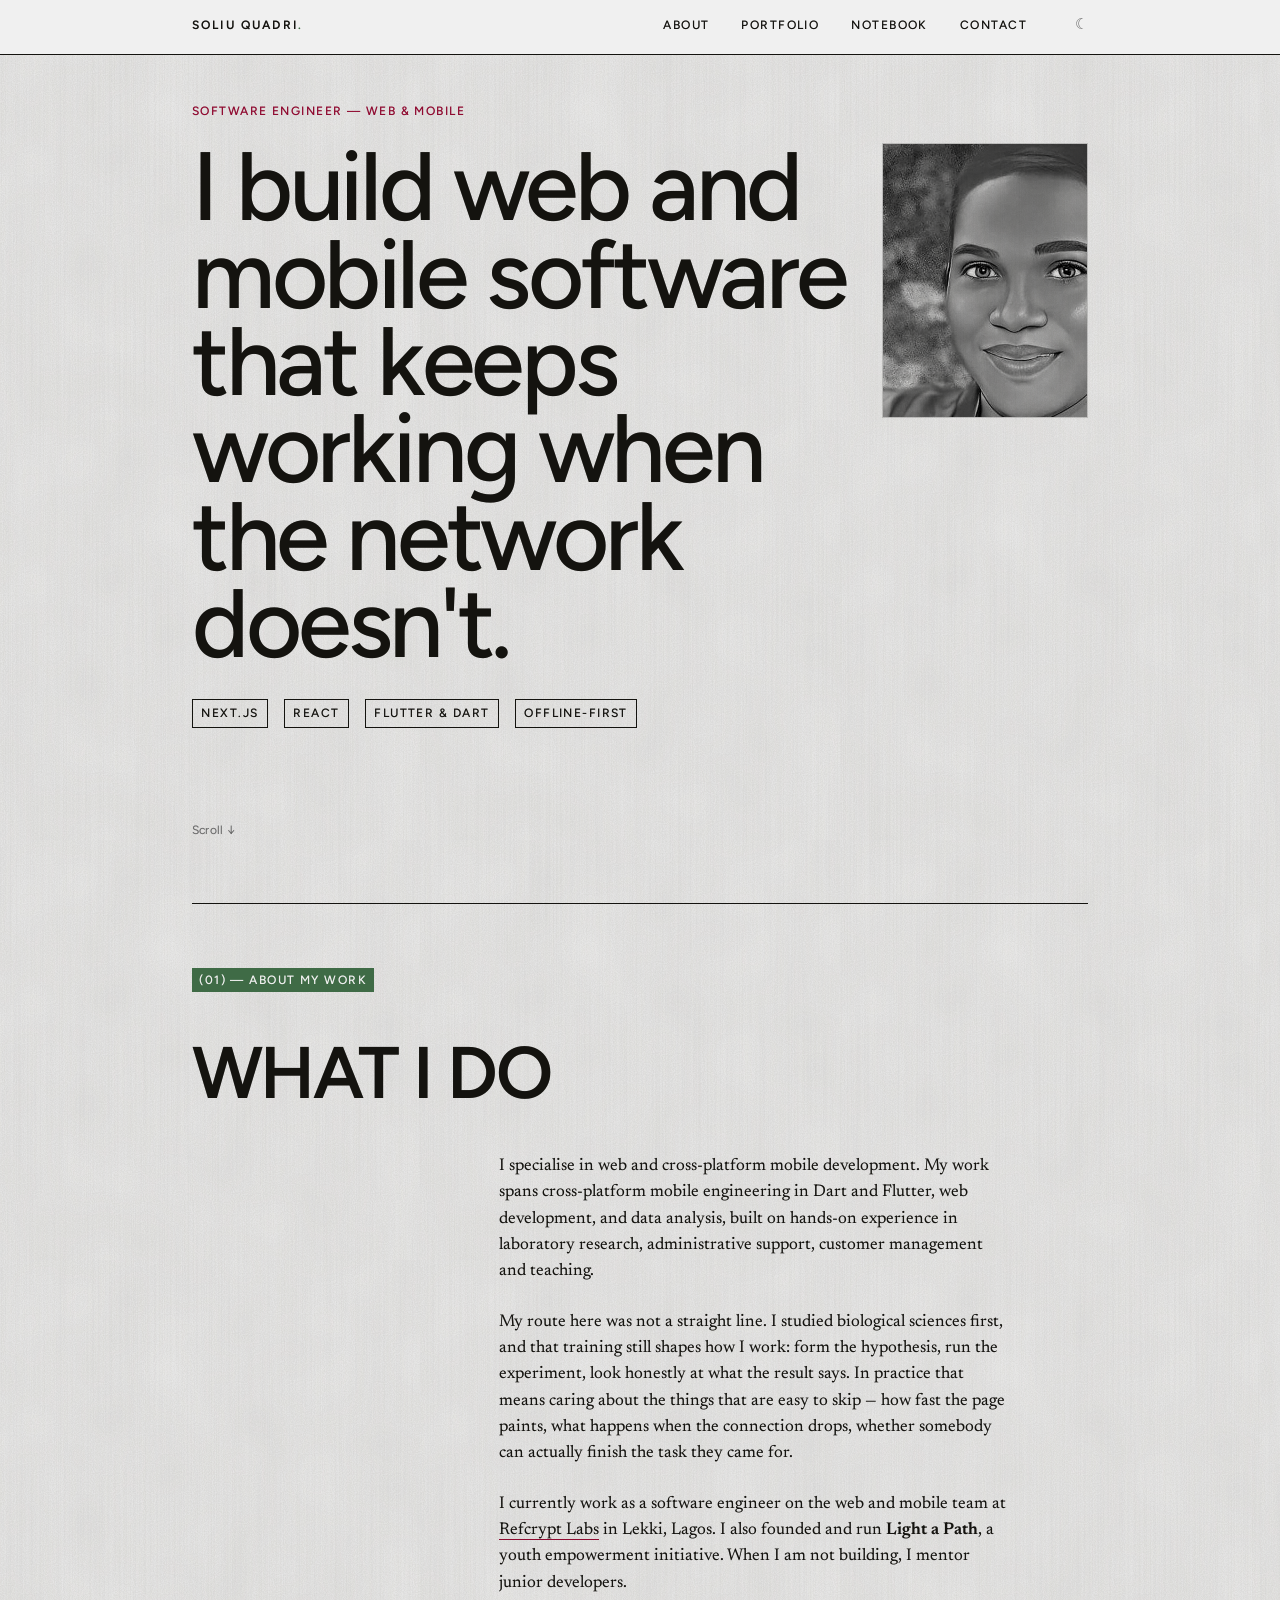
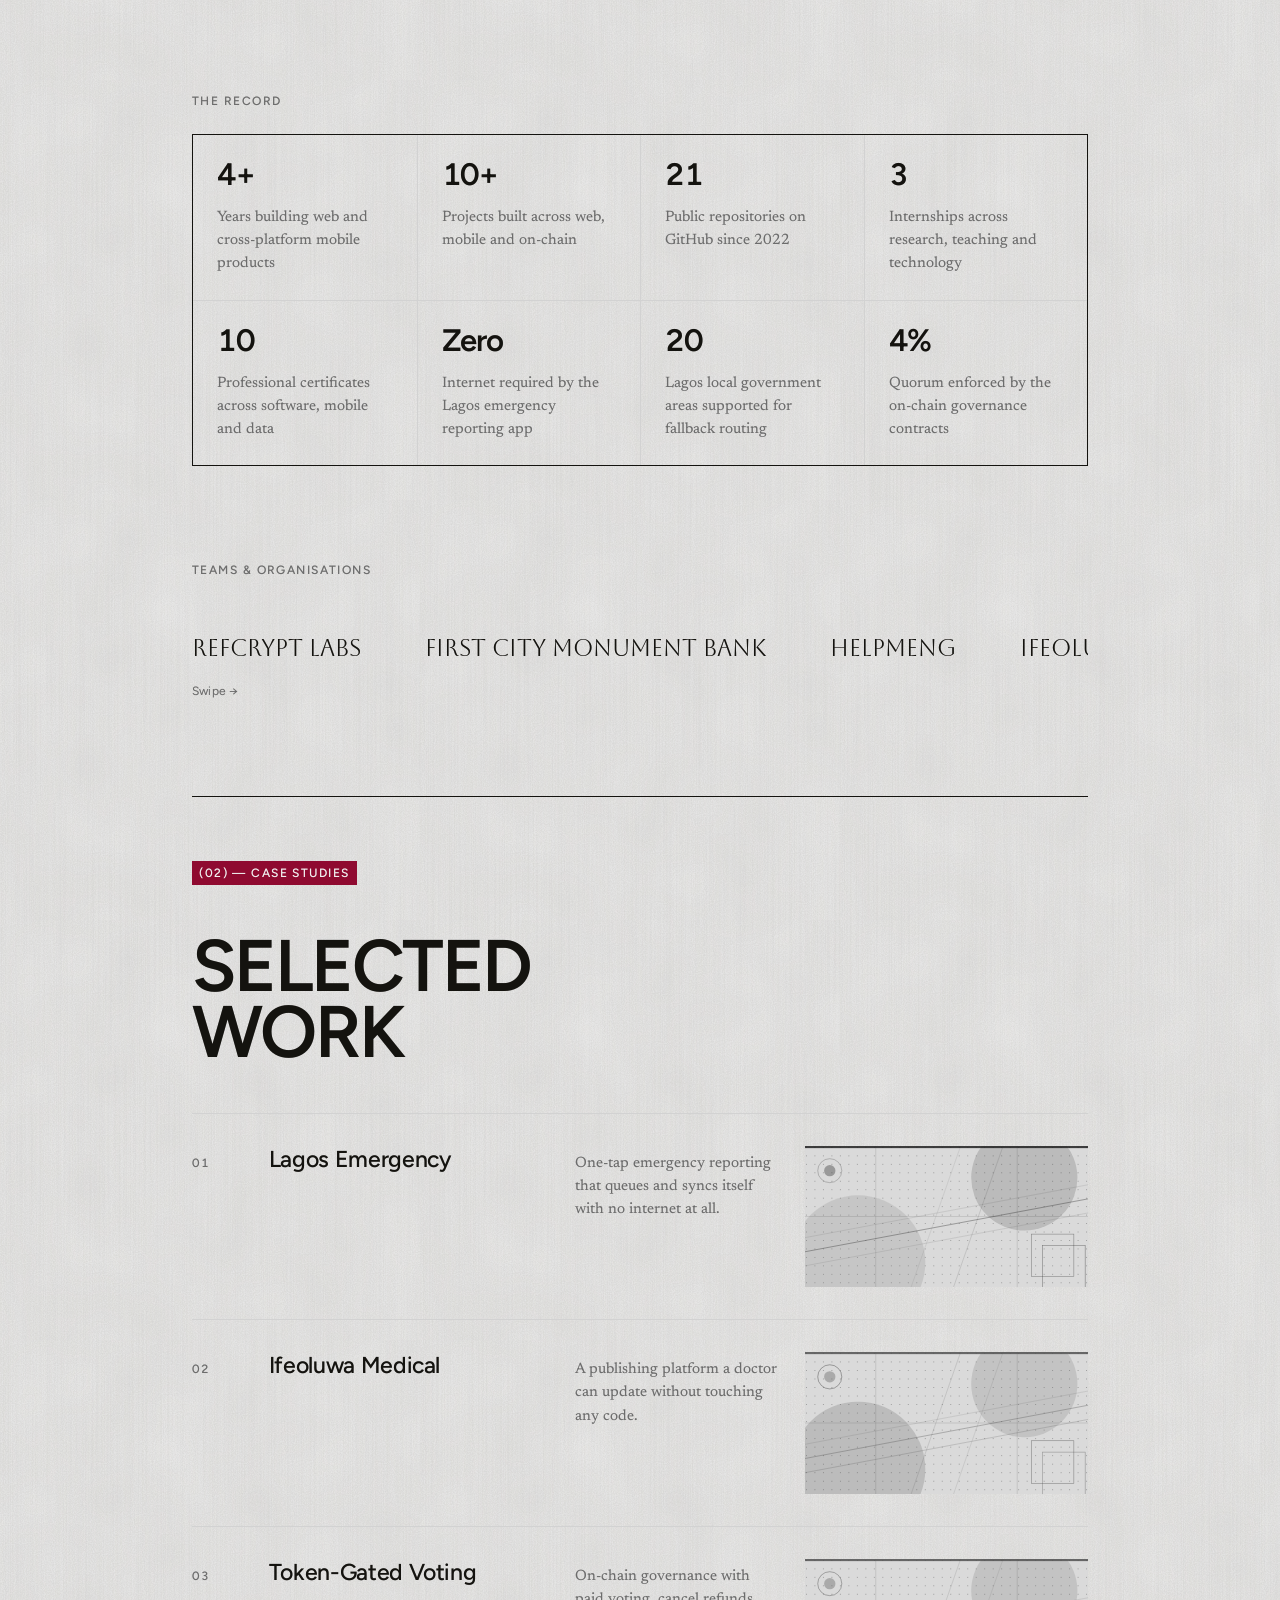
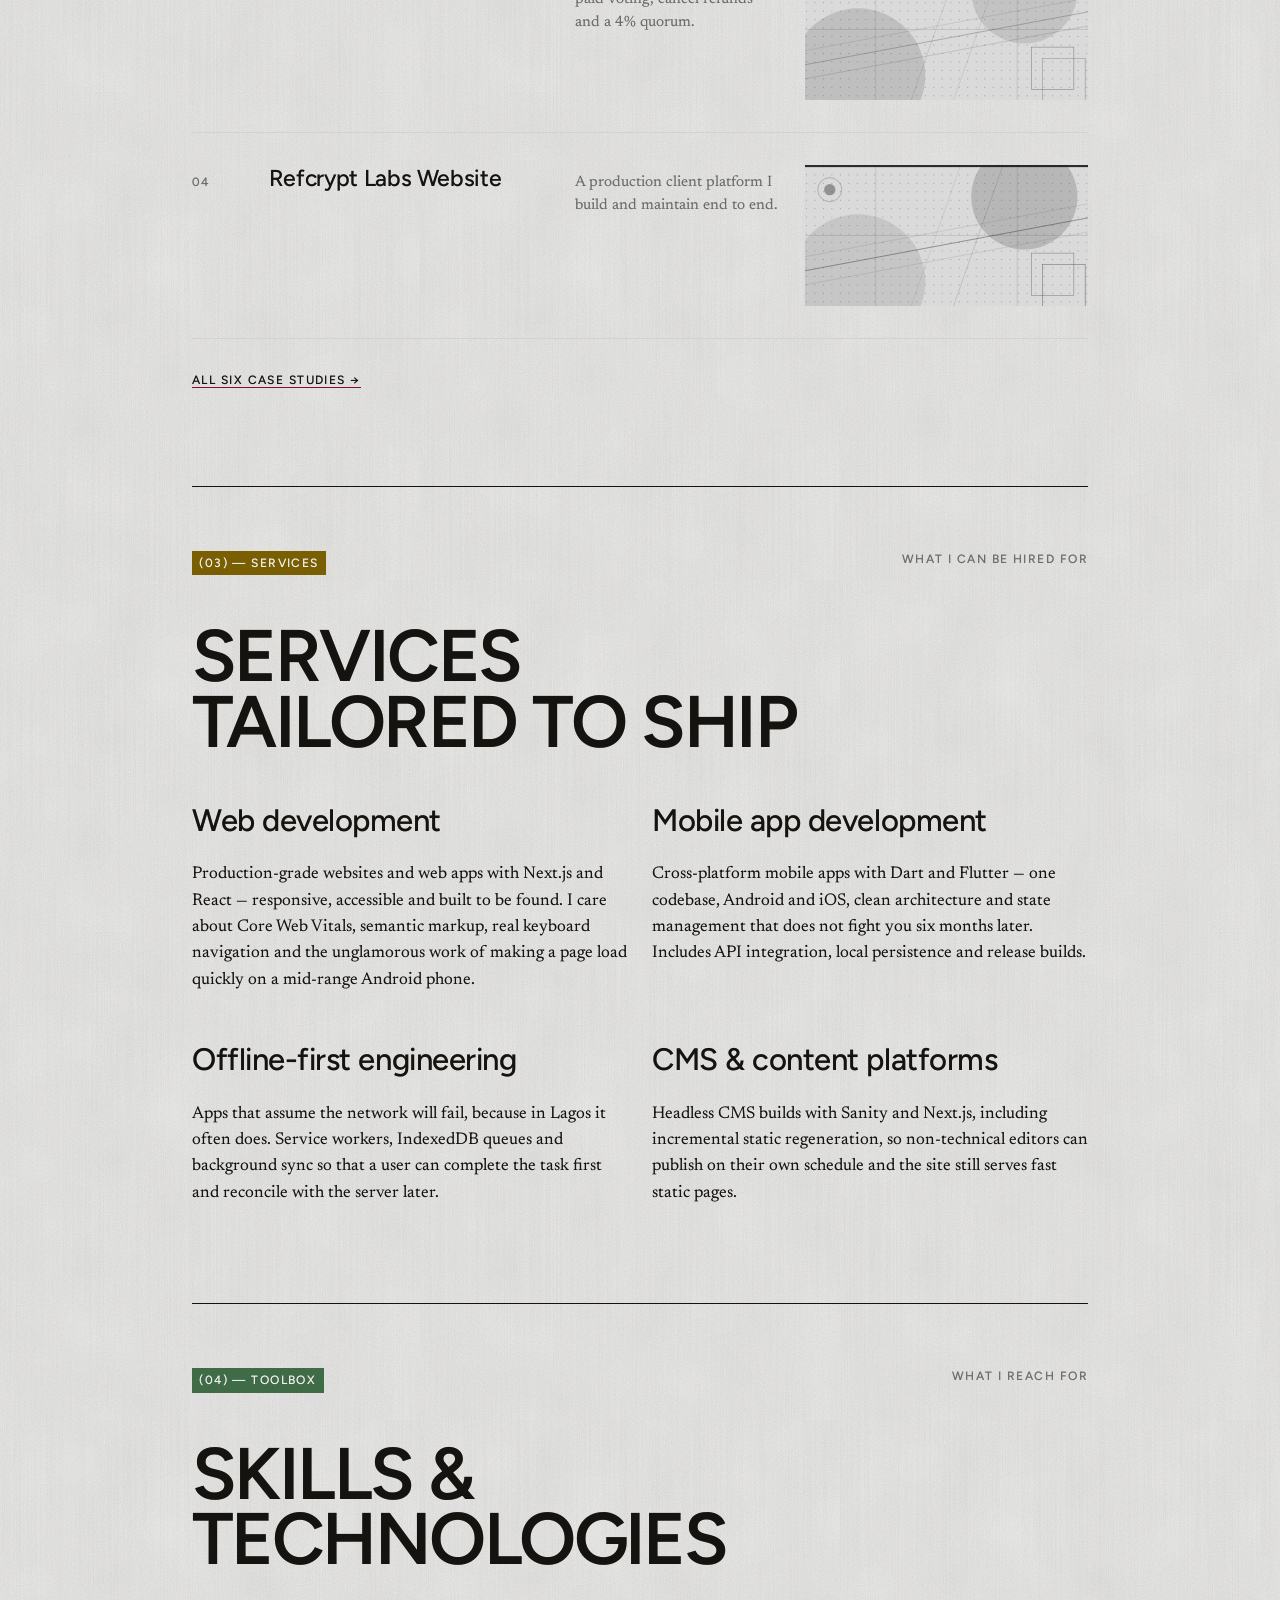
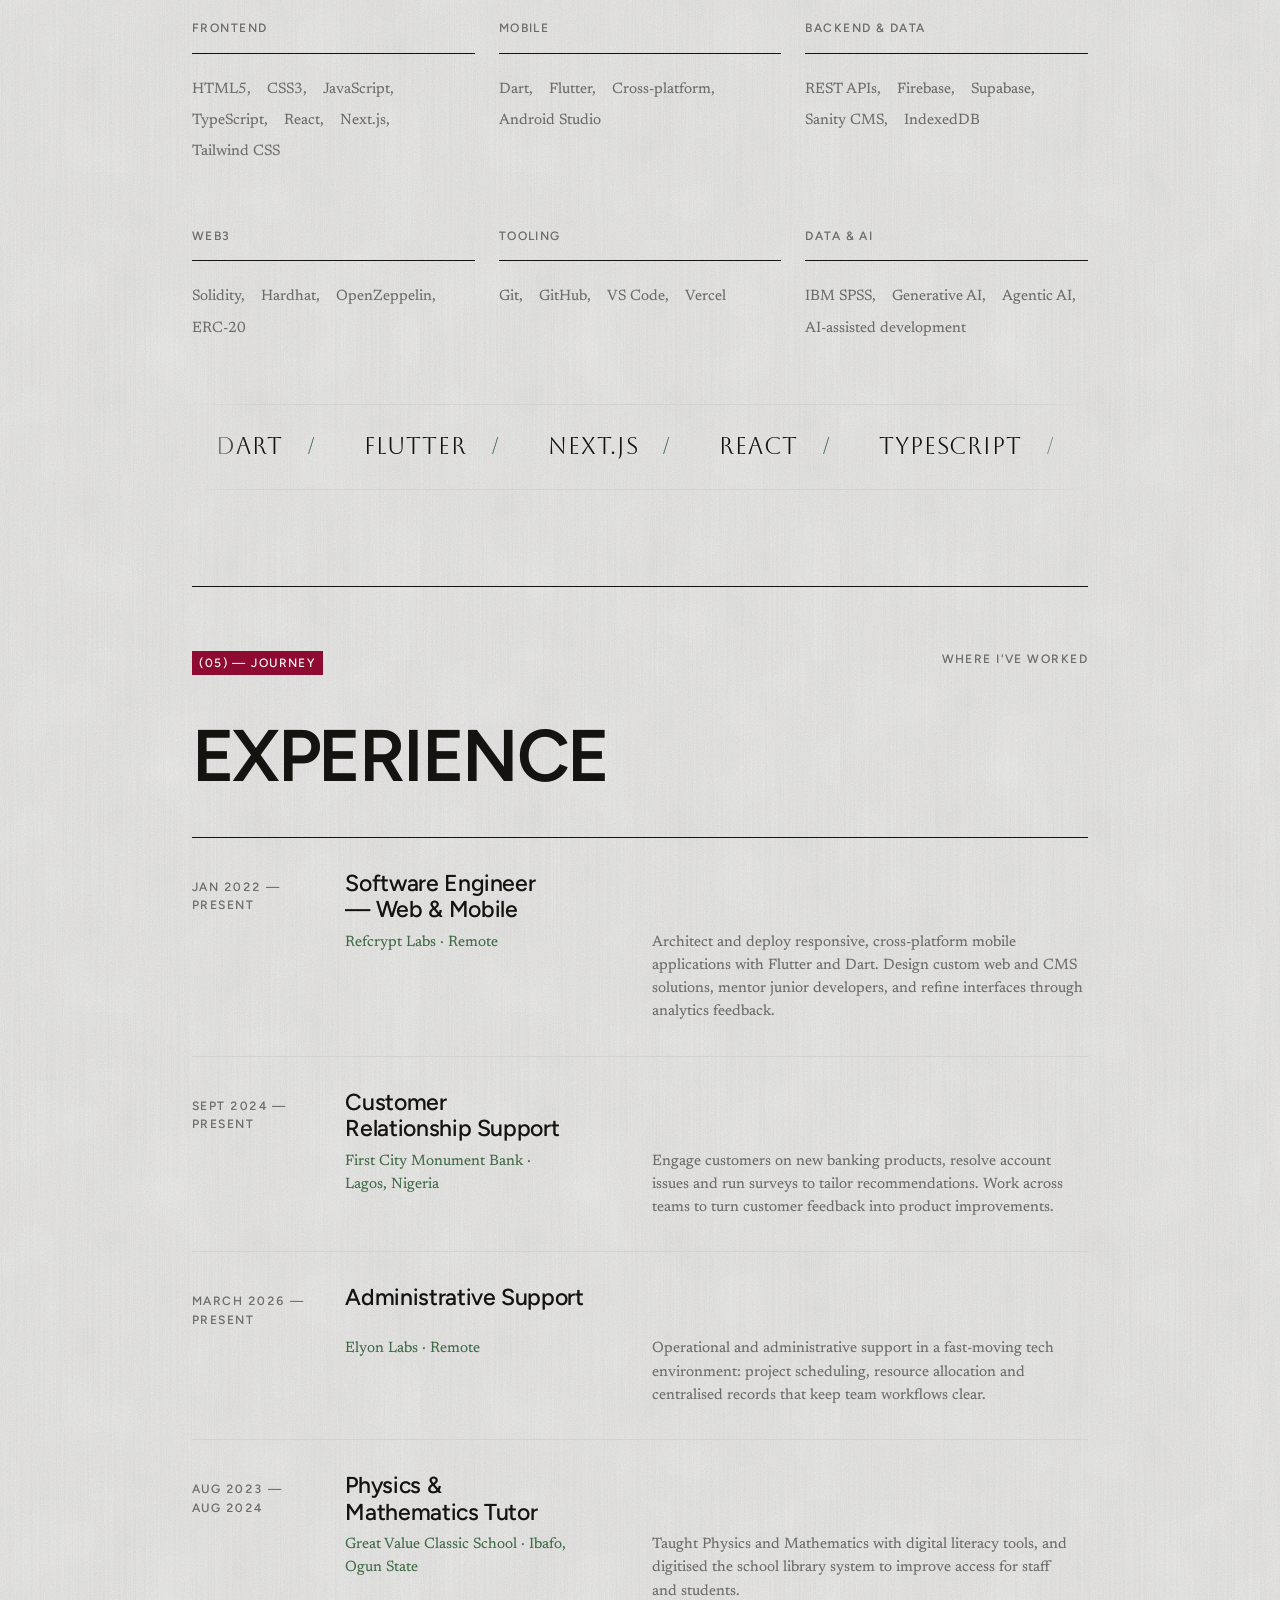
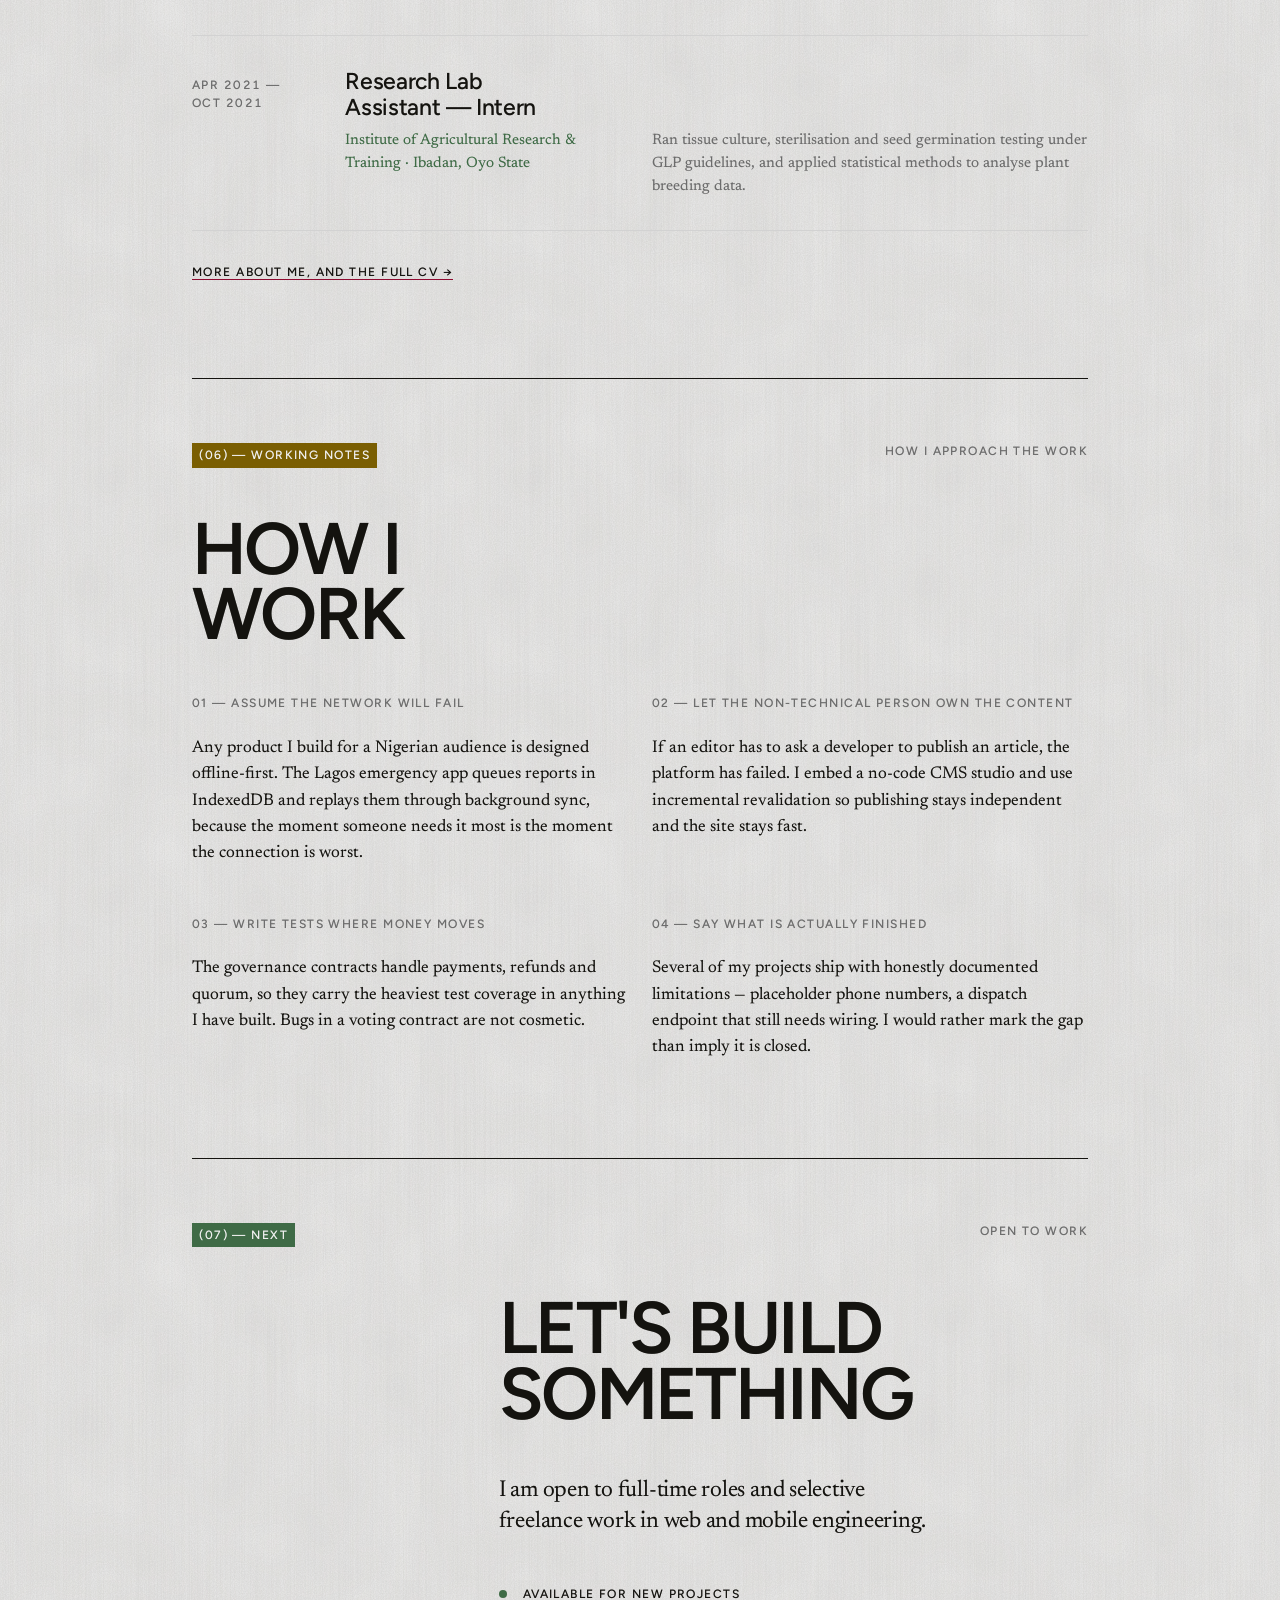
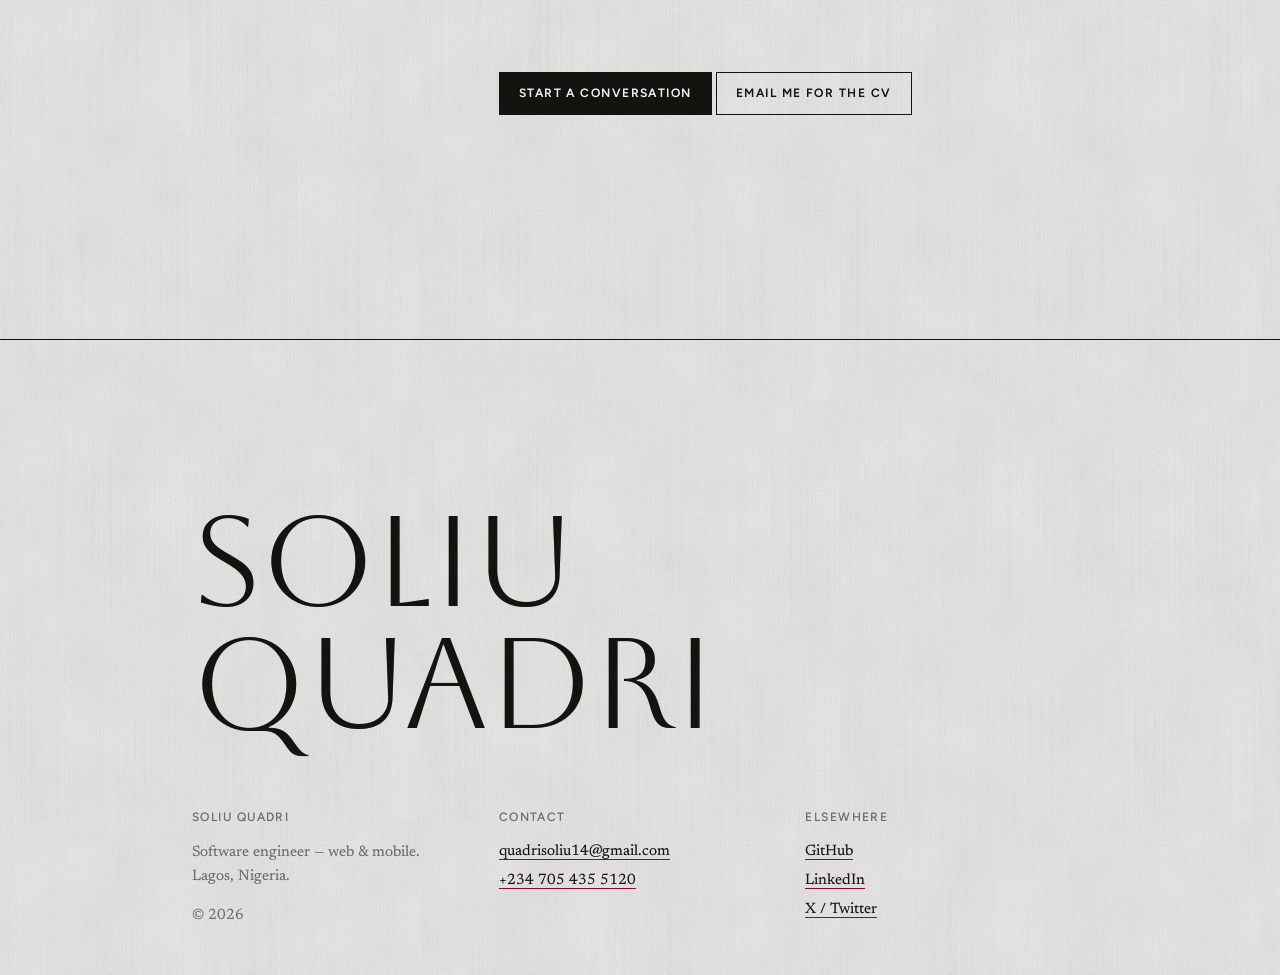
<file: index.html>
<!DOCTYPE html>
<html lang="en">
<head>
<meta charset="utf-8">
<meta name="viewport" content="width=device-width, initial-scale=1">
<title>Soliu Quadri — Software Engineer, Web &amp; Mobile</title>
<meta name="description" content="Soliu Quadri is a software engineer in Lagos building fast, accessible websites and cross-platform mobile apps with Next.js, React, Dart and Flutter.">
<meta name="author" content="Soliu Olawale Quadri">
<meta name="theme-color" content="#f0f0f0">

<meta property="og:site_name" content="Soliu Quadri">
<meta property="og:type" content="website">
<meta property="og:title" content="Soliu Quadri — Software Engineer, Web &amp; Mobile">
<meta property="og:description" content="Software engineer in Lagos building fast, accessible websites and cross-platform mobile apps.">
<meta property="og:image" content="assets/img/og-card.jpg">
<meta name="twitter:card" content="summary_large_image">
<meta name="twitter:creator" content="@Sulphate04">

<link rel="icon" href="data:image/svg+xml,%3Csvg xmlns='http://www.w3.org/2000/svg' viewBox='0 0 100 100'%3E%3Crect width='100' height='100' fill='%2314130f'/%3E%3Ctext x='50' y='68' font-family='Georgia,serif' font-size='54' fill='%23f0f0f0' text-anchor='middle'%3ESQ%3C/text%3E%3C/svg%3E">

<link rel="preconnect" href="https://fonts.googleapis.com">
<link rel="preconnect" href="https://fonts.gstatic.com" crossorigin>
<link rel="stylesheet" href="https://fonts.googleapis.com/css2?family=Aboreto&family=Figtree:wght@400;500;600&family=Newsreader:ital,opsz,wght@0,6..72,400;0,6..72,500;0,6..72,600;1,6..72,400&display=swap">
<link rel="stylesheet" href="assets/css/site.css">

<script>
(function(){try{var t=localStorage.getItem("sq-theme");if(t==="dark"||(!t&&window.matchMedia&&window.matchMedia("(prefers-color-scheme: dark)").matches)){document.documentElement.setAttribute("data-theme","dark");}}catch(e){}})();
</script>
</head>
<body>
<a class="skip-link" href="#main">Skip to content</a>

<div class="shell">

  <header class="masthead-bar">
    <div class="page">
      <div class="bar">
        <a href="index.html" class="wordmark">Soliu Quadri<span>.</span></a>
        <nav class="nav" aria-label="Primary">
          <a href="about.html" class="nav-item">About</a>
          <a href="portfolio.html" class="nav-item">Portfolio</a>
          <a href="notebook.html" class="nav-item">Notebook</a>
          <a href="contact.html" class="nav-item">Contact</a>
        </nav>
        <button type="button" class="theme-toggle" aria-label="Switch to dark mode" title="Switch to dark mode"><span aria-hidden="true">☾</span></button>
        <button class="burger" aria-expanded="false" aria-controls="drawer">
          <span class="sr-only">Open menu</span>
          <span class="bar-line" aria-hidden="true"></span>
          <span class="bar-line" aria-hidden="true"></span>
        </button>
      </div>
    </div>
  </header>

  <div id="drawer" class="drawer" inert aria-hidden="true">
    <div class="page">
      <a href="index.html" class="drawer-link">Home</a>
      <a href="about.html" class="drawer-link">About</a>
      <a href="portfolio.html" class="drawer-link">Portfolio</a>
      <a href="notebook.html" class="drawer-link">Notebook</a>
      <a href="contact.html" class="drawer-link">Contact</a>
    </div>
  </div>

  <main id="main">
    <div class="page">

      <!-- ================= hero ================= -->
      <section class="masthead">
        <p class="headnote label">Software engineer — web &amp; mobile</p>
        <div class="grid masthead-grid">
          <h1 class="c-9 statement">I build web and mobile software that keeps working when the network doesn't.</h1>
          <figure class="c-3 start-10 figure portrait">
            <img src="assets/img/profile-square.jpg" alt="Portrait of Soliu Quadri" width="510" height="510">
          </figure>
        </div>
        <p class="role-tags">
          <span class="role-tag">Next.js</span>
          <span class="role-tag">React</span>
          <span class="role-tag">Flutter &amp; Dart</span>
          <span class="role-tag">Offline-first</span>
        </p>
        <p class="caption scroll-cue">Scroll <span aria-hidden="true">↓</span></p>
      </section>

      <!-- ================= (01) about my work ================= -->
      <section class="section">
        <header class="section-head">
          <p class="label label-ink">(01) — About my work</p>
        </header>
        <h2 class="title section-title">What I do</h2>

        <div class="grid grid-rows">
          <div class="c-7 start-5 prose">
            <p>I specialise in web and cross-platform mobile development. My work spans cross-platform mobile engineering in Dart and Flutter, web development, and data analysis, built on hands-on experience in laboratory research, administrative support, customer management and teaching.</p>
            <p>My route here was not a straight line. I studied biological sciences first, and that training still shapes how I work: form the hypothesis, run the experiment, look honestly at what the result says. In practice that means caring about the things that are easy to skip — how fast the page paints, what happens when the connection drops, whether somebody can actually finish the task they came for.</p>
            <p>I currently work as a software engineer on the web and mobile team at <a href="https://refcryptlabs.com/" target="_blank" rel="noopener">Refcrypt Labs</a> in Lekki, Lagos. I also founded and run <strong>Light a Path</strong>, a youth empowerment initiative. When I am not building, I mentor junior developers.</p>
          </div>
        </div>

        <div class="record mt-12">
          <p class="label record-label mb-3">The record</p>
          <div class="data">
            <div class="data-row">
              <div class="data-figure">4+</div>
              <div class="data-label">Years building web and cross-platform mobile products</div>
            </div>
            <div class="data-row">
              <div class="data-figure">10+</div>
              <div class="data-label">Projects built across web, mobile and on-chain</div>
            </div>
            <div class="data-row">
              <div class="data-figure">21</div>
              <div class="data-label">Public repositories on GitHub since 2022</div>
            </div>
            <div class="data-row">
              <div class="data-figure">3</div>
              <div class="data-label">Internships across research, teaching and technology</div>
            </div>
            <div class="data-row record-extra">
              <div class="data-figure">10</div>
              <div class="data-label">Professional certificates across software, mobile and data</div>
            </div>
            <div class="data-row record-extra">
              <div class="data-figure">Zero</div>
              <div class="data-label">Internet required by the Lagos emergency reporting app</div>
            </div>
            <div class="data-row record-extra">
              <div class="data-figure">20</div>
              <div class="data-label">Lagos local government areas supported for fallback routing</div>
            </div>
            <div class="data-row record-extra">
              <div class="data-figure">4%</div>
              <div class="data-label">Quorum enforced by the on-chain governance contracts</div>
            </div>
          </div>
          <button type="button" class="record-toggle label" aria-expanded="false">Show 4 more</button>
        </div>

        <div class="clients">
          <p class="label">Teams &amp; organisations</p>
          <ul class="client-row" tabindex="0" role="group" aria-label="Teams and organisations — scrollable">
            <li class="client"><a class="client-mark" href="https://refcryptlabs.com/" target="_blank" rel="noopener">Refcrypt Labs</a></li>
            <li class="client"><a class="client-mark" href="https://www.fcmb.com/" target="_blank" rel="noopener">First City Monument Bank</a></li>
            <li class="client"><a class="client-mark" href="https://lagos-emergency-pwa.vercel.app/" target="_blank" rel="noopener">HelpmeNG</a></li>
            <li class="client"><a class="client-mark" href="https://ifeoluwa-medical-czhv.vercel.app/" target="_blank" rel="noopener">Ifeoluwa Medical</a></li>
            <li class="client"><a class="client-mark" href="https://github.com/OlawaleHub/kasdit" target="_blank" rel="noopener">Kasdit</a></li>
          </ul>
          <p class="caption client-hint">Swipe →</p>
        </div>
      </section>

      <!-- ================= (02) selected work ================= -->
      <section class="section">
        <header class="section-head">
          <p class="label label-ink">(02) — Case studies</p>
        </header>
        <h2 class="title section-title">Selected<br>work</h2>

        <div class="index">
          <a href="work/lagos-emergency.html" class="index-row">
            <span class="index-num">01</span>
            <span class="index-name">Lagos Emergency</span>
            <span class="index-desc">One-tap emergency reporting that queues and syncs itself with no internet at all.</span>
            <span class="case-thumb"><img src="assets/img/work/lagos-emergency.svg" alt="Abstract artwork for the Lagos Emergency project" loading="lazy" width="800" height="400"></span>
            <span class="index-arrow" aria-hidden="true">→</span>
          </a>
          <a href="work/ifeoluwa-medical.html" class="index-row">
            <span class="index-num">02</span>
            <span class="index-name">Ifeoluwa Medical</span>
            <span class="index-desc">A publishing platform a doctor can update without touching any code.</span>
            <span class="case-thumb"><img src="assets/img/work/ifeoluwa-medical.svg" alt="Abstract artwork for the Ifeoluwa Medical project" loading="lazy" width="800" height="400"></span>
            <span class="index-arrow" aria-hidden="true">→</span>
          </a>
          <a href="work/token-gated-voting.html" class="index-row">
            <span class="index-num">03</span>
            <span class="index-name">Token-Gated Voting</span>
            <span class="index-desc">On-chain governance with paid voting, cancel refunds and a 4% quorum.</span>
            <span class="case-thumb"><img src="assets/img/work/token-gated-voting.svg" alt="Abstract artwork for the token-gated voting project" loading="lazy" width="800" height="400"></span>
            <span class="index-arrow" aria-hidden="true">→</span>
          </a>
          <a href="work/refcrypt-labs.html" class="index-row">
            <span class="index-num">04</span>
            <span class="index-name">Refcrypt Labs Website</span>
            <span class="index-desc">A production client platform I build and maintain end to end.</span>
            <span class="case-thumb"><img src="assets/img/work/refcrypt-labs.svg" alt="Abstract artwork for the Refcrypt Labs website" loading="lazy" width="800" height="400"></span>
            <span class="index-arrow" aria-hidden="true">→</span>
          </a>
        </div>

        <p class="more"><a href="portfolio.html" class="link">All six case studies →</a></p>
      </section>

      <!-- ================= (03) services ================= -->
      <section class="section">
        <header class="section-head">
          <p class="label label-ink">(03) — Services</p>
          <p class="label">What I can be hired for</p>
        </header>
        <h2 class="title section-title">Services<br>tailored to ship</h2>

        <div class="grid grid-rows">
          <div class="c-6">
            <h3 class="subtitle">Web development</h3>
            <p class="prose mt-3">Production-grade websites and web apps with Next.js and React — responsive, accessible and built to be found. I care about Core Web Vitals, semantic markup, real keyboard navigation and the unglamorous work of making a page load quickly on a mid-range Android phone.</p>
          </div>
          <div class="c-6">
            <h3 class="subtitle">Mobile app development</h3>
            <p class="prose mt-3">Cross-platform mobile apps with Dart and Flutter — one codebase, Android and iOS, clean architecture and state management that does not fight you six months later. Includes API integration, local persistence and release builds.</p>
          </div>
          <div class="c-6">
            <h3 class="subtitle">Offline-first engineering</h3>
            <p class="prose mt-3">Apps that assume the network will fail, because in Lagos it often does. Service workers, IndexedDB queues and background sync so that a user can complete the task first and reconcile with the server later.</p>
          </div>
          <div class="c-6">
            <h3 class="subtitle">CMS &amp; content platforms</h3>
            <p class="prose mt-3">Headless CMS builds with Sanity and Next.js, including incremental static regeneration, so non-technical editors can publish on their own schedule and the site still serves fast static pages.</p>
          </div>
        </div>
      </section>

      <!-- ================= (04) skills ================= -->
      <section class="section">
        <header class="section-head">
          <p class="label label-ink">(04) — Toolbox</p>
          <p class="label">What I reach for</p>
        </header>
        <h2 class="title section-title">Skills &amp;<br>technologies</h2>

        <div class="skill-groups">
          <div>
            <p class="label skill-head">Frontend</p>
            <ul class="skill-list">
              <li>HTML5</li><li>CSS3</li><li>JavaScript</li><li>TypeScript</li>
              <li>React</li><li>Next.js</li><li>Tailwind CSS</li>
            </ul>
          </div>
          <div>
            <p class="label skill-head">Mobile</p>
            <ul class="skill-list">
              <li>Dart</li><li>Flutter</li><li>Cross-platform</li><li>Android Studio</li>
            </ul>
          </div>
          <div>
            <p class="label skill-head">Backend &amp; data</p>
            <ul class="skill-list">
              <li>REST APIs</li><li>Firebase</li><li>Supabase</li><li>Sanity CMS</li><li>IndexedDB</li>
            </ul>
          </div>
          <div>
            <p class="label skill-head">Web3</p>
            <ul class="skill-list">
              <li>Solidity</li><li>Hardhat</li><li>OpenZeppelin</li><li>ERC-20</li>
            </ul>
          </div>
          <div>
            <p class="label skill-head">Tooling</p>
            <ul class="skill-list">
              <li>Git</li><li>GitHub</li><li>VS Code</li><li>Vercel</li>
            </ul>
          </div>
          <div>
            <p class="label skill-head">Data &amp; AI</p>
            <ul class="skill-list">
              <li>IBM SPSS</li><li>Generative AI</li><li>Agentic AI</li><li>AI-assisted development</li>
            </ul>
          </div>
        </div>

        <div class="marquee" aria-hidden="true">
          <div class="marquee-track">
            <span class="marquee-item">Dart</span><span class="marquee-item">Flutter</span><span class="marquee-item">Next.js</span><span class="marquee-item">React</span><span class="marquee-item">TypeScript</span><span class="marquee-item">JavaScript</span><span class="marquee-item">Firebase</span><span class="marquee-item">REST APIs</span><span class="marquee-item">Solidity</span><span class="marquee-item">Git</span>
            <span class="marquee-item">Dart</span><span class="marquee-item">Flutter</span><span class="marquee-item">Next.js</span><span class="marquee-item">React</span><span class="marquee-item">TypeScript</span><span class="marquee-item">JavaScript</span><span class="marquee-item">Firebase</span><span class="marquee-item">REST APIs</span><span class="marquee-item">Solidity</span><span class="marquee-item">Git</span>
          </div>
        </div>
      </section>

      <!-- ================= (05) experience ================= -->
      <section class="section">
        <header class="section-head">
          <p class="label label-ink">(05) — Journey</p>
          <p class="label">Where I've worked</p>
        </header>
        <h2 class="title section-title">Experience</h2>

        <div class="timeline">
          <article class="timeline-row">
            <p class="timeline-date">Jan 2022 — Present</p>
            <h3 class="timeline-role">Software Engineer — Web &amp; Mobile</h3>
            <p class="timeline-org">Refcrypt Labs · Remote</p>
            <p class="timeline-body">Architect and deploy responsive, cross-platform mobile applications with Flutter and Dart. Design custom web and CMS solutions, mentor junior developers, and refine interfaces through analytics feedback.</p>
          </article>
          <article class="timeline-row">
            <p class="timeline-date">Sept 2024 — Present</p>
            <h3 class="timeline-role">Customer Relationship Support</h3>
            <p class="timeline-org">First City Monument Bank · Lagos, Nigeria</p>
            <p class="timeline-body">Engage customers on new banking products, resolve account issues and run surveys to tailor recommendations. Work across teams to turn customer feedback into product improvements.</p>
          </article>
          <article class="timeline-row">
            <p class="timeline-date">March 2026 — Present</p>
            <h3 class="timeline-role">Administrative Support</h3>
            <p class="timeline-org">Elyon Labs · Remote</p>
            <p class="timeline-body">Operational and administrative support in a fast-moving tech environment: project scheduling, resource allocation and centralised records that keep team workflows clear.</p>
          </article>
          <article class="timeline-row">
            <p class="timeline-date">Aug 2023 — Aug 2024</p>
            <h3 class="timeline-role">Physics &amp; Mathematics Tutor</h3>
            <p class="timeline-org">Great Value Classic School · Ibafo, Ogun State</p>
            <p class="timeline-body">Taught Physics and Mathematics with digital literacy tools, and digitised the school library system to improve access for staff and students.</p>
          </article>
          <article class="timeline-row">
            <p class="timeline-date">Apr 2021 — Oct 2021</p>
            <h3 class="timeline-role">Research Lab Assistant — Intern</h3>
            <p class="timeline-org">Institute of Agricultural Research &amp; Training · Ibadan, Oyo State</p>
            <p class="timeline-body">Ran tissue culture, sterilisation and seed germination testing under GLP guidelines, and applied statistical methods to analyse plant breeding data.</p>
          </article>
        </div>

        <p class="more"><a href="about.html" class="link">More about me, and the full CV →</a></p>
      </section>

      <!-- ================= (06) working notes ================= -->
      <section class="section">
        <header class="section-head">
          <p class="label label-ink">(06) — Working notes</p>
          <p class="label">How I approach the work</p>
        </header>
        <h2 class="title section-title">How I<br>work</h2>

        <div class="grid grid-rows">
          <div class="c-6">
            <p class="label mb-3">01 — Assume the network will fail</p>
            <p class="prose">Any product I build for a Nigerian audience is designed offline-first. The Lagos emergency app queues reports in IndexedDB and replays them through background sync, because the moment someone needs it most is the moment the connection is worst.</p>
          </div>
          <div class="c-6">
            <p class="label mb-3">02 — Let the non-technical person own the content</p>
            <p class="prose">If an editor has to ask a developer to publish an article, the platform has failed. I embed a no-code CMS studio and use incremental revalidation so publishing stays independent and the site stays fast.</p>
          </div>
          <div class="c-6">
            <p class="label mb-3">03 — Write tests where money moves</p>
            <p class="prose">The governance contracts handle payments, refunds and quorum, so they carry the heaviest test coverage in anything I have built. Bugs in a voting contract are not cosmetic.</p>
          </div>
          <div class="c-6">
            <p class="label mb-3">04 — Say what is actually finished</p>
            <p class="prose">Several of my projects ship with honestly documented limitations — placeholder phone numbers, a dispatch endpoint that still needs wiring. I would rather mark the gap than imply it is closed.</p>
          </div>
        </div>
      </section>

      <!-- ================= (07) contact ================= -->
      <section class="section">
        <header class="section-head">
          <p class="label label-ink">(07) — Next</p>
          <p class="label">Open to work</p>
        </header>
        <div class="grid grid-rows">
          <div class="c-7 start-5">
            <h2 class="title">Let's build<br>something</h2>
            <p class="lead mt-6">I am open to full-time roles and selective freelance work in web and mobile engineering.</p>
            <p class="available mt-6"><span class="dot" aria-hidden="true"></span> Available for new projects</p>
            <p class="mt-8">
              <a class="btn" href="contact.html">Start a conversation</a>
              <a class="btn btn-ghost" href="mailto:quadrisoliu14@gmail.com?subject=CV%20request">Email me for the CV</a>
            </p>
          </div>
        </div>
      </section>

    </div>
  </main>

  <footer class="colophon">
    <div class="page">
      <p class="signoff">Soliu Quadri</p>
      <div class="grid mt-8">
        <div class="c-4">
          <p class="label">Soliu Quadri</p>
          <p class="colophon-note">Software engineer — web &amp; mobile. Lagos, Nigeria.</p>
          <p class="colophon-note">© <span data-year>2026</span></p>
        </div>
        <div class="c-4">
          <p class="label">Contact</p>
          <ul class="colophon-list">
            <li><a class="link" href="mailto:quadrisoliu14@gmail.com">quadrisoliu14@gmail.com</a></li>
            <li><a class="link" href="tel:+2347054355120">+234 705 435 5120</a></li>
          </ul>
        </div>
        <div class="c-4">
          <p class="label">Elsewhere</p>
          <ul class="colophon-list">
            <li><a class="link" href="https://github.com/OlawaleHub" target="_blank" rel="noopener">GitHub</a></li>
            <li><a class="link" href="https://www.linkedin.com/in/quadri-soliu-9448bb1a6" target="_blank" rel="noopener">LinkedIn</a></li>
            <li><a class="link" href="https://twitter.com/Sulphate04" target="_blank" rel="noopener">X / Twitter</a></li>
          </ul>
        </div>
      </div>
    </div>
  </footer>
</div>

<script src="assets/js/site.js" defer></script>
</body>
</html>
</file>
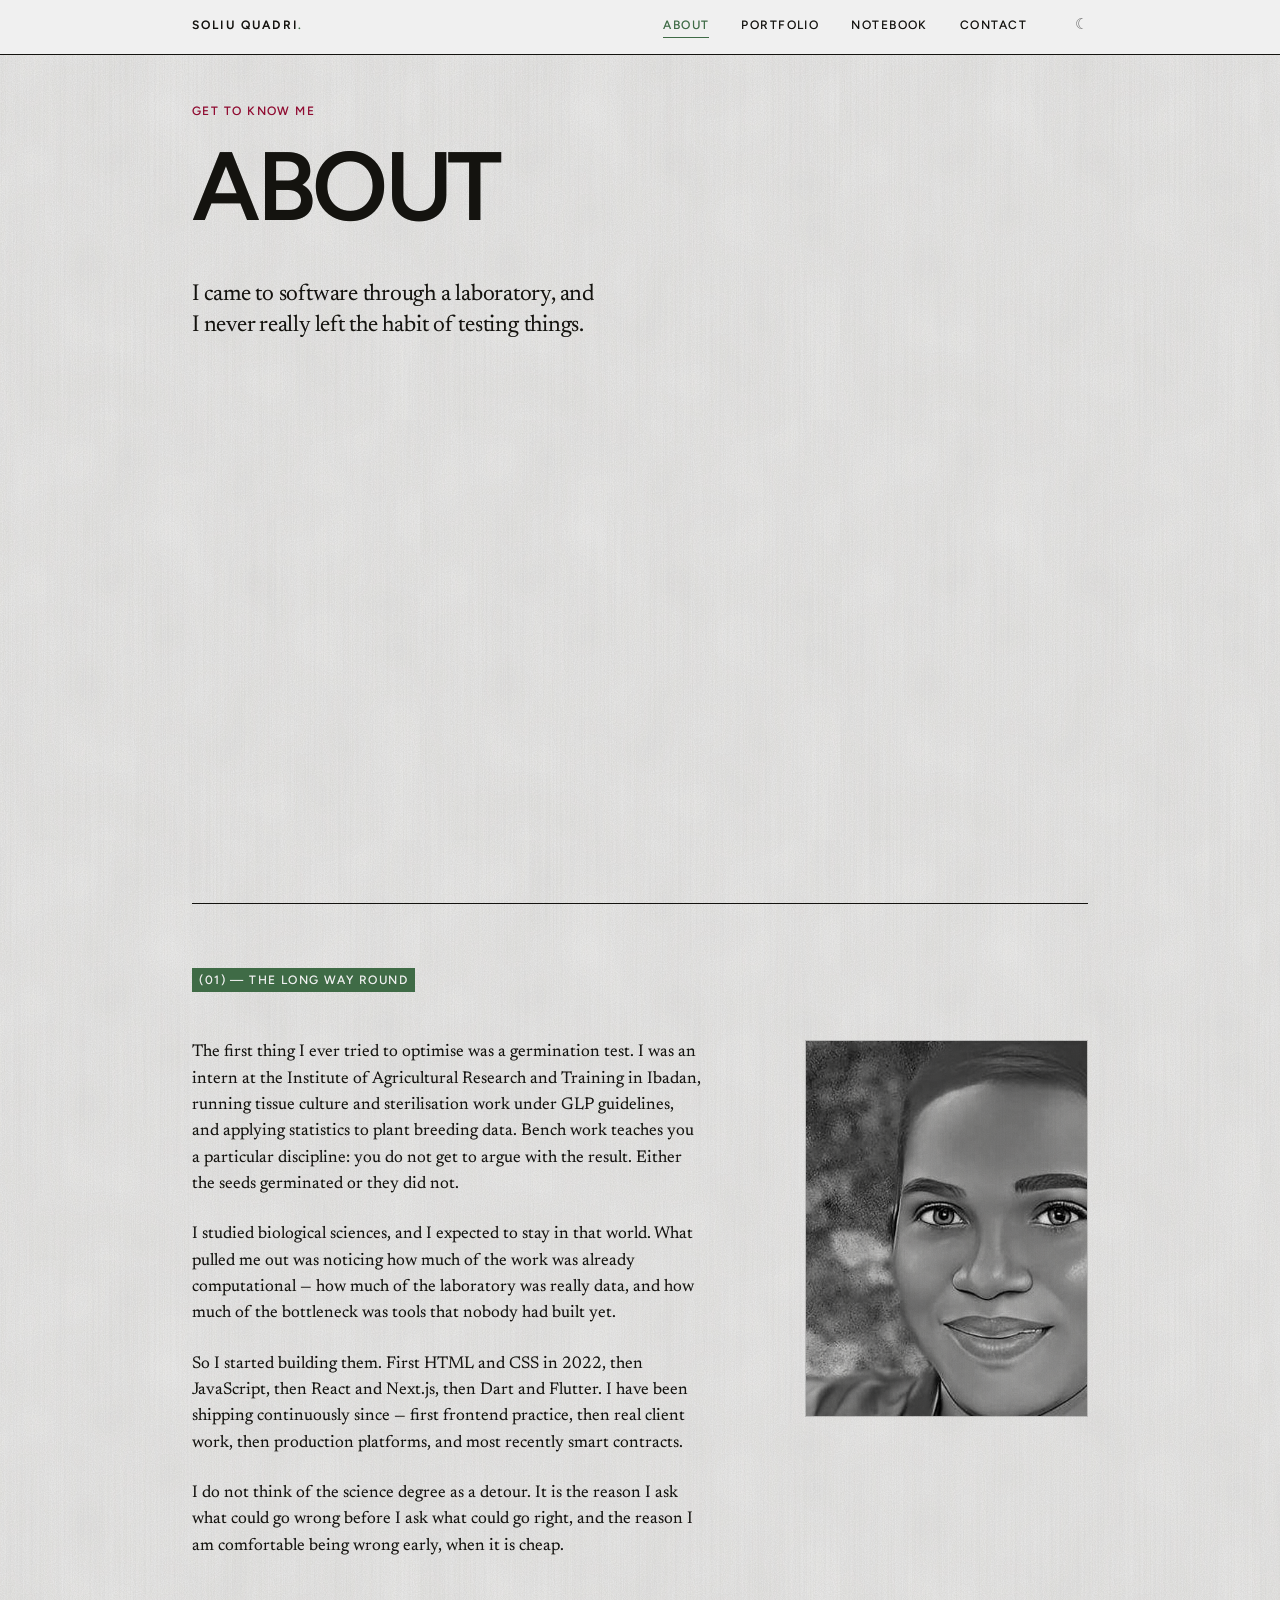
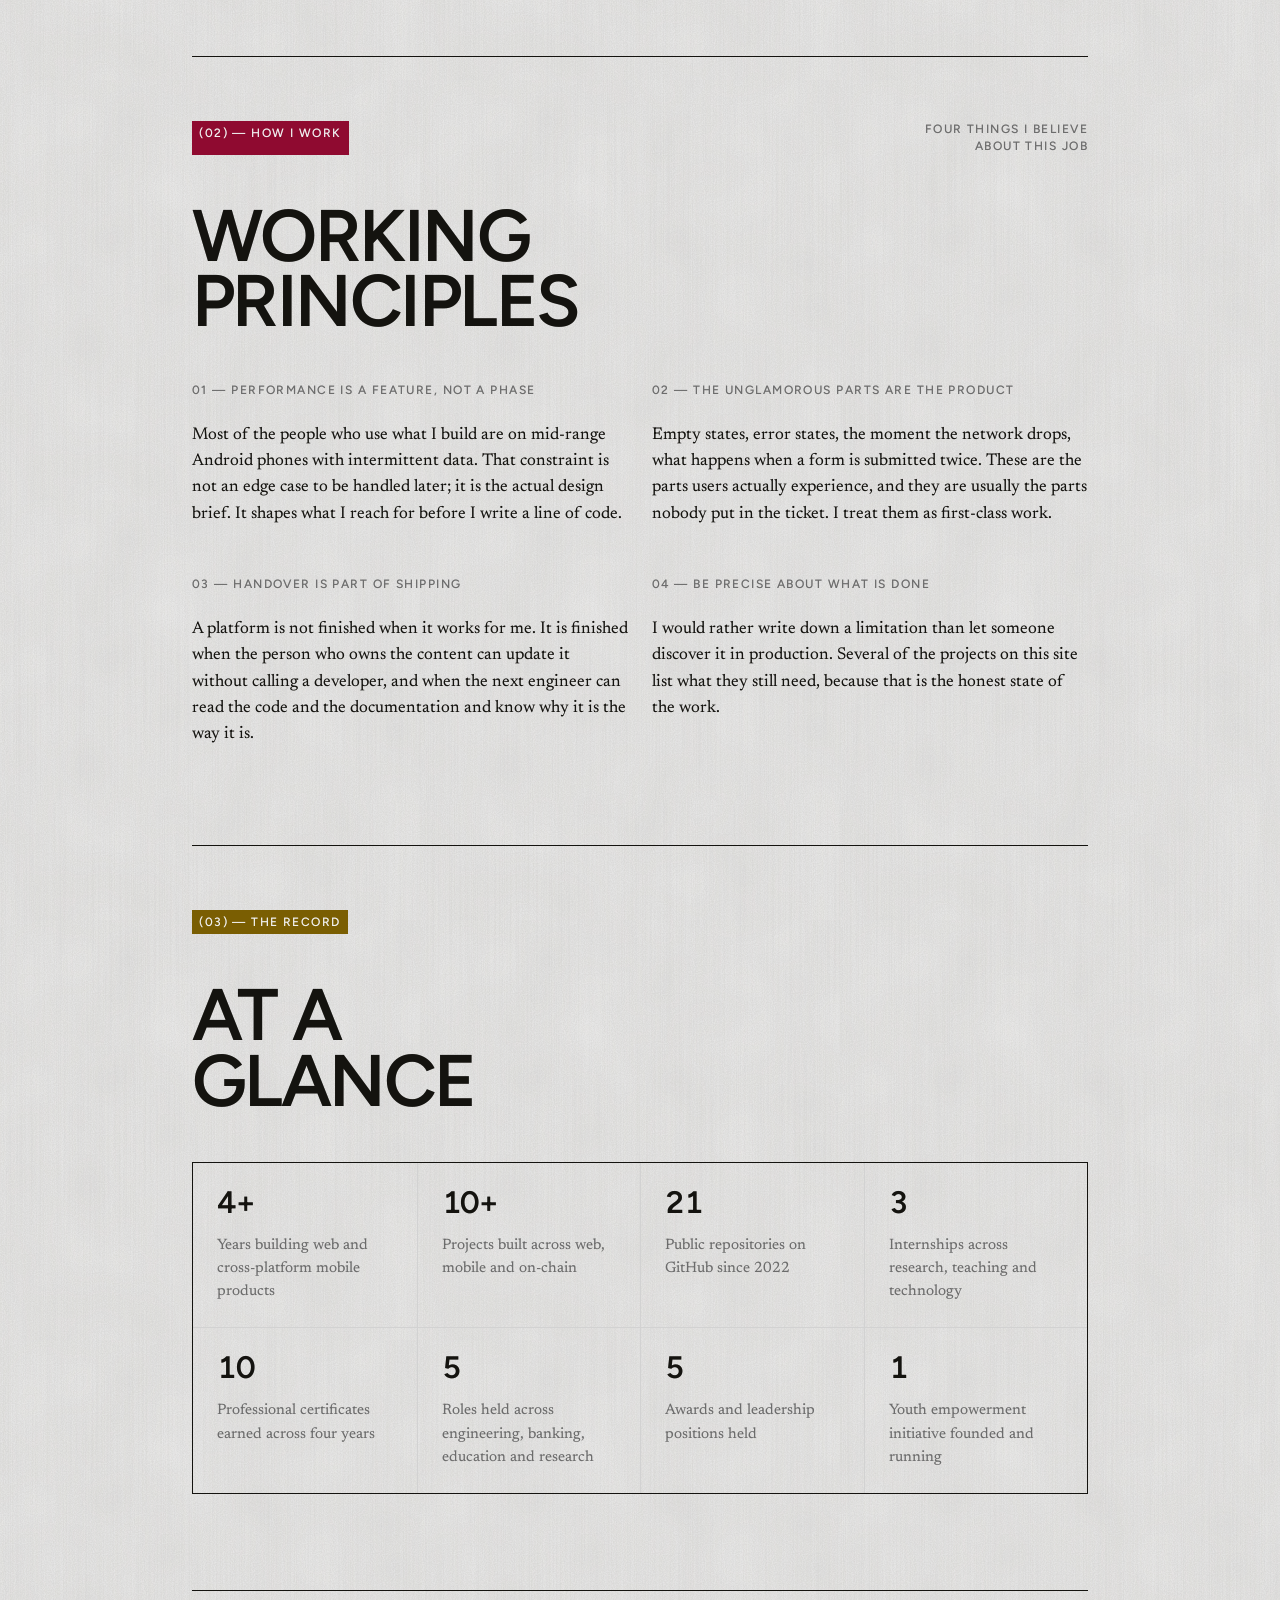
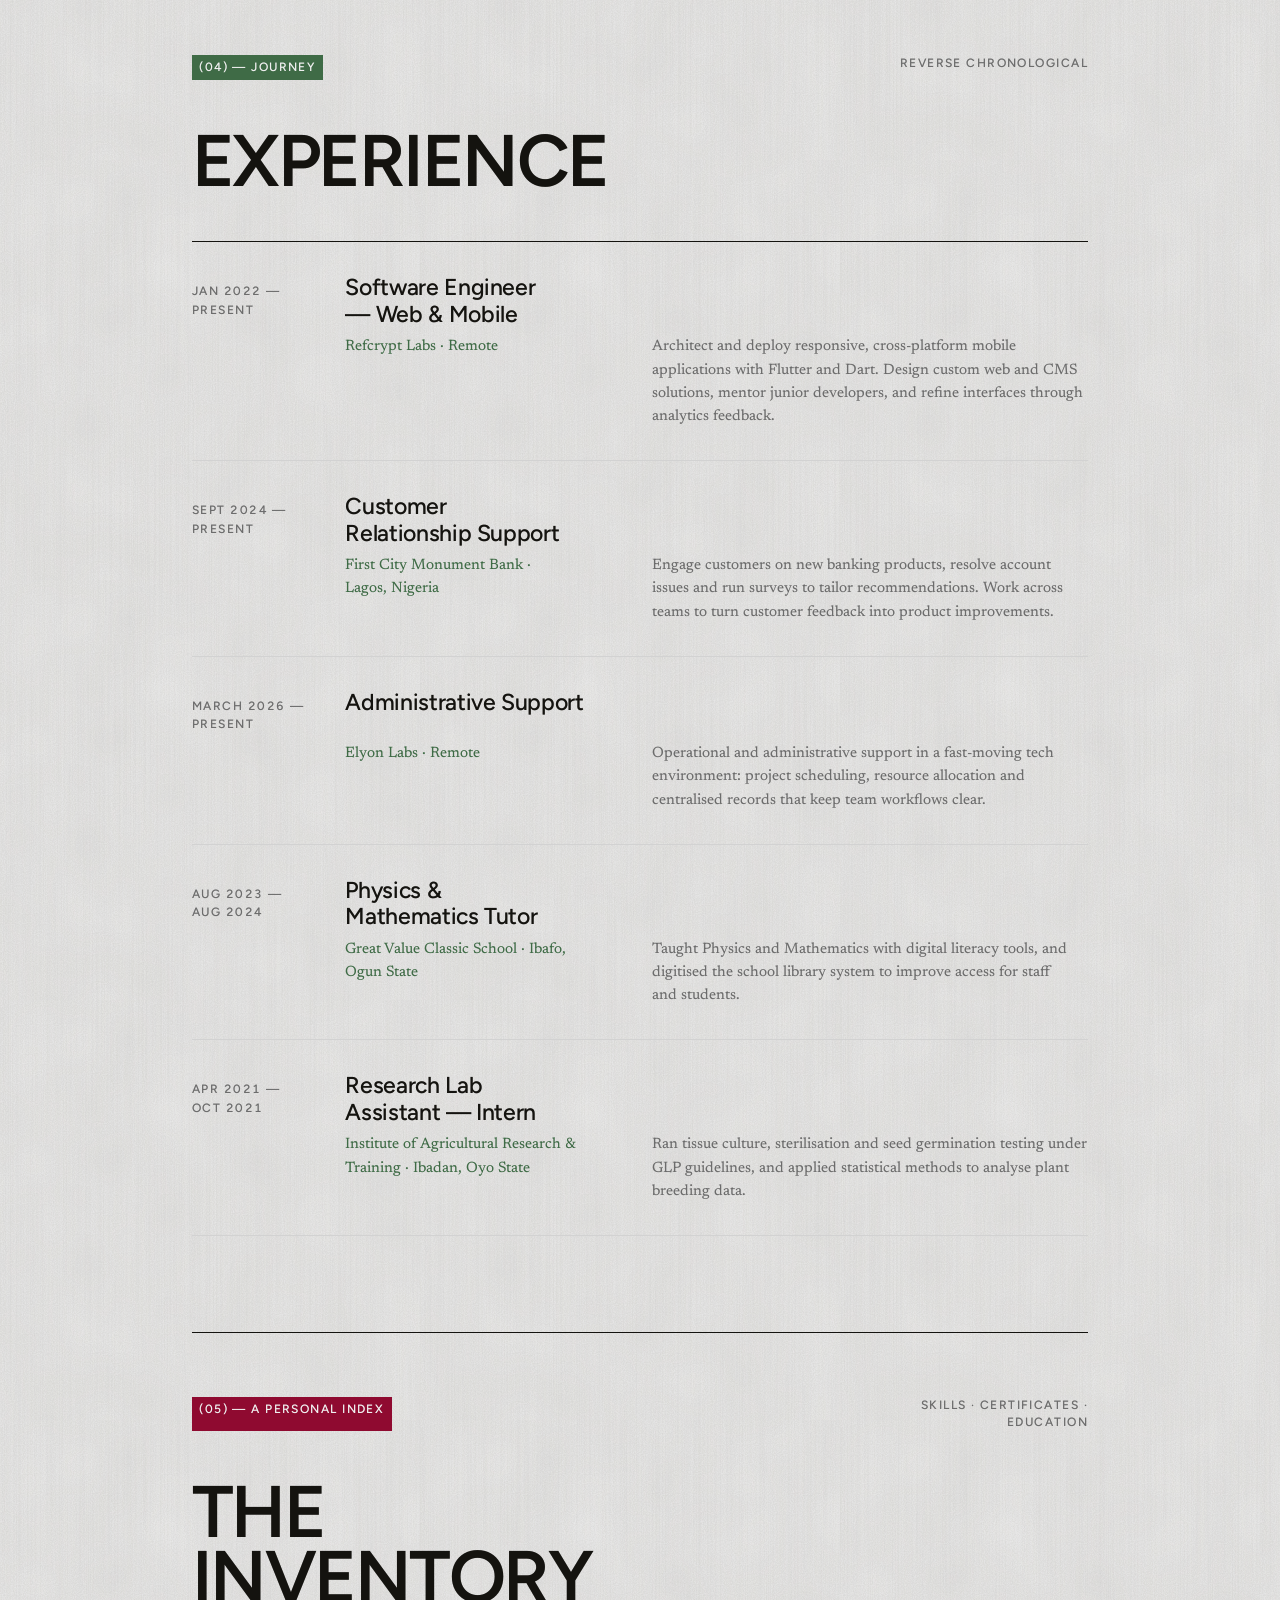
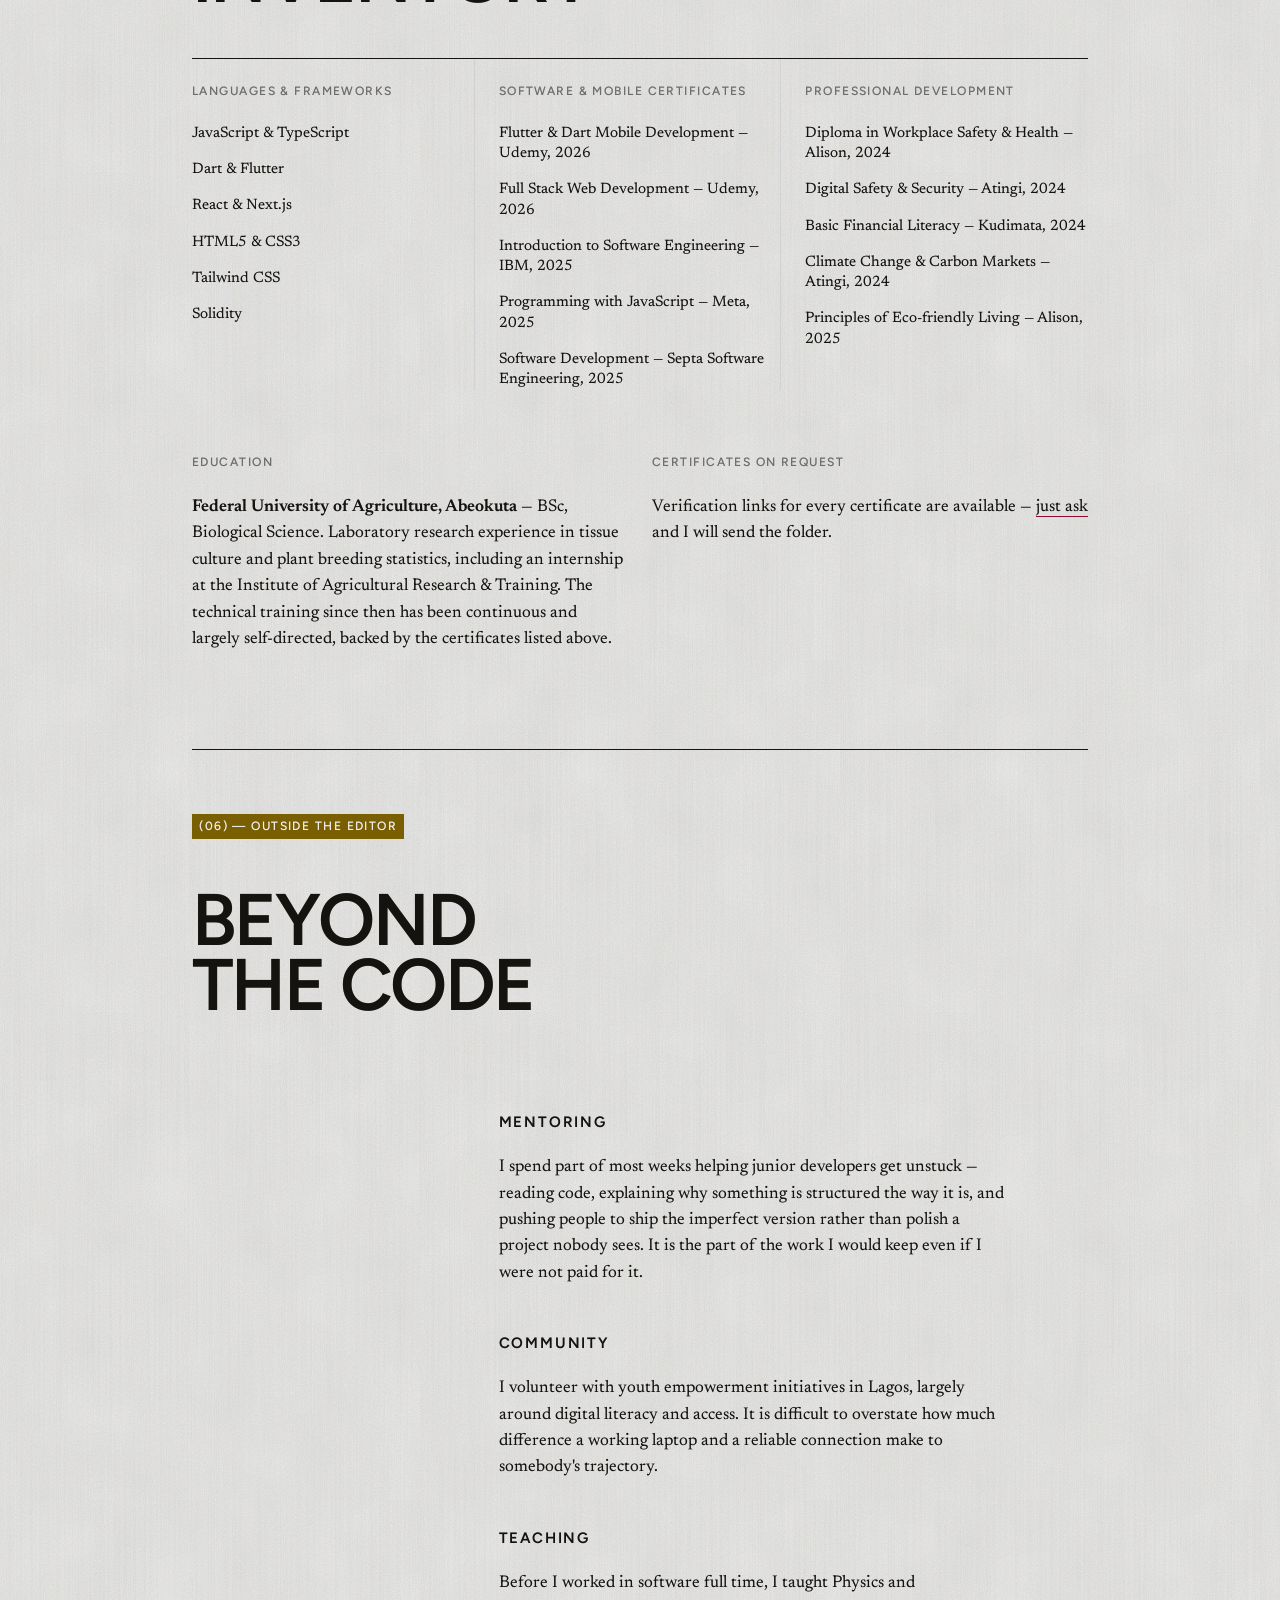
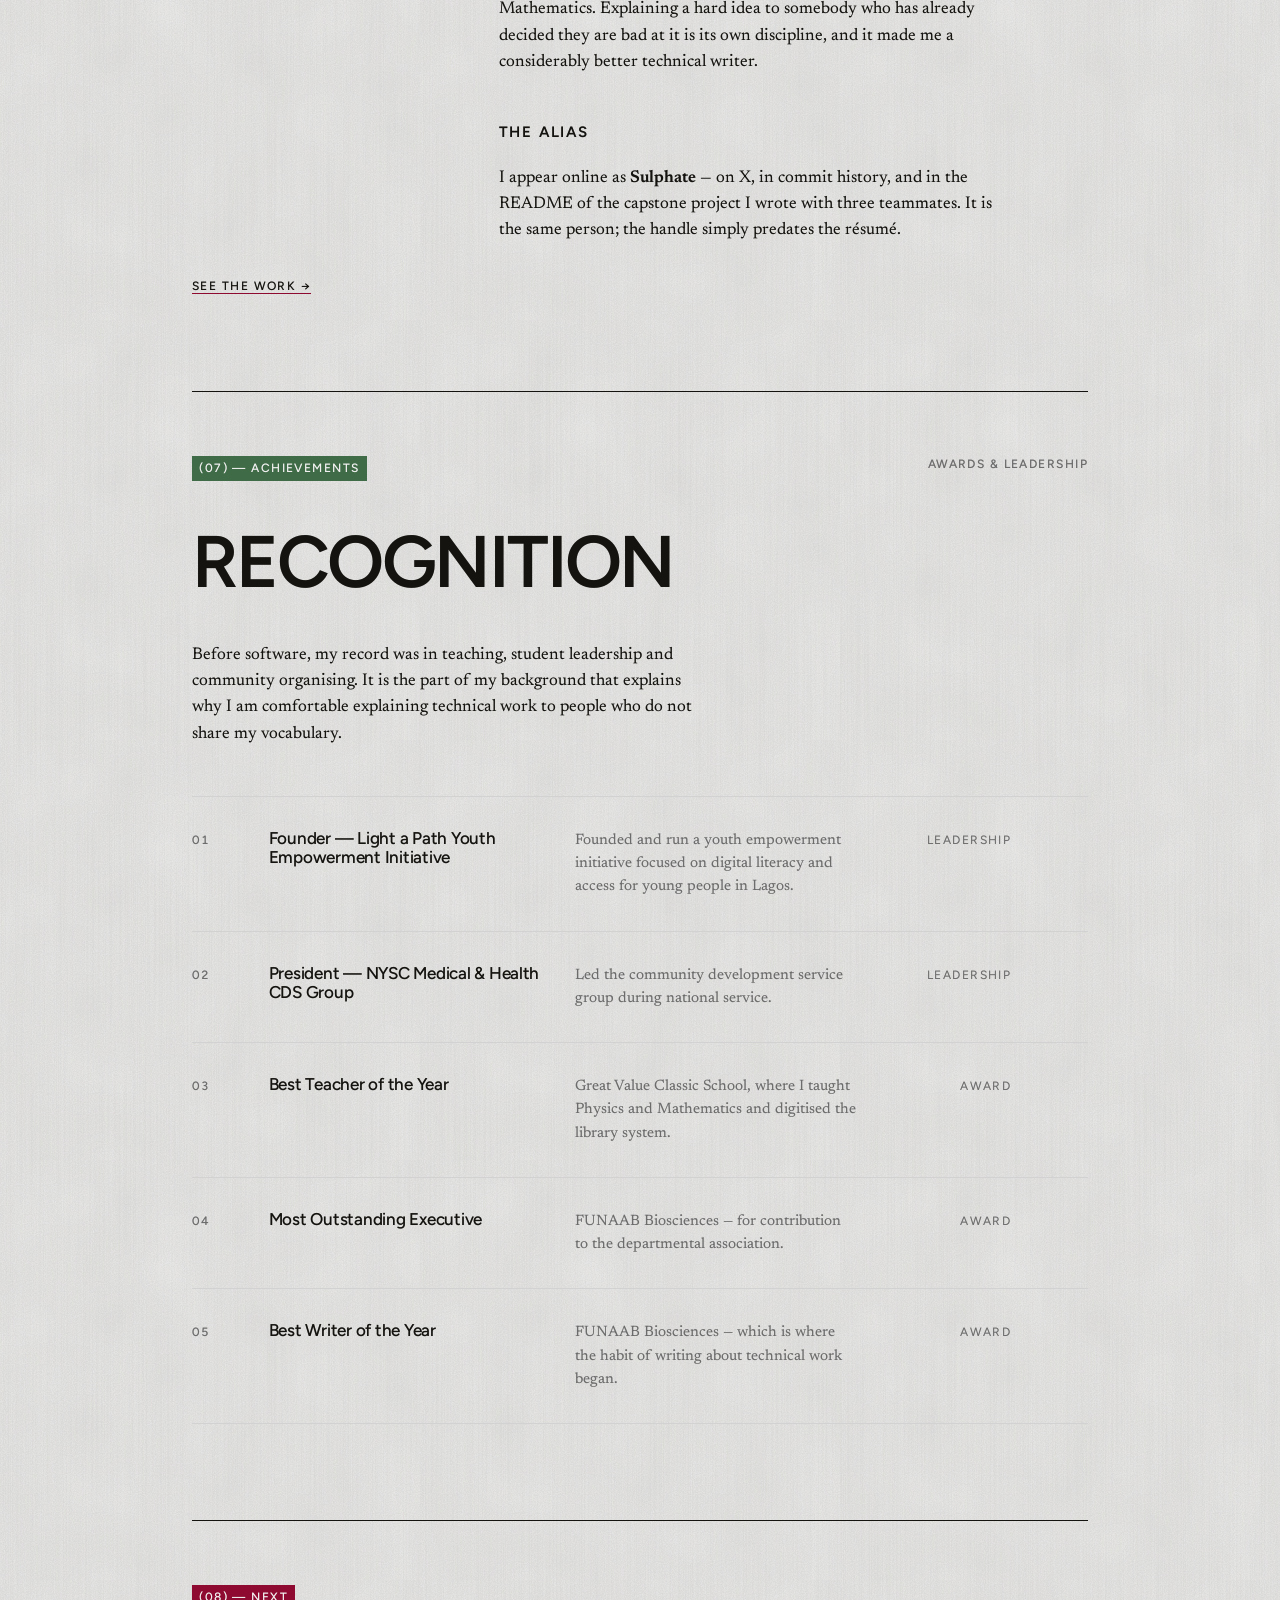
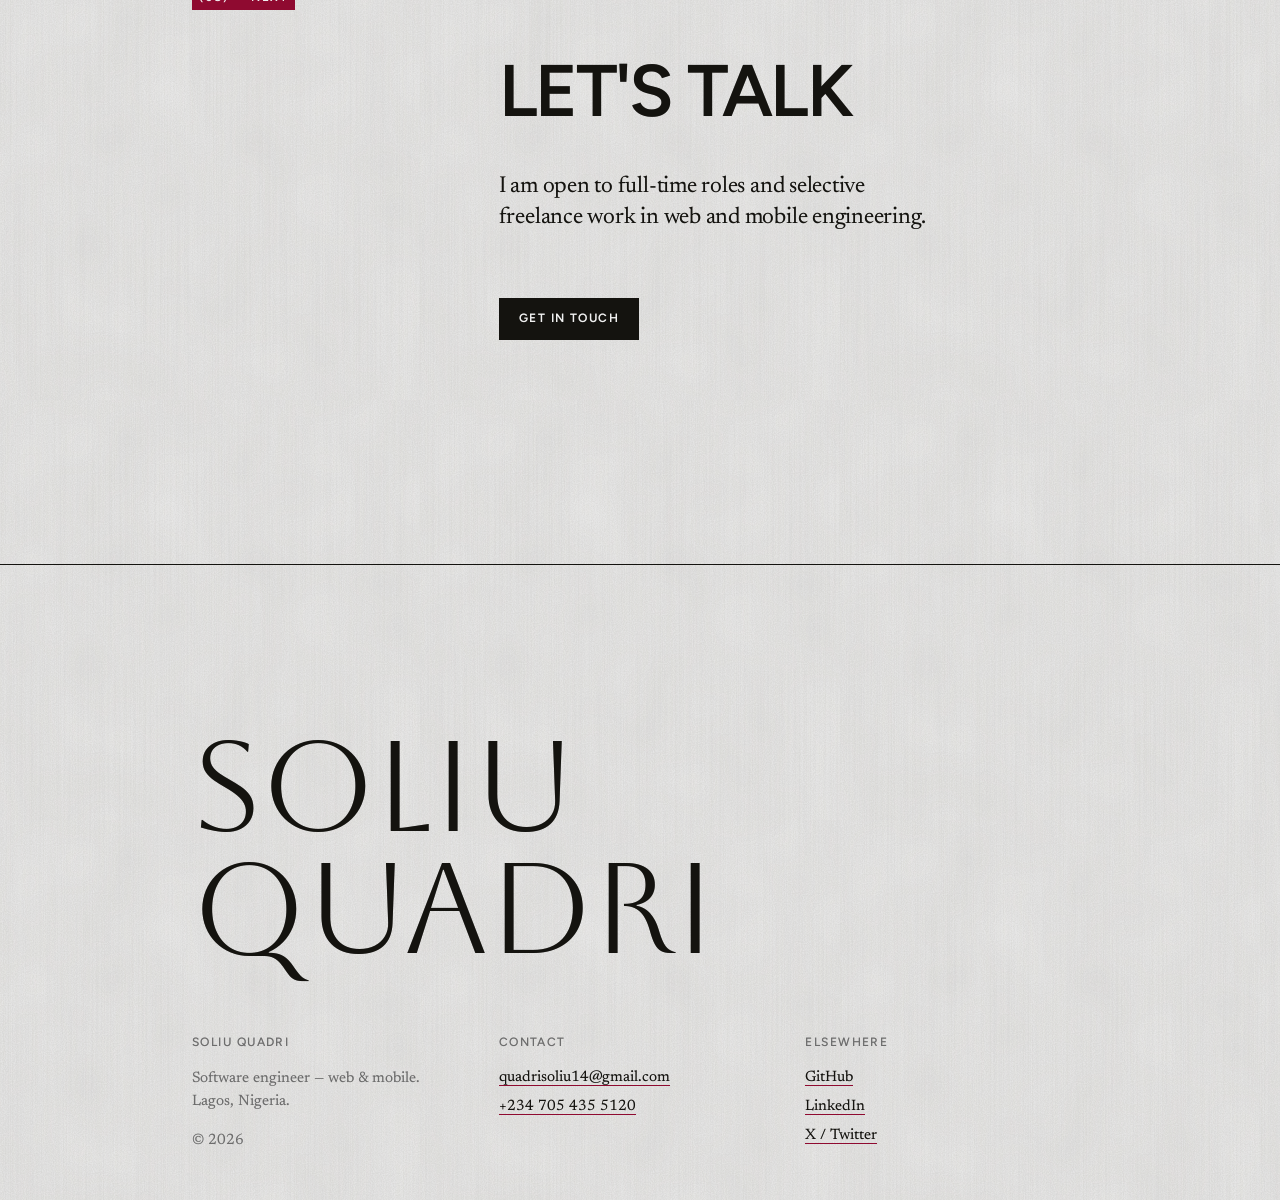
<file: about.html>
<!DOCTYPE html>
<html lang="en">
<head>
<meta charset="utf-8">
<meta name="viewport" content="width=device-width, initial-scale=1">
<title>About — Soliu Quadri</title>
<meta name="description" content="Soliu Quadri is a software engineer in Lagos with a background in biological sciences, working across web, cross-platform mobile and offline-first engineering.">
<meta name="author" content="Soliu Olawale Quadri">
<meta name="theme-color" content="#f0f0f0">
<meta property="og:title" content="About — Soliu Quadri">
<meta property="og:description" content="A software engineer with a background in biological sciences.">
<meta property="og:type" content="website">
<link rel="icon" href="data:image/svg+xml,%3Csvg xmlns='http://www.w3.org/2000/svg' viewBox='0 0 100 100'%3E%3Crect width='100' height='100' fill='%2314130f'/%3E%3Ctext x='50' y='68' font-family='Georgia,serif' font-size='54' fill='%23f0f0f0' text-anchor='middle'%3ESQ%3C/text%3E%3C/svg%3E">
<link rel="preconnect" href="https://fonts.googleapis.com">
<link rel="preconnect" href="https://fonts.gstatic.com" crossorigin>
<link rel="stylesheet" href="https://fonts.googleapis.com/css2?family=Aboreto&family=Figtree:wght@400;500;600&family=Newsreader:ital,opsz,wght@0,6..72,400;0,6..72,500;0,6..72,600;1,6..72,400&display=swap">
<link rel="stylesheet" href="assets/css/site.css">
<script>
(function(){try{var t=localStorage.getItem("sq-theme");if(t==="dark"||(!t&&window.matchMedia&&window.matchMedia("(prefers-color-scheme: dark)").matches)){document.documentElement.setAttribute("data-theme","dark");}}catch(e){}})();
</script>
</head>
<body>
<a class="skip-link" href="#main">Skip to content</a>

<div class="shell">
  <header class="masthead-bar">
    <div class="page">
      <div class="bar">
        <a href="index.html" class="wordmark">Soliu Quadri<span>.</span></a>
        <nav class="nav" aria-label="Primary">
          <a href="about.html" class="nav-item">About</a>
          <a href="portfolio.html" class="nav-item">Portfolio</a>
          <a href="notebook.html" class="nav-item">Notebook</a>
          <a href="contact.html" class="nav-item">Contact</a>
        </nav>
        <button type="button" class="theme-toggle" aria-label="Switch to dark mode" title="Switch to dark mode"><span aria-hidden="true">☾</span></button>
        <button class="burger" aria-expanded="false" aria-controls="drawer">
          <span class="sr-only">Open menu</span>
          <span class="bar-line" aria-hidden="true"></span>
          <span class="bar-line" aria-hidden="true"></span>
        </button>
      </div>
    </div>
  </header>

  <div id="drawer" class="drawer" inert aria-hidden="true">
    <div class="page">
      <a href="index.html" class="drawer-link">Home</a>
      <a href="about.html" class="drawer-link">About</a>
      <a href="portfolio.html" class="drawer-link">Portfolio</a>
      <a href="notebook.html" class="drawer-link">Notebook</a>
      <a href="contact.html" class="drawer-link">Contact</a>
    </div>
  </div>

  <main id="main">
    <div class="page">

      <section class="masthead">
        <p class="headnote label">Get to know me</p>
        <h1 class="display">About</h1>
        <p class="lead masthead-lead mt-6">I came to software through a laboratory, and I never really left the habit of testing things.</p>
      </section>

      <!-- ================= (01) the long way round ================= -->
      <section class="section">
        <header class="section-head">
          <p class="label label-ink">(01) — The long way round</p>
        </header>

        <div class="grid grid-rows">
          <div class="c-7 prose">
            <p>The first thing I ever tried to optimise was a germination test. I was an intern at the Institute of Agricultural Research and Training in Ibadan, running tissue culture and sterilisation work under GLP guidelines, and applying statistics to plant breeding data. Bench work teaches you a particular discipline: you do not get to argue with the result. Either the seeds germinated or they did not.</p>
            <p>I studied biological sciences, and I expected to stay in that world. What pulled me out was noticing how much of the work was already computational — how much of the laboratory was really data, and how much of the bottleneck was tools that nobody had built yet.</p>
            <p>So I started building them. First HTML and CSS in 2022, then JavaScript, then React and Next.js, then Dart and Flutter. I have been shipping continuously since — first frontend practice, then real client work, then production platforms, and most recently smart contracts.</p>
            <p>I do not think of the science degree as a detour. It is the reason I ask what could go wrong before I ask what could go right, and the reason I am comfortable being wrong early, when it is cheap.</p>
          </div>
          <figure class="c-4 start-9 figure portrait">
            <img src="assets/img/profile-square.jpg" alt="Soliu Quadri" width="510" height="510">
          </figure>
        </div>
      </section>

      <!-- ================= (02) how I work ================= -->
      <section class="section">
        <header class="section-head">
          <p class="label label-ink">(02) — How I work</p>
          <p class="label">Four things I believe about this job</p>
        </header>
        <h2 class="title section-title">Working<br>principles</h2>

        <div class="grid grid-rows">
          <div class="c-6">
            <p class="label mb-3">01 — Performance is a feature, not a phase</p>
            <p class="prose">Most of the people who use what I build are on mid-range Android phones with intermittent data. That constraint is not an edge case to be handled later; it is the actual design brief. It shapes what I reach for before I write a line of code.</p>
          </div>
          <div class="c-6">
            <p class="label mb-3">02 — The unglamorous parts are the product</p>
            <p class="prose">Empty states, error states, the moment the network drops, what happens when a form is submitted twice. These are the parts users actually experience, and they are usually the parts nobody put in the ticket. I treat them as first-class work.</p>
          </div>
          <div class="c-6">
            <p class="label mb-3">03 — Handover is part of shipping</p>
            <p class="prose">A platform is not finished when it works for me. It is finished when the person who owns the content can update it without calling a developer, and when the next engineer can read the code and the documentation and know why it is the way it is.</p>
          </div>
          <div class="c-6">
            <p class="label mb-3">04 — Be precise about what is done</p>
            <p class="prose">I would rather write down a limitation than let someone discover it in production. Several of the projects on this site list what they still need, because that is the honest state of the work.</p>
          </div>
        </div>
      </section>

      <!-- ================= (03) the record ================= -->
      <section class="section">
        <header class="section-head">
          <p class="label label-ink">(03) — The record</p>
        </header>
        <h2 class="title section-title">At a<br>glance</h2>

        <div class="data">
          <div class="data-row">
            <div class="data-figure">4+</div>
            <div class="data-label">Years building web and cross-platform mobile products</div>
          </div>
          <div class="data-row">
            <div class="data-figure">10+</div>
            <div class="data-label">Projects built across web, mobile and on-chain</div>
          </div>
          <div class="data-row">
            <div class="data-figure">21</div>
            <div class="data-label">Public repositories on GitHub since 2022</div>
          </div>
          <div class="data-row">
            <div class="data-figure">3</div>
            <div class="data-label">Internships across research, teaching and technology</div>
          </div>
          <div class="data-row">
            <div class="data-figure">10</div>
            <div class="data-label">Professional certificates earned across four years</div>
          </div>
          <div class="data-row">
            <div class="data-figure">5</div>
            <div class="data-label">Roles held across engineering, banking, education and research</div>
          </div>
          <div class="data-row">
            <div class="data-figure">5</div>
            <div class="data-label">Awards and leadership positions held</div>
          </div>
          <div class="data-row">
            <div class="data-figure">1</div>
            <div class="data-label">Youth empowerment initiative founded and running</div>
          </div>
        </div>
      </section>

      <!-- ================= (04) experience ================= -->
      <section class="section">
        <header class="section-head">
          <p class="label label-ink">(04) — Journey</p>
          <p class="label">Reverse chronological</p>
        </header>
        <h2 class="title section-title">Experience</h2>

        <div class="timeline">
          <article class="timeline-row">
            <p class="timeline-date">Jan 2022 — Present</p>
            <h3 class="timeline-role">Software Engineer — Web &amp; Mobile</h3>
            <p class="timeline-org">Refcrypt Labs · Remote</p>
            <p class="timeline-body">Architect and deploy responsive, cross-platform mobile applications with Flutter and Dart. Design custom web and CMS solutions, mentor junior developers, and refine interfaces through analytics feedback.</p>
          </article>
          <article class="timeline-row">
            <p class="timeline-date">Sept 2024 — Present</p>
            <h3 class="timeline-role">Customer Relationship Support</h3>
            <p class="timeline-org">First City Monument Bank · Lagos, Nigeria</p>
            <p class="timeline-body">Engage customers on new banking products, resolve account issues and run surveys to tailor recommendations. Work across teams to turn customer feedback into product improvements.</p>
          </article>
          <article class="timeline-row">
            <p class="timeline-date">March 2026 — Present</p>
            <h3 class="timeline-role">Administrative Support</h3>
            <p class="timeline-org">Elyon Labs · Remote</p>
            <p class="timeline-body">Operational and administrative support in a fast-moving tech environment: project scheduling, resource allocation and centralised records that keep team workflows clear.</p>
          </article>
          <article class="timeline-row">
            <p class="timeline-date">Aug 2023 — Aug 2024</p>
            <h3 class="timeline-role">Physics &amp; Mathematics Tutor</h3>
            <p class="timeline-org">Great Value Classic School · Ibafo, Ogun State</p>
            <p class="timeline-body">Taught Physics and Mathematics with digital literacy tools, and digitised the school library system to improve access for staff and students.</p>
          </article>
          <article class="timeline-row">
            <p class="timeline-date">Apr 2021 — Oct 2021</p>
            <h3 class="timeline-role">Research Lab Assistant — Intern</h3>
            <p class="timeline-org">Institute of Agricultural Research &amp; Training · Ibadan, Oyo State</p>
            <p class="timeline-body">Ran tissue culture, sterilisation and seed germination testing under GLP guidelines, and applied statistical methods to analyse plant breeding data.</p>
          </article>
        </div>
      </section>

      <!-- ================= (05) index ================= -->
      <section class="section">
        <header class="section-head">
          <p class="label label-ink">(05) — A personal index</p>
          <p class="label">Skills · Certificates · Education</p>
        </header>
        <h2 class="title section-title">The<br>inventory</h2>

        <div class="catalogue">
          <div class="cat-col">
            <p class="label cat-head">Languages &amp; frameworks</p>
            <ul class="cat-list">
              <li>JavaScript &amp; TypeScript</li>
              <li>Dart &amp; Flutter</li>
              <li>React &amp; Next.js</li>
              <li>HTML5 &amp; CSS3</li>
              <li>Tailwind CSS</li>
              <li>Solidity</li>
            </ul>
          </div>
          <div class="cat-col">
            <p class="label cat-head">Software &amp; mobile certificates</p>
            <ul class="cat-list">
              <li>Flutter &amp; Dart Mobile Development — Udemy, 2026</li>
              <li>Full Stack Web Development — Udemy, 2026</li>
              <li>Introduction to Software Engineering — IBM, 2025</li>
              <li>Programming with JavaScript — Meta, 2025</li>
              <li>Software Development — Septa Software Engineering, 2025</li>
            </ul>
          </div>
          <div class="cat-col">
            <p class="label cat-head">Professional development</p>
            <ul class="cat-list">
              <li>Diploma in Workplace Safety &amp; Health — Alison, 2024</li>
              <li>Digital Safety &amp; Security — Atingi, 2024</li>
              <li>Basic Financial Literacy — Kudimata, 2024</li>
              <li>Climate Change &amp; Carbon Markets — Atingi, 2024</li>
              <li>Principles of Eco-friendly Living — Alison, 2025</li>
            </ul>
          </div>
        </div>

        <div class="grid grid-rows mt-8">
          <div class="c-6">
            <p class="label mb-3">Education</p>
            <p class="prose"><strong>Federal University of Agriculture, Abeokuta</strong> — BSc, Biological Science. Laboratory research experience in tissue culture and plant breeding statistics, including an internship at the Institute of Agricultural Research &amp; Training. The technical training since then has been continuous and largely self-directed, backed by the certificates listed above.</p>
          </div>
          <div class="c-6">
            <p class="label mb-3">Certificates on request</p>
            <p class="prose">Verification links for every certificate are available — <a href="contact.html">just ask</a> and I will send the folder.</p>
          </div>
        </div>
      </section>

      <!-- ================= (06) outside work ================= -->
      <section class="section">
        <header class="section-head">
          <p class="label label-ink">(06) — Outside the editor</p>
        </header>
        <h2 class="title section-title">Beyond<br>the code</h2>

        <div class="grid grid-rows">
          <div class="c-7 start-5 prose">
            <h3>Mentoring</h3>
            <p>I spend part of most weeks helping junior developers get unstuck — reading code, explaining why something is structured the way it is, and pushing people to ship the imperfect version rather than polish a project nobody sees. It is the part of the work I would keep even if I were not paid for it.</p>
            <h3>Community</h3>
            <p>I volunteer with youth empowerment initiatives in Lagos, largely around digital literacy and access. It is difficult to overstate how much difference a working laptop and a reliable connection make to somebody's trajectory.</p>
            <h3>Teaching</h3>
            <p>Before I worked in software full time, I taught Physics and Mathematics. Explaining a hard idea to somebody who has already decided they are bad at it is its own discipline, and it made me a considerably better technical writer.</p>
            <h3>The alias</h3>
            <p>I appear online as <strong>Sulphate</strong> — on X, in commit history, and in the README of the capstone project I wrote with three teammates. It is the same person; the handle simply predates the résumé.</p>
          </div>
        </div>

        <p class="more"><a href="portfolio.html" class="link">See the work →</a></p>
      </section>

      <section class="section">
        <header class="section-head">
          <p class="label label-ink">(07) — Achievements</p>
          <p class="label">Awards &amp; leadership</p>
        </header>
        <h2 class="title section-title">Recognition</h2>

        <div class="grid grid-rows">
          <div class="c-7 prose">
            <p>Before software, my record was in teaching, student leadership and community organising. It is the part of my background that explains why I am comfortable explaining technical work to people who do not share my vocabulary.</p>
          </div>
        </div>

        <div class="index mt-6">
          <div class="index-row">
            <span class="index-num">01</span>
            <span class="index-name index-name-sm">Founder — Light a Path Youth Empowerment Initiative</span>
            <span class="index-desc">Founded and run a youth empowerment initiative focused on digital literacy and access for young people in Lagos.</span>
            <span class="index-meta">Leadership</span>
          </div>
          <div class="index-row">
            <span class="index-num">02</span>
            <span class="index-name index-name-sm">President — NYSC Medical &amp; Health CDS Group</span>
            <span class="index-desc">Led the community development service group during national service.</span>
            <span class="index-meta">Leadership</span>
          </div>
          <div class="index-row">
            <span class="index-num">03</span>
            <span class="index-name index-name-sm">Best Teacher of the Year</span>
            <span class="index-desc">Great Value Classic School, where I taught Physics and Mathematics and digitised the library system.</span>
            <span class="index-meta">Award</span>
          </div>
          <div class="index-row">
            <span class="index-num">04</span>
            <span class="index-name index-name-sm">Most Outstanding Executive</span>
            <span class="index-desc">FUNAAB Biosciences — for contribution to the departmental association.</span>
            <span class="index-meta">Award</span>
          </div>
          <div class="index-row">
            <span class="index-num">05</span>
            <span class="index-name index-name-sm">Best Writer of the Year</span>
            <span class="index-desc">FUNAAB Biosciences — which is where the habit of writing about technical work began.</span>
            <span class="index-meta">Award</span>
          </div>
        </div>
      </section>

      <section class="section">
        <header class="section-head">
          <p class="label label-ink">(08) — Next</p>
        </header>
        <div class="grid grid-rows">
          <div class="c-7 start-5">
            <h2 class="title">Let's talk</h2>
            <p class="lead mt-6">I am open to full-time roles and selective freelance work in web and mobile engineering.</p>
            <p class="mt-8"><a class="btn" href="contact.html">Get in touch</a></p>
          </div>
        </div>
      </section>

    </div>
  </main>

  <footer class="colophon">
    <div class="page">
      <p class="signoff">Soliu Quadri</p>
      <div class="grid mt-8">
        <div class="c-4">
          <p class="label">Soliu Quadri</p>
          <p class="colophon-note">Software engineer — web &amp; mobile. Lagos, Nigeria.</p>
          <p class="colophon-note">© <span data-year>2026</span></p>
        </div>
        <div class="c-4">
          <p class="label">Contact</p>
          <ul class="colophon-list">
            <li><a class="link" href="mailto:quadrisoliu14@gmail.com">quadrisoliu14@gmail.com</a></li>
            <li><a class="link" href="tel:+2347054355120">+234 705 435 5120</a></li>
          </ul>
        </div>
        <div class="c-4">
          <p class="label">Elsewhere</p>
          <ul class="colophon-list">
            <li><a class="link" href="https://github.com/OlawaleHub" target="_blank" rel="noopener">GitHub</a></li>
            <li><a class="link" href="https://www.linkedin.com/in/quadri-soliu-9448bb1a6" target="_blank" rel="noopener">LinkedIn</a></li>
            <li><a class="link" href="https://twitter.com/Sulphate04" target="_blank" rel="noopener">X / Twitter</a></li>
          </ul>
        </div>
      </div>
    </div>
  </footer>
</div>

<script src="assets/js/site.js" defer></script>
</body>
</html>
</file>
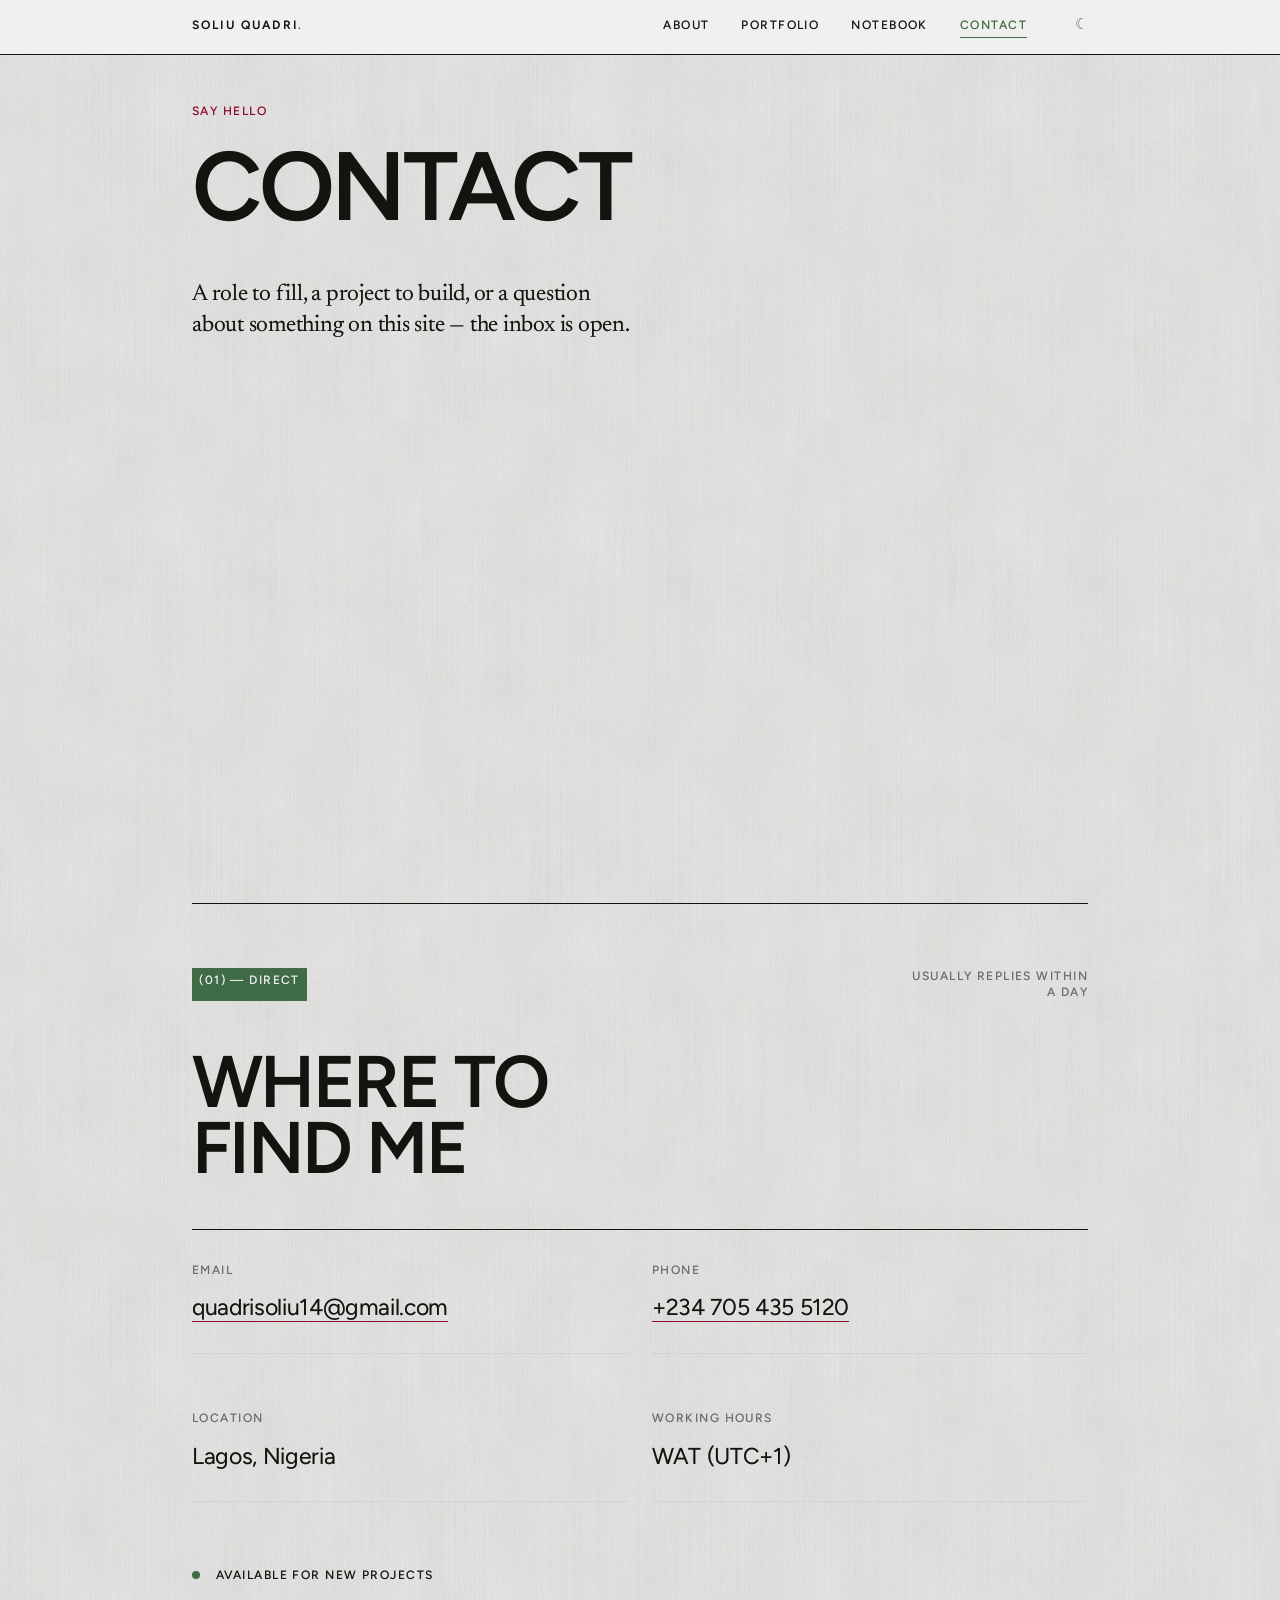
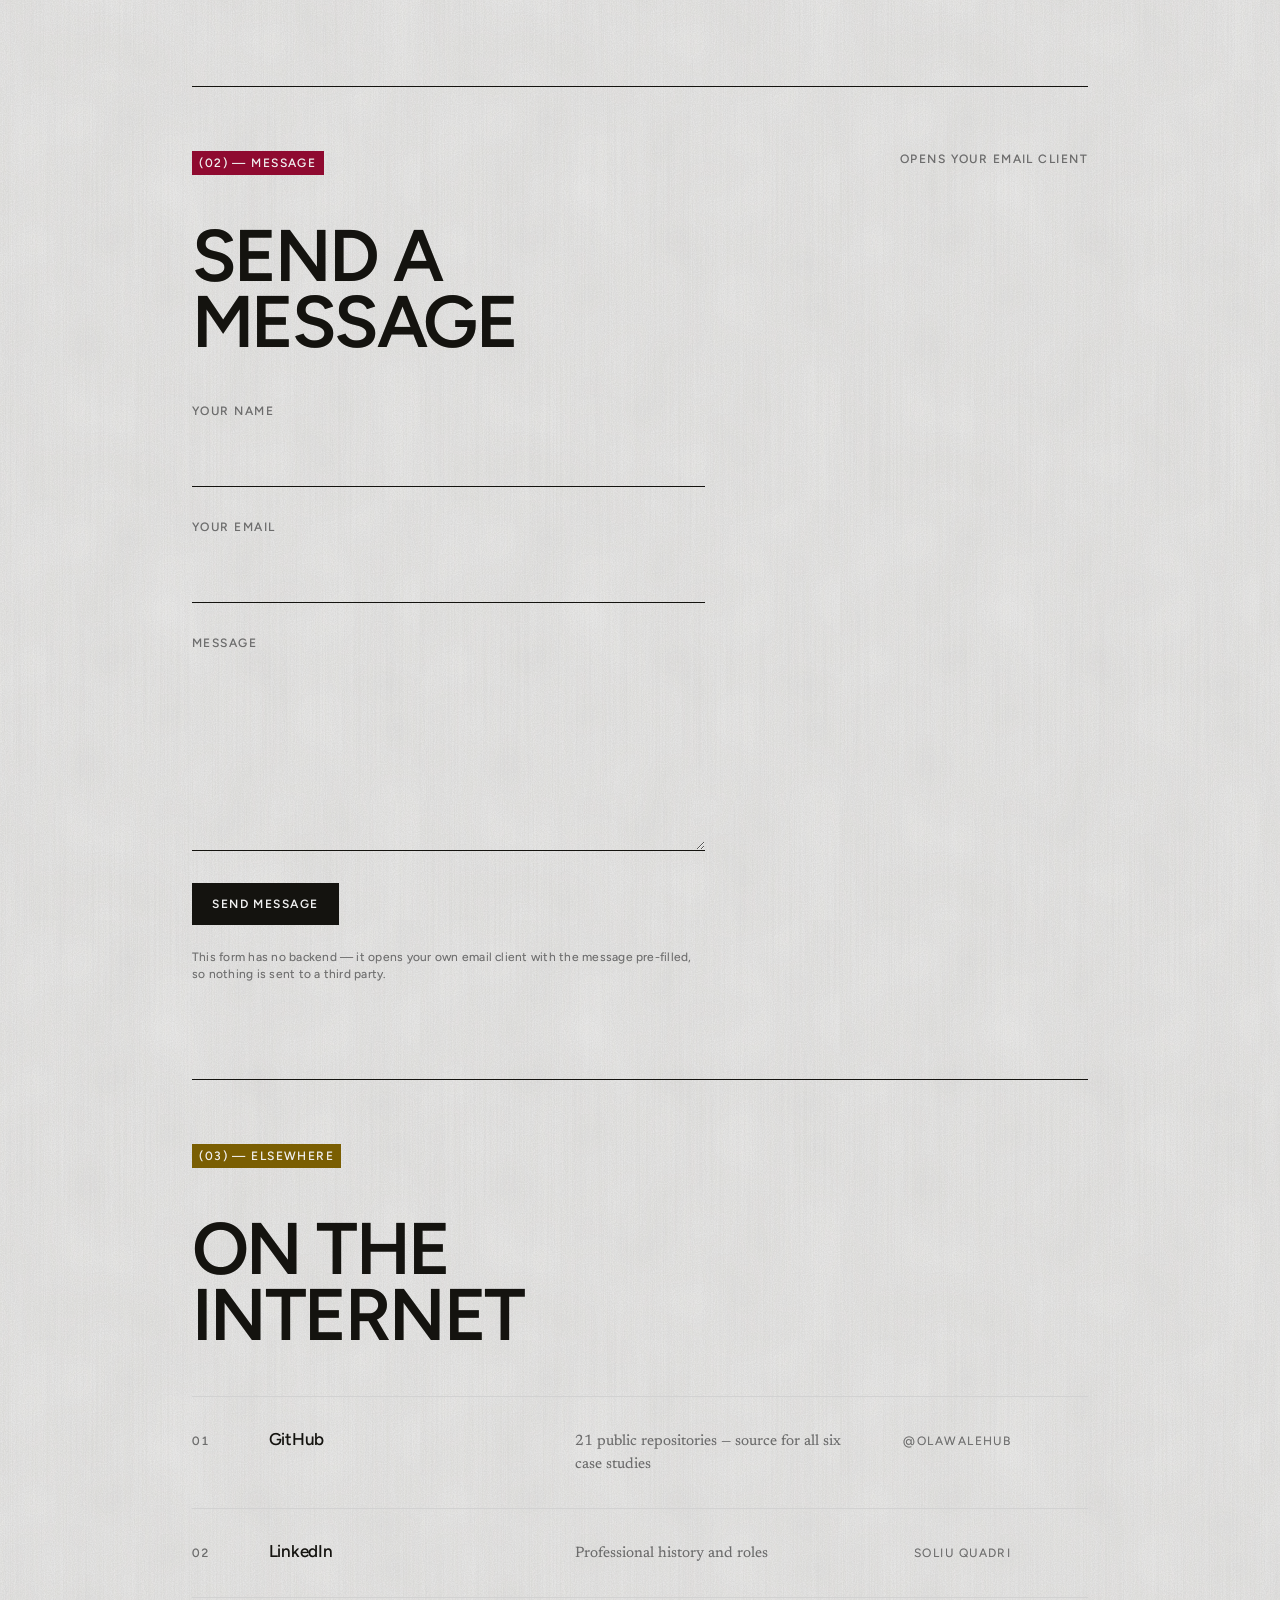
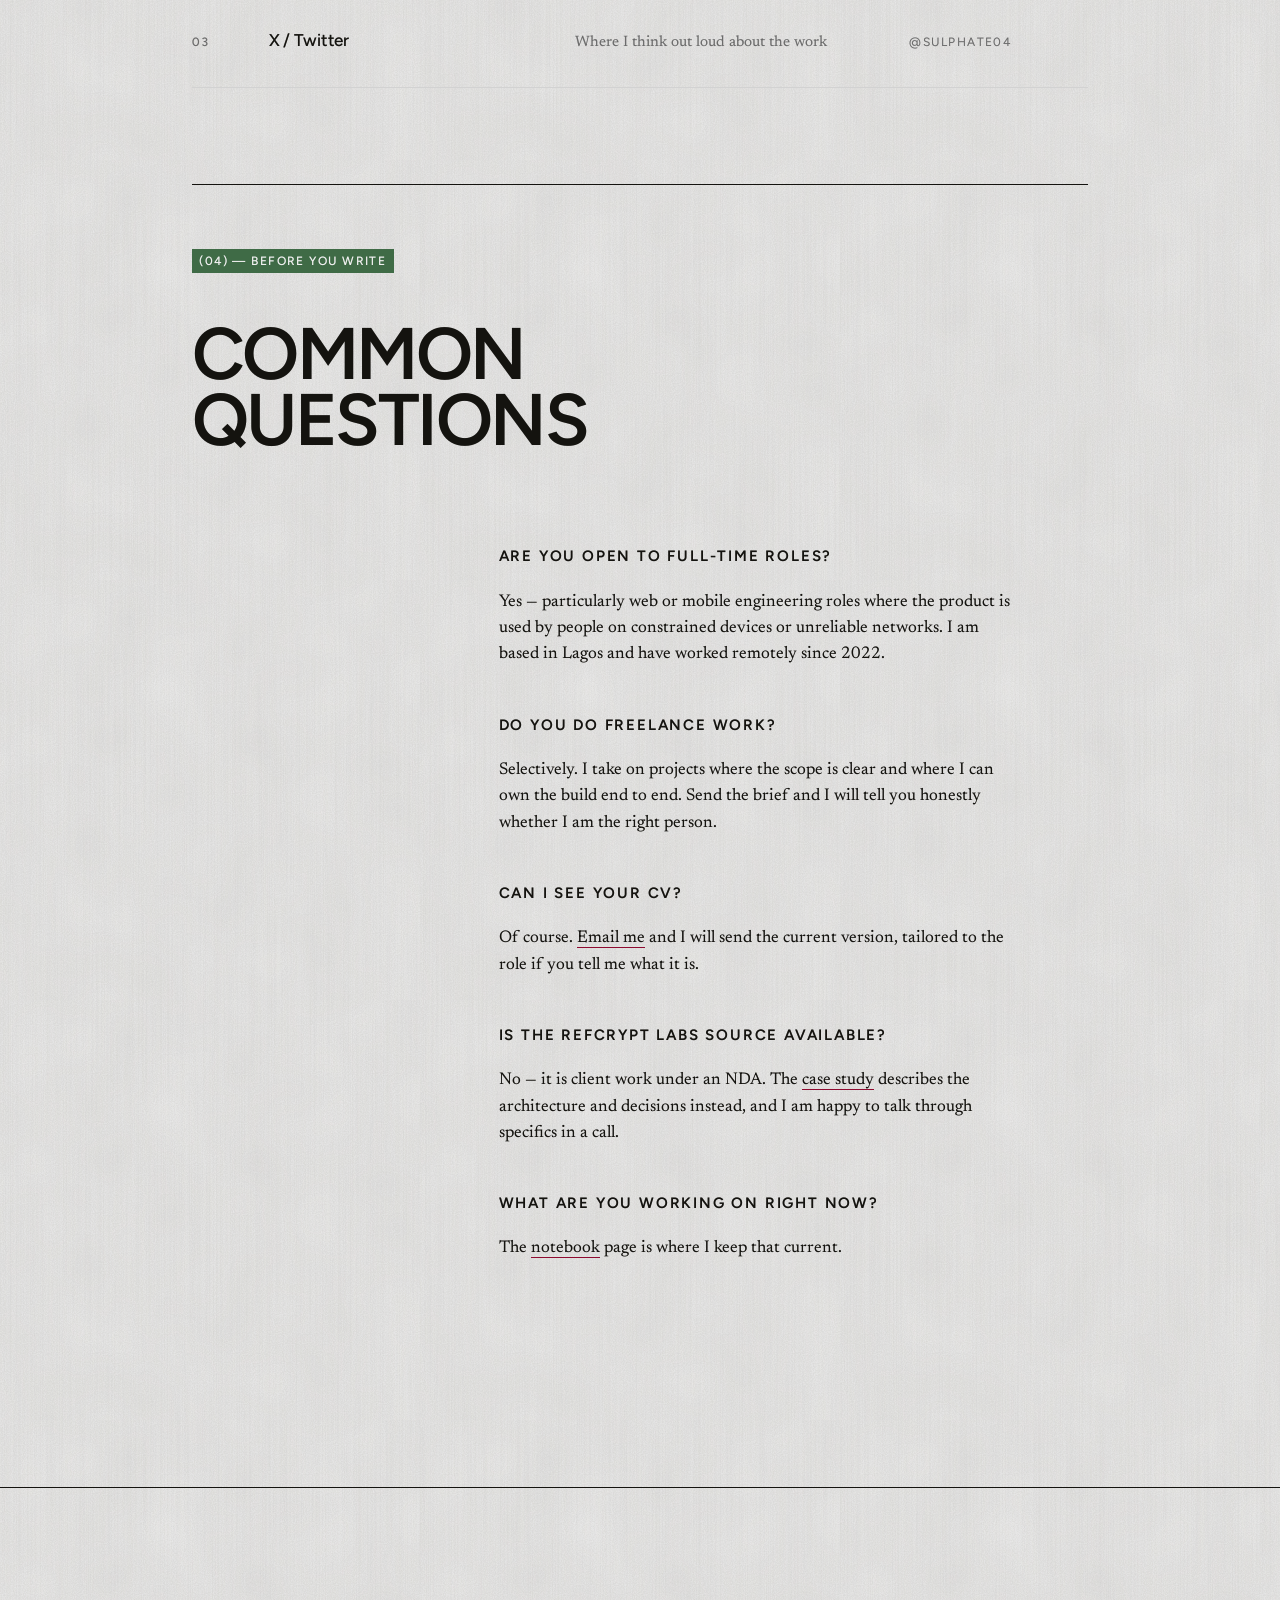
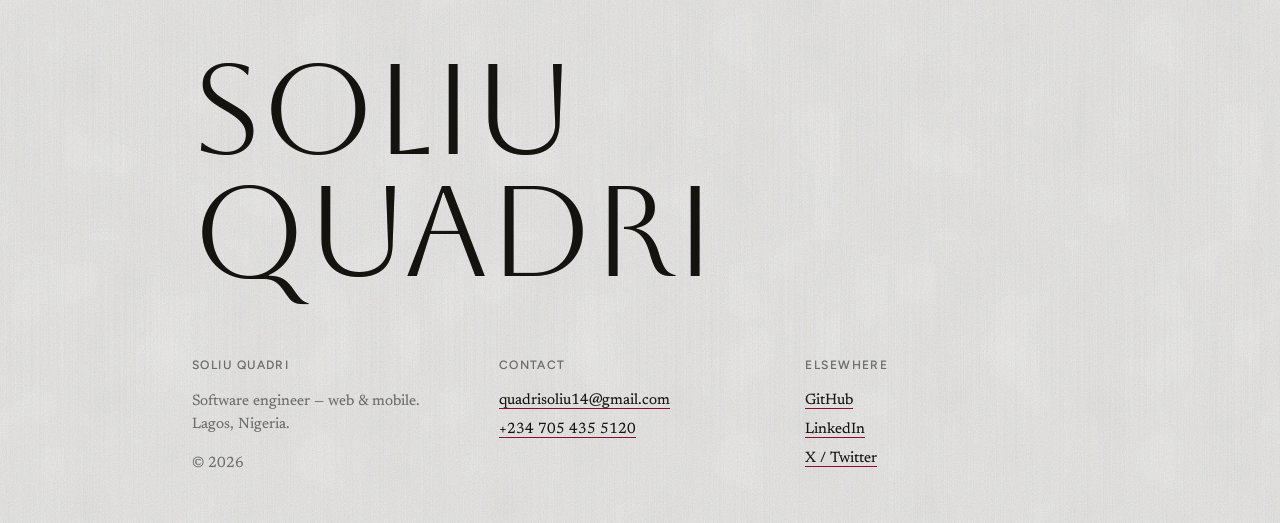
<file: contact.html>
<!DOCTYPE html>
<html lang="en">
<head>
<meta charset="utf-8">
<meta name="viewport" content="width=device-width, initial-scale=1">
<title>Contact — Soliu Quadri</title>
<meta name="description" content="Get in touch with Soliu Quadri, software engineer in Lagos — available for full-time roles and selective freelance work in web and mobile engineering.">
<meta name="author" content="Soliu Olawale Quadri">
<meta name="theme-color" content="#f0f0f0">
<meta property="og:title" content="Contact — Soliu Quadri">
<meta property="og:description" content="Available for full-time roles and selective freelance work.">
<meta property="og:type" content="website">
<link rel="icon" href="data:image/svg+xml,%3Csvg xmlns='http://www.w3.org/2000/svg' viewBox='0 0 100 100'%3E%3Crect width='100' height='100' fill='%2314130f'/%3E%3Ctext x='50' y='68' font-family='Georgia,serif' font-size='54' fill='%23f0f0f0' text-anchor='middle'%3ESQ%3C/text%3E%3C/svg%3E">
<link rel="preconnect" href="https://fonts.googleapis.com">
<link rel="preconnect" href="https://fonts.gstatic.com" crossorigin>
<link rel="stylesheet" href="https://fonts.googleapis.com/css2?family=Aboreto&family=Figtree:wght@400;500;600&family=Newsreader:ital,opsz,wght@0,6..72,400;0,6..72,500;0,6..72,600;1,6..72,400&display=swap">
<link rel="stylesheet" href="assets/css/site.css">
<script>
(function(){try{var t=localStorage.getItem("sq-theme");if(t==="dark"||(!t&&window.matchMedia&&window.matchMedia("(prefers-color-scheme: dark)").matches)){document.documentElement.setAttribute("data-theme","dark");}}catch(e){}})();
</script>
</head>
<body>
<a class="skip-link" href="#main">Skip to content</a>

<div class="shell">
  <header class="masthead-bar">
    <div class="page">
      <div class="bar">
        <a href="index.html" class="wordmark">Soliu Quadri<span>.</span></a>
        <nav class="nav" aria-label="Primary">
          <a href="about.html" class="nav-item">About</a>
          <a href="portfolio.html" class="nav-item">Portfolio</a>
          <a href="notebook.html" class="nav-item">Notebook</a>
          <a href="contact.html" class="nav-item">Contact</a>
        </nav>
        <button type="button" class="theme-toggle" aria-label="Switch to dark mode" title="Switch to dark mode"><span aria-hidden="true">☾</span></button>
        <button class="burger" aria-expanded="false" aria-controls="drawer">
          <span class="sr-only">Open menu</span>
          <span class="bar-line" aria-hidden="true"></span>
          <span class="bar-line" aria-hidden="true"></span>
        </button>
      </div>
    </div>
  </header>

  <div id="drawer" class="drawer" inert aria-hidden="true">
    <div class="page">
      <a href="index.html" class="drawer-link">Home</a>
      <a href="about.html" class="drawer-link">About</a>
      <a href="portfolio.html" class="drawer-link">Portfolio</a>
      <a href="notebook.html" class="drawer-link">Notebook</a>
      <a href="contact.html" class="drawer-link">Contact</a>
    </div>
  </div>

  <main id="main">
    <div class="page">

      <section class="masthead">
        <p class="headnote label">Say hello</p>
        <h1 class="display">Contact</h1>
        <p class="lead masthead-lead mt-6">A role to fill, a project to build, or a question about something on this site — the inbox is open.</p>
      </section>

      <!-- ================= (01) details ================= -->
      <section class="section">
        <header class="section-head">
          <p class="label label-ink">(01) — Direct</p>
          <p class="label">Usually replies within a day</p>
        </header>
        <h2 class="title section-title">Where to<br>find me</h2>

        <dl class="contact-grid">
          <div class="contact-cell">
            <dt class="label">Email</dt>
            <dd><a class="link" href="mailto:quadrisoliu14@gmail.com">quadrisoliu14@gmail.com</a></dd>
          </div>
          <div class="contact-cell">
            <dt class="label">Phone</dt>
            <dd><a class="link" href="tel:+2347054355120">+234 705 435 5120</a></dd>
          </div>
          <div class="contact-cell">
            <dt class="label">Location</dt>
            <dd>Lagos, Nigeria</dd>
          </div>
          <div class="contact-cell">
            <dt class="label">Working hours</dt>
            <dd>WAT (UTC+1)</dd>
          </div>
        </dl>

        <p class="available mt-8"><span class="dot" aria-hidden="true"></span> Available for new projects</p>
      </section>

      <!-- ================= (02) form ================= -->
      <section class="section">
        <header class="section-head">
          <p class="label label-ink">(02) — Message</p>
          <p class="label">Opens your email client</p>
        </header>
        <h2 class="title section-title">Send a<br>message</h2>

        <div class="grid">
          <div class="c-7">
            <form id="contact-form" data-mailto="quadrisoliu14@gmail.com" novalidate>
              <div class="form-field">
                <label class="label" for="name">Your name</label>
                <input type="text" id="name" name="name" autocomplete="name" required>
              </div>
              <div class="form-field">
                <label class="label" for="email">Your email</label>
                <input type="email" id="email" name="email" autocomplete="email" required>
              </div>
              <div class="form-field">
                <label class="label" for="message">Message</label>
                <textarea id="message" name="message" rows="6" required></textarea>
              </div>
              <p><button type="submit" class="btn">Send message</button></p>
              <p class="caption mt-3" id="form-status" role="status" aria-live="polite"></p>
            </form>
            <p class="caption mt-3">This form has no backend — it opens your own email client with the message pre-filled, so nothing is sent to a third party.</p>
          </div>
        </div>
      </section>

      <!-- ================= (03) elsewhere ================= -->
      <section class="section">
        <header class="section-head">
          <p class="label label-ink">(03) — Elsewhere</p>
        </header>
        <h2 class="title section-title">On the<br>internet</h2>

        <div class="index">
          <a href="https://github.com/OlawaleHub" target="_blank" rel="noopener" class="index-row">
            <span class="index-num">01</span>
            <span class="index-name index-name-sm">GitHub</span>
            <span class="index-desc">21 public repositories — source for all six case studies</span>
            <span class="index-meta">@OlawaleHub</span>
            <span class="index-arrow" aria-hidden="true">↗</span>
          </a>
          <a href="https://www.linkedin.com/in/quadri-soliu-9448bb1a6" target="_blank" rel="noopener" class="index-row">
            <span class="index-num">02</span>
            <span class="index-name index-name-sm">LinkedIn</span>
            <span class="index-desc">Professional history and roles</span>
            <span class="index-meta">Soliu Quadri</span>
            <span class="index-arrow" aria-hidden="true">↗</span>
          </a>
          <a href="https://twitter.com/Sulphate04" target="_blank" rel="noopener" class="index-row">
            <span class="index-num">03</span>
            <span class="index-name index-name-sm">X / Twitter</span>
            <span class="index-desc">Where I think out loud about the work</span>
            <span class="index-meta">@Sulphate04</span>
            <span class="index-arrow" aria-hidden="true">↗</span>
          </a>
        </div>
      </section>

      <!-- ================= (04) faq ================= -->
      <section class="section">
        <header class="section-head">
          <p class="label label-ink">(04) — Before you write</p>
        </header>
        <h2 class="title section-title">Common<br>questions</h2>

        <div class="grid grid-rows">
          <div class="c-7 start-5 prose">
            <h3>Are you open to full-time roles?</h3>
            <p>Yes — particularly web or mobile engineering roles where the product is used by people on constrained devices or unreliable networks. I am based in Lagos and have worked remotely since 2022.</p>

            <h3>Do you do freelance work?</h3>
            <p>Selectively. I take on projects where the scope is clear and where I can own the build end to end. Send the brief and I will tell you honestly whether I am the right person.</p>

            <h3>Can I see your CV?</h3>
            <p>Of course. <a href="mailto:quadrisoliu14@gmail.com?subject=CV%20request">Email me</a> and I will send the current version, tailored to the role if you tell me what it is.</p>

            <h3>Is the Refcrypt Labs source available?</h3>
            <p>No — it is client work under an NDA. The <a href="work/refcrypt-labs.html">case study</a> describes the architecture and decisions instead, and I am happy to talk through specifics in a call.</p>

            <h3>What are you working on right now?</h3>
            <p>The <a href="notebook.html">notebook</a> page is where I keep that current.</p>
          </div>
        </div>
      </section>

    </div>
  </main>

  <footer class="colophon">
    <div class="page">
      <p class="signoff">Soliu Quadri</p>
      <div class="grid mt-8">
        <div class="c-4">
          <p class="label">Soliu Quadri</p>
          <p class="colophon-note">Software engineer — web &amp; mobile. Lagos, Nigeria.</p>
          <p class="colophon-note">© <span data-year>2026</span></p>
        </div>
        <div class="c-4">
          <p class="label">Contact</p>
          <ul class="colophon-list">
            <li><a class="link" href="mailto:quadrisoliu14@gmail.com">quadrisoliu14@gmail.com</a></li>
            <li><a class="link" href="tel:+2347054355120">+234 705 435 5120</a></li>
          </ul>
        </div>
        <div class="c-4">
          <p class="label">Elsewhere</p>
          <ul class="colophon-list">
            <li><a class="link" href="https://github.com/OlawaleHub" target="_blank" rel="noopener">GitHub</a></li>
            <li><a class="link" href="https://www.linkedin.com/in/quadri-soliu-9448bb1a6" target="_blank" rel="noopener">LinkedIn</a></li>
            <li><a class="link" href="https://twitter.com/Sulphate04" target="_blank" rel="noopener">X / Twitter</a></li>
          </ul>
        </div>
      </div>
    </div>
  </footer>
</div>

<script src="assets/js/site.js" defer></script>
</body>
</html>
</file>
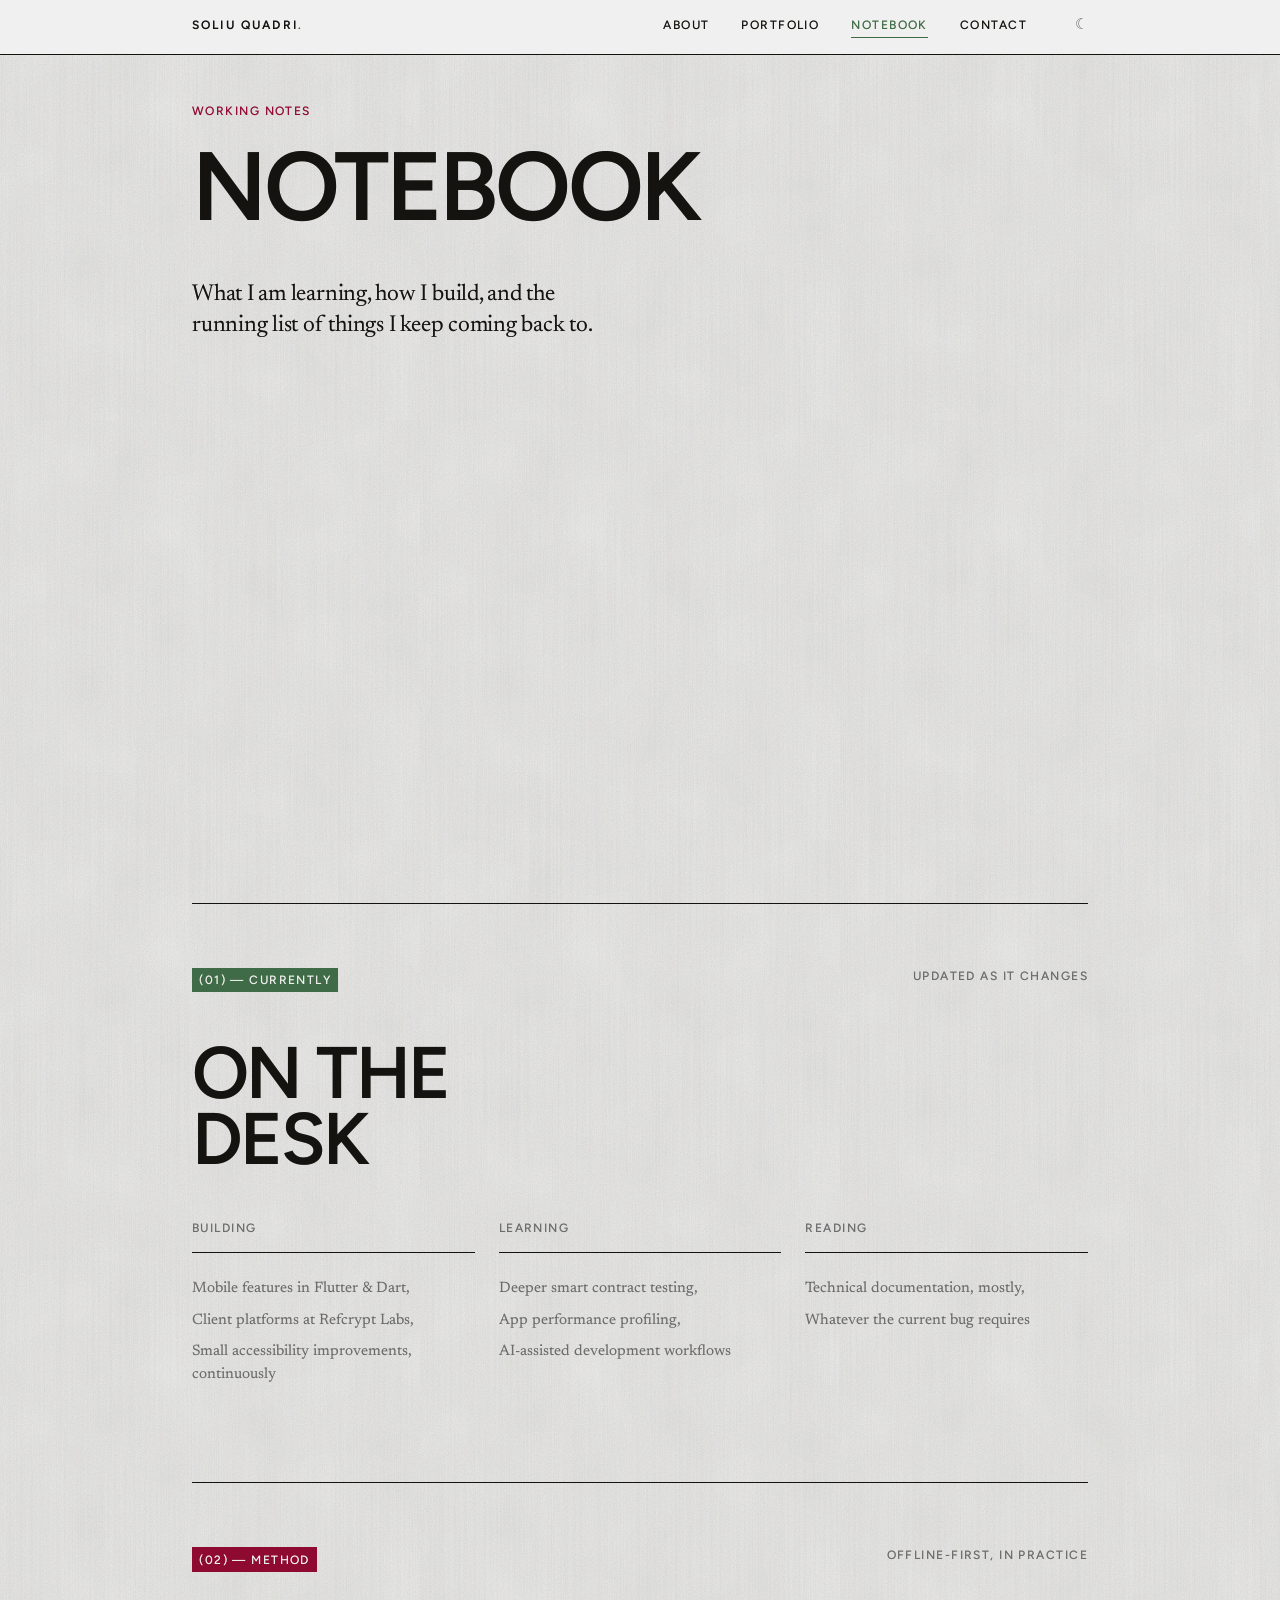
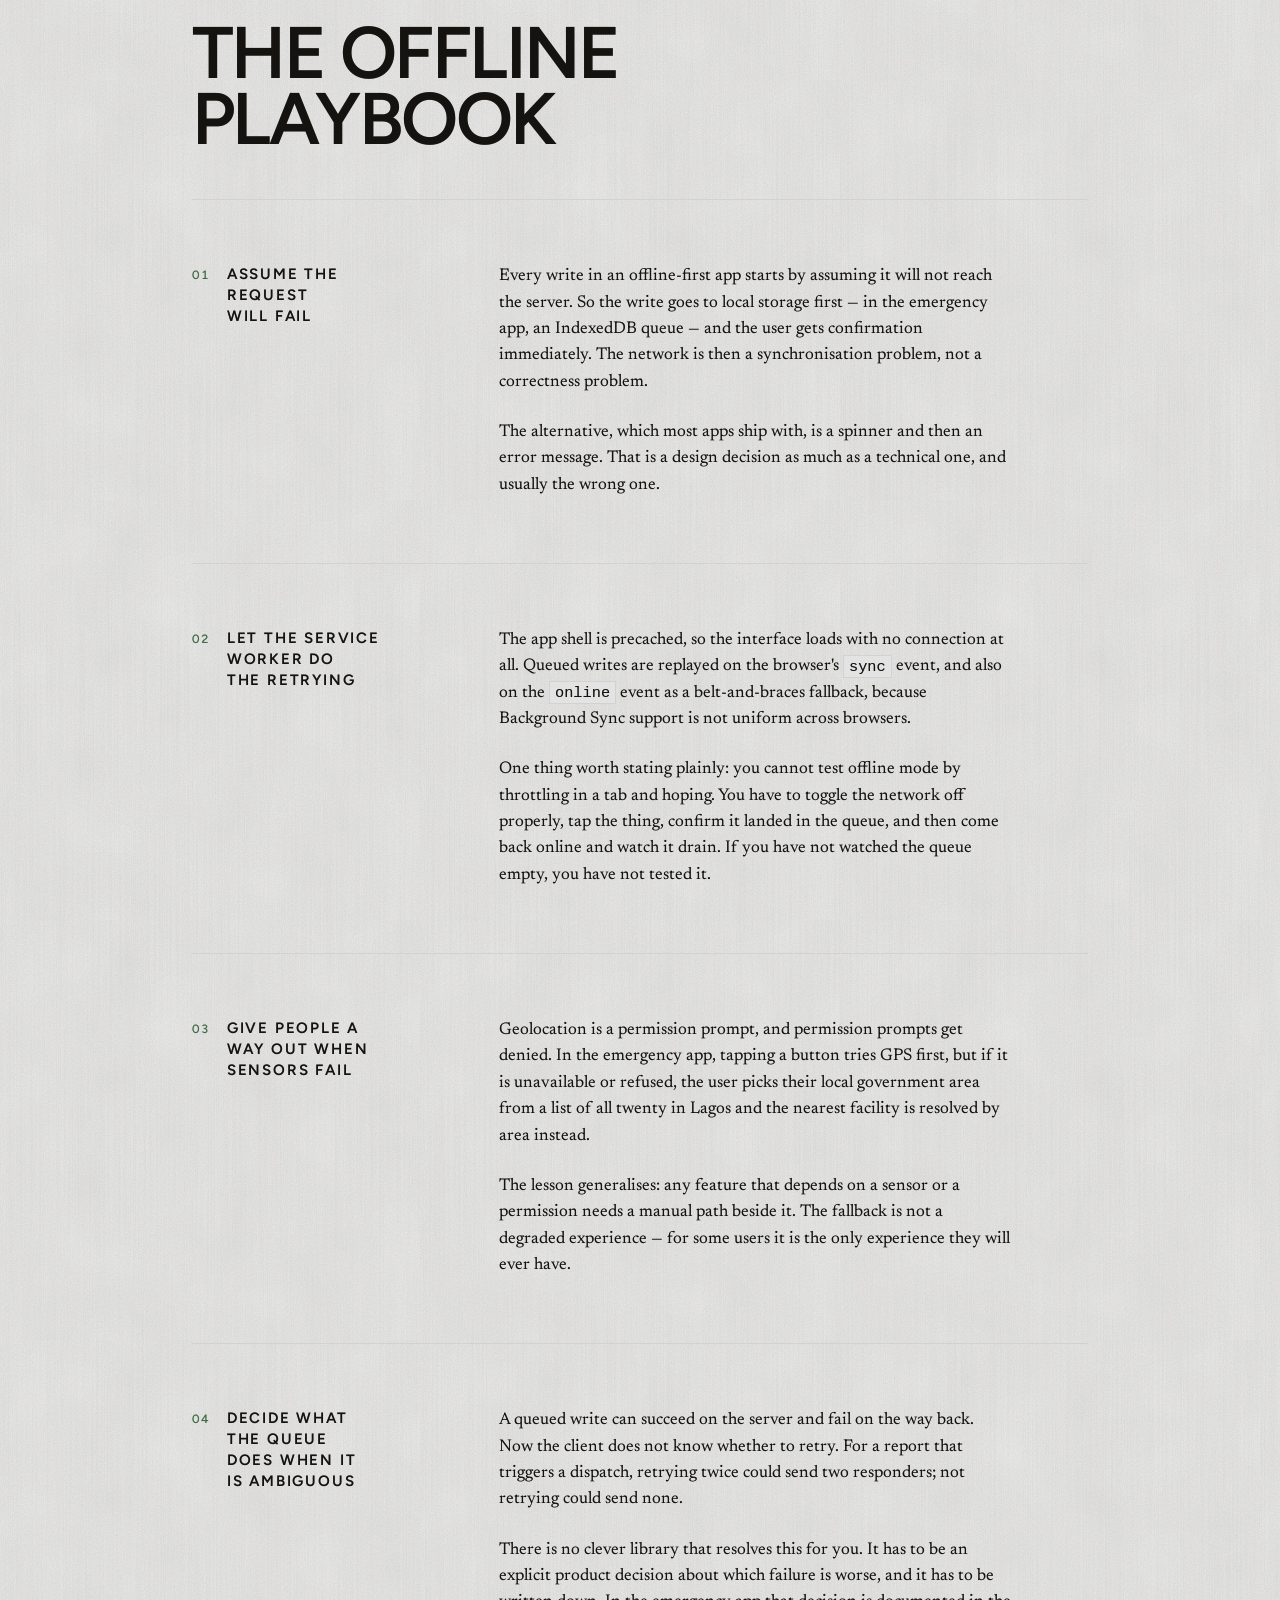
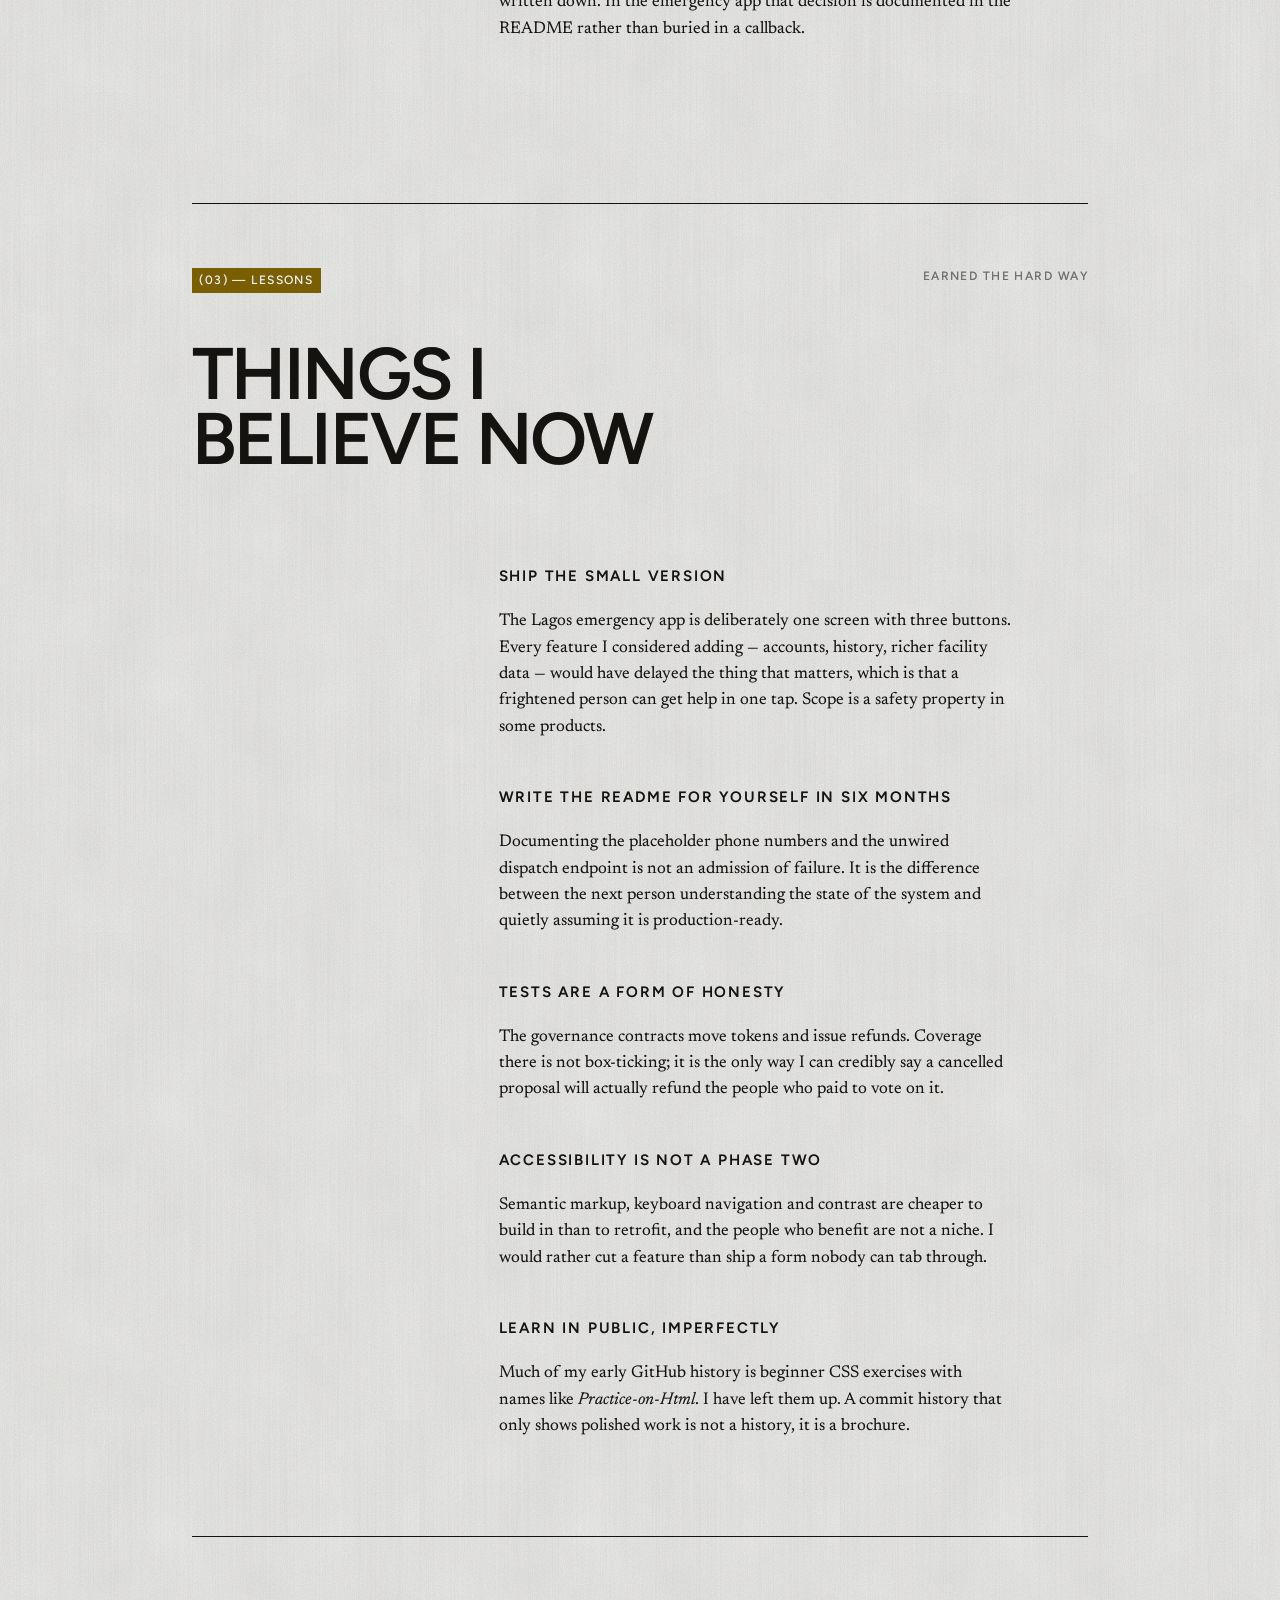
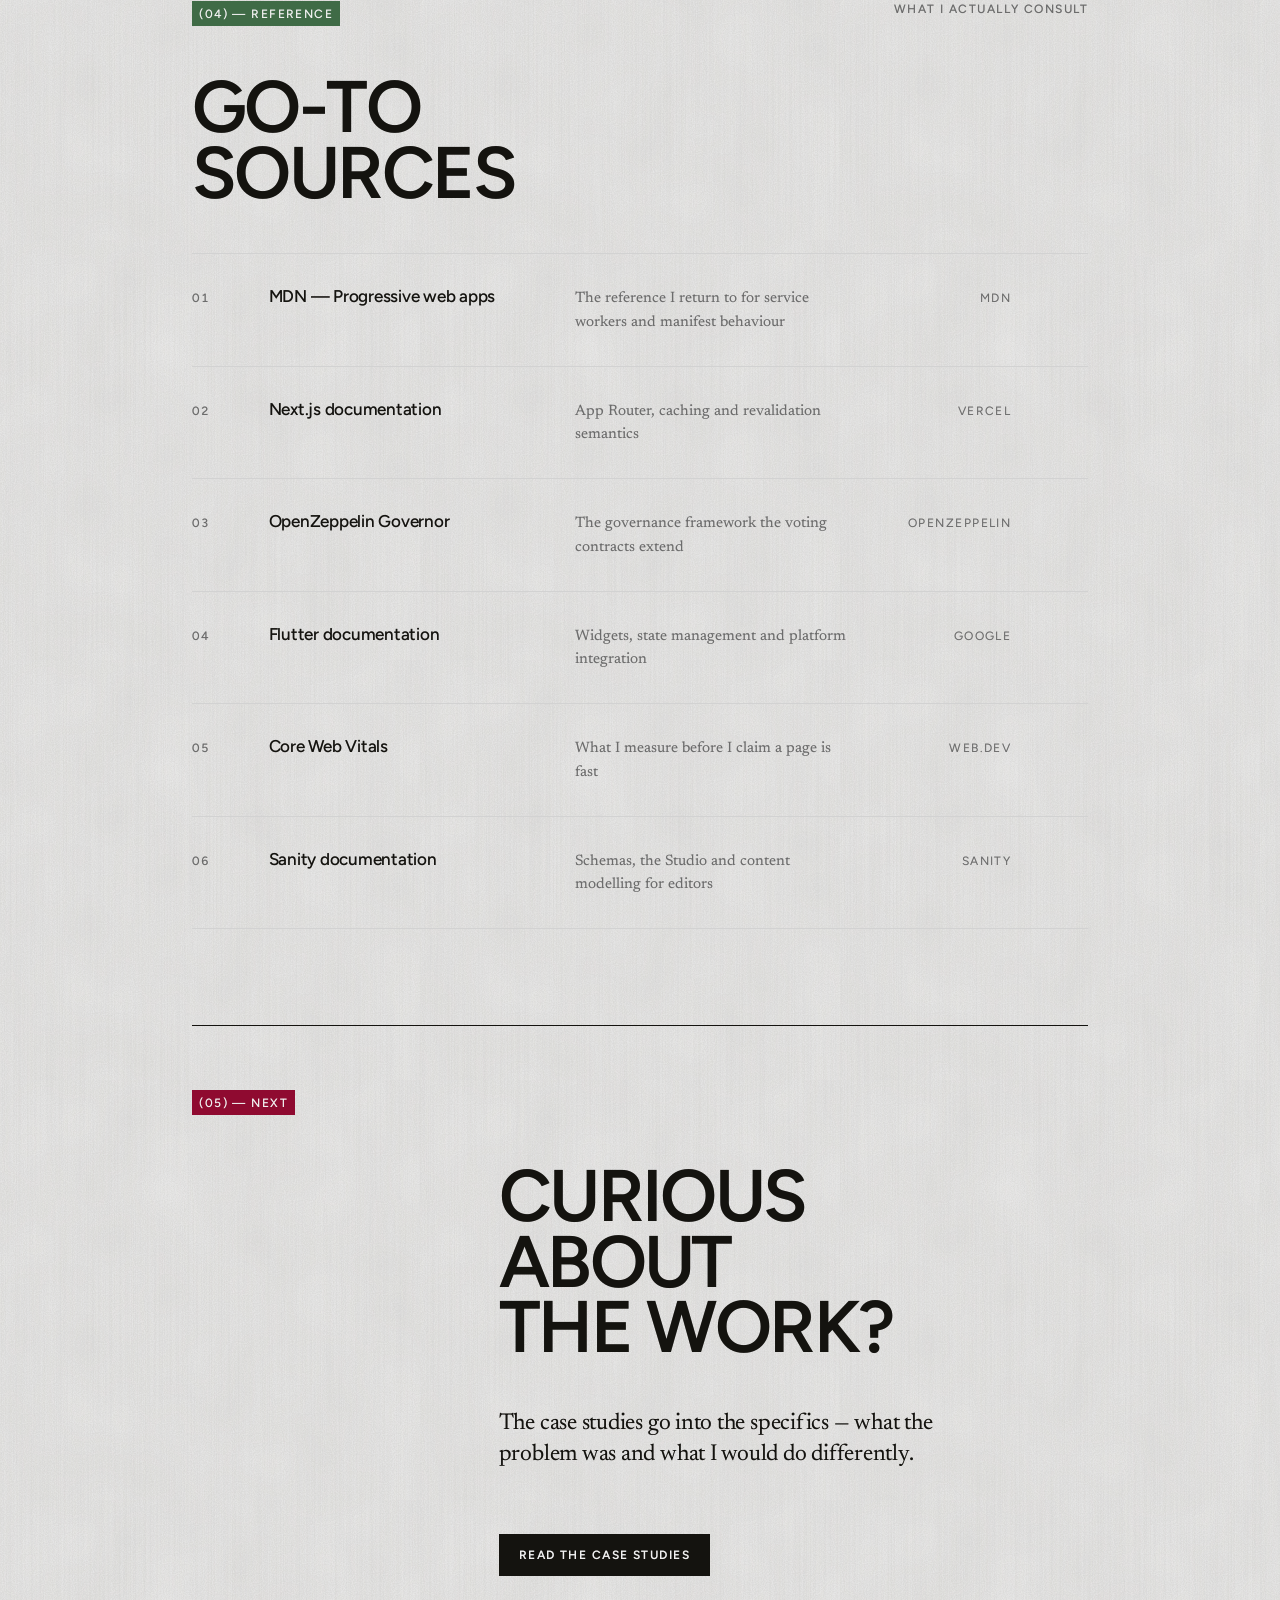
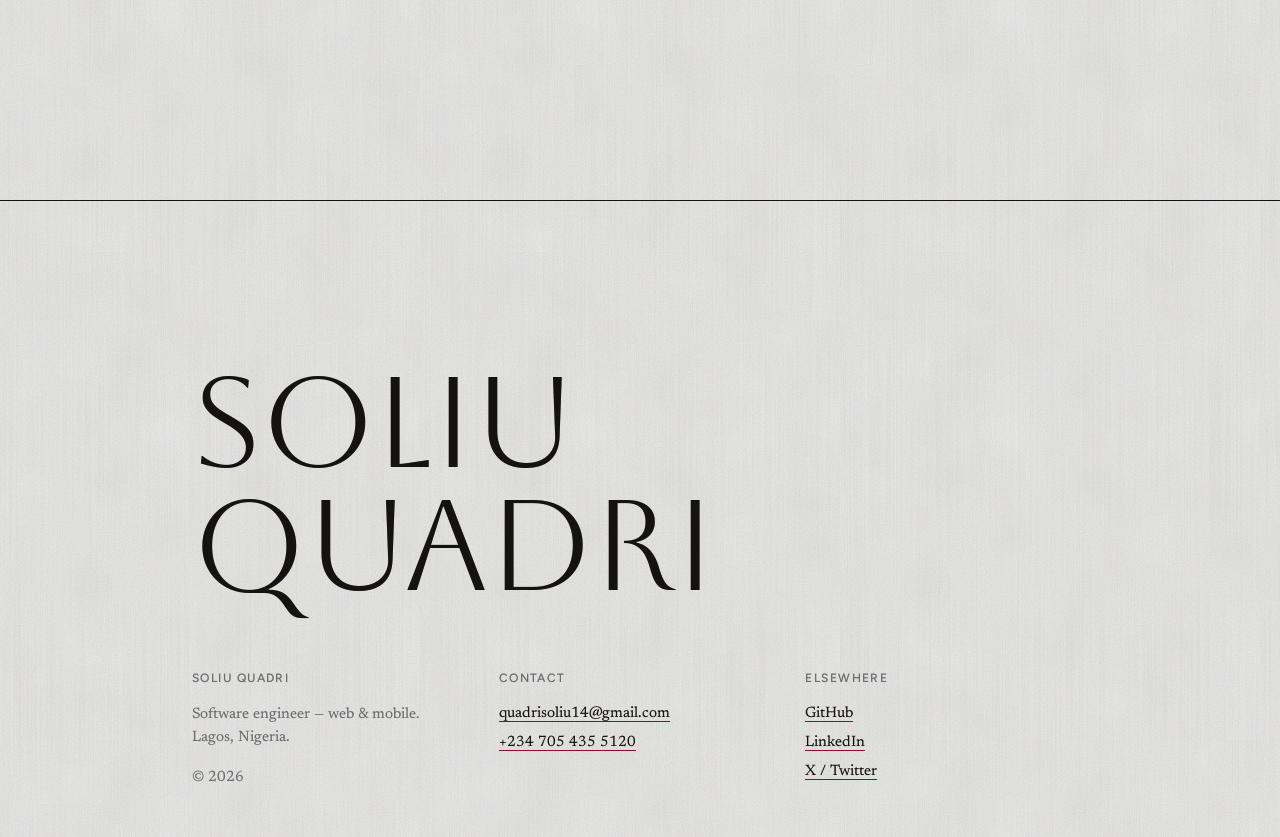
<file: notebook.html>
<!DOCTYPE html>
<html lang="en">
<head>
<meta charset="utf-8">
<meta name="viewport" content="width=device-width, initial-scale=1">
<title>Notebook — Soliu Quadri</title>
<meta name="description" content="Working notes from Soliu Quadri: what I'm learning, how I build offline-first apps, running notes from projects, and the resources I actually use.">
<meta name="author" content="Soliu Olawale Quadri">
<meta name="theme-color" content="#f0f0f0">
<meta property="og:title" content="Notebook — Soliu Quadri">
<meta property="og:description" content="Working notes: what I'm learning and how I build.">
<meta property="og:type" content="website">
<link rel="icon" href="data:image/svg+xml,%3Csvg xmlns='http://www.w3.org/2000/svg' viewBox='0 0 100 100'%3E%3Crect width='100' height='100' fill='%2314130f'/%3E%3Ctext x='50' y='68' font-family='Georgia,serif' font-size='54' fill='%23f0f0f0' text-anchor='middle'%3ESQ%3C/text%3E%3C/svg%3E">
<link rel="preconnect" href="https://fonts.googleapis.com">
<link rel="preconnect" href="https://fonts.gstatic.com" crossorigin>
<link rel="stylesheet" href="https://fonts.googleapis.com/css2?family=Aboreto&family=Figtree:wght@400;500;600&family=Newsreader:ital,opsz,wght@0,6..72,400;0,6..72,500;0,6..72,600;1,6..72,400&display=swap">
<link rel="stylesheet" href="assets/css/site.css">
<script>
(function(){try{var t=localStorage.getItem("sq-theme");if(t==="dark"||(!t&&window.matchMedia&&window.matchMedia("(prefers-color-scheme: dark)").matches)){document.documentElement.setAttribute("data-theme","dark");}}catch(e){}})();
</script>
</head>
<body>
<a class="skip-link" href="#main">Skip to content</a>

<div class="shell">
  <header class="masthead-bar">
    <div class="page">
      <div class="bar">
        <a href="index.html" class="wordmark">Soliu Quadri<span>.</span></a>
        <nav class="nav" aria-label="Primary">
          <a href="about.html" class="nav-item">About</a>
          <a href="portfolio.html" class="nav-item">Portfolio</a>
          <a href="notebook.html" class="nav-item">Notebook</a>
          <a href="contact.html" class="nav-item">Contact</a>
        </nav>
        <button type="button" class="theme-toggle" aria-label="Switch to dark mode" title="Switch to dark mode"><span aria-hidden="true">☾</span></button>
        <button class="burger" aria-expanded="false" aria-controls="drawer">
          <span class="sr-only">Open menu</span>
          <span class="bar-line" aria-hidden="true"></span>
          <span class="bar-line" aria-hidden="true"></span>
        </button>
      </div>
    </div>
  </header>

  <div id="drawer" class="drawer" inert aria-hidden="true">
    <div class="page">
      <a href="index.html" class="drawer-link">Home</a>
      <a href="about.html" class="drawer-link">About</a>
      <a href="portfolio.html" class="drawer-link">Portfolio</a>
      <a href="notebook.html" class="drawer-link">Notebook</a>
      <a href="contact.html" class="drawer-link">Contact</a>
    </div>
  </div>

  <main id="main">
    <div class="page">

      <section class="masthead">
        <p class="headnote label">Working notes</p>
        <h1 class="display">Notebook</h1>
        <p class="lead masthead-lead mt-6">What I am learning, how I build, and the running list of things I keep coming back to.</p>
      </section>

      <!-- ================= (01) currently ================= -->
      <section class="section">
        <header class="section-head">
          <p class="label label-ink">(01) — Currently</p>
          <p class="label">Updated as it changes</p>
        </header>
        <h2 class="title section-title">On the<br>desk</h2>

        <div class="skill-groups">
          <div>
            <p class="label skill-head">Building</p>
            <ul class="skill-list">
              <li>Mobile features in Flutter &amp; Dart</li>
              <li>Client platforms at Refcrypt Labs</li>
              <li>Small accessibility improvements, continuously</li>
            </ul>
          </div>
          <div>
            <p class="label skill-head">Learning</p>
            <ul class="skill-list">
              <li>Deeper smart contract testing</li>
              <li>App performance profiling</li>
              <li>AI-assisted development workflows</li>
            </ul>
          </div>
          <div>
            <p class="label skill-head">Reading</p>
            <ul class="skill-list">
              <li>Technical documentation, mostly</li>
              <li>Whatever the current bug requires</li>
            </ul>
          </div>
        </div>
      </section>

      <!-- ================= (02) how I build ================= -->
      <section class="section">
        <header class="section-head">
          <p class="label label-ink">(02) — Method</p>
          <p class="label">Offline-first, in practice</p>
        </header>
        <h2 class="title section-title">The offline<br>playbook</h2>

        <div class="cs">
          <div class="cs-head">
            <span class="cs-num label">01</span>
            <h3 class="cs-title">Assume the request will fail</h3>
          </div>
          <div class="cs-body prose">
            <p>Every write in an offline-first app starts by assuming it will not reach the server. So the write goes to local storage first — in the emergency app, an IndexedDB queue — and the user gets confirmation immediately. The network is then a synchronisation problem, not a correctness problem.</p>
            <p>The alternative, which most apps ship with, is a spinner and then an error message. That is a design decision as much as a technical one, and usually the wrong one.</p>
          </div>
        </div>

        <div class="cs">
          <div class="cs-head">
            <span class="cs-num label">02</span>
            <h3 class="cs-title">Let the service worker do the retrying</h3>
          </div>
          <div class="cs-body prose">
            <p>The app shell is precached, so the interface loads with no connection at all. Queued writes are replayed on the browser's <code>sync</code> event, and also on the <code>online</code> event as a belt-and-braces fallback, because Background Sync support is not uniform across browsers.</p>
            <p>One thing worth stating plainly: you cannot test offline mode by throttling in a tab and hoping. You have to toggle the network off properly, tap the thing, confirm it landed in the queue, and then come back online and watch it drain. If you have not watched the queue empty, you have not tested it.</p>
          </div>
        </div>

        <div class="cs">
          <div class="cs-head">
            <span class="cs-num label">03</span>
            <h3 class="cs-title">Give people a way out when sensors fail</h3>
          </div>
          <div class="cs-body prose">
            <p>Geolocation is a permission prompt, and permission prompts get denied. In the emergency app, tapping a button tries GPS first, but if it is unavailable or refused, the user picks their local government area from a list of all twenty in Lagos and the nearest facility is resolved by area instead.</p>
            <p>The lesson generalises: any feature that depends on a sensor or a permission needs a manual path beside it. The fallback is not a degraded experience — for some users it is the only experience they will ever have.</p>
          </div>
        </div>

        <div class="cs">
          <div class="cs-head">
            <span class="cs-num label">04</span>
            <h3 class="cs-title">Decide what the queue does when it is ambiguous</h3>
          </div>
          <div class="cs-body prose">
            <p>A queued write can succeed on the server and fail on the way back. Now the client does not know whether to retry. For a report that triggers a dispatch, retrying twice could send two responders; not retrying could send none.</p>
            <p>There is no clever library that resolves this for you. It has to be an explicit product decision about which failure is worse, and it has to be written down. In the emergency app that decision is documented in the README rather than buried in a callback.</p>
          </div>
        </div>
      </section>

      <!-- ================= (03) lessons ================= -->
      <section class="section">
        <header class="section-head">
          <p class="label label-ink">(03) — Lessons</p>
          <p class="label">Earned the hard way</p>
        </header>
        <h2 class="title section-title">Things I<br>believe now</h2>

        <div class="grid grid-rows">
          <div class="c-7 start-5 prose">
            <h3>Ship the small version</h3>
            <p>The Lagos emergency app is deliberately one screen with three buttons. Every feature I considered adding — accounts, history, richer facility data — would have delayed the thing that matters, which is that a frightened person can get help in one tap. Scope is a safety property in some products.</p>

            <h3>Write the README for yourself in six months</h3>
            <p>Documenting the placeholder phone numbers and the unwired dispatch endpoint is not an admission of failure. It is the difference between the next person understanding the state of the system and quietly assuming it is production-ready.</p>

            <h3>Tests are a form of honesty</h3>
            <p>The governance contracts move tokens and issue refunds. Coverage there is not box-ticking; it is the only way I can credibly say a cancelled proposal will actually refund the people who paid to vote on it.</p>

            <h3>Accessibility is not a phase two</h3>
            <p>Semantic markup, keyboard navigation and contrast are cheaper to build in than to retrofit, and the people who benefit are not a niche. I would rather cut a feature than ship a form nobody can tab through.</p>

            <h3>Learn in public, imperfectly</h3>
            <p>Much of my early GitHub history is beginner CSS exercises with names like <em>Practice-on-Html</em>. I have left them up. A commit history that only shows polished work is not a history, it is a brochure.</p>
          </div>
        </div>
      </section>

      <!-- ================= (04) reading list ================= -->
      <section class="section">
        <header class="section-head">
          <p class="label label-ink">(04) — Reference</p>
          <p class="label">What I actually consult</p>
        </header>
        <h2 class="title section-title">Go-to<br>sources</h2>

        <div class="index">
          <a href="https://developer.mozilla.org/en-US/docs/Web/Progressive_web_apps" target="_blank" rel="noopener" class="index-row">
            <span class="index-num">01</span>
            <span class="index-name index-name-sm">MDN — Progressive web apps</span>
            <span class="index-desc">The reference I return to for service workers and manifest behaviour</span>
            <span class="index-meta">MDN</span>
            <span class="index-arrow" aria-hidden="true">↗</span>
          </a>
          <a href="https://nextjs.org/docs" target="_blank" rel="noopener" class="index-row">
            <span class="index-num">02</span>
            <span class="index-name index-name-sm">Next.js documentation</span>
            <span class="index-desc">App Router, caching and revalidation semantics</span>
            <span class="index-meta">Vercel</span>
            <span class="index-arrow" aria-hidden="true">↗</span>
          </a>
          <a href="https://docs.openzeppelin.com/contracts/5.x/governance" target="_blank" rel="noopener" class="index-row">
            <span class="index-num">03</span>
            <span class="index-name index-name-sm">OpenZeppelin Governor</span>
            <span class="index-desc">The governance framework the voting contracts extend</span>
            <span class="index-meta">OpenZeppelin</span>
            <span class="index-arrow" aria-hidden="true">↗</span>
          </a>
          <a href="https://docs.flutter.dev/" target="_blank" rel="noopener" class="index-row">
            <span class="index-num">04</span>
            <span class="index-name index-name-sm">Flutter documentation</span>
            <span class="index-desc">Widgets, state management and platform integration</span>
            <span class="index-meta">Google</span>
            <span class="index-arrow" aria-hidden="true">↗</span>
          </a>
          <a href="https://web.dev/articles/vitals" target="_blank" rel="noopener" class="index-row">
            <span class="index-num">05</span>
            <span class="index-name index-name-sm">Core Web Vitals</span>
            <span class="index-desc">What I measure before I claim a page is fast</span>
            <span class="index-meta">web.dev</span>
            <span class="index-arrow" aria-hidden="true">↗</span>
          </a>
          <a href="https://www.sanity.io/docs" target="_blank" rel="noopener" class="index-row">
            <span class="index-num">06</span>
            <span class="index-name index-name-sm">Sanity documentation</span>
            <span class="index-desc">Schemas, the Studio and content modelling for editors</span>
            <span class="index-meta">Sanity</span>
            <span class="index-arrow" aria-hidden="true">↗</span>
          </a>
        </div>
      </section>

      <section class="section">
        <header class="section-head">
          <p class="label label-ink">(05) — Next</p>
        </header>
        <div class="grid grid-rows">
          <div class="c-7 start-5">
            <h2 class="title">Curious about<br>the work?</h2>
            <p class="lead mt-6">The case studies go into the specifics — what the problem was and what I would do differently.</p>
            <p class="mt-8"><a class="btn" href="portfolio.html">Read the case studies</a></p>
          </div>
        </div>
      </section>

    </div>
  </main>

  <footer class="colophon">
    <div class="page">
      <p class="signoff">Soliu Quadri</p>
      <div class="grid mt-8">
        <div class="c-4">
          <p class="label">Soliu Quadri</p>
          <p class="colophon-note">Software engineer — web &amp; mobile. Lagos, Nigeria.</p>
          <p class="colophon-note">© <span data-year>2026</span></p>
        </div>
        <div class="c-4">
          <p class="label">Contact</p>
          <ul class="colophon-list">
            <li><a class="link" href="mailto:quadrisoliu14@gmail.com">quadrisoliu14@gmail.com</a></li>
            <li><a class="link" href="tel:+2347054355120">+234 705 435 5120</a></li>
          </ul>
        </div>
        <div class="c-4">
          <p class="label">Elsewhere</p>
          <ul class="colophon-list">
            <li><a class="link" href="https://github.com/OlawaleHub" target="_blank" rel="noopener">GitHub</a></li>
            <li><a class="link" href="https://www.linkedin.com/in/quadri-soliu-9448bb1a6" target="_blank" rel="noopener">LinkedIn</a></li>
            <li><a class="link" href="https://twitter.com/Sulphate04" target="_blank" rel="noopener">X / Twitter</a></li>
          </ul>
        </div>
      </div>
    </div>
  </footer>
</div>

<script src="assets/js/site.js" defer></script>
</body>
</html>
</file>
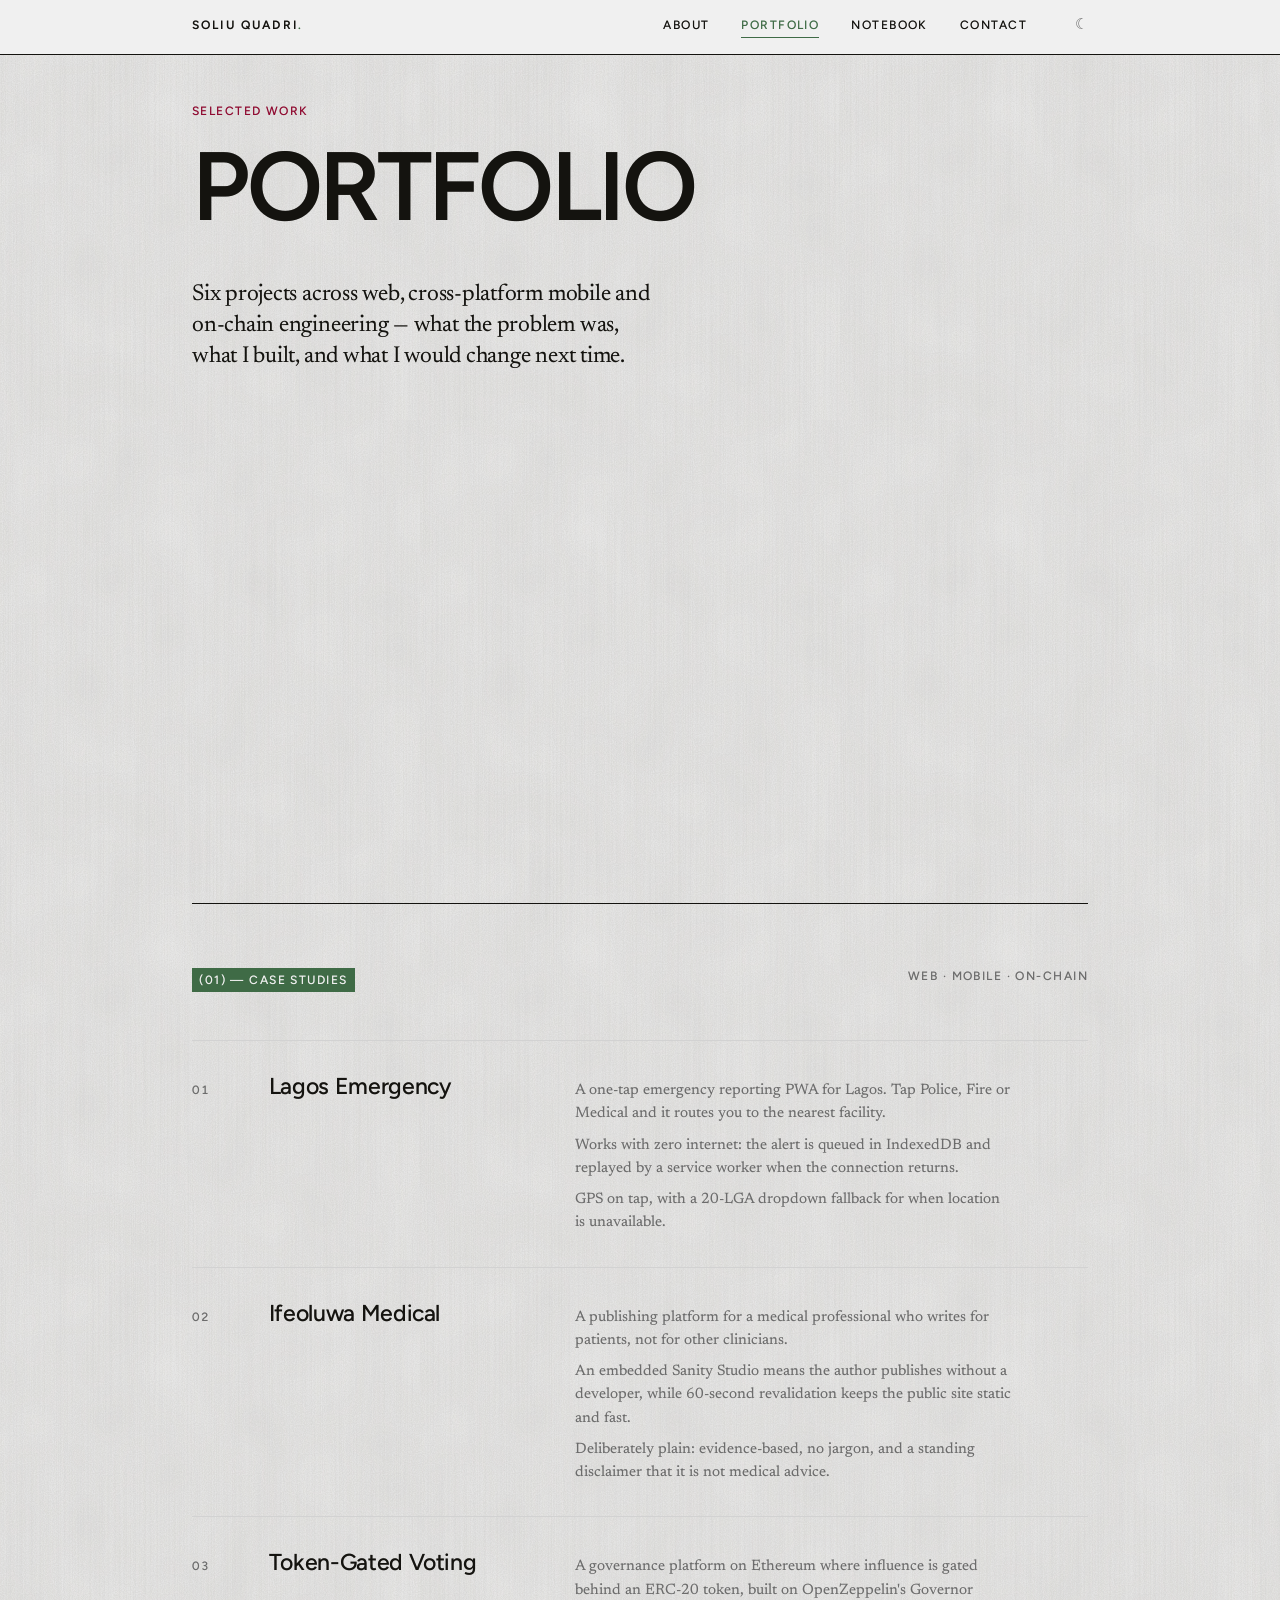
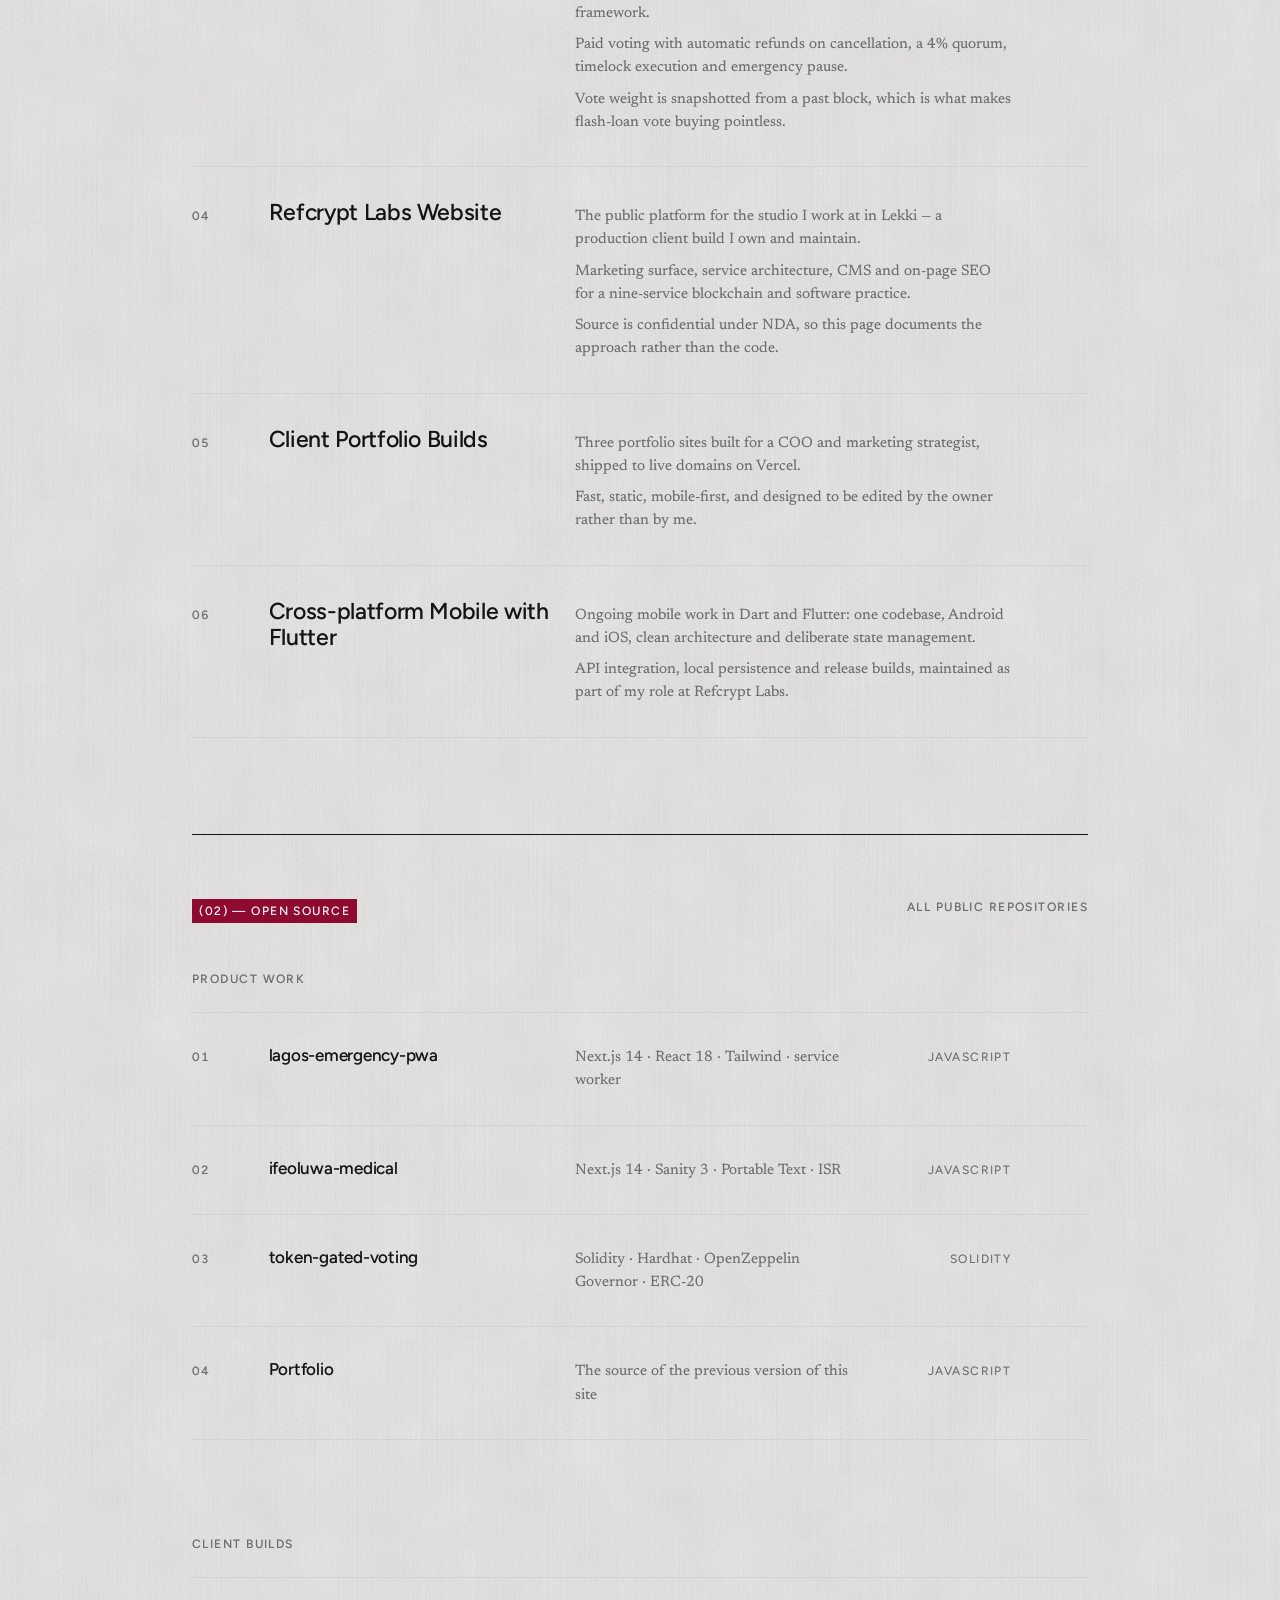
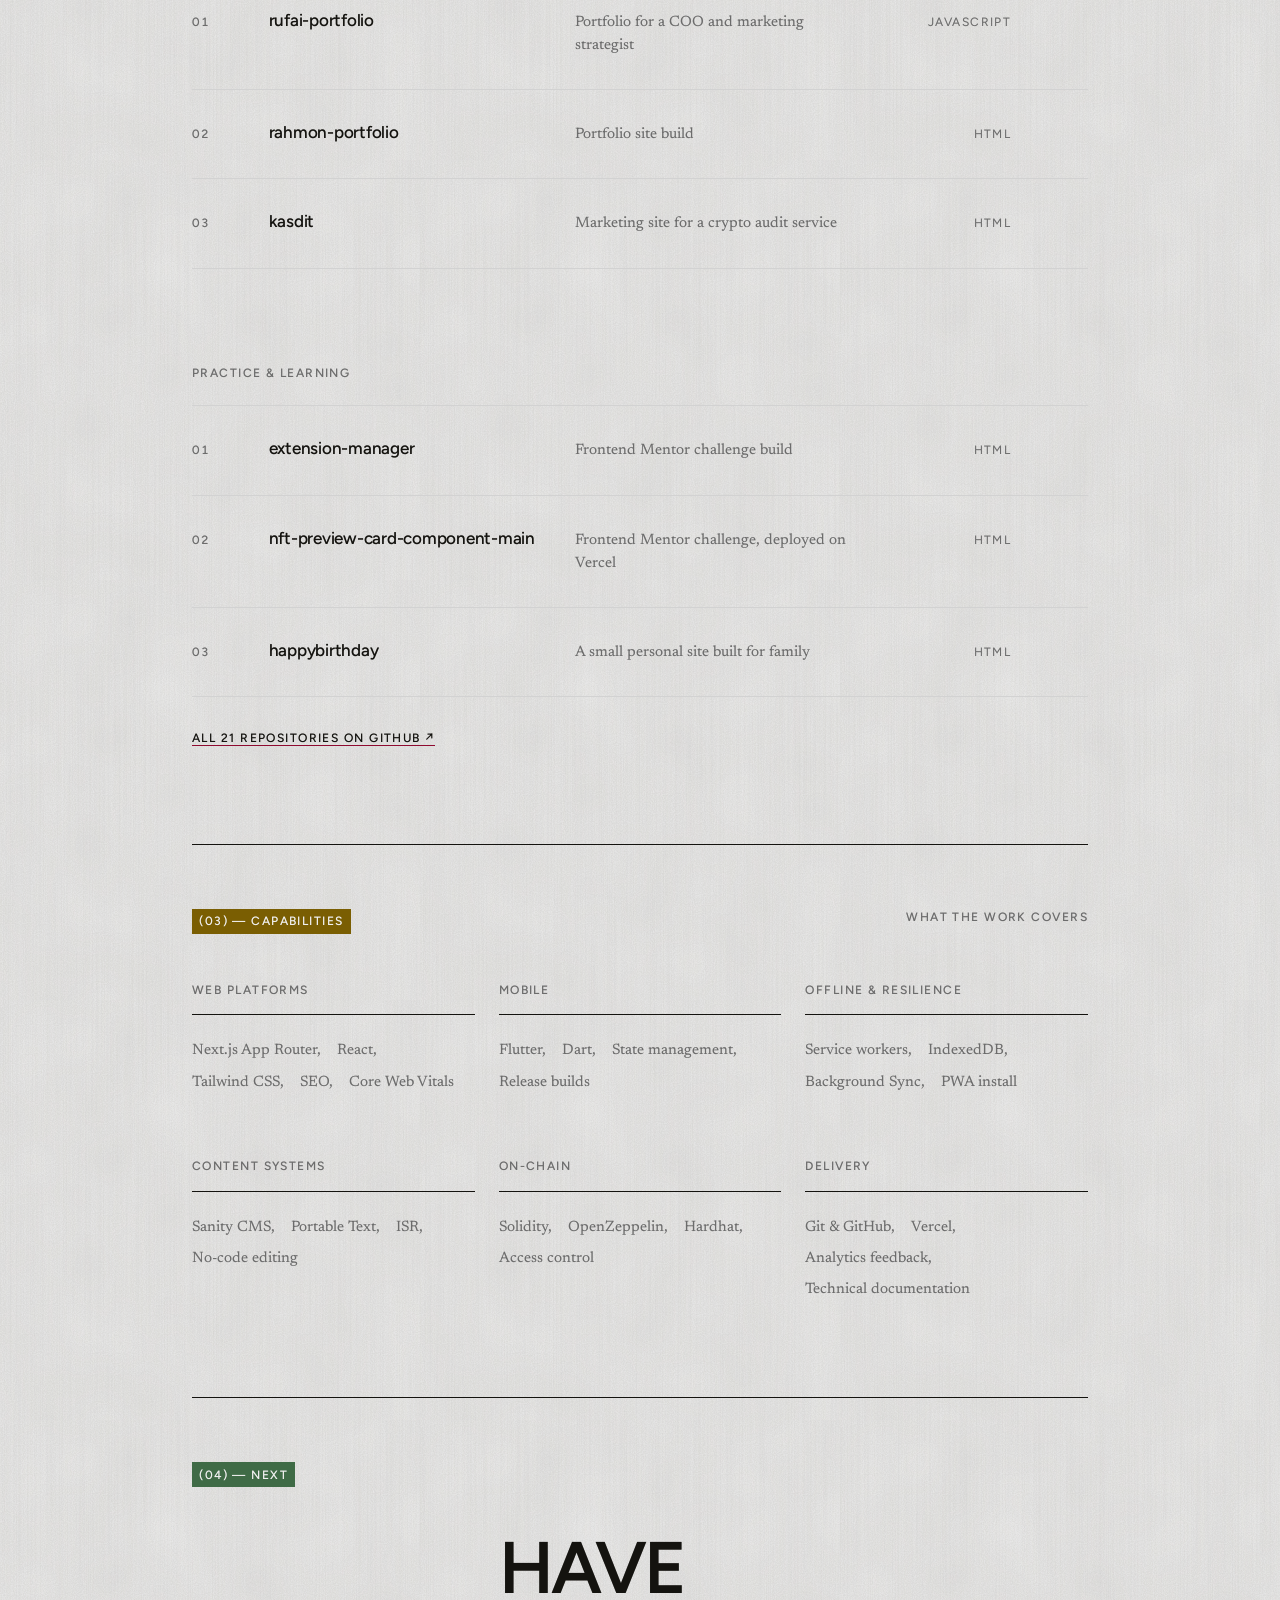
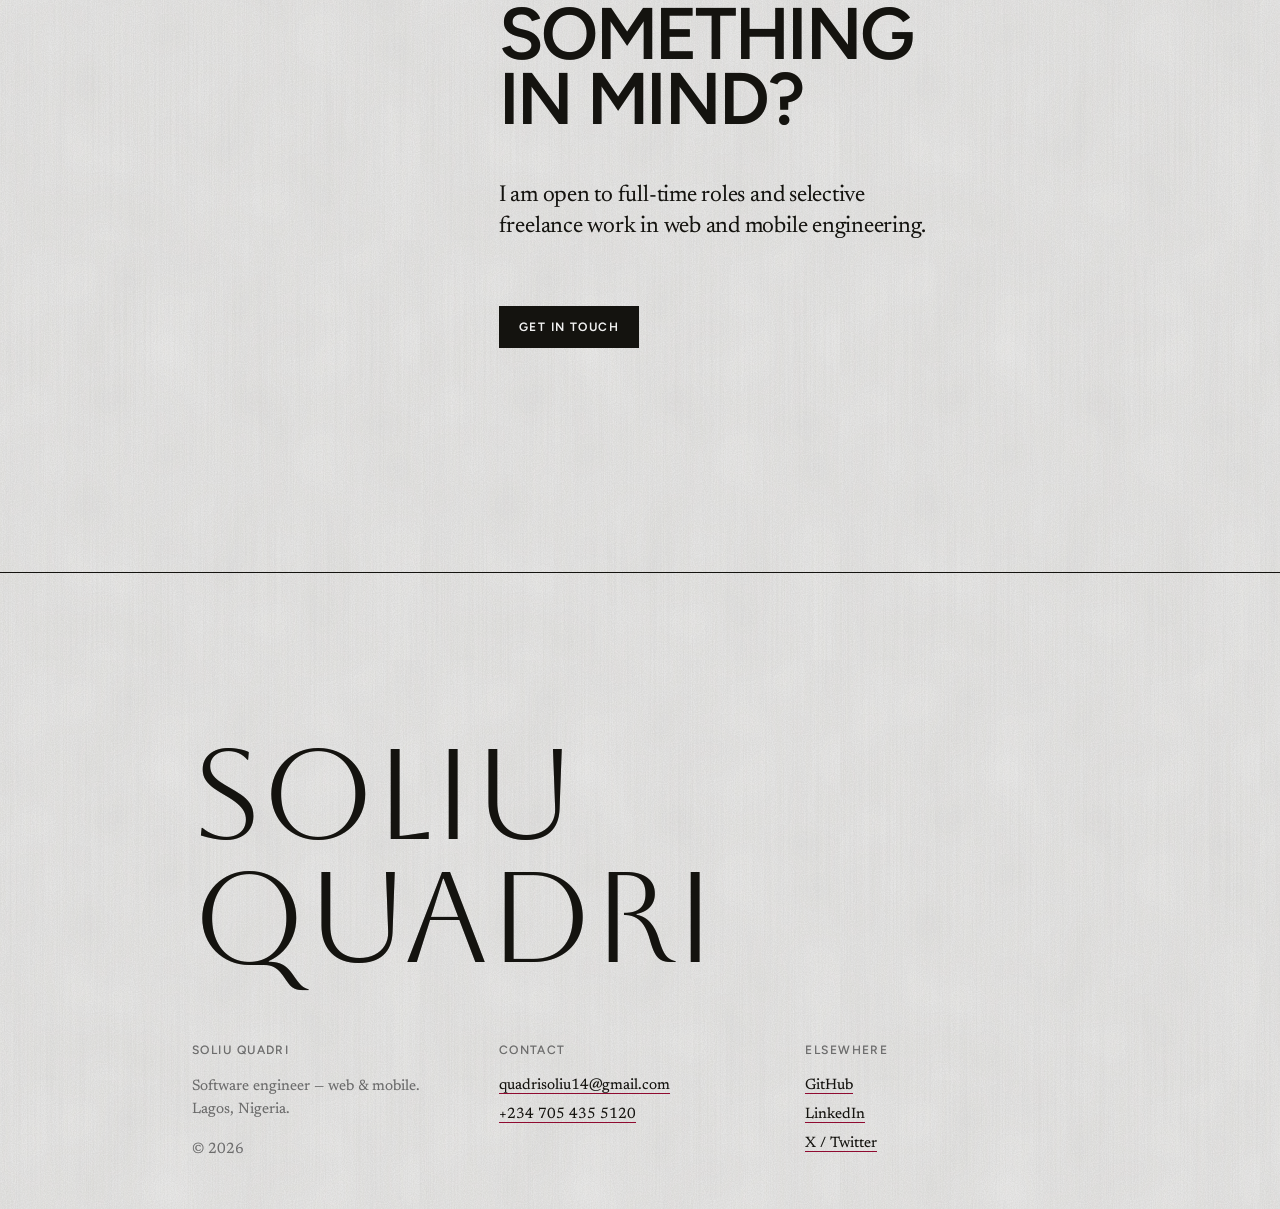
<file: portfolio.html>
<!DOCTYPE html>
<html lang="en">
<head>
<meta charset="utf-8">
<meta name="viewport" content="width=device-width, initial-scale=1">
<title>Portfolio — Soliu Quadri</title>
<meta name="description" content="Case studies across web, mobile and on-chain work by Soliu Quadri: an offline-first emergency PWA, a no-code medical publishing platform, Ethereum governance contracts and production client websites.">
<meta name="author" content="Soliu Olawale Quadri">
<meta name="theme-color" content="#f0f0f0">
<meta property="og:title" content="Portfolio — Soliu Quadri">
<meta property="og:description" content="Case studies across web, mobile and on-chain work.">
<meta property="og:type" content="website">
<link rel="icon" href="data:image/svg+xml,%3Csvg xmlns='http://www.w3.org/2000/svg' viewBox='0 0 100 100'%3E%3Crect width='100' height='100' fill='%2314130f'/%3E%3Ctext x='50' y='68' font-family='Georgia,serif' font-size='54' fill='%23f0f0f0' text-anchor='middle'%3ESQ%3C/text%3E%3C/svg%3E">
<link rel="preconnect" href="https://fonts.googleapis.com">
<link rel="preconnect" href="https://fonts.gstatic.com" crossorigin>
<link rel="stylesheet" href="https://fonts.googleapis.com/css2?family=Aboreto&family=Figtree:wght@400;500;600&family=Newsreader:ital,opsz,wght@0,6..72,400;0,6..72,500;0,6..72,600;1,6..72,400&display=swap">
<link rel="stylesheet" href="assets/css/site.css">
<script>
(function(){try{var t=localStorage.getItem("sq-theme");if(t==="dark"||(!t&&window.matchMedia&&window.matchMedia("(prefers-color-scheme: dark)").matches)){document.documentElement.setAttribute("data-theme","dark");}}catch(e){}})();
</script>
</head>
<body>
<a class="skip-link" href="#main">Skip to content</a>

<div class="shell">
  <header class="masthead-bar">
    <div class="page">
      <div class="bar">
        <a href="index.html" class="wordmark">Soliu Quadri<span>.</span></a>
        <nav class="nav" aria-label="Primary">
          <a href="about.html" class="nav-item">About</a>
          <a href="portfolio.html" class="nav-item">Portfolio</a>
          <a href="notebook.html" class="nav-item">Notebook</a>
          <a href="contact.html" class="nav-item">Contact</a>
        </nav>
        <button type="button" class="theme-toggle" aria-label="Switch to dark mode" title="Switch to dark mode"><span aria-hidden="true">☾</span></button>
        <button class="burger" aria-expanded="false" aria-controls="drawer">
          <span class="sr-only">Open menu</span>
          <span class="bar-line" aria-hidden="true"></span>
          <span class="bar-line" aria-hidden="true"></span>
        </button>
      </div>
    </div>
  </header>

  <div id="drawer" class="drawer" inert aria-hidden="true">
    <div class="page">
      <a href="index.html" class="drawer-link">Home</a>
      <a href="about.html" class="drawer-link">About</a>
      <a href="portfolio.html" class="drawer-link">Portfolio</a>
      <a href="notebook.html" class="drawer-link">Notebook</a>
      <a href="contact.html" class="drawer-link">Contact</a>
    </div>
  </div>

  <main id="main">
    <div class="page">

      <section class="masthead">
        <p class="headnote label">Selected work</p>
        <h1 class="display">Portfolio</h1>
        <p class="lead masthead-lead mt-6">Six projects across web, cross-platform mobile and on-chain engineering — what the problem was, what I built, and what I would change next time.</p>
      </section>

      <!-- ================= (01) case studies ================= -->
      <section class="section" id="case-studies">
        <header class="section-head">
          <p class="label label-ink">(01) — Case studies</p>
          <p class="label">Web · Mobile · On-chain</p>
        </header>

        <div class="index">
          <a href="work/lagos-emergency.html" class="index-row">
            <span class="index-num">01</span>
            <span class="index-name">Lagos Emergency</span>
            <span class="case-lines">
              <span class="case-line">A one-tap emergency reporting PWA for Lagos. Tap Police, Fire or Medical and it routes you to the nearest facility.</span>
              <span class="case-line">Works with zero internet: the alert is queued in IndexedDB and replayed by a service worker when the connection returns.</span>
              <span class="case-line">GPS on tap, with a 20-LGA dropdown fallback for when location is unavailable.</span>
            </span>
            <span class="index-arrow" aria-hidden="true">→</span>
          </a>
          <a href="work/ifeoluwa-medical.html" class="index-row">
            <span class="index-num">02</span>
            <span class="index-name">Ifeoluwa Medical</span>
            <span class="case-lines">
              <span class="case-line">A publishing platform for a medical professional who writes for patients, not for other clinicians.</span>
              <span class="case-line">An embedded Sanity Studio means the author publishes without a developer, while 60-second revalidation keeps the public site static and fast.</span>
              <span class="case-line">Deliberately plain: evidence-based, no jargon, and a standing disclaimer that it is not medical advice.</span>
            </span>
            <span class="index-arrow" aria-hidden="true">→</span>
          </a>
          <a href="work/token-gated-voting.html" class="index-row">
            <span class="index-num">03</span>
            <span class="index-name">Token-Gated Voting</span>
            <span class="case-lines">
              <span class="case-line">A governance platform on Ethereum where influence is gated behind an ERC-20 token, built on OpenZeppelin's Governor framework.</span>
              <span class="case-line">Paid voting with automatic refunds on cancellation, a 4% quorum, timelock execution and emergency pause.</span>
              <span class="case-line">Vote weight is snapshotted from a past block, which is what makes flash-loan vote buying pointless.</span>
            </span>
            <span class="index-arrow" aria-hidden="true">→</span>
          </a>
          <a href="work/refcrypt-labs.html" class="index-row">
            <span class="index-num">04</span>
            <span class="index-name">Refcrypt Labs Website</span>
            <span class="case-lines">
              <span class="case-line">The public platform for the studio I work at in Lekki — a production client build I own and maintain.</span>
              <span class="case-line">Marketing surface, service architecture, CMS and on-page SEO for a nine-service blockchain and software practice.</span>
              <span class="case-line">Source is confidential under NDA, so this page documents the approach rather than the code.</span>
            </span>
            <span class="index-arrow" aria-hidden="true">→</span>
          </a>
          <a href="work/portfolio-builds.html" class="index-row">
            <span class="index-num">05</span>
            <span class="index-name">Client Portfolio Builds</span>
            <span class="case-lines">
              <span class="case-line">Three portfolio sites built for a COO and marketing strategist, shipped to live domains on Vercel.</span>
              <span class="case-line">Fast, static, mobile-first, and designed to be edited by the owner rather than by me.</span>
            </span>
            <span class="index-arrow" aria-hidden="true">→</span>
          </a>
          <a href="work/mobile-flutter.html" class="index-row">
            <span class="index-num">06</span>
            <span class="index-name">Cross-platform Mobile with Flutter</span>
            <span class="case-lines">
              <span class="case-line">Ongoing mobile work in Dart and Flutter: one codebase, Android and iOS, clean architecture and deliberate state management.</span>
              <span class="case-line">API integration, local persistence and release builds, maintained as part of my role at Refcrypt Labs.</span>
            </span>
            <span class="index-arrow" aria-hidden="true">→</span>
          </a>
        </div>
      </section>

      <!-- ================= (02) repositories ================= -->
      <section class="section" id="repositories">
        <header class="section-head">
          <p class="label label-ink">(02) — Open source</p>
          <p class="label">All public repositories</p>
        </header>

        <div class="group">
          <p class="label group-label">Product work</p>
          <div class="index">
            <a href="https://github.com/OlawaleHub/lagos-emergency-pwa" target="_blank" rel="noopener" class="index-row">
              <span class="index-num">01</span>
              <span class="index-name index-name-sm">lagos-emergency-pwa</span>
              <span class="index-desc">Next.js 14 · React 18 · Tailwind · service worker</span>
              <span class="index-meta">JavaScript</span>
              <span class="index-arrow" aria-hidden="true">↗</span>
            </a>
            <a href="https://github.com/OlawaleHub/ifeoluwa-medical" target="_blank" rel="noopener" class="index-row">
              <span class="index-num">02</span>
              <span class="index-name index-name-sm">ifeoluwa-medical</span>
              <span class="index-desc">Next.js 14 · Sanity 3 · Portable Text · ISR</span>
              <span class="index-meta">JavaScript</span>
              <span class="index-arrow" aria-hidden="true">↗</span>
            </a>
            <a href="https://github.com/OlawaleHub/token-gated-voting" target="_blank" rel="noopener" class="index-row">
              <span class="index-num">03</span>
              <span class="index-name index-name-sm">token-gated-voting</span>
              <span class="index-desc">Solidity · Hardhat · OpenZeppelin Governor · ERC-20</span>
              <span class="index-meta">Solidity</span>
              <span class="index-arrow" aria-hidden="true">↗</span>
            </a>
            <a href="https://github.com/OlawaleHub/Portfolio" target="_blank" rel="noopener" class="index-row">
              <span class="index-num">04</span>
              <span class="index-name index-name-sm">Portfolio</span>
              <span class="index-desc">The source of the previous version of this site</span>
              <span class="index-meta">JavaScript</span>
              <span class="index-arrow" aria-hidden="true">↗</span>
            </a>
          </div>
        </div>

        <div class="group">
          <p class="label group-label">Client builds</p>
          <div class="index">
            <a href="https://rufai-portfolio.vercel.app" target="_blank" rel="noopener" class="index-row">
              <span class="index-num">01</span>
              <span class="index-name index-name-sm">rufai-portfolio</span>
              <span class="index-desc">Portfolio for a COO and marketing strategist</span>
              <span class="index-meta">JavaScript</span>
              <span class="index-arrow" aria-hidden="true">↗</span>
            </a>
            <a href="https://github.com/OlawaleHub/rahmon-portfolio" target="_blank" rel="noopener" class="index-row">
              <span class="index-num">02</span>
              <span class="index-name index-name-sm">rahmon-portfolio</span>
              <span class="index-desc">Portfolio site build</span>
              <span class="index-meta">HTML</span>
              <span class="index-arrow" aria-hidden="true">↗</span>
            </a>
            <a href="https://github.com/OlawaleHub/kasdit" target="_blank" rel="noopener" class="index-row">
              <span class="index-num">03</span>
              <span class="index-name index-name-sm">kasdit</span>
              <span class="index-desc">Marketing site for a crypto audit service</span>
              <span class="index-meta">HTML</span>
              <span class="index-arrow" aria-hidden="true">↗</span>
            </a>
          </div>
        </div>

        <div class="group">
          <p class="label group-label">Practice &amp; learning</p>
          <div class="index">
            <a href="https://github.com/OlawaleHub/extension-manager" target="_blank" rel="noopener" class="index-row">
              <span class="index-num">01</span>
              <span class="index-name index-name-sm">extension-manager</span>
              <span class="index-desc">Frontend Mentor challenge build</span>
              <span class="index-meta">HTML</span>
              <span class="index-arrow" aria-hidden="true">↗</span>
            </a>
            <a href="https://nft-preview-card-component-main-lemon-nine.vercel.app" target="_blank" rel="noopener" class="index-row">
              <span class="index-num">02</span>
              <span class="index-name index-name-sm">nft-preview-card-component-main</span>
              <span class="index-desc">Frontend Mentor challenge, deployed on Vercel</span>
              <span class="index-meta">HTML</span>
              <span class="index-arrow" aria-hidden="true">↗</span>
            </a>
            <a href="https://github.com/OlawaleHub/happybirthday" target="_blank" rel="noopener" class="index-row">
              <span class="index-num">03</span>
              <span class="index-name index-name-sm">happybirthday</span>
              <span class="index-desc">A small personal site built for family</span>
              <span class="index-meta">HTML</span>
              <span class="index-arrow" aria-hidden="true">↗</span>
            </a>
          </div>
        </div>

        <p class="more"><a href="https://github.com/OlawaleHub?tab=repositories" class="link" target="_blank" rel="noopener">All 21 repositories on GitHub ↗</a></p>
      </section>

      <!-- ================= (03) capabilities ================= -->
      <section class="section" id="capabilities">
        <header class="section-head">
          <p class="label label-ink">(03) — Capabilities</p>
          <p class="label">What the work covers</p>
        </header>

        <div class="skill-groups">
          <div>
            <p class="label skill-head">Web platforms</p>
            <ul class="skill-list">
              <li>Next.js App Router</li><li>React</li><li>Tailwind CSS</li><li>SEO</li><li>Core Web Vitals</li>
            </ul>
          </div>
          <div>
            <p class="label skill-head">Mobile</p>
            <ul class="skill-list">
              <li>Flutter</li><li>Dart</li><li>State management</li><li>Release builds</li>
            </ul>
          </div>
          <div>
            <p class="label skill-head">Offline &amp; resilience</p>
            <ul class="skill-list">
              <li>Service workers</li><li>IndexedDB</li><li>Background Sync</li><li>PWA install</li>
            </ul>
          </div>
          <div>
            <p class="label skill-head">Content systems</p>
            <ul class="skill-list">
              <li>Sanity CMS</li><li>Portable Text</li><li>ISR</li><li>No-code editing</li>
            </ul>
          </div>
          <div>
            <p class="label skill-head">On-chain</p>
            <ul class="skill-list">
              <li>Solidity</li><li>OpenZeppelin</li><li>Hardhat</li><li>Access control</li>
            </ul>
          </div>
          <div>
            <p class="label skill-head">Delivery</p>
            <ul class="skill-list">
              <li>Git &amp; GitHub</li><li>Vercel</li><li>Analytics feedback</li><li>Technical documentation</li>
            </ul>
          </div>
        </div>
      </section>

      <section class="section">
        <header class="section-head">
          <p class="label label-ink">(04) — Next</p>
        </header>
        <div class="grid grid-rows">
          <div class="c-7 start-5">
            <h2 class="title">Have something<br>in mind?</h2>
            <p class="lead mt-6">I am open to full-time roles and selective freelance work in web and mobile engineering.</p>
            <p class="mt-8"><a class="btn" href="contact.html">Get in touch</a></p>
          </div>
        </div>
      </section>

    </div>
  </main>

  <footer class="colophon">
    <div class="page">
      <p class="signoff">Soliu Quadri</p>
      <div class="grid mt-8">
        <div class="c-4">
          <p class="label">Soliu Quadri</p>
          <p class="colophon-note">Software engineer — web &amp; mobile. Lagos, Nigeria.</p>
          <p class="colophon-note">© <span data-year>2026</span></p>
        </div>
        <div class="c-4">
          <p class="label">Contact</p>
          <ul class="colophon-list">
            <li><a class="link" href="mailto:quadrisoliu14@gmail.com">quadrisoliu14@gmail.com</a></li>
            <li><a class="link" href="tel:+2347054355120">+234 705 435 5120</a></li>
          </ul>
        </div>
        <div class="c-4">
          <p class="label">Elsewhere</p>
          <ul class="colophon-list">
            <li><a class="link" href="https://github.com/OlawaleHub" target="_blank" rel="noopener">GitHub</a></li>
            <li><a class="link" href="https://www.linkedin.com/in/quadri-soliu-9448bb1a6" target="_blank" rel="noopener">LinkedIn</a></li>
            <li><a class="link" href="https://twitter.com/Sulphate04" target="_blank" rel="noopener">X / Twitter</a></li>
          </ul>
        </div>
      </div>
    </div>
  </footer>
</div>

<script src="assets/js/site.js" defer></script>
</body>
</html>
</file>
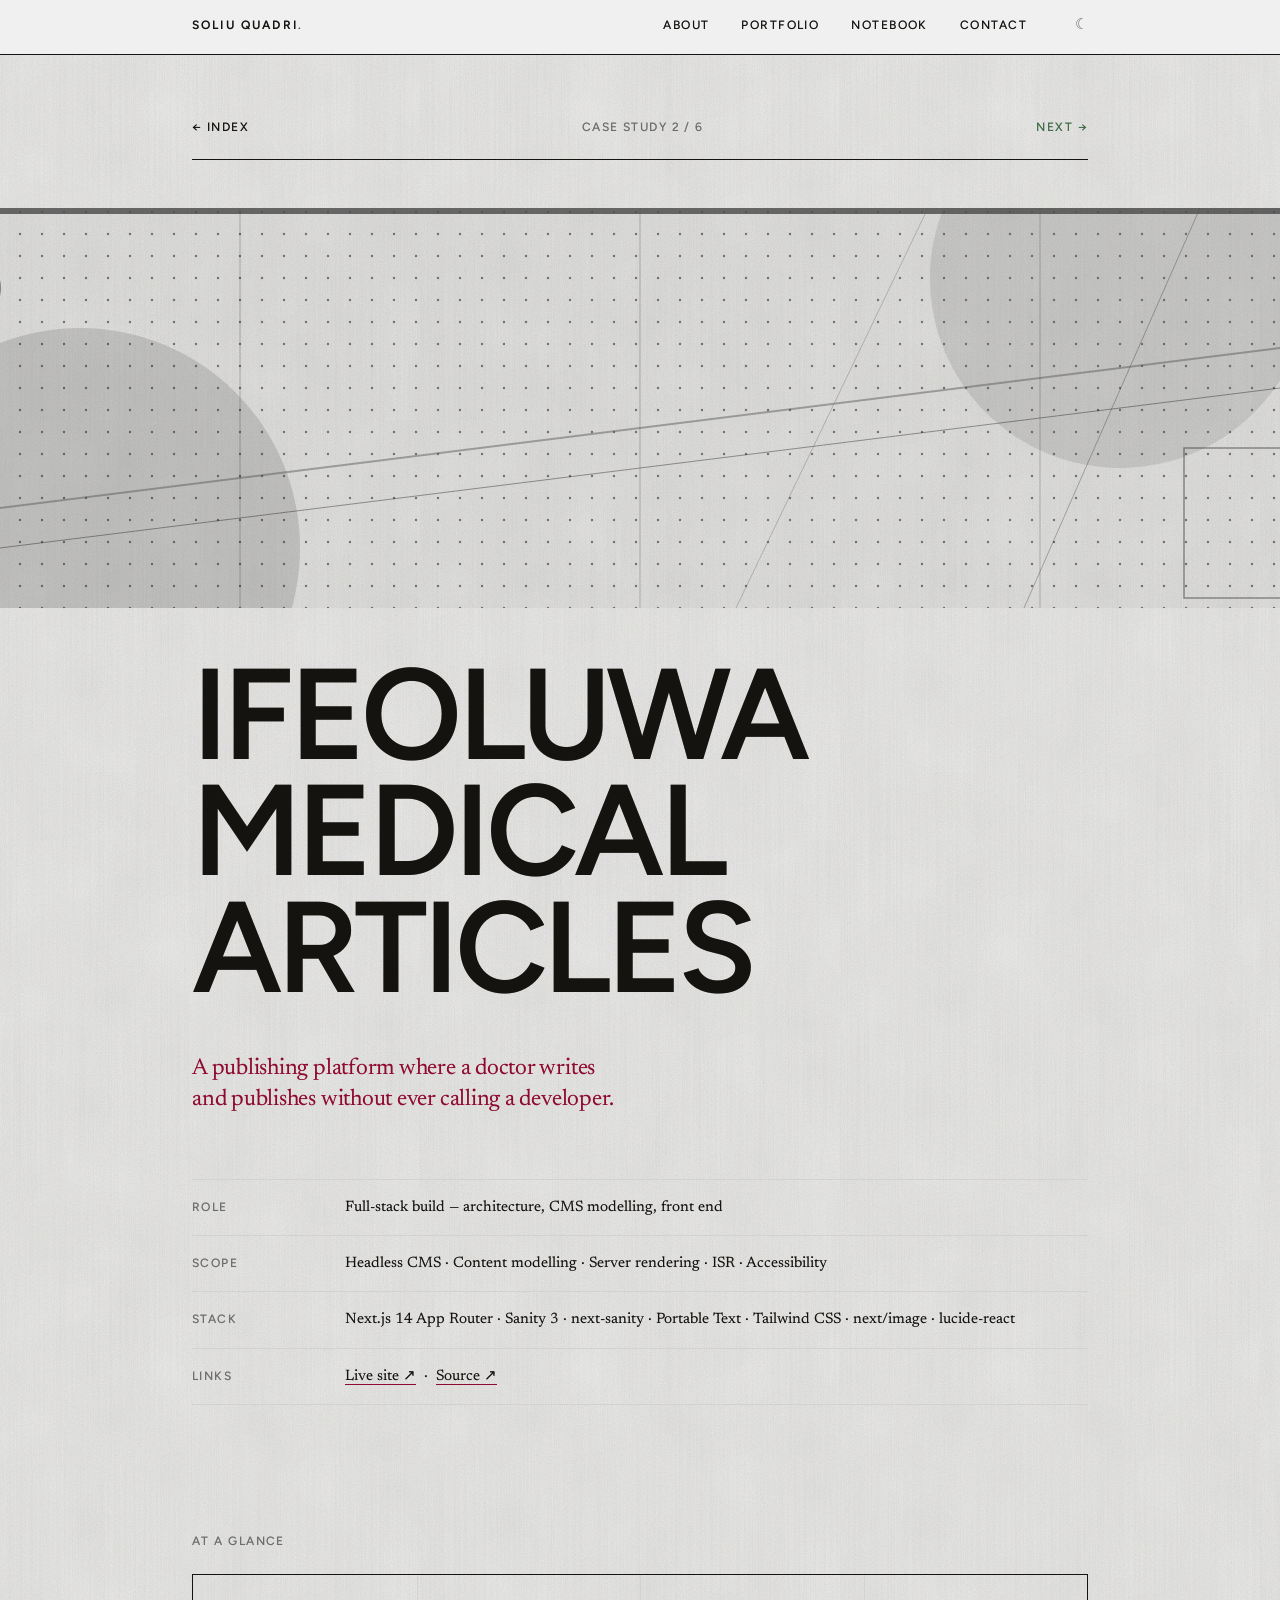
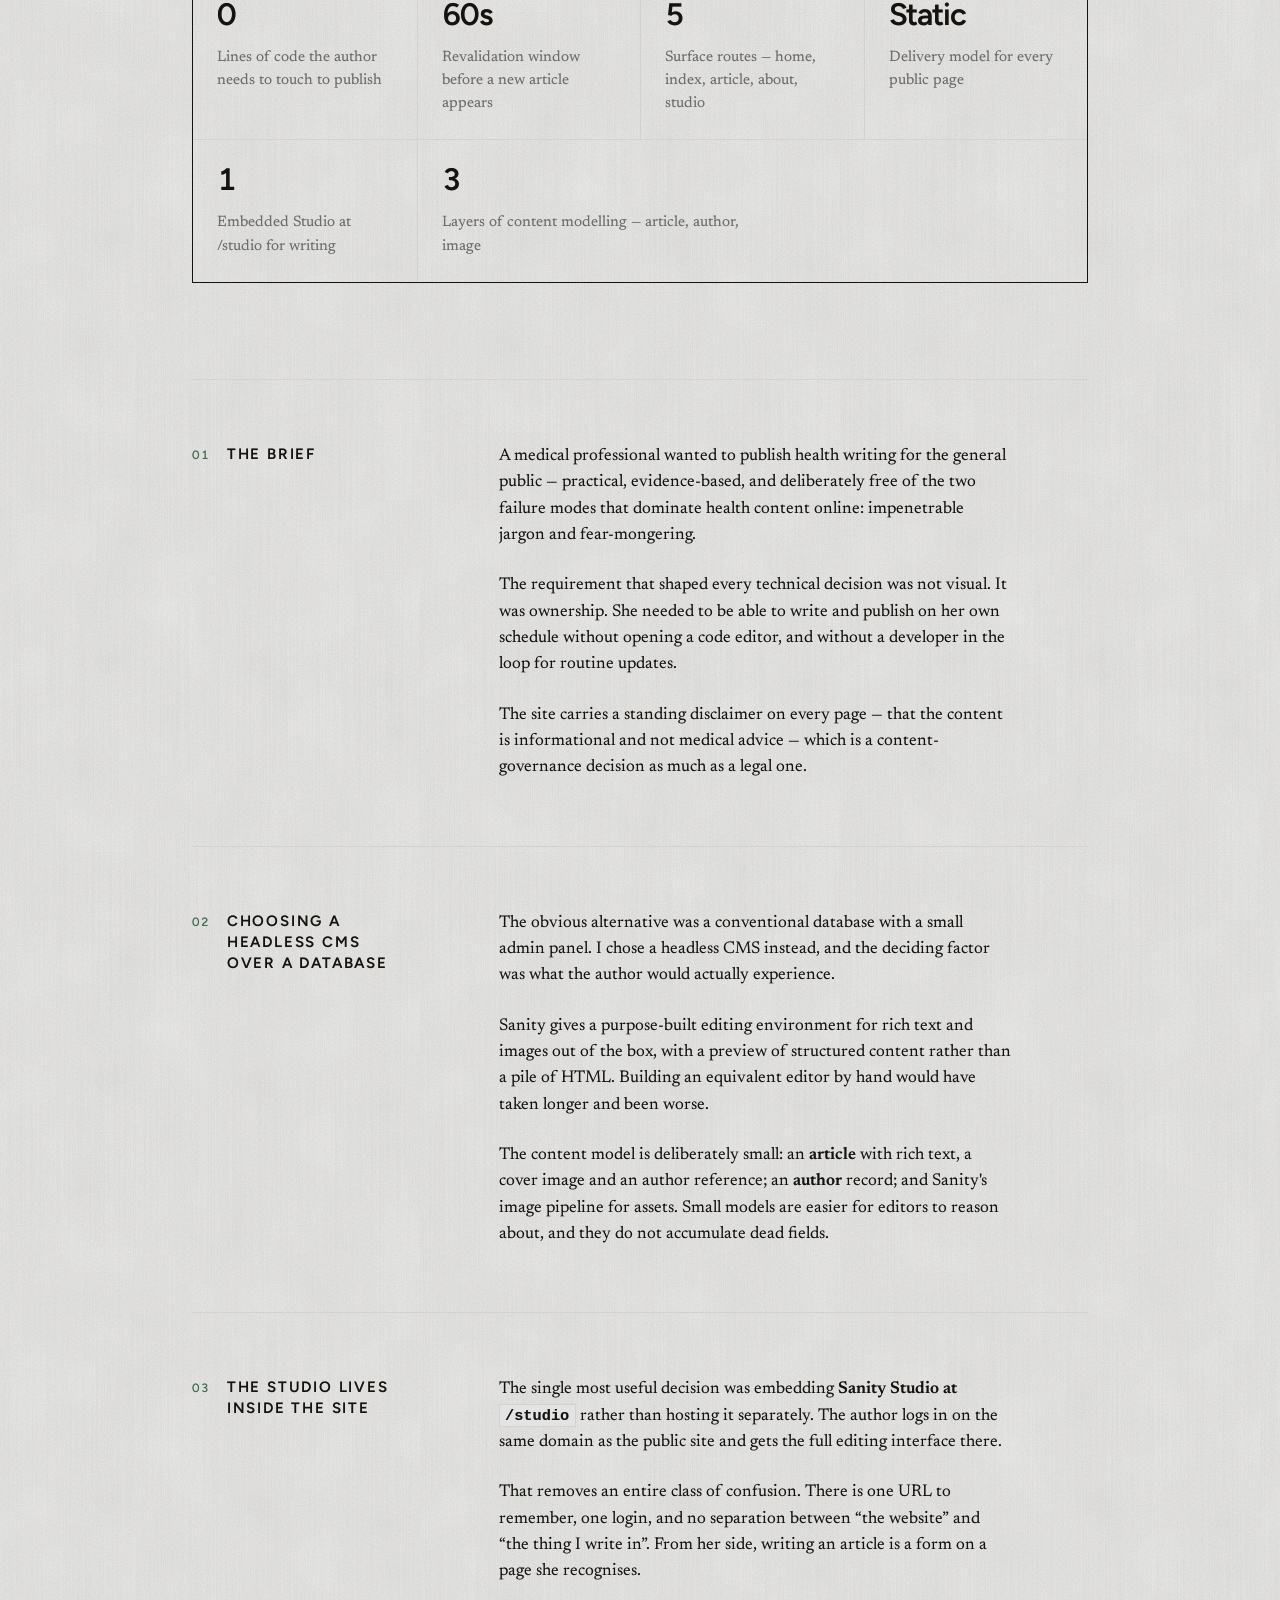
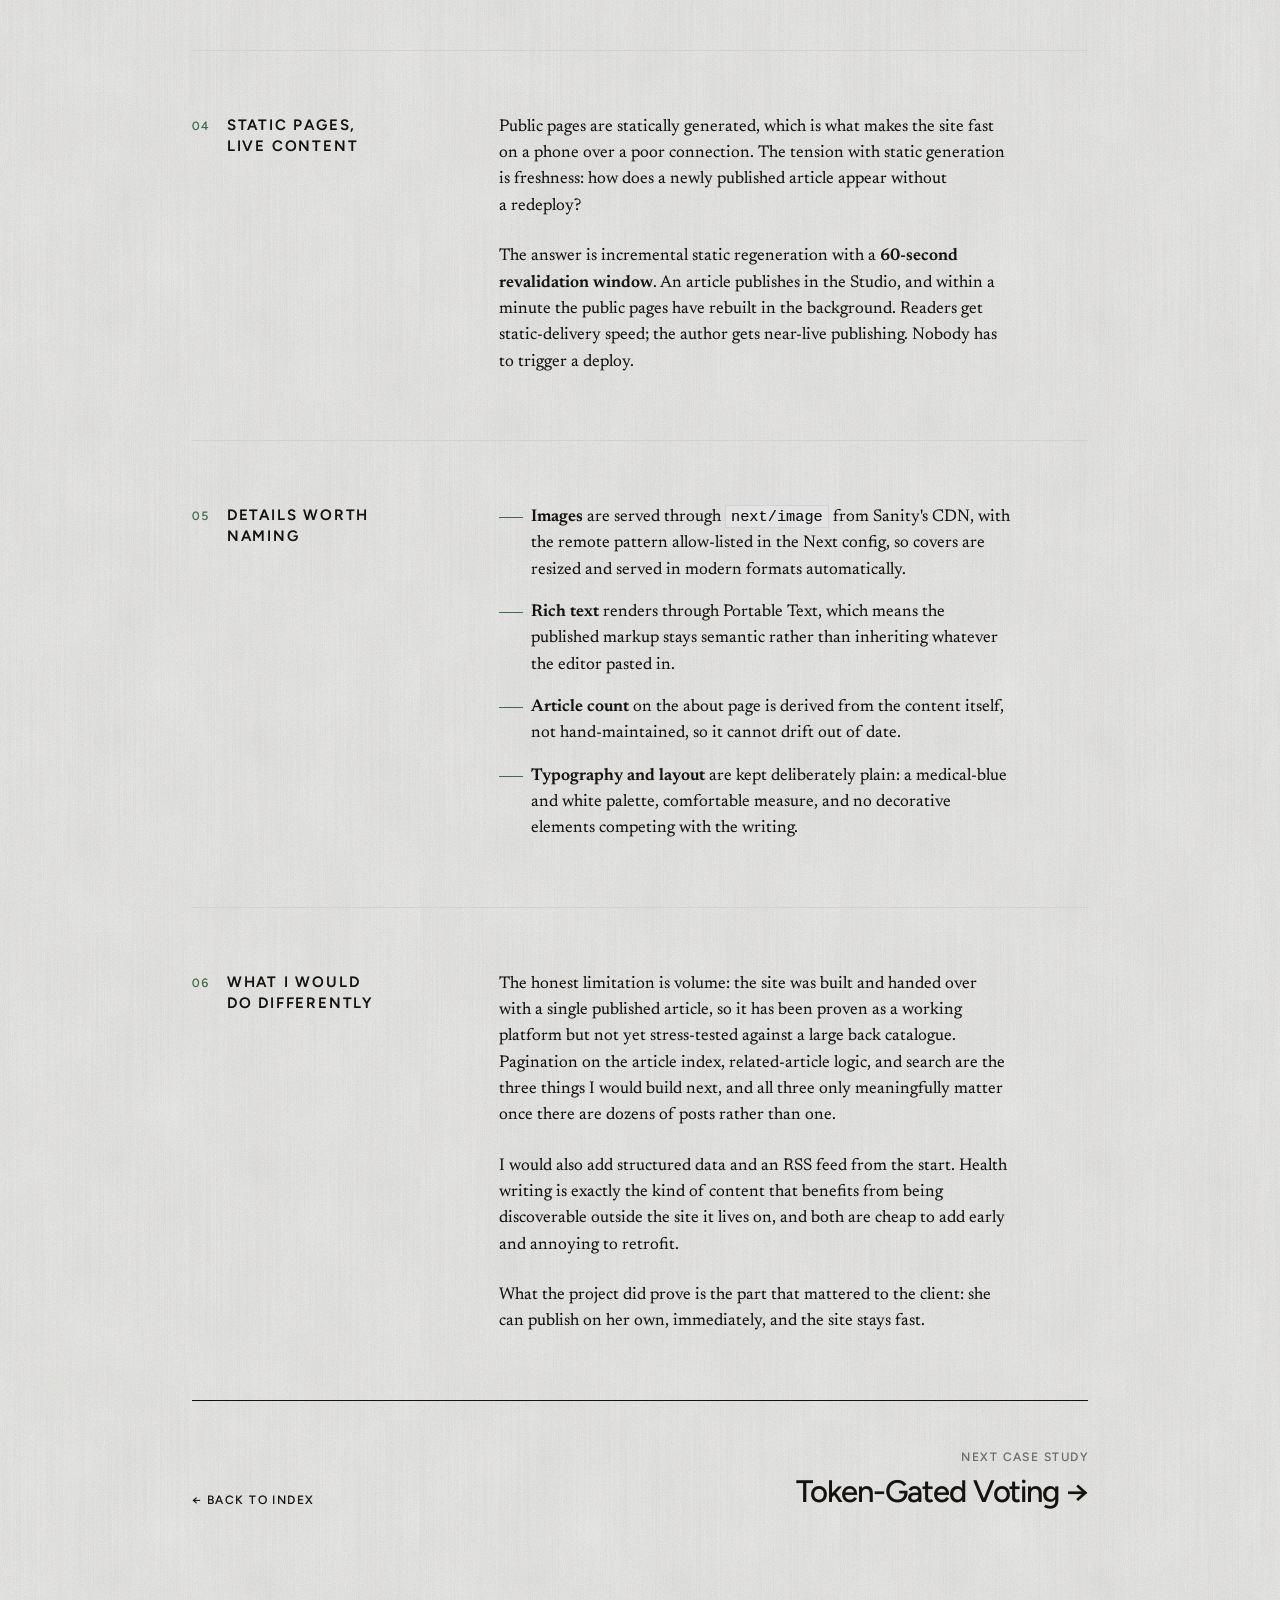
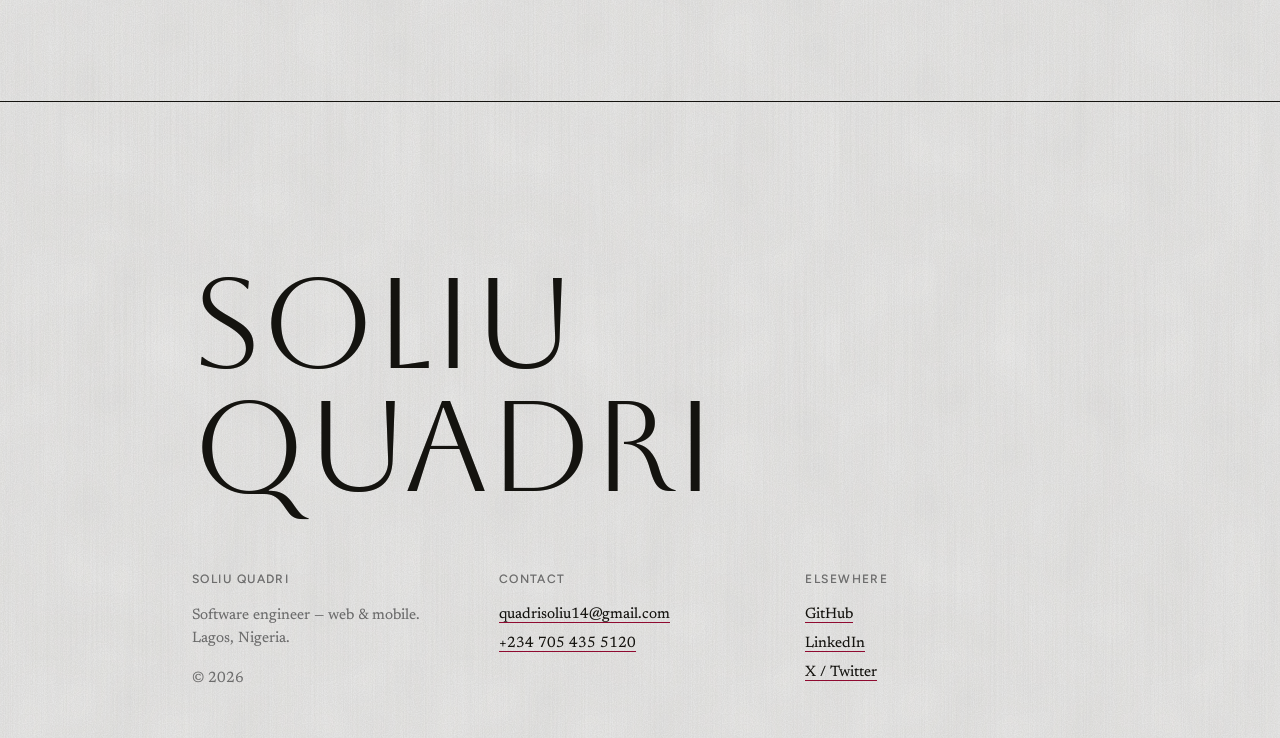
<file: work/ifeoluwa-medical.html>
<!DOCTYPE html>
<html lang="en">
<head>
<meta charset="utf-8">
<meta name="viewport" content="width=device-width, initial-scale=1">
<title>Ifeoluwa Medical — Soliu Quadri</title>
<meta name="description" content="A no-code medical publishing platform built with Next.js App Router and Sanity CMS, with 60-second ISR revalidation.">
<meta name="author" content="Soliu Olawale Quadri">
<meta name="theme-color" content="#f0f0f0">
<meta property="og:title" content="Ifeoluwa Medical — Soliu Quadri">
<meta property="og:description" content="A no-code medical publishing platform built with Next.js App Router and Sanity CMS, with 60-second ISR revalidation.">
<meta property="og:type" content="article">
<link rel="icon" href="data:image/svg+xml,%3Csvg xmlns='http://www.w3.org/2000/svg' viewBox='0 0 100 100'%3E%3Crect width='100' height='100' fill='%2314130f'/%3E%3Ctext x='50' y='68' font-family='Georgia,serif' font-size='54' fill='%23f0f0f0' text-anchor='middle'%3ESQ%3C/text%3E%3C/svg%3E">
<link rel="preconnect" href="https://fonts.googleapis.com">
<link rel="preconnect" href="https://fonts.gstatic.com" crossorigin>
<link rel="stylesheet" href="https://fonts.googleapis.com/css2?family=Aboreto&family=Figtree:wght@400;500;600&family=Newsreader:ital,opsz,wght@0,6..72,400;0,6..72,500;0,6..72,600;1,6..72,400&display=swap">
<link rel="stylesheet" href="../assets/css/site.css">
<script>
(function(){try{var t=localStorage.getItem("sq-theme");if(t==="dark"||(!t&&window.matchMedia&&window.matchMedia("(prefers-color-scheme: dark)").matches)){document.documentElement.setAttribute("data-theme","dark");}}catch(e){}})();
</script>
</head>
<body>
<a class="skip-link" href="#main">Skip to content</a>

<div class="shell">
  <header class="masthead-bar">
    <div class="page">
      <div class="bar">
        <a href="../index.html" class="wordmark">Soliu Quadri<span>.</span></a>
        <nav class="nav" aria-label="Primary">
          <a href="../about.html" class="nav-item">About</a>
          <a href="../portfolio.html" class="nav-item">Portfolio</a>
          <a href="../notebook.html" class="nav-item">Notebook</a>
          <a href="../contact.html" class="nav-item">Contact</a>
        </nav>
        <button type="button" class="theme-toggle" aria-label="Switch to dark mode" title="Switch to dark mode"><span aria-hidden="true">&#9789;</span></button>
        <button class="burger" aria-expanded="false" aria-controls="drawer">
          <span class="sr-only">Open menu</span>
          <span class="bar-line" aria-hidden="true"></span>
          <span class="bar-line" aria-hidden="true"></span>
        </button>
      </div>
    </div>
  </header>

  <div id="drawer" class="drawer" inert aria-hidden="true">
    <div class="page">
      <a href="../index.html" class="drawer-link">Home</a>
      <a href="../about.html" class="drawer-link">About</a>
      <a href="../portfolio.html" class="drawer-link">Portfolio</a>
      <a href="../notebook.html" class="drawer-link">Notebook</a>
      <a href="../contact.html" class="drawer-link">Contact</a>
    </div>
  </div>

  <main id="main">
    <div class="page">
      <section class="case-head">
        <div class="folio">
          <a href="../portfolio.html" class="label label-ink folio-link">&larr; Index</a>
          <span class="label">Case study 2 / 6</span>
          <a href="token-gated-voting.html" class="label label-accent folio-link">Next &rarr;</a>
        </div>

        <figure class="banner">
          <img src="data:image/svg+xml;utf8,<svg xmlns='http://www.w3.org/2000/svg' viewBox='0 0 1600 400' width='1600' height='400'><defs><pattern id='d' width='22' height='22' patternUnits='userSpaceOnUse'><circle cx='4' cy='4' r='1.2' fill='%2314130f' opacity='0.5'/></pattern></defs><rect width='1600' height='400' fill='%23f0f0f0'/><rect width='1600' height='400' fill='url(%23d)'/><circle cx='1280' cy='70' r='190' fill='%233f6b46' opacity='0.16'/><circle cx='240' cy='340' r='220' fill='%2314130f' opacity='0.13'/><path d='M0 320 L1600 120' stroke='%233f6b46' stroke-width='2' opacity='0.45'/><path d='M0 360 L1600 160' stroke='%2314130f' stroke-width='1' opacity='0.38'/><path d='M896 400 L1088 0' stroke='%233f6b46' stroke-width='1' opacity='0.30'/><path d='M1184 400 L1360 0' stroke='%2314130f' stroke-width='1' opacity='0.28'/><rect x='1344' y='240' width='150' height='150' fill='none' stroke='%2314130f' stroke-width='1.5' opacity='0.4'/><circle cx='120' cy='80' r='40' fill='none' stroke='%2314130f' stroke-width='1.5' opacity='0.55'/><circle cx='120' cy='80' r='18' fill='%233f6b46' opacity='0.32'/><g stroke='%2314130f' stroke-width='1' opacity='0.22'><line x1='400' y1='0' x2='400' y2='400'/><line x1='800' y1='0' x2='800' y2='400'/><line x1='1200' y1='0' x2='1200' y2='400'/></g><rect x='0' y='0' width='1600' height='6' fill='%233f6b46' opacity='0.85'/></svg>" alt="Abstract artwork in green and ink representing the Ifeoluwa Medical publishing platform" width="1600" height="400">
        </figure>

        <h1 class="display case-title">
          <span>Ifeoluwa</span>
          <span>Medical</span>
          <span>Articles</span>
        </h1>
        <p class="lead case-tagline">A publishing platform where a doctor writes and publishes without ever calling a developer.</p>

        <dl class="credits">
          <div class="credit-row">
            <dt class="label">Role</dt>
            <dd class="credit-value">Full-stack build — architecture, CMS modelling, front end</dd>
          </div>
          <div class="credit-row">
            <dt class="label">Scope</dt>
            <dd class="credit-value">Headless CMS · Content modelling · Server rendering · ISR · Accessibility</dd>
          </div>
          <div class="credit-row">
            <dt class="label">Stack</dt>
            <dd class="credit-value">Next.js 14 App Router · Sanity 3 · next-sanity · Portable Text · Tailwind CSS · next/image · lucide-react</dd>
          </div>
          <div class="credit-row">
            <dt class="label">Links</dt>
            <dd class="credit-value"><a class="link" href="https://ifeoluwa-medical-czhv.vercel.app/" target="_blank" rel="noopener">Live site &#8599;</a> &nbsp;·&nbsp; <a class="link" href="https://github.com/OlawaleHub/ifeoluwa-medical" target="_blank" rel="noopener">Source &#8599;</a></dd>
          </div>
        </dl>
      </section>

      <section class="glance">
        <p class="label glance-label">At a glance</p>
        <div class="data">
          <div class="data-row">
            <div class="data-figure">0</div>
            <div class="data-label">Lines of code the author needs to touch to publish</div>
          </div>
          <div class="data-row">
            <div class="data-figure">60s</div>
            <div class="data-label">Revalidation window before a new article appears</div>
          </div>
          <div class="data-row">
            <div class="data-figure">5</div>
            <div class="data-label">Surface routes — home, index, article, about, studio</div>
          </div>
          <div class="data-row">
            <div class="data-figure">Static</div>
            <div class="data-label">Delivery model for every public page</div>
          </div>
          <div class="data-row">
            <div class="data-figure">1</div>
            <div class="data-label">Embedded Studio at /studio for writing</div>
          </div>
          <div class="data-row">
            <div class="data-figure">3</div>
            <div class="data-label">Layers of content modelling — article, author, image</div>
          </div>
        </div>
      </section>

      <section class="cs">
        <div class="cs-head">
          <span class="cs-num label">01</span>
          <h2 class="cs-title">The brief</h2>
        </div>
        <div class="cs-body prose">
<p>A medical professional wanted to publish health writing for the general public — practical, evidence-based, and deliberately free of the two failure modes that dominate health content online: impenetrable jargon and fear-mongering.</p>
<p>The requirement that shaped every technical decision was not visual. It was ownership. She needed to be able to write and publish on her own schedule without opening a code editor, and without a developer in the loop for routine updates.</p>
<p>The site carries a standing disclaimer on every page — that the content is informational and not medical advice — which is a content-governance decision as much as a legal one.</p>
        </div>
      </section>

      <section class="cs">
        <div class="cs-head">
          <span class="cs-num label">02</span>
          <h2 class="cs-title">Choosing a headless CMS over a database</h2>
        </div>
        <div class="cs-body prose">
<p>The obvious alternative was a conventional database with a small admin panel. I chose a headless CMS instead, and the deciding factor was what the author would actually experience.</p>
<p>Sanity gives a purpose-built editing environment for rich text and images out of the box, with a preview of structured content rather than a pile of HTML. Building an equivalent editor by hand would have taken longer and been worse.</p>
<p>The content model is deliberately small: an <strong>article</strong> with rich text, a cover image and an author reference; an <strong>author</strong> record; and Sanity's image pipeline for assets. Small models are easier for editors to reason about, and they do not accumulate dead fields.</p>
        </div>
      </section>

      <section class="cs">
        <div class="cs-head">
          <span class="cs-num label">03</span>
          <h2 class="cs-title">The Studio lives inside the site</h2>
        </div>
        <div class="cs-body prose">
<p>The single most useful decision was embedding <strong>Sanity Studio at <code>/studio</code></strong> rather than hosting it separately. The author logs in on the same domain as the public site and gets the full editing interface there.</p>
<p>That removes an entire class of confusion. There is one URL to remember, one login, and no separation between &ldquo;the website&rdquo; and &ldquo;the thing I write in&rdquo;. From her side, writing an article is a form on a page she recognises.</p>
        </div>
      </section>

      <section class="cs">
        <div class="cs-head">
          <span class="cs-num label">04</span>
          <h2 class="cs-title">Static pages, live content</h2>
        </div>
        <div class="cs-body prose">
<p>Public pages are statically generated, which is what makes the site fast on a phone over a poor connection. The tension with static generation is freshness: how does a newly published article appear without a redeploy?</p>
<p>The answer is incremental static regeneration with a <strong>60-second revalidation window</strong>. An article publishes in the Studio, and within a minute the public pages have rebuilt in the background. Readers get static-delivery speed; the author gets near-live publishing. Nobody has to trigger a deploy.</p>
        </div>
      </section>

      <section class="cs">
        <div class="cs-head">
          <span class="cs-num label">05</span>
          <h2 class="cs-title">Details worth naming</h2>
        </div>
        <div class="cs-body prose">
<ul>
<li><strong>Images</strong> are served through <code>next/image</code> from Sanity's CDN, with the remote pattern allow-listed in the Next config, so covers are resized and served in modern formats automatically.</li>
<li><strong>Rich text</strong> renders through Portable Text, which means the published markup stays semantic rather than inheriting whatever the editor pasted in.</li>
<li><strong>Article count</strong> on the about page is derived from the content itself, not hand-maintained, so it cannot drift out of date.</li>
<li><strong>Typography and layout</strong> are kept deliberately plain: a medical-blue and white palette, comfortable measure, and no decorative elements competing with the writing.</li>
</ul>
        </div>
      </section>

      <section class="cs">
        <div class="cs-head">
          <span class="cs-num label">06</span>
          <h2 class="cs-title">What I would do differently</h2>
        </div>
        <div class="cs-body prose">
<p>The honest limitation is volume: the site was built and handed over with a single published article, so it has been proven as a working platform but not yet stress-tested against a large back catalogue. Pagination on the article index, related-article logic, and search are the three things I would build next, and all three only meaningfully matter once there are dozens of posts rather than one.</p>
<p>I would also add structured data and an RSS feed from the start. Health writing is exactly the kind of content that benefits from being discoverable outside the site it lives on, and both are cheap to add early and annoying to retrofit.</p>
<p>What the project did prove is the part that mattered to the client: she can publish on her own, immediately, and the site stays fast.</p>
        </div>
      </section>

      <nav class="case-foot" aria-label="Case study navigation">
        <a href="../portfolio.html" class="foot-side label label-ink">&larr; Back to index</a>
        <a href="token-gated-voting.html" class="foot-next">
          <span class="label">Next case study</span>
          <span class="foot-next-name">Token-Gated Voting <span aria-hidden="true">&rarr;</span></span>
        </a>
      </nav>
    </div>
  </main>

  <footer class="colophon">
    <div class="page">
      <p class="signoff">Soliu Quadri</p>
      <div class="grid mt-8">
        <div class="c-4">
          <p class="label">Soliu Quadri</p>
          <p class="colophon-note">Software engineer &mdash; web &amp; mobile. Lagos, Nigeria.</p>
          <p class="colophon-note">&copy; <span data-year>2026</span></p>
        </div>
        <div class="c-4">
          <p class="label">Contact</p>
          <ul class="colophon-list">
            <li><a class="link" href="mailto:quadrisoliu14@gmail.com">quadrisoliu14@gmail.com</a></li>
            <li><a class="link" href="tel:+2347054355120">+234 705 435 5120</a></li>
          </ul>
        </div>
        <div class="c-4">
          <p class="label">Elsewhere</p>
          <ul class="colophon-list">
            <li><a class="link" href="https://github.com/OlawaleHub" target="_blank" rel="noopener">GitHub</a></li>
            <li><a class="link" href="https://www.linkedin.com/in/quadri-soliu-9448bb1a6" target="_blank" rel="noopener">LinkedIn</a></li>
            <li><a class="link" href="https://twitter.com/Sulphate04" target="_blank" rel="noopener">X / Twitter</a></li>
          </ul>
        </div>
      </div>
    </div>
  </footer>
</div>

<script src="../assets/js/site.js" defer></script>
</body>
</html>
</file>
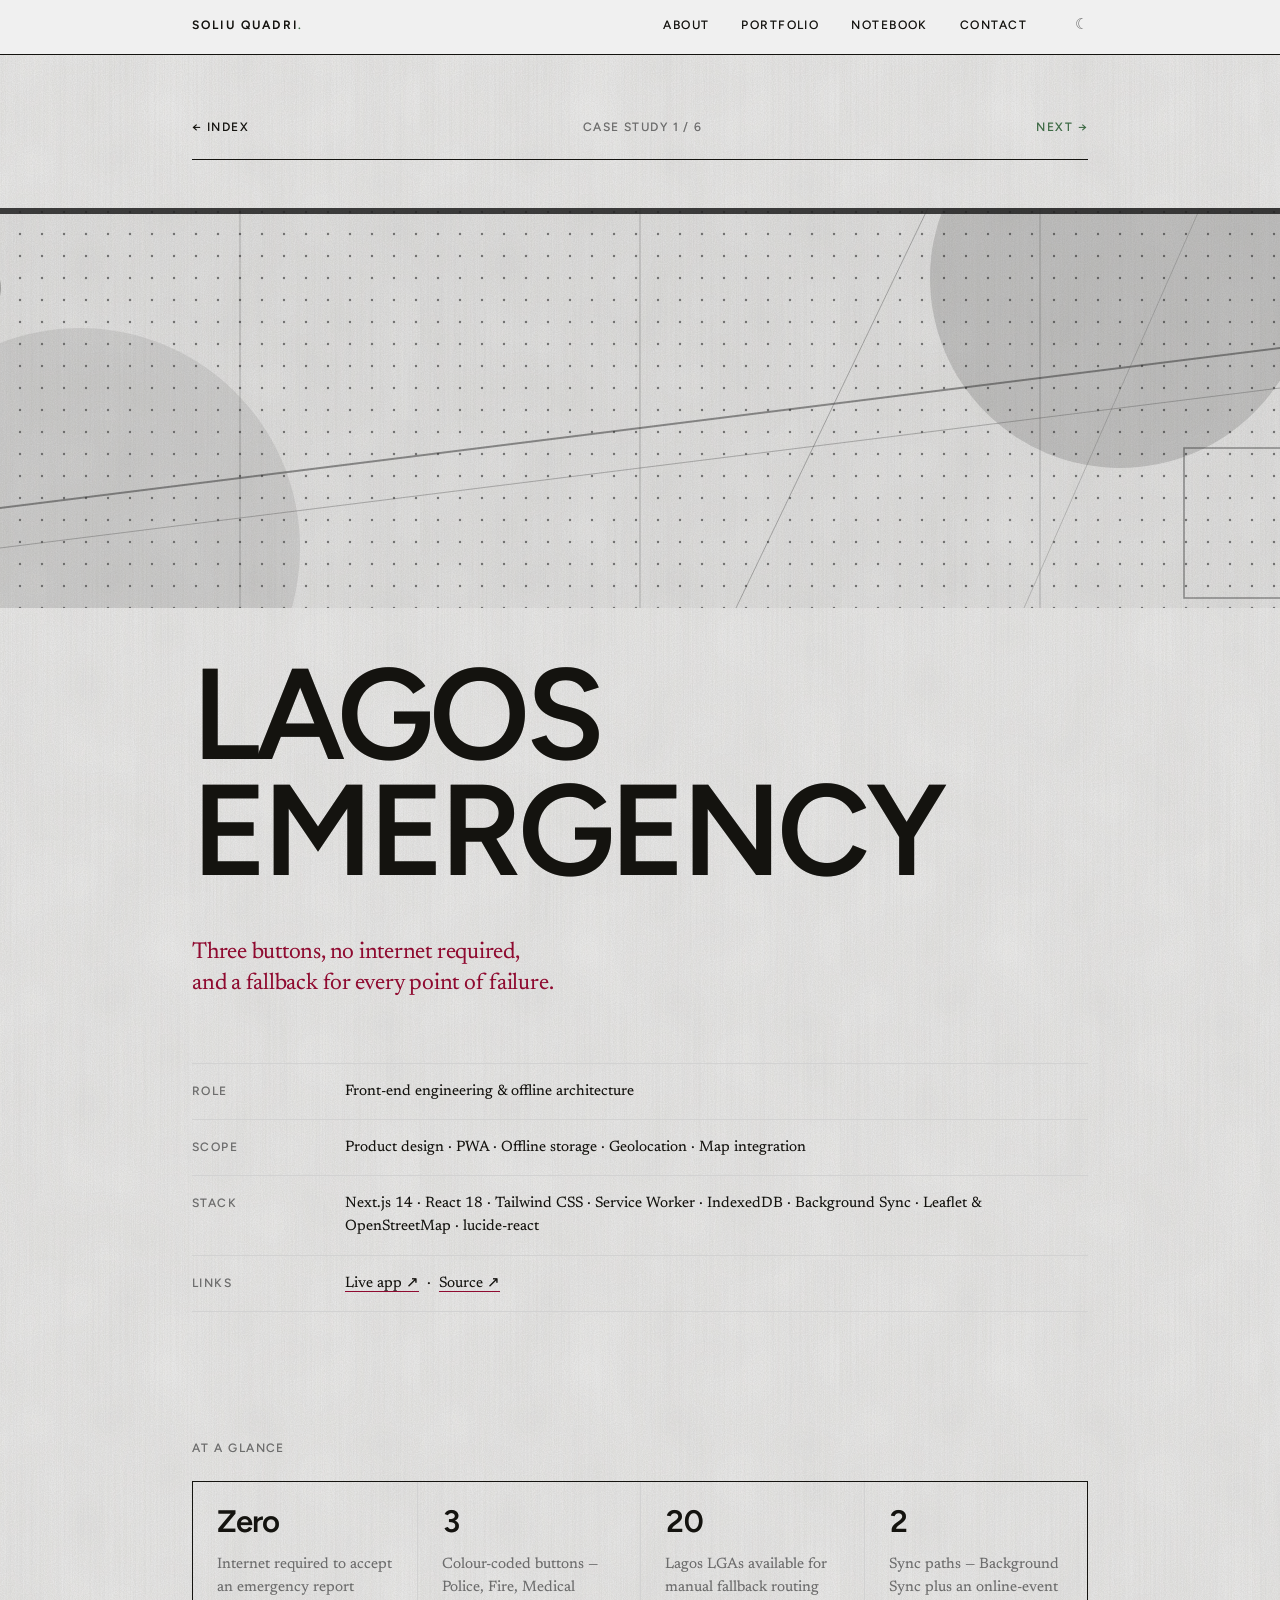
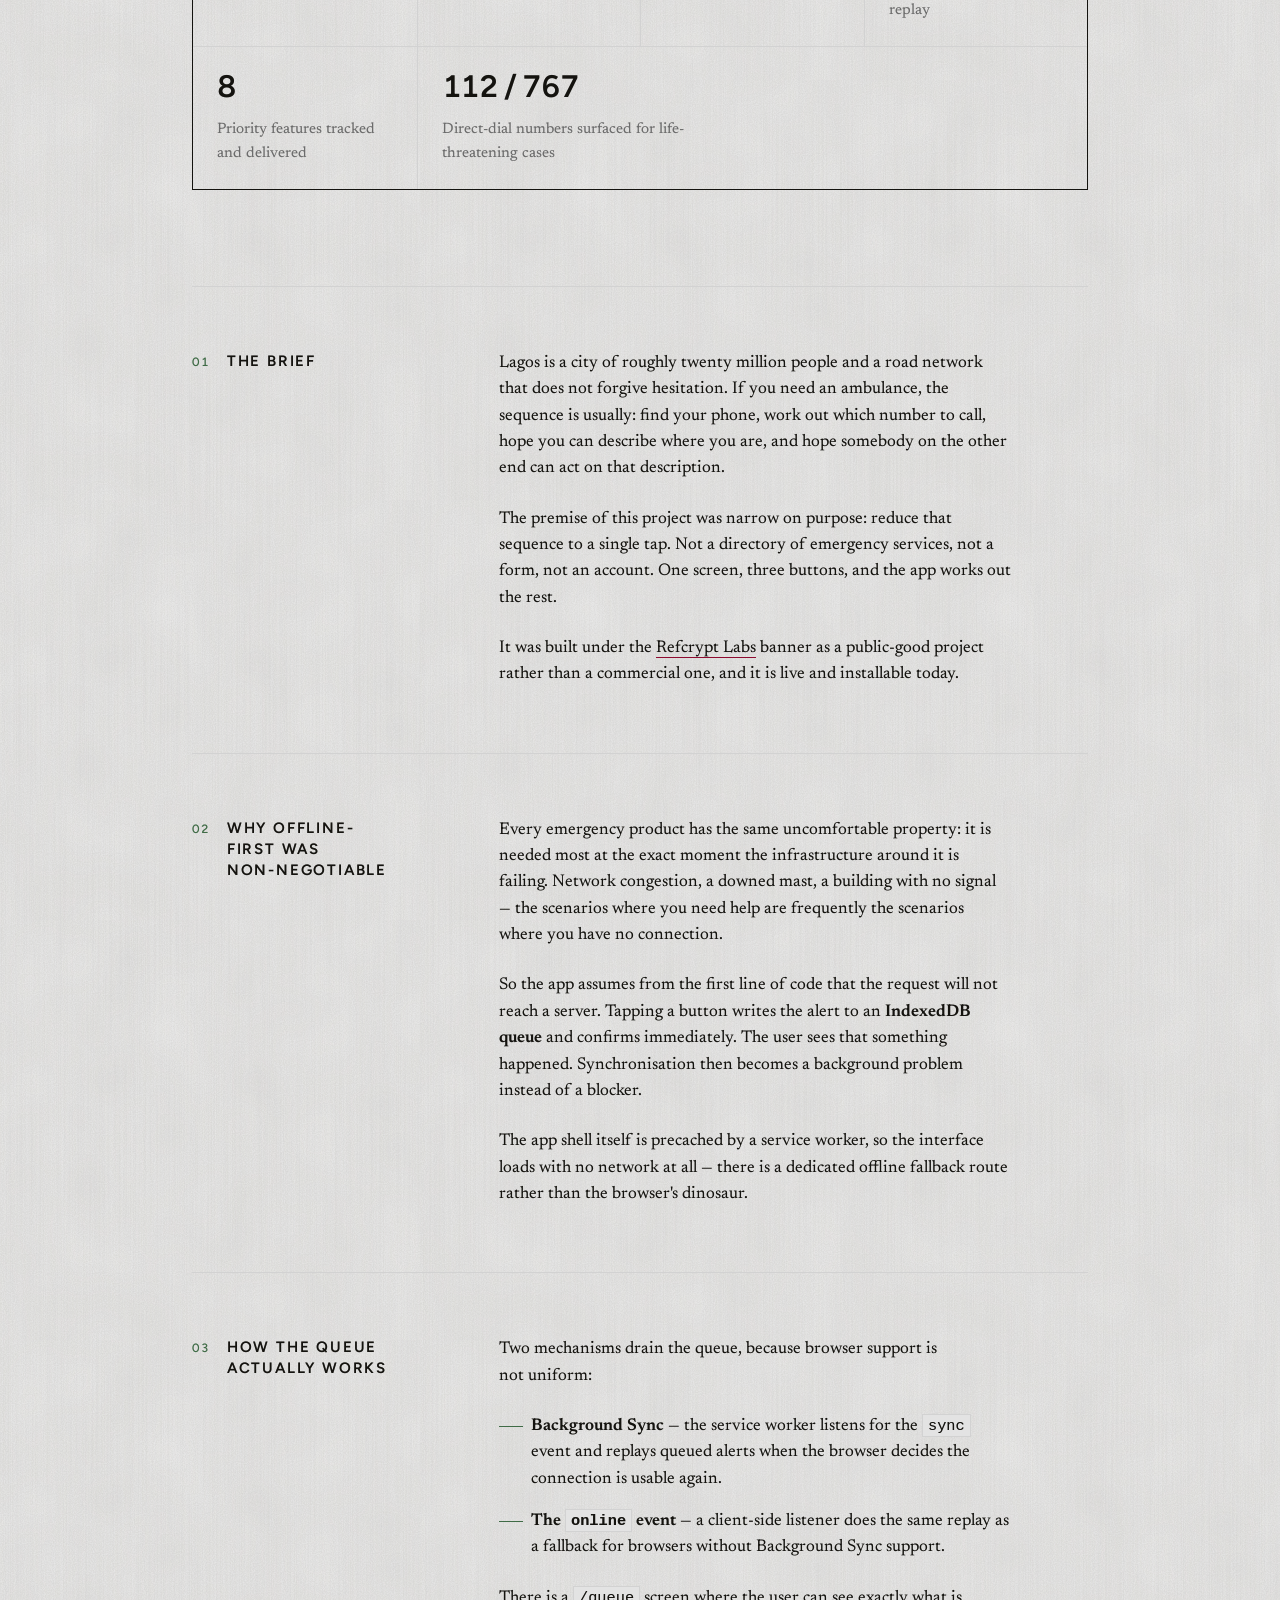
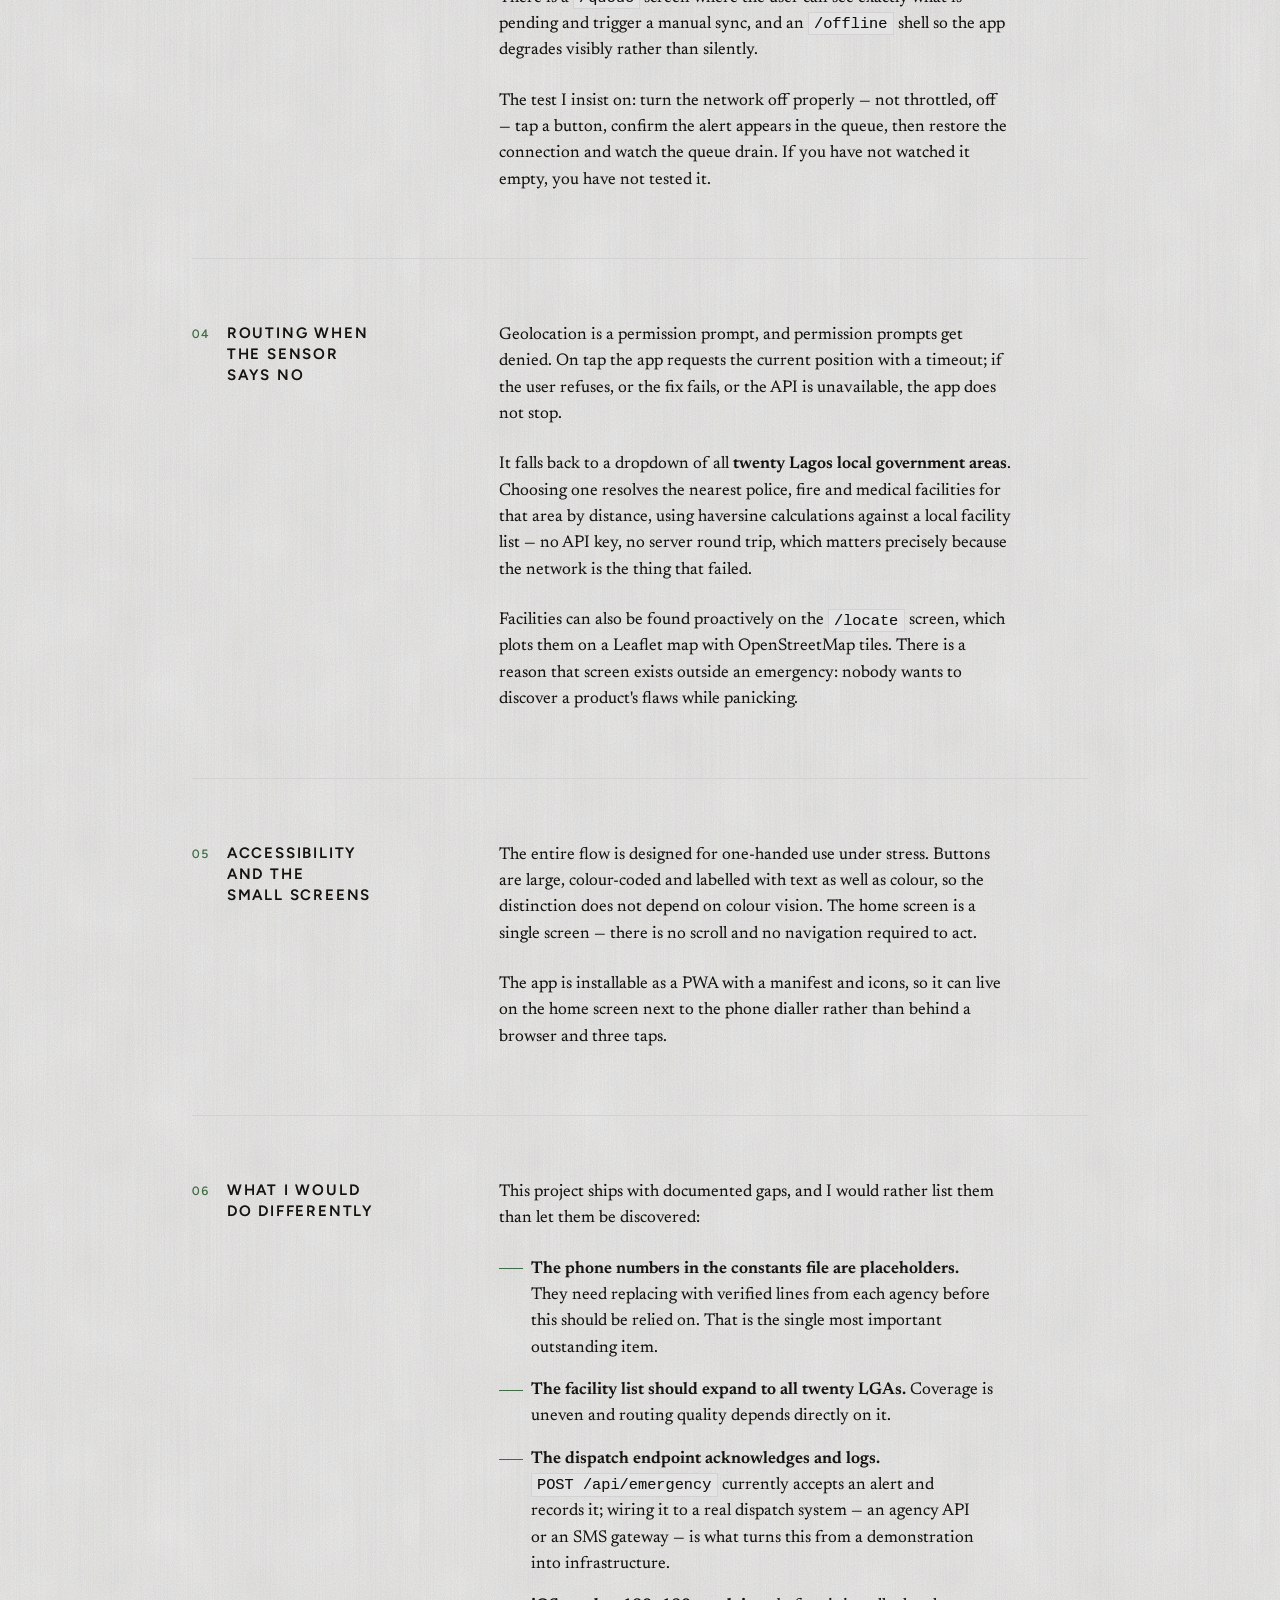
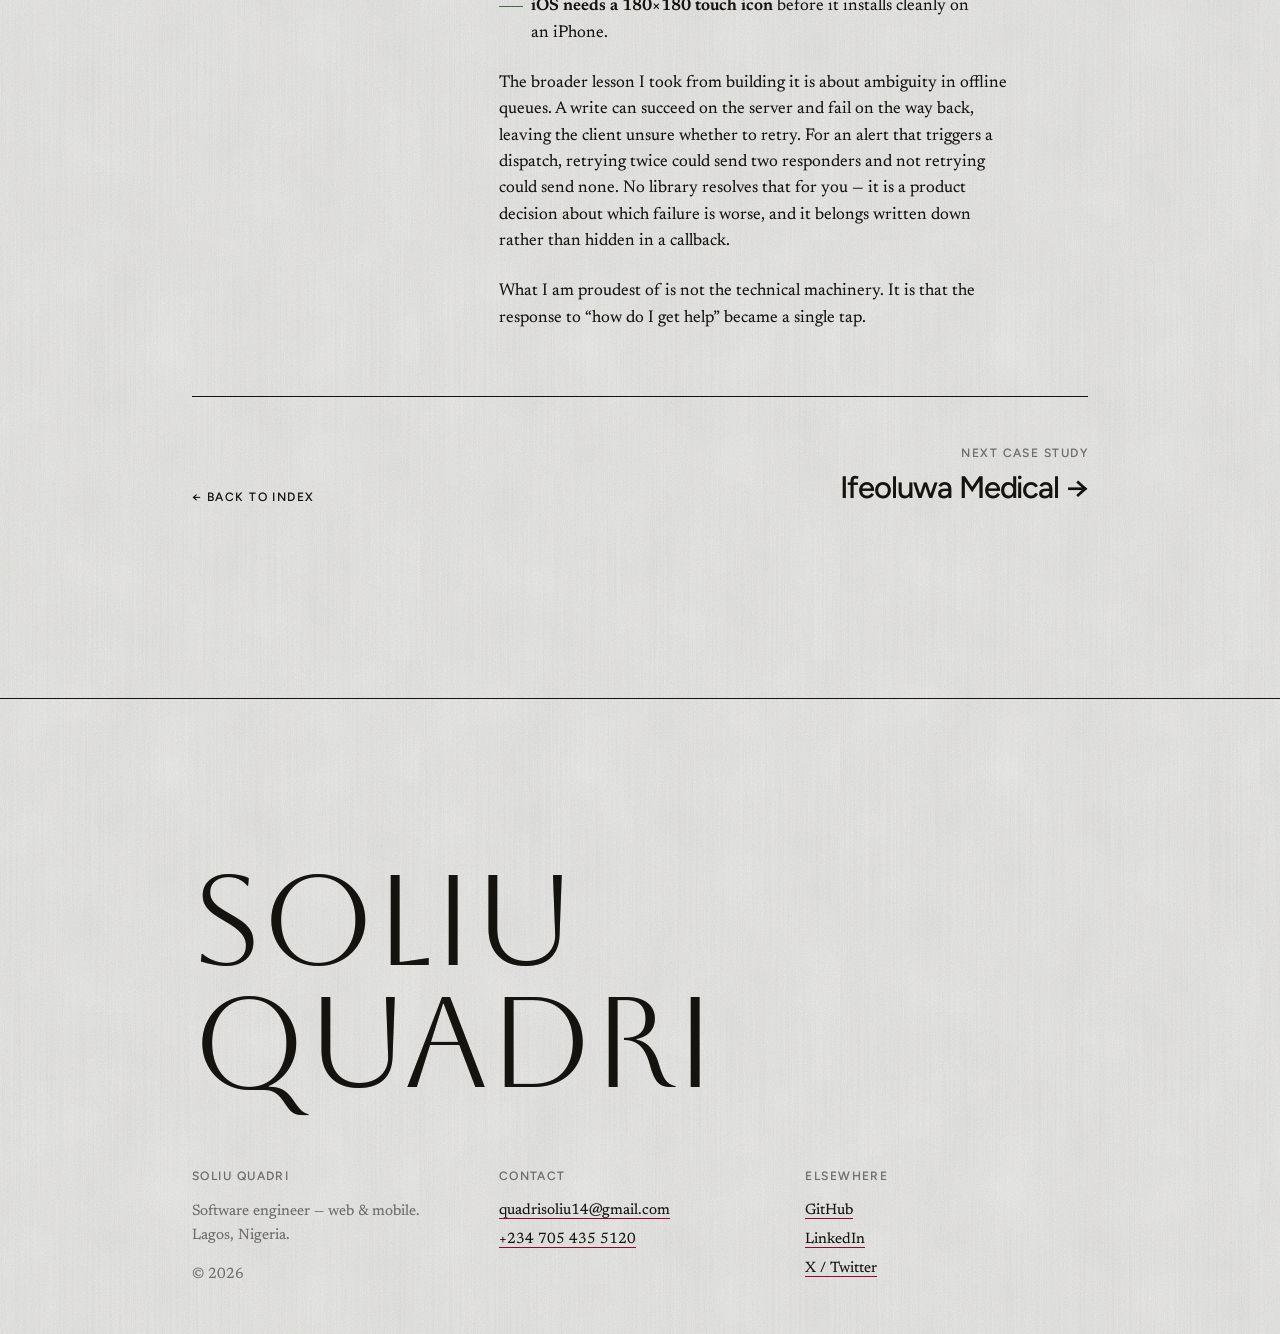
<file: work/lagos-emergency.html>
<!DOCTYPE html>
<html lang="en">
<head>
<meta charset="utf-8">
<meta name="viewport" content="width=device-width, initial-scale=1">
<title>Lagos Emergency — Soliu Quadri</title>
<meta name="description" content="A one-tap, offline-first emergency reporting PWA for Lagos. Next.js, IndexedDB, service workers and background sync.">
<meta name="author" content="Soliu Olawale Quadri">
<meta name="theme-color" content="#f0f0f0">
<meta property="og:title" content="Lagos Emergency — Soliu Quadri">
<meta property="og:description" content="A one-tap, offline-first emergency reporting PWA for Lagos. Next.js, IndexedDB, service workers and background sync.">
<meta property="og:type" content="article">
<link rel="icon" href="data:image/svg+xml,%3Csvg xmlns='http://www.w3.org/2000/svg' viewBox='0 0 100 100'%3E%3Crect width='100' height='100' fill='%2314130f'/%3E%3Ctext x='50' y='68' font-family='Georgia,serif' font-size='54' fill='%23f0f0f0' text-anchor='middle'%3ESQ%3C/text%3E%3C/svg%3E">
<link rel="preconnect" href="https://fonts.googleapis.com">
<link rel="preconnect" href="https://fonts.gstatic.com" crossorigin>
<link rel="stylesheet" href="https://fonts.googleapis.com/css2?family=Aboreto&family=Figtree:wght@400;500;600&family=Newsreader:ital,opsz,wght@0,6..72,400;0,6..72,500;0,6..72,600;1,6..72,400&display=swap">
<link rel="stylesheet" href="../assets/css/site.css">
<script>
(function(){try{var t=localStorage.getItem("sq-theme");if(t==="dark"||(!t&&window.matchMedia&&window.matchMedia("(prefers-color-scheme: dark)").matches)){document.documentElement.setAttribute("data-theme","dark");}}catch(e){}})();
</script>
</head>
<body>
<a class="skip-link" href="#main">Skip to content</a>

<div class="shell">
  <header class="masthead-bar">
    <div class="page">
      <div class="bar">
        <a href="../index.html" class="wordmark">Soliu Quadri<span>.</span></a>
        <nav class="nav" aria-label="Primary">
          <a href="../about.html" class="nav-item">About</a>
          <a href="../portfolio.html" class="nav-item">Portfolio</a>
          <a href="../notebook.html" class="nav-item">Notebook</a>
          <a href="../contact.html" class="nav-item">Contact</a>
        </nav>
        <button type="button" class="theme-toggle" aria-label="Switch to dark mode" title="Switch to dark mode"><span aria-hidden="true">&#9789;</span></button>
        <button class="burger" aria-expanded="false" aria-controls="drawer">
          <span class="sr-only">Open menu</span>
          <span class="bar-line" aria-hidden="true"></span>
          <span class="bar-line" aria-hidden="true"></span>
        </button>
      </div>
    </div>
  </header>

  <div id="drawer" class="drawer" inert aria-hidden="true">
    <div class="page">
      <a href="../index.html" class="drawer-link">Home</a>
      <a href="../about.html" class="drawer-link">About</a>
      <a href="../portfolio.html" class="drawer-link">Portfolio</a>
      <a href="../notebook.html" class="drawer-link">Notebook</a>
      <a href="../contact.html" class="drawer-link">Contact</a>
    </div>
  </div>

  <main id="main">
    <div class="page">
      <section class="case-head">
        <div class="folio">
          <a href="../portfolio.html" class="label label-ink folio-link">&larr; Index</a>
          <span class="label">Case study 1 / 6</span>
          <a href="ifeoluwa-medical.html" class="label label-accent folio-link">Next &rarr;</a>
        </div>

        <figure class="banner">
          <img src="data:image/svg+xml;utf8,<svg xmlns='http://www.w3.org/2000/svg' viewBox='0 0 1600 400' width='1600' height='400'><defs><pattern id='d' width='22' height='22' patternUnits='userSpaceOnUse'><circle cx='4' cy='4' r='1.2' fill='%2314130f' opacity='0.5'/></pattern></defs><rect width='1600' height='400' fill='%23f0f0f0'/><rect width='1600' height='400' fill='url(%23d)'/><circle cx='1280' cy='70' r='190' fill='%238f0a30' opacity='0.16'/><circle cx='240' cy='340' r='220' fill='%233f6b46' opacity='0.13'/><path d='M0 320 L1600 120' stroke='%238f0a30' stroke-width='2' opacity='0.45'/><path d='M0 360 L1600 160' stroke='%233f6b46' stroke-width='1' opacity='0.38'/><path d='M896 400 L1088 0' stroke='%238f0a30' stroke-width='1' opacity='0.30'/><path d='M1184 400 L1360 0' stroke='%233f6b46' stroke-width='1' opacity='0.28'/><rect x='1344' y='240' width='150' height='150' fill='none' stroke='%2314130f' stroke-width='1.5' opacity='0.4'/><circle cx='120' cy='80' r='40' fill='none' stroke='%233f6b46' stroke-width='1.5' opacity='0.55'/><circle cx='120' cy='80' r='18' fill='%238f0a30' opacity='0.32'/><g stroke='%2314130f' stroke-width='1' opacity='0.22'><line x1='400' y1='0' x2='400' y2='400'/><line x1='800' y1='0' x2='800' y2='400'/><line x1='1200' y1='0' x2='1200' y2='400'/></g><rect x='0' y='0' width='1600' height='6' fill='%238f0a30' opacity='0.85'/></svg>" alt="Abstract artwork in carmine and green representing the Lagos Emergency project" width="1600" height="400">
        </figure>

        <h1 class="display case-title">
          <span>Lagos</span>
          <span>Emergency</span>
        </h1>
        <p class="lead case-tagline">Three buttons, no internet required, and a fallback for every point of failure.</p>

        <dl class="credits">
          <div class="credit-row">
            <dt class="label">Role</dt>
            <dd class="credit-value">Front-end engineering &amp; offline architecture</dd>
          </div>
          <div class="credit-row">
            <dt class="label">Scope</dt>
            <dd class="credit-value">Product design · PWA · Offline storage · Geolocation · Map integration</dd>
          </div>
          <div class="credit-row">
            <dt class="label">Stack</dt>
            <dd class="credit-value">Next.js 14 · React 18 · Tailwind CSS · Service Worker · IndexedDB · Background Sync · Leaflet &amp; OpenStreetMap · lucide-react</dd>
          </div>
          <div class="credit-row">
            <dt class="label">Links</dt>
            <dd class="credit-value"><a class="link" href="https://lagos-emergency-pwa.vercel.app/" target="_blank" rel="noopener">Live app &#8599;</a> &nbsp;·&nbsp; <a class="link" href="https://github.com/OlawaleHub/lagos-emergency-pwa" target="_blank" rel="noopener">Source &#8599;</a></dd>
          </div>
        </dl>
      </section>

      <section class="glance">
        <p class="label glance-label">At a glance</p>
        <div class="data">
          <div class="data-row">
            <div class="data-figure">Zero</div>
            <div class="data-label">Internet required to accept an emergency report</div>
          </div>
          <div class="data-row">
            <div class="data-figure">3</div>
            <div class="data-label">Colour-coded buttons — Police, Fire, Medical</div>
          </div>
          <div class="data-row">
            <div class="data-figure">20</div>
            <div class="data-label">Lagos LGAs available for manual fallback routing</div>
          </div>
          <div class="data-row">
            <div class="data-figure">2</div>
            <div class="data-label">Sync paths — Background Sync plus an online-event replay</div>
          </div>
          <div class="data-row">
            <div class="data-figure">8</div>
            <div class="data-label">Priority features tracked and delivered</div>
          </div>
          <div class="data-row">
            <div class="data-figure">112 / 767</div>
            <div class="data-label">Direct-dial numbers surfaced for life-threatening cases</div>
          </div>
        </div>
      </section>

      <section class="cs">
        <div class="cs-head">
          <span class="cs-num label">01</span>
          <h2 class="cs-title">The brief</h2>
        </div>
        <div class="cs-body prose">
<p>Lagos is a city of roughly twenty million people and a road network that does not forgive hesitation. If you need an ambulance, the sequence is usually: find your phone, work out which number to call, hope you can describe where you are, and hope somebody on the other end can act on that description.</p>
<p>The premise of this project was narrow on purpose: reduce that sequence to a single tap. Not a directory of emergency services, not a form, not an account. One screen, three buttons, and the app works out the rest.</p>
<p>It was built under the <a href="https://refcryptlabs.com/" target="_blank" rel="noopener">Refcrypt Labs</a> banner as a public-good project rather than a commercial one, and it is live and installable today.</p>
        </div>
      </section>

      <section class="cs">
        <div class="cs-head">
          <span class="cs-num label">02</span>
          <h2 class="cs-title">Why offline-first was non-negotiable</h2>
        </div>
        <div class="cs-body prose">
<p>Every emergency product has the same uncomfortable property: it is needed most at the exact moment the infrastructure around it is failing. Network congestion, a downed mast, a building with no signal — the scenarios where you need help are frequently the scenarios where you have no connection.</p>
<p>So the app assumes from the first line of code that the request will not reach a server. Tapping a button writes the alert to an <strong>IndexedDB queue</strong> and confirms immediately. The user sees that something happened. Synchronisation then becomes a background problem instead of a blocker.</p>
<p>The app shell itself is precached by a service worker, so the interface loads with no network at all — there is a dedicated offline fallback route rather than the browser's dinosaur.</p>
        </div>
      </section>

      <section class="cs">
        <div class="cs-head">
          <span class="cs-num label">03</span>
          <h2 class="cs-title">How the queue actually works</h2>
        </div>
        <div class="cs-body prose">
<p>Two mechanisms drain the queue, because browser support is not uniform:</p>
<ul>
<li><strong>Background Sync</strong> — the service worker listens for the <code>sync</code> event and replays queued alerts when the browser decides the connection is usable again.</li>
<li><strong>The <code>online</code> event</strong> — a client-side listener does the same replay as a fallback for browsers without Background Sync support.</li>
</ul>
<p>There is a <code>/queue</code> screen where the user can see exactly what is pending and trigger a manual sync, and an <code>/offline</code> shell so the app degrades visibly rather than silently.</p>
<p>The test I insist on: turn the network off properly — not throttled, off — tap a button, confirm the alert appears in the queue, then restore the connection and watch the queue drain. If you have not watched it empty, you have not tested it.</p>
        </div>
      </section>

      <section class="cs">
        <div class="cs-head">
          <span class="cs-num label">04</span>
          <h2 class="cs-title">Routing when the sensor says no</h2>
        </div>
        <div class="cs-body prose">
<p>Geolocation is a permission prompt, and permission prompts get denied. On tap the app requests the current position with a timeout; if the user refuses, or the fix fails, or the API is unavailable, the app does not stop.</p>
<p>It falls back to a dropdown of all <strong>twenty Lagos local government areas</strong>. Choosing one resolves the nearest police, fire and medical facilities for that area by distance, using haversine calculations against a local facility list — no API key, no server round trip, which matters precisely because the network is the thing that failed.</p>
<p>Facilities can also be found proactively on the <code>/locate</code> screen, which plots them on a Leaflet map with OpenStreetMap tiles. There is a reason that screen exists outside an emergency: nobody wants to discover a product's flaws while panicking.</p>
        </div>
      </section>

      <section class="cs">
        <div class="cs-head">
          <span class="cs-num label">05</span>
          <h2 class="cs-title">Accessibility and the small screens</h2>
        </div>
        <div class="cs-body prose">
<p>The entire flow is designed for one-handed use under stress. Buttons are large, colour-coded and labelled with text as well as colour, so the distinction does not depend on colour vision. The home screen is a single screen — there is no scroll and no navigation required to act.</p>
<p>The app is installable as a PWA with a manifest and icons, so it can live on the home screen next to the phone dialler rather than behind a browser and three taps.</p>
        </div>
      </section>

      <section class="cs">
        <div class="cs-head">
          <span class="cs-num label">06</span>
          <h2 class="cs-title">What I would do differently</h2>
        </div>
        <div class="cs-body prose">
<p>This project ships with documented gaps, and I would rather list them than let them be discovered:</p>
<ul>
<li><strong>The phone numbers in the constants file are placeholders.</strong> They need replacing with verified lines from each agency before this should be relied on. That is the single most important outstanding item.</li>
<li><strong>The facility list should expand to all twenty LGAs.</strong> Coverage is uneven and routing quality depends directly on it.</li>
<li><strong>The dispatch endpoint acknowledges and logs.</strong> <code>POST /api/emergency</code> currently accepts an alert and records it; wiring it to a real dispatch system — an agency API or an SMS gateway — is what turns this from a demonstration into infrastructure.</li>
<li><strong>iOS needs a 180&times;180 touch icon</strong> before it installs cleanly on an iPhone.</li>
</ul>
<p>The broader lesson I took from building it is about ambiguity in offline queues. A write can succeed on the server and fail on the way back, leaving the client unsure whether to retry. For an alert that triggers a dispatch, retrying twice could send two responders and not retrying could send none. No library resolves that for you — it is a product decision about which failure is worse, and it belongs written down rather than hidden in a callback.</p>
<p>What I am proudest of is not the technical machinery. It is that the response to &ldquo;how do I get help&rdquo; became a single tap.</p>
        </div>
      </section>

      <nav class="case-foot" aria-label="Case study navigation">
        <a href="../portfolio.html" class="foot-side label label-ink">&larr; Back to index</a>
        <a href="ifeoluwa-medical.html" class="foot-next">
          <span class="label">Next case study</span>
          <span class="foot-next-name">Ifeoluwa Medical <span aria-hidden="true">&rarr;</span></span>
        </a>
      </nav>
    </div>
  </main>

  <footer class="colophon">
    <div class="page">
      <p class="signoff">Soliu Quadri</p>
      <div class="grid mt-8">
        <div class="c-4">
          <p class="label">Soliu Quadri</p>
          <p class="colophon-note">Software engineer &mdash; web &amp; mobile. Lagos, Nigeria.</p>
          <p class="colophon-note">&copy; <span data-year>2026</span></p>
        </div>
        <div class="c-4">
          <p class="label">Contact</p>
          <ul class="colophon-list">
            <li><a class="link" href="mailto:quadrisoliu14@gmail.com">quadrisoliu14@gmail.com</a></li>
            <li><a class="link" href="tel:+2347054355120">+234 705 435 5120</a></li>
          </ul>
        </div>
        <div class="c-4">
          <p class="label">Elsewhere</p>
          <ul class="colophon-list">
            <li><a class="link" href="https://github.com/OlawaleHub" target="_blank" rel="noopener">GitHub</a></li>
            <li><a class="link" href="https://www.linkedin.com/in/quadri-soliu-9448bb1a6" target="_blank" rel="noopener">LinkedIn</a></li>
            <li><a class="link" href="https://twitter.com/Sulphate04" target="_blank" rel="noopener">X / Twitter</a></li>
          </ul>
        </div>
      </div>
    </div>
  </footer>
</div>

<script src="../assets/js/site.js" defer></script>
</body>
</html>
</file>
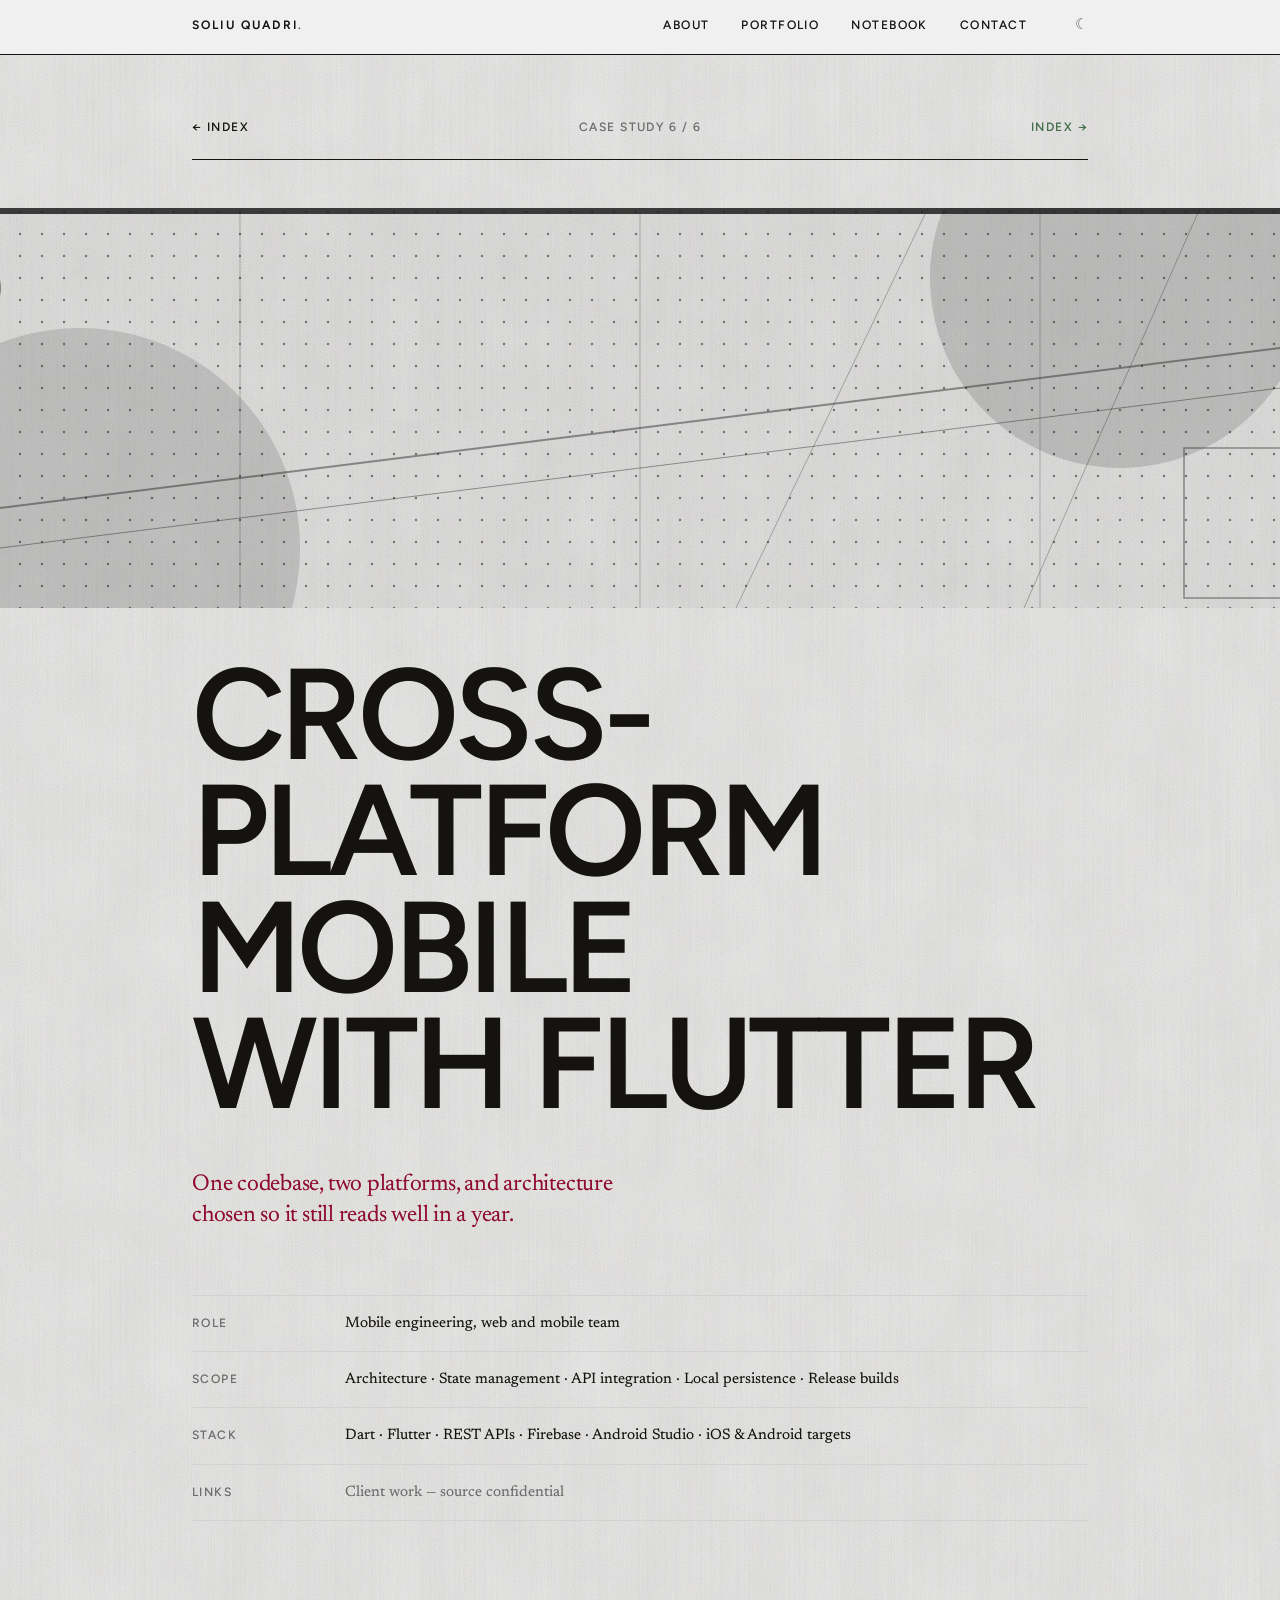
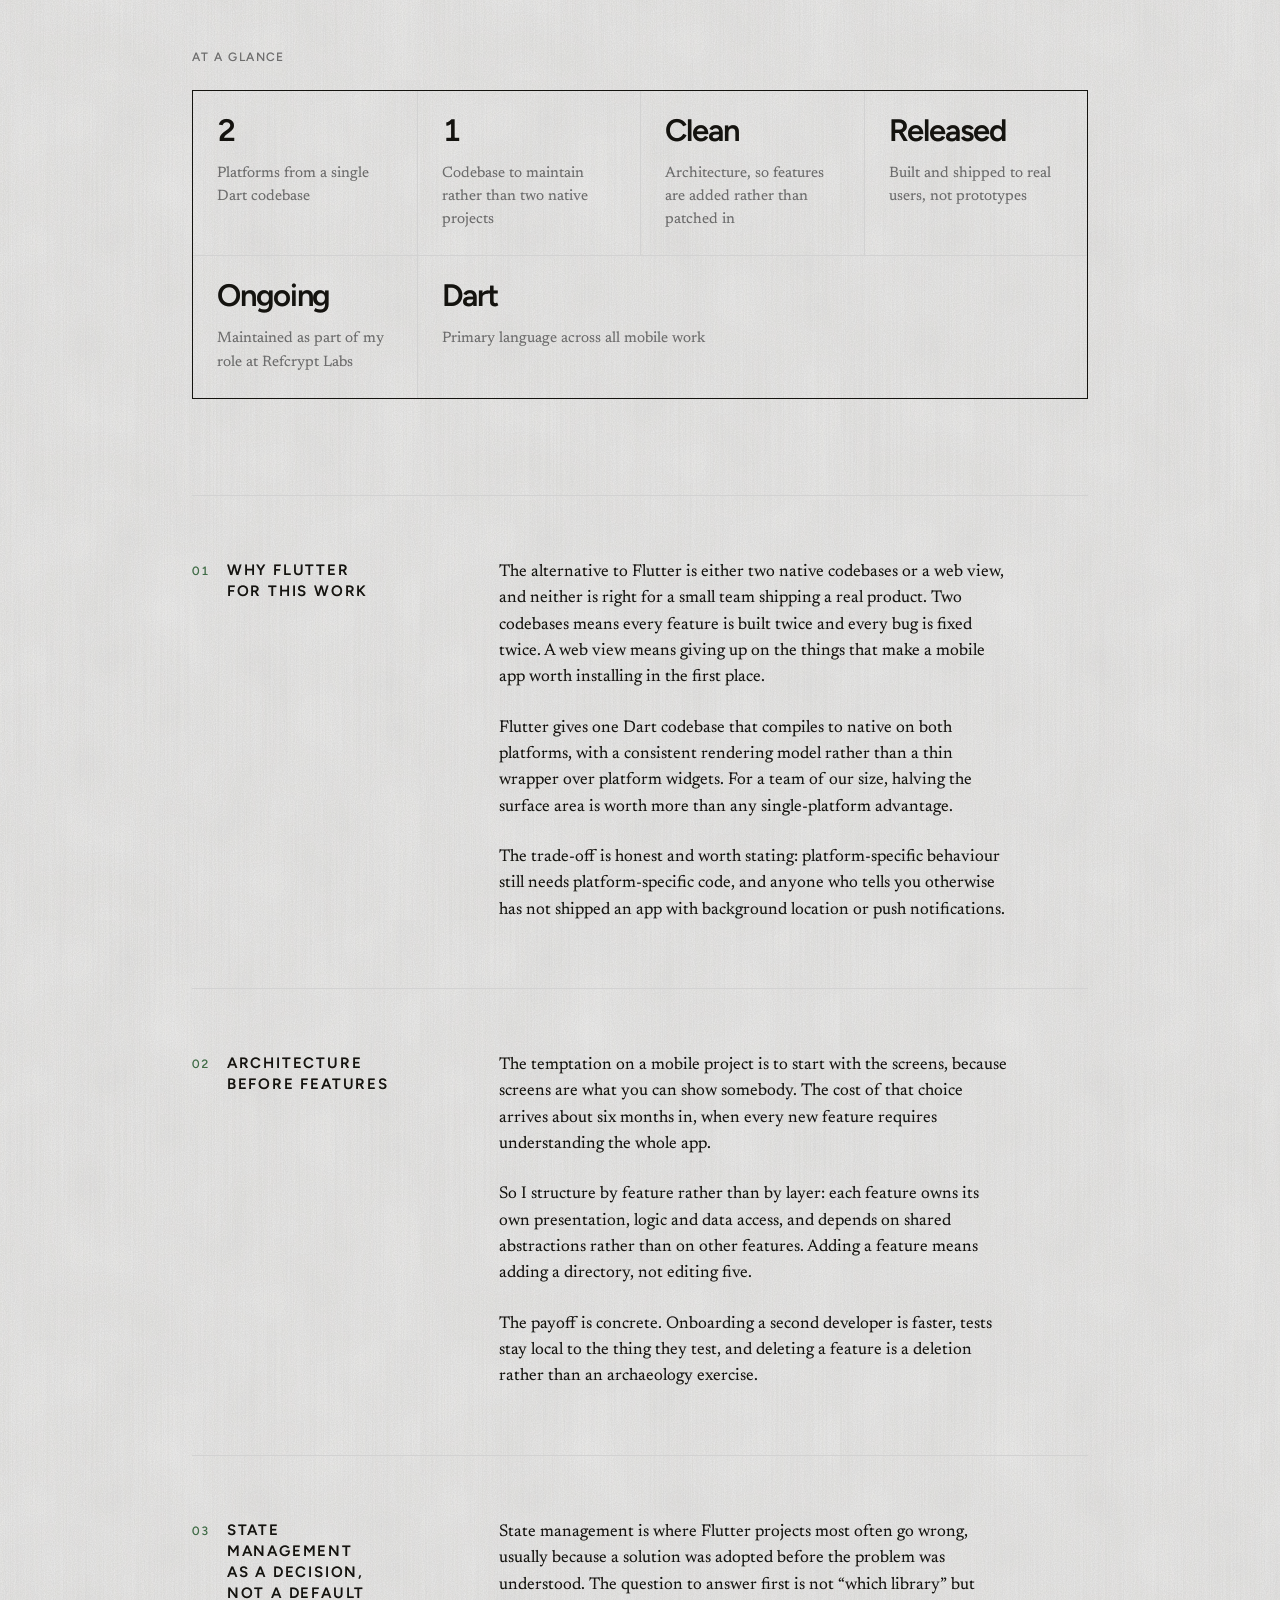
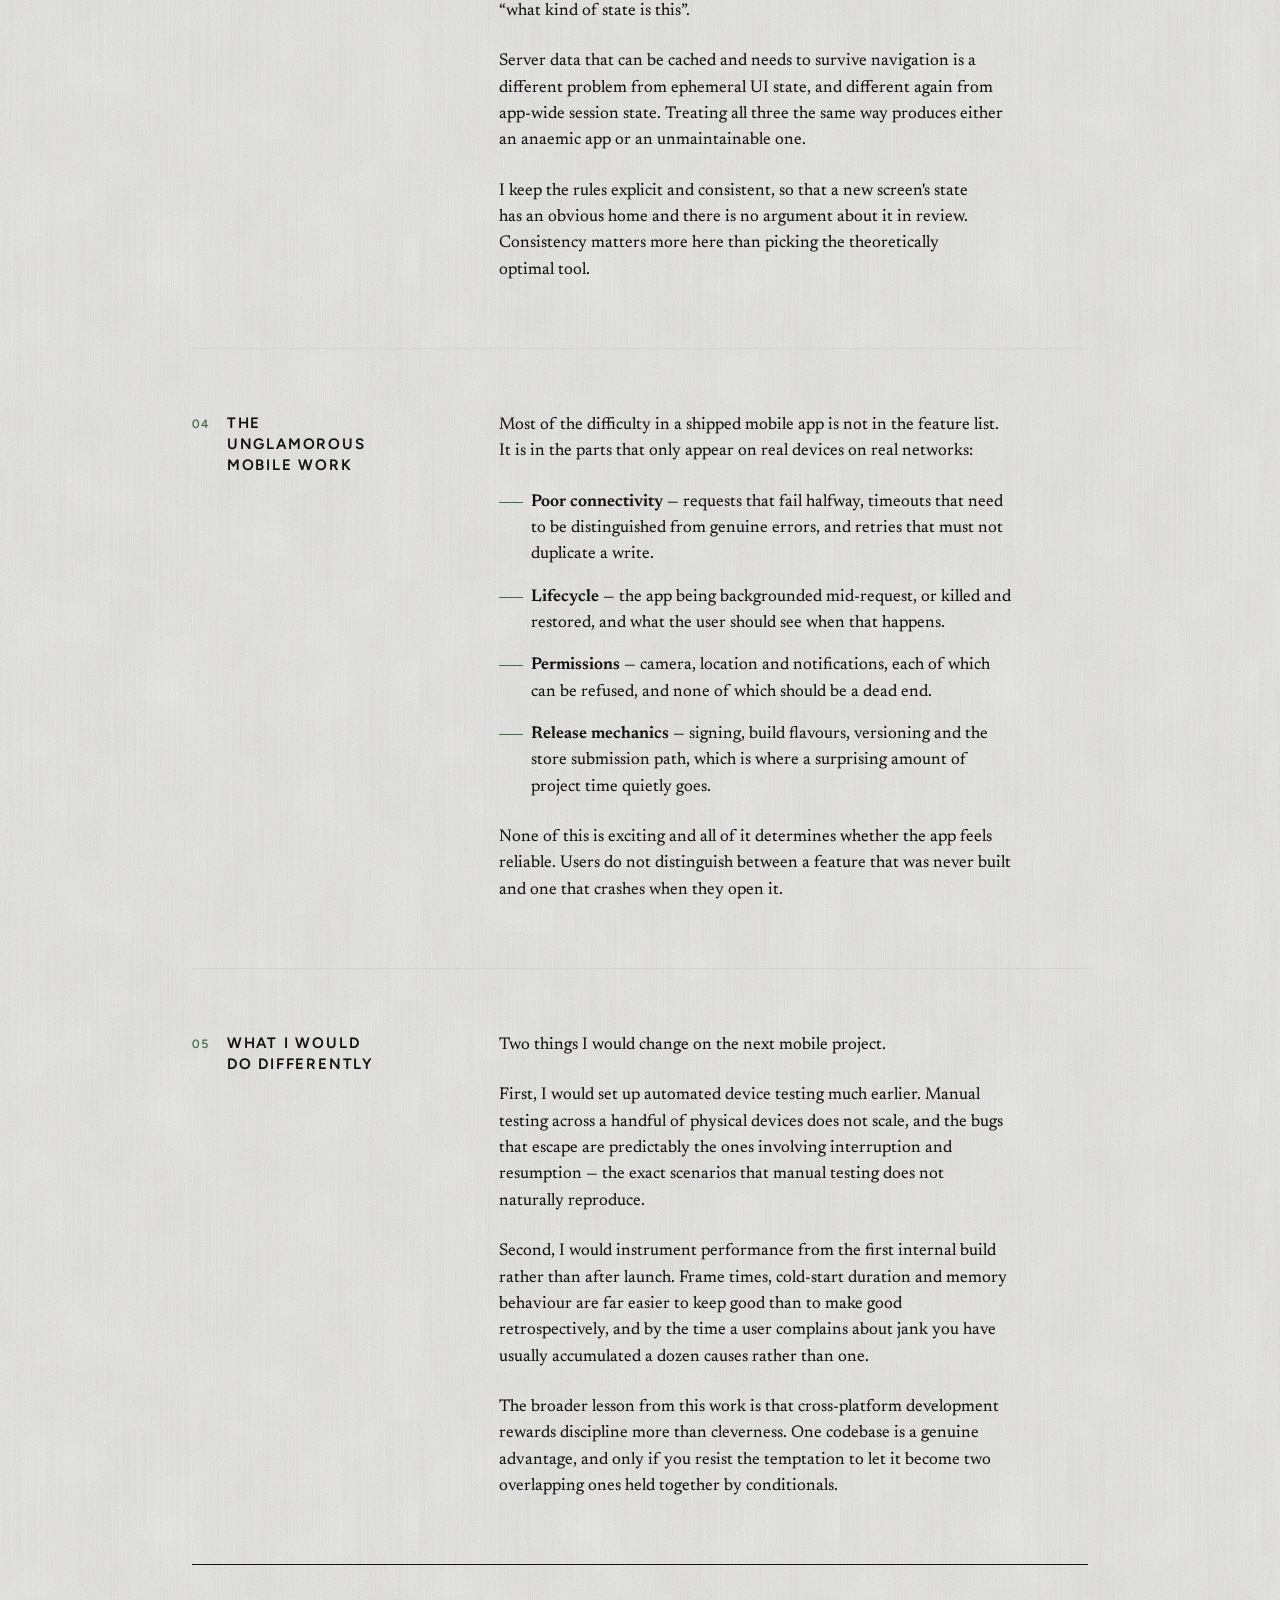
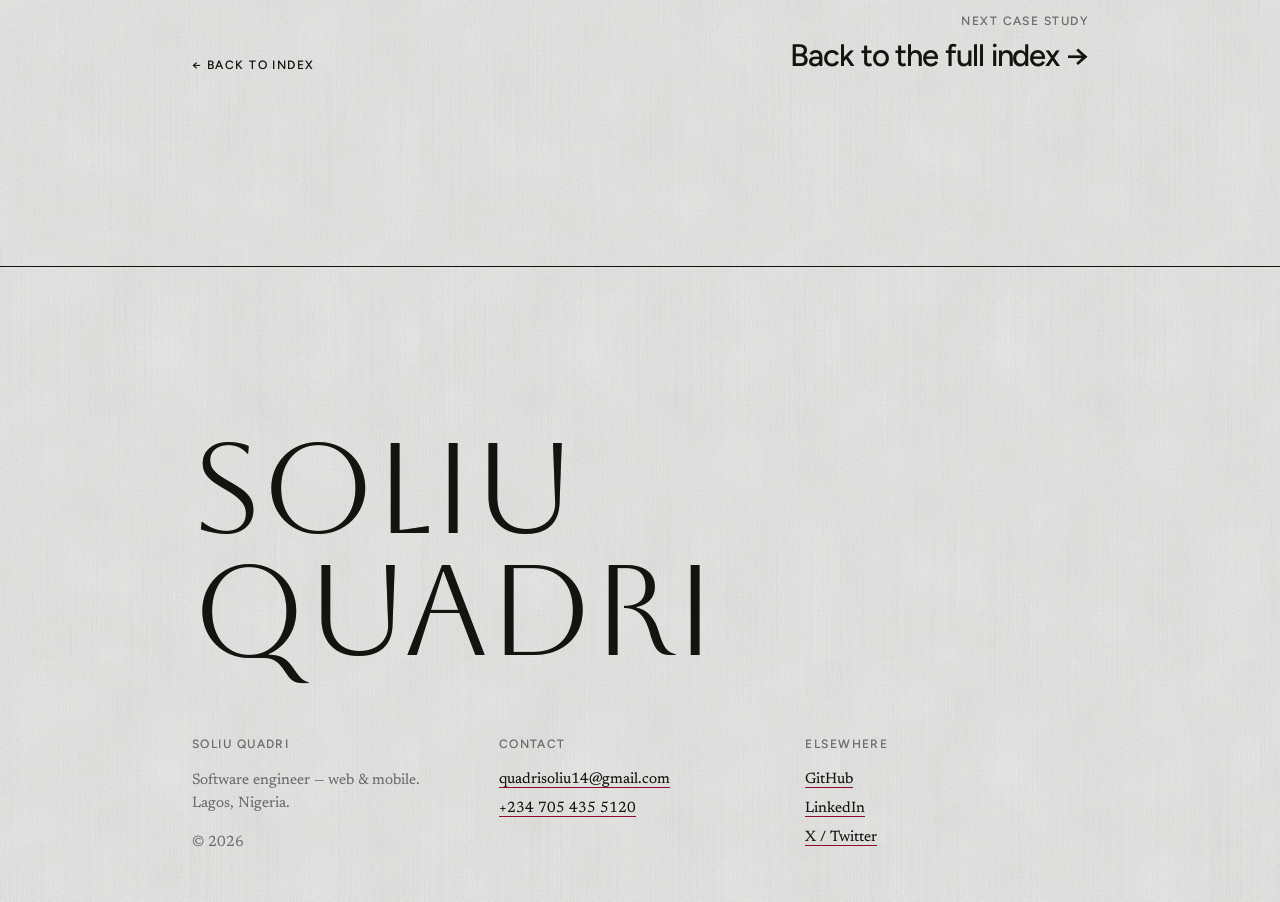
<file: work/mobile-flutter.html>
<!DOCTYPE html>
<html lang="en">
<head>
<meta charset="utf-8">
<meta name="viewport" content="width=device-width, initial-scale=1">
<title>Cross-platform Mobile with Flutter — Soliu Quadri</title>
<meta name="description" content="Cross-platform mobile development in Dart and Flutter — clean architecture, state management, API integration and release builds.">
<meta name="author" content="Soliu Olawale Quadri">
<meta name="theme-color" content="#f0f0f0">
<meta property="og:title" content="Cross-platform Mobile with Flutter — Soliu Quadri">
<meta property="og:description" content="Cross-platform mobile development in Dart and Flutter — clean architecture, state management, API integration and release builds.">
<meta property="og:type" content="article">
<link rel="icon" href="data:image/svg+xml,%3Csvg xmlns='http://www.w3.org/2000/svg' viewBox='0 0 100 100'%3E%3Crect width='100' height='100' fill='%2314130f'/%3E%3Ctext x='50' y='68' font-family='Georgia,serif' font-size='54' fill='%23f0f0f0' text-anchor='middle'%3ESQ%3C/text%3E%3C/svg%3E">
<link rel="preconnect" href="https://fonts.googleapis.com">
<link rel="preconnect" href="https://fonts.gstatic.com" crossorigin>
<link rel="stylesheet" href="https://fonts.googleapis.com/css2?family=Aboreto&family=Figtree:wght@400;500;600&family=Newsreader:ital,opsz,wght@0,6..72,400;0,6..72,500;0,6..72,600;1,6..72,400&display=swap">
<link rel="stylesheet" href="../assets/css/site.css">
<script>
(function(){try{var t=localStorage.getItem("sq-theme");if(t==="dark"||(!t&&window.matchMedia&&window.matchMedia("(prefers-color-scheme: dark)").matches)){document.documentElement.setAttribute("data-theme","dark");}}catch(e){}})();
</script>
</head>
<body>
<a class="skip-link" href="#main">Skip to content</a>

<div class="shell">
  <header class="masthead-bar">
    <div class="page">
      <div class="bar">
        <a href="../index.html" class="wordmark">Soliu Quadri<span>.</span></a>
        <nav class="nav" aria-label="Primary">
          <a href="../about.html" class="nav-item">About</a>
          <a href="../portfolio.html" class="nav-item">Portfolio</a>
          <a href="../notebook.html" class="nav-item">Notebook</a>
          <a href="../contact.html" class="nav-item">Contact</a>
        </nav>
        <button type="button" class="theme-toggle" aria-label="Switch to dark mode" title="Switch to dark mode"><span aria-hidden="true">&#9789;</span></button>
        <button class="burger" aria-expanded="false" aria-controls="drawer">
          <span class="sr-only">Open menu</span>
          <span class="bar-line" aria-hidden="true"></span>
          <span class="bar-line" aria-hidden="true"></span>
        </button>
      </div>
    </div>
  </header>

  <div id="drawer" class="drawer" inert aria-hidden="true">
    <div class="page">
      <a href="../index.html" class="drawer-link">Home</a>
      <a href="../about.html" class="drawer-link">About</a>
      <a href="../portfolio.html" class="drawer-link">Portfolio</a>
      <a href="../notebook.html" class="drawer-link">Notebook</a>
      <a href="../contact.html" class="drawer-link">Contact</a>
    </div>
  </div>

  <main id="main">
    <div class="page">
      <section class="case-head">
        <div class="folio">
          <a href="../portfolio.html" class="label label-ink folio-link">&larr; Index</a>
          <span class="label">Case study 6 / 6</span>
          <a href="../portfolio.html" class="label label-accent folio-link">Index &rarr;</a>
        </div>

        <figure class="banner">
          <img src="data:image/svg+xml;utf8,<svg xmlns='http://www.w3.org/2000/svg' viewBox='0 0 1600 400' width='1600' height='400'><defs><pattern id='d' width='22' height='22' patternUnits='userSpaceOnUse'><circle cx='4' cy='4' r='1.2' fill='%2314130f' opacity='0.5'/></pattern></defs><rect width='1600' height='400' fill='%23f0f0f0'/><rect width='1600' height='400' fill='url(%23d)'/><circle cx='1280' cy='70' r='190' fill='%238f0a30' opacity='0.16'/><circle cx='240' cy='340' r='220' fill='%2314130f' opacity='0.13'/><path d='M0 320 L1600 120' stroke='%238f0a30' stroke-width='2' opacity='0.45'/><path d='M0 360 L1600 160' stroke='%2314130f' stroke-width='1' opacity='0.38'/><path d='M896 400 L1088 0' stroke='%238f0a30' stroke-width='1' opacity='0.30'/><path d='M1184 400 L1360 0' stroke='%2314130f' stroke-width='1' opacity='0.28'/><rect x='1344' y='240' width='150' height='150' fill='none' stroke='%2314130f' stroke-width='1.5' opacity='0.4'/><circle cx='120' cy='80' r='40' fill='none' stroke='%2314130f' stroke-width='1.5' opacity='0.55'/><circle cx='120' cy='80' r='18' fill='%238f0a30' opacity='0.32'/><g stroke='%2314130f' stroke-width='1' opacity='0.22'><line x1='400' y1='0' x2='400' y2='400'/><line x1='800' y1='0' x2='800' y2='400'/><line x1='1200' y1='0' x2='1200' y2='400'/></g><rect x='0' y='0' width='1600' height='6' fill='%238f0a30' opacity='0.85'/></svg>" alt="Abstract artwork in carmine and ink representing cross-platform Flutter development" width="1600" height="400">
        </figure>

        <h1 class="display case-title">
          <span>Cross-platform</span>
          <span>Mobile</span>
          <span>with Flutter</span>
        </h1>
        <p class="lead case-tagline">One codebase, two platforms, and architecture chosen so it still reads well in a year.</p>

        <dl class="credits">
          <div class="credit-row">
            <dt class="label">Role</dt>
            <dd class="credit-value">Mobile engineering, web and mobile team</dd>
          </div>
          <div class="credit-row">
            <dt class="label">Scope</dt>
            <dd class="credit-value">Architecture · State management · API integration · Local persistence · Release builds</dd>
          </div>
          <div class="credit-row">
            <dt class="label">Stack</dt>
            <dd class="credit-value">Dart · Flutter · REST APIs · Firebase · Android Studio · iOS &amp; Android targets</dd>
          </div>
          <div class="credit-row">
            <dt class="label">Links</dt>
            <dd class="credit-value"><span class="muted">Client work — source confidential</span></dd>
          </div>
        </dl>
      </section>

      <section class="glance">
        <p class="label glance-label">At a glance</p>
        <div class="data">
          <div class="data-row">
            <div class="data-figure">2</div>
            <div class="data-label">Platforms from a single Dart codebase</div>
          </div>
          <div class="data-row">
            <div class="data-figure">1</div>
            <div class="data-label">Codebase to maintain rather than two native projects</div>
          </div>
          <div class="data-row">
            <div class="data-figure">Clean</div>
            <div class="data-label">Architecture, so features are added rather than patched in</div>
          </div>
          <div class="data-row">
            <div class="data-figure">Released</div>
            <div class="data-label">Built and shipped to real users, not prototypes</div>
          </div>
          <div class="data-row">
            <div class="data-figure">Ongoing</div>
            <div class="data-label">Maintained as part of my role at Refcrypt Labs</div>
          </div>
          <div class="data-row">
            <div class="data-figure">Dart</div>
            <div class="data-label">Primary language across all mobile work</div>
          </div>
        </div>
      </section>

      <section class="cs">
        <div class="cs-head">
          <span class="cs-num label">01</span>
          <h2 class="cs-title">Why Flutter for this work</h2>
        </div>
        <div class="cs-body prose">
<p>The alternative to Flutter is either two native codebases or a web view, and neither is right for a small team shipping a real product. Two codebases means every feature is built twice and every bug is fixed twice. A web view means giving up on the things that make a mobile app worth installing in the first place.</p>
<p>Flutter gives one Dart codebase that compiles to native on both platforms, with a consistent rendering model rather than a thin wrapper over platform widgets. For a team of our size, halving the surface area is worth more than any single-platform advantage.</p>
<p>The trade-off is honest and worth stating: platform-specific behaviour still needs platform-specific code, and anyone who tells you otherwise has not shipped an app with background location or push notifications.</p>
        </div>
      </section>

      <section class="cs">
        <div class="cs-head">
          <span class="cs-num label">02</span>
          <h2 class="cs-title">Architecture before features</h2>
        </div>
        <div class="cs-body prose">
<p>The temptation on a mobile project is to start with the screens, because screens are what you can show somebody. The cost of that choice arrives about six months in, when every new feature requires understanding the whole app.</p>
<p>So I structure by feature rather than by layer: each feature owns its own presentation, logic and data access, and depends on shared abstractions rather than on other features. Adding a feature means adding a directory, not editing five.</p>
<p>The payoff is concrete. Onboarding a second developer is faster, tests stay local to the thing they test, and deleting a feature is a deletion rather than an archaeology exercise.</p>
        </div>
      </section>

      <section class="cs">
        <div class="cs-head">
          <span class="cs-num label">03</span>
          <h2 class="cs-title">State management as a decision, not a default</h2>
        </div>
        <div class="cs-body prose">
<p>State management is where Flutter projects most often go wrong, usually because a solution was adopted before the problem was understood. The question to answer first is not &ldquo;which library&rdquo; but &ldquo;what kind of state is this&rdquo;.</p>
<p>Server data that can be cached and needs to survive navigation is a different problem from ephemeral UI state, and different again from app-wide session state. Treating all three the same way produces either an anaemic app or an unmaintainable one.</p>
<p>I keep the rules explicit and consistent, so that a new screen's state has an obvious home and there is no argument about it in review. Consistency matters more here than picking the theoretically optimal tool.</p>
        </div>
      </section>

      <section class="cs">
        <div class="cs-head">
          <span class="cs-num label">04</span>
          <h2 class="cs-title">The unglamorous mobile work</h2>
        </div>
        <div class="cs-body prose">
<p>Most of the difficulty in a shipped mobile app is not in the feature list. It is in the parts that only appear on real devices on real networks:</p>
<ul>
<li><strong>Poor connectivity</strong> — requests that fail halfway, timeouts that need to be distinguished from genuine errors, and retries that must not duplicate a write.</li>
<li><strong>Lifecycle</strong> — the app being backgrounded mid-request, or killed and restored, and what the user should see when that happens.</li>
<li><strong>Permissions</strong> — camera, location and notifications, each of which can be refused, and none of which should be a dead end.</li>
<li><strong>Release mechanics</strong> — signing, build flavours, versioning and the store submission path, which is where a surprising amount of project time quietly goes.</li>
</ul>
<p>None of this is exciting and all of it determines whether the app feels reliable. Users do not distinguish between a feature that was never built and one that crashes when they open it.</p>
        </div>
      </section>

      <section class="cs">
        <div class="cs-head">
          <span class="cs-num label">05</span>
          <h2 class="cs-title">What I would do differently</h2>
        </div>
        <div class="cs-body prose">
<p>Two things I would change on the next mobile project.</p>
<p>First, I would set up automated device testing much earlier. Manual testing across a handful of physical devices does not scale, and the bugs that escape are predictably the ones involving interruption and resumption — the exact scenarios that manual testing does not naturally reproduce.</p>
<p>Second, I would instrument performance from the first internal build rather than after launch. Frame times, cold-start duration and memory behaviour are far easier to keep good than to make good retrospectively, and by the time a user complains about jank you have usually accumulated a dozen causes rather than one.</p>
<p>The broader lesson from this work is that cross-platform development rewards discipline more than cleverness. One codebase is a genuine advantage, and only if you resist the temptation to let it become two overlapping ones held together by conditionals.</p>
        </div>
      </section>

      <nav class="case-foot" aria-label="Case study navigation">
        <a href="../portfolio.html" class="foot-side label label-ink">&larr; Back to index</a>
        <a href="../portfolio.html" class="foot-next">
          <span class="label">Next case study</span>
          <span class="foot-next-name">Back to the full index <span aria-hidden="true">&rarr;</span></span>
        </a>
      </nav>
    </div>
  </main>

  <footer class="colophon">
    <div class="page">
      <p class="signoff">Soliu Quadri</p>
      <div class="grid mt-8">
        <div class="c-4">
          <p class="label">Soliu Quadri</p>
          <p class="colophon-note">Software engineer &mdash; web &amp; mobile. Lagos, Nigeria.</p>
          <p class="colophon-note">&copy; <span data-year>2026</span></p>
        </div>
        <div class="c-4">
          <p class="label">Contact</p>
          <ul class="colophon-list">
            <li><a class="link" href="mailto:quadrisoliu14@gmail.com">quadrisoliu14@gmail.com</a></li>
            <li><a class="link" href="tel:+2347054355120">+234 705 435 5120</a></li>
          </ul>
        </div>
        <div class="c-4">
          <p class="label">Elsewhere</p>
          <ul class="colophon-list">
            <li><a class="link" href="https://github.com/OlawaleHub" target="_blank" rel="noopener">GitHub</a></li>
            <li><a class="link" href="https://www.linkedin.com/in/quadri-soliu-9448bb1a6" target="_blank" rel="noopener">LinkedIn</a></li>
            <li><a class="link" href="https://twitter.com/Sulphate04" target="_blank" rel="noopener">X / Twitter</a></li>
          </ul>
        </div>
      </div>
    </div>
  </footer>
</div>

<script src="../assets/js/site.js" defer></script>
</body>
</html>
</file>
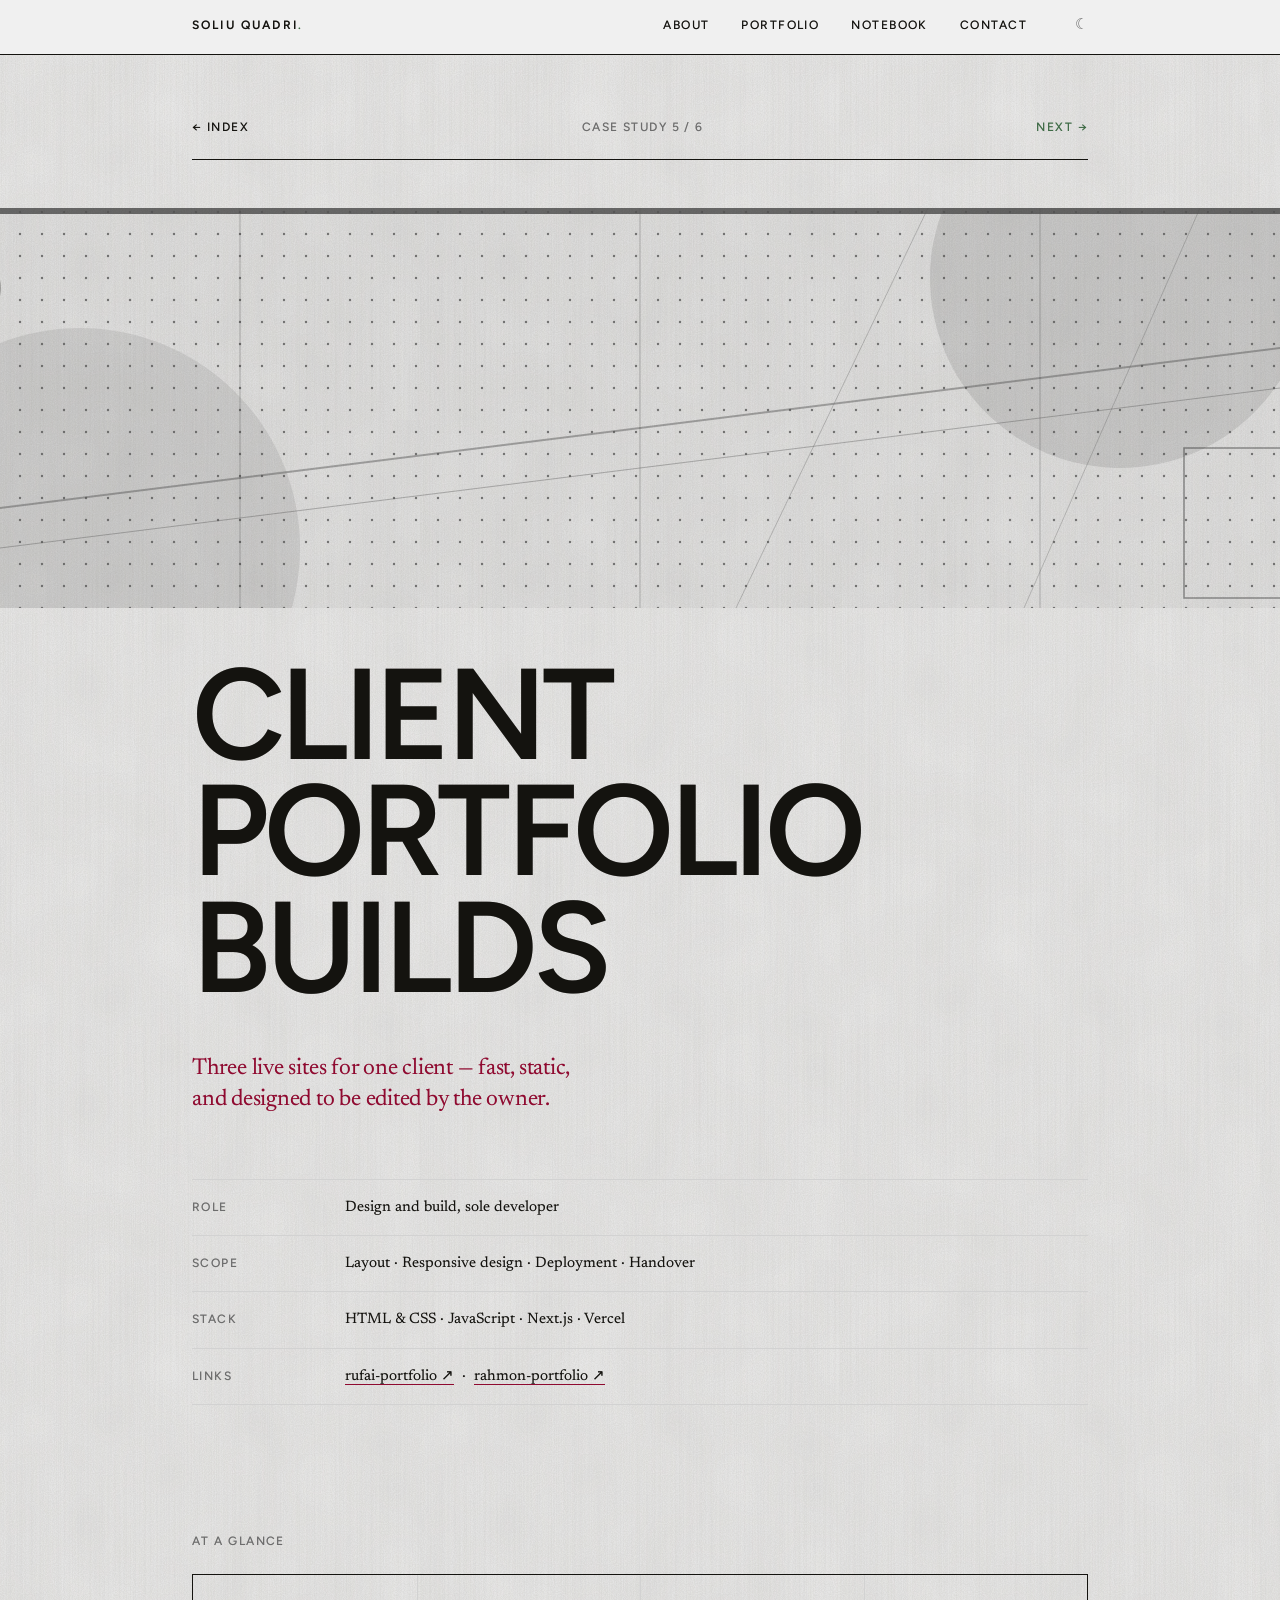
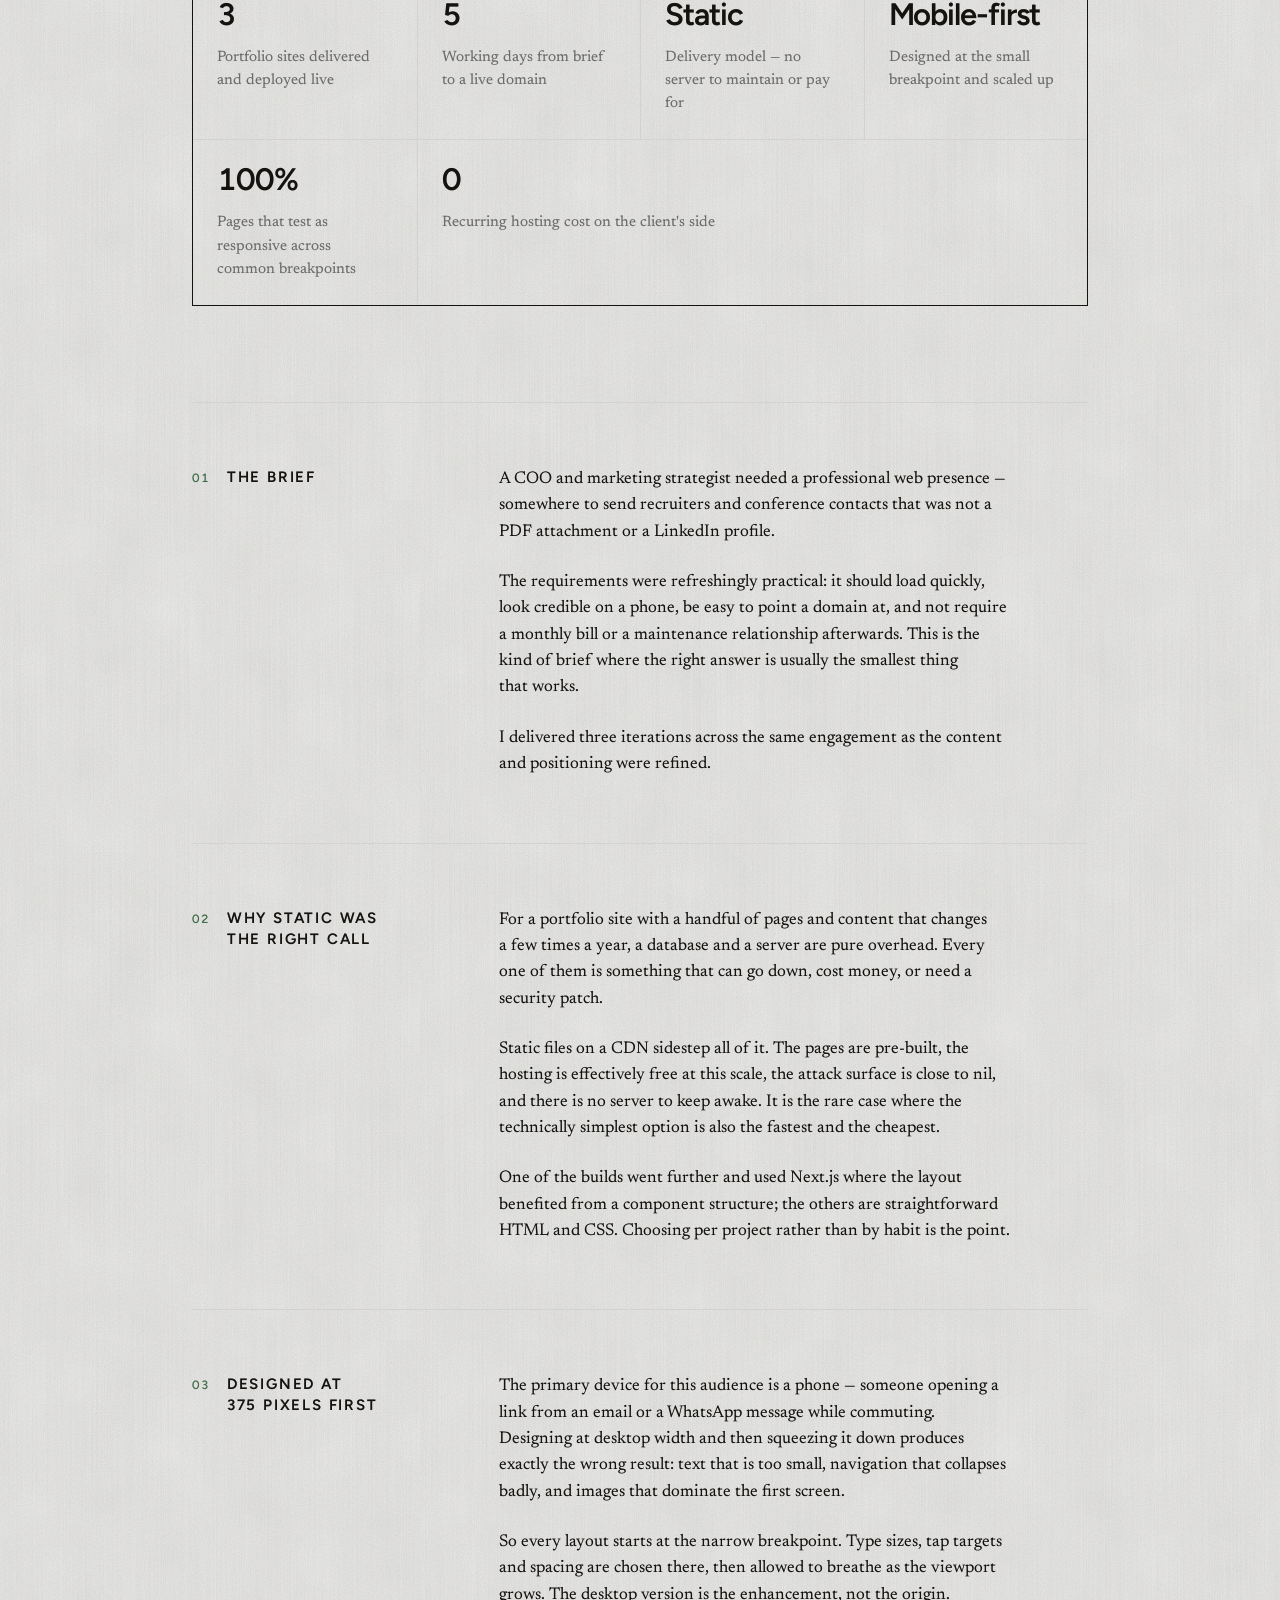
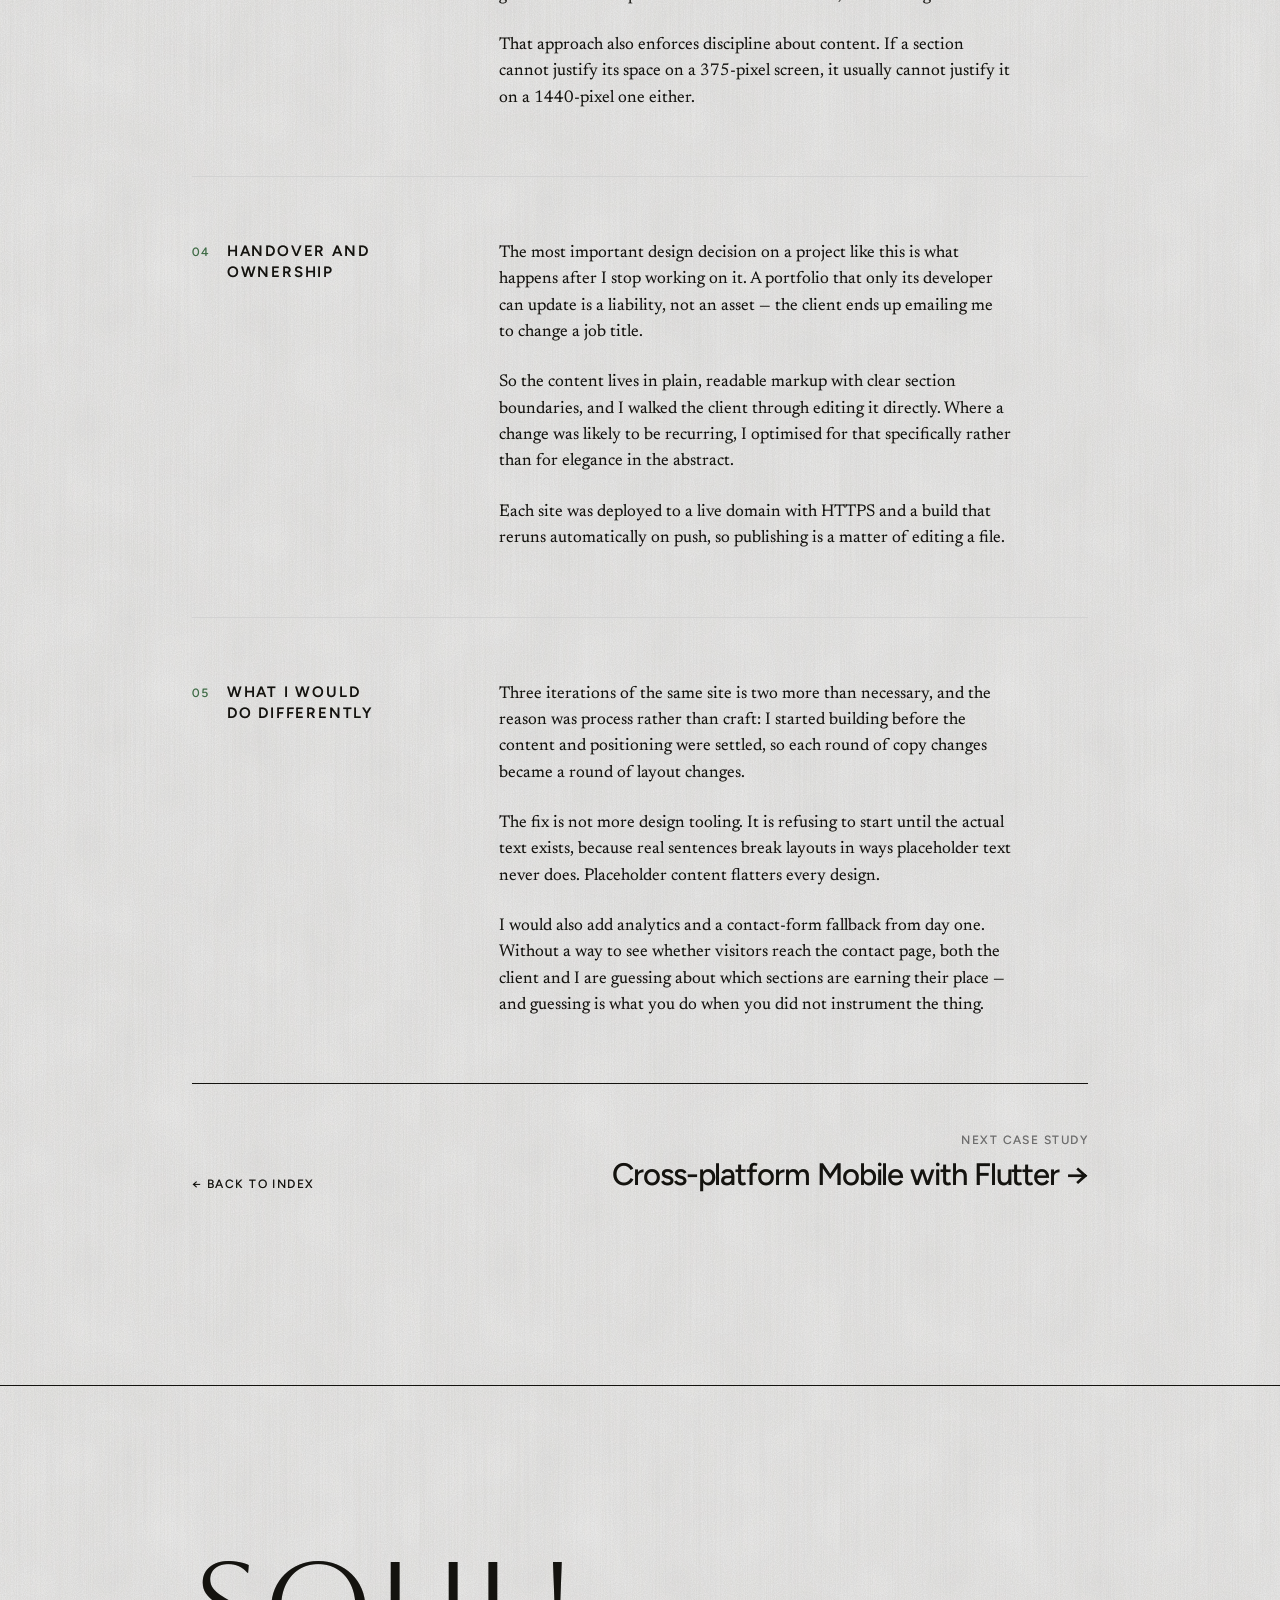
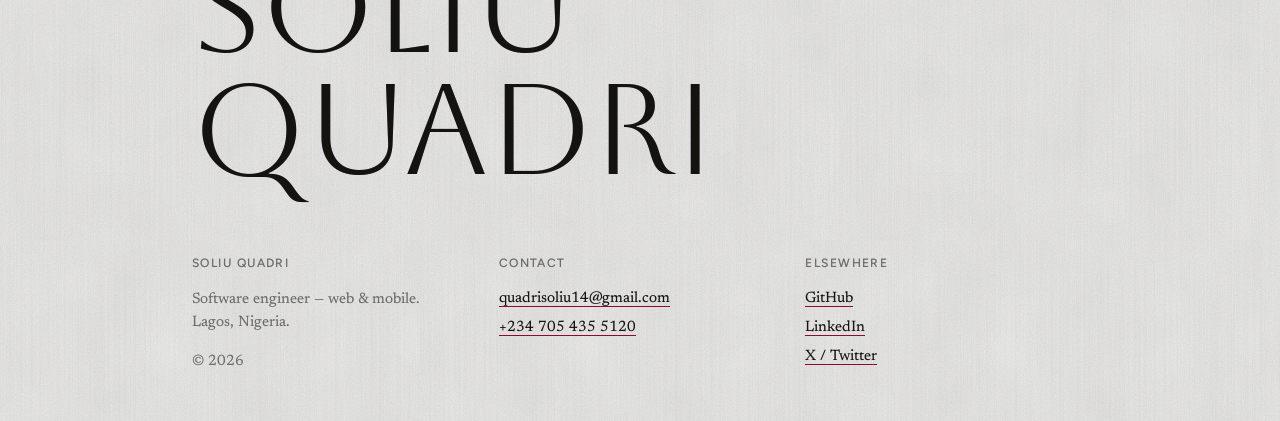
<file: work/portfolio-builds.html>
<!DOCTYPE html>
<html lang="en">
<head>
<meta charset="utf-8">
<meta name="viewport" content="width=device-width, initial-scale=1">
<title>Client Portfolio Builds — Soliu Quadri</title>
<meta name="description" content="Three live client portfolio sites delivered for a COO and marketing strategist, built static and mobile-first on Vercel.">
<meta name="author" content="Soliu Olawale Quadri">
<meta name="theme-color" content="#f0f0f0">
<meta property="og:title" content="Client Portfolio Builds — Soliu Quadri">
<meta property="og:description" content="Three live client portfolio sites delivered for a COO and marketing strategist, built static and mobile-first on Vercel.">
<meta property="og:type" content="article">
<link rel="icon" href="data:image/svg+xml,%3Csvg xmlns='http://www.w3.org/2000/svg' viewBox='0 0 100 100'%3E%3Crect width='100' height='100' fill='%2314130f'/%3E%3Ctext x='50' y='68' font-family='Georgia,serif' font-size='54' fill='%23f0f0f0' text-anchor='middle'%3ESQ%3C/text%3E%3C/svg%3E">
<link rel="preconnect" href="https://fonts.googleapis.com">
<link rel="preconnect" href="https://fonts.gstatic.com" crossorigin>
<link rel="stylesheet" href="https://fonts.googleapis.com/css2?family=Aboreto&family=Figtree:wght@400;500;600&family=Newsreader:ital,opsz,wght@0,6..72,400;0,6..72,500;0,6..72,600;1,6..72,400&display=swap">
<link rel="stylesheet" href="../assets/css/site.css">
<script>
(function(){try{var t=localStorage.getItem("sq-theme");if(t==="dark"||(!t&&window.matchMedia&&window.matchMedia("(prefers-color-scheme: dark)").matches)){document.documentElement.setAttribute("data-theme","dark");}}catch(e){}})();
</script>
</head>
<body>
<a class="skip-link" href="#main">Skip to content</a>

<div class="shell">
  <header class="masthead-bar">
    <div class="page">
      <div class="bar">
        <a href="../index.html" class="wordmark">Soliu Quadri<span>.</span></a>
        <nav class="nav" aria-label="Primary">
          <a href="../about.html" class="nav-item">About</a>
          <a href="../portfolio.html" class="nav-item">Portfolio</a>
          <a href="../notebook.html" class="nav-item">Notebook</a>
          <a href="../contact.html" class="nav-item">Contact</a>
        </nav>
        <button type="button" class="theme-toggle" aria-label="Switch to dark mode" title="Switch to dark mode"><span aria-hidden="true">&#9789;</span></button>
        <button class="burger" aria-expanded="false" aria-controls="drawer">
          <span class="sr-only">Open menu</span>
          <span class="bar-line" aria-hidden="true"></span>
          <span class="bar-line" aria-hidden="true"></span>
        </button>
      </div>
    </div>
  </header>

  <div id="drawer" class="drawer" inert aria-hidden="true">
    <div class="page">
      <a href="../index.html" class="drawer-link">Home</a>
      <a href="../about.html" class="drawer-link">About</a>
      <a href="../portfolio.html" class="drawer-link">Portfolio</a>
      <a href="../notebook.html" class="drawer-link">Notebook</a>
      <a href="../contact.html" class="drawer-link">Contact</a>
    </div>
  </div>

  <main id="main">
    <div class="page">
      <section class="case-head">
        <div class="folio">
          <a href="../portfolio.html" class="label label-ink folio-link">&larr; Index</a>
          <span class="label">Case study 5 / 6</span>
          <a href="mobile-flutter.html" class="label label-accent folio-link">Next &rarr;</a>
        </div>

        <figure class="banner">
          <img src="data:image/svg+xml;utf8,<svg xmlns='http://www.w3.org/2000/svg' viewBox='0 0 1600 400' width='1600' height='400'><defs><pattern id='d' width='22' height='22' patternUnits='userSpaceOnUse'><circle cx='4' cy='4' r='1.2' fill='%2314130f' opacity='0.5'/></pattern></defs><rect width='1600' height='400' fill='%23f0f0f0'/><rect width='1600' height='400' fill='url(%23d)'/><circle cx='1280' cy='70' r='190' fill='%233f6b46' opacity='0.16'/><circle cx='240' cy='340' r='220' fill='%237a5e02' opacity='0.13'/><path d='M0 320 L1600 120' stroke='%233f6b46' stroke-width='2' opacity='0.45'/><path d='M0 360 L1600 160' stroke='%237a5e02' stroke-width='1' opacity='0.38'/><path d='M896 400 L1088 0' stroke='%233f6b46' stroke-width='1' opacity='0.30'/><path d='M1184 400 L1360 0' stroke='%237a5e02' stroke-width='1' opacity='0.28'/><rect x='1344' y='240' width='150' height='150' fill='none' stroke='%2314130f' stroke-width='1.5' opacity='0.4'/><circle cx='120' cy='80' r='40' fill='none' stroke='%237a5e02' stroke-width='1.5' opacity='0.55'/><circle cx='120' cy='80' r='18' fill='%233f6b46' opacity='0.32'/><g stroke='%2314130f' stroke-width='1' opacity='0.22'><line x1='400' y1='0' x2='400' y2='400'/><line x1='800' y1='0' x2='800' y2='400'/><line x1='1200' y1='0' x2='1200' y2='400'/></g><rect x='0' y='0' width='1600' height='6' fill='%233f6b46' opacity='0.85'/></svg>" alt="Abstract artwork in green and ochre representing the client portfolio builds" width="1600" height="400">
        </figure>

        <h1 class="display case-title">
          <span>Client</span>
          <span>Portfolio</span>
          <span>Builds</span>
        </h1>
        <p class="lead case-tagline">Three live sites for one client — fast, static, and designed to be edited by the owner.</p>

        <dl class="credits">
          <div class="credit-row">
            <dt class="label">Role</dt>
            <dd class="credit-value">Design and build, sole developer</dd>
          </div>
          <div class="credit-row">
            <dt class="label">Scope</dt>
            <dd class="credit-value">Layout · Responsive design · Deployment · Handover</dd>
          </div>
          <div class="credit-row">
            <dt class="label">Stack</dt>
            <dd class="credit-value">HTML &amp; CSS · JavaScript · Next.js · Vercel</dd>
          </div>
          <div class="credit-row">
            <dt class="label">Links</dt>
            <dd class="credit-value"><a class="link" href="https://rufai-portfolio.vercel.app" target="_blank" rel="noopener">rufai-portfolio &#8599;</a> &nbsp;·&nbsp; <a class="link" href="https://github.com/OlawaleHub/rahmon-portfolio" target="_blank" rel="noopener">rahmon-portfolio &#8599;</a></dd>
          </div>
        </dl>
      </section>

      <section class="glance">
        <p class="label glance-label">At a glance</p>
        <div class="data">
          <div class="data-row">
            <div class="data-figure">3</div>
            <div class="data-label">Portfolio sites delivered and deployed live</div>
          </div>
          <div class="data-row">
            <div class="data-figure">5</div>
            <div class="data-label">Working days from brief to a live domain</div>
          </div>
          <div class="data-row">
            <div class="data-figure">Static</div>
            <div class="data-label">Delivery model — no server to maintain or pay for</div>
          </div>
          <div class="data-row">
            <div class="data-figure">Mobile-first</div>
            <div class="data-label">Designed at the small breakpoint and scaled up</div>
          </div>
          <div class="data-row">
            <div class="data-figure">100%</div>
            <div class="data-label">Pages that test as responsive across common breakpoints</div>
          </div>
          <div class="data-row">
            <div class="data-figure">0</div>
            <div class="data-label">Recurring hosting cost on the client's side</div>
          </div>
        </div>
      </section>

      <section class="cs">
        <div class="cs-head">
          <span class="cs-num label">01</span>
          <h2 class="cs-title">The brief</h2>
        </div>
        <div class="cs-body prose">
<p>A COO and marketing strategist needed a professional web presence — somewhere to send recruiters and conference contacts that was not a PDF attachment or a LinkedIn profile.</p>
<p>The requirements were refreshingly practical: it should load quickly, look credible on a phone, be easy to point a domain at, and not require a monthly bill or a maintenance relationship afterwards. This is the kind of brief where the right answer is usually the smallest thing that works.</p>
<p>I delivered three iterations across the same engagement as the content and positioning were refined.</p>
        </div>
      </section>

      <section class="cs">
        <div class="cs-head">
          <span class="cs-num label">02</span>
          <h2 class="cs-title">Why static was the right call</h2>
        </div>
        <div class="cs-body prose">
<p>For a portfolio site with a handful of pages and content that changes a few times a year, a database and a server are pure overhead. Every one of them is something that can go down, cost money, or need a security patch.</p>
<p>Static files on a CDN sidestep all of it. The pages are pre-built, the hosting is effectively free at this scale, the attack surface is close to nil, and there is no server to keep awake. It is the rare case where the technically simplest option is also the fastest and the cheapest.</p>
<p>One of the builds went further and used Next.js where the layout benefited from a component structure; the others are straightforward HTML and CSS. Choosing per project rather than by habit is the point.</p>
        </div>
      </section>

      <section class="cs">
        <div class="cs-head">
          <span class="cs-num label">03</span>
          <h2 class="cs-title">Designed at 375 pixels first</h2>
        </div>
        <div class="cs-body prose">
<p>The primary device for this audience is a phone — someone opening a link from an email or a WhatsApp message while commuting. Designing at desktop width and then squeezing it down produces exactly the wrong result: text that is too small, navigation that collapses badly, and images that dominate the first screen.</p>
<p>So every layout starts at the narrow breakpoint. Type sizes, tap targets and spacing are chosen there, then allowed to breathe as the viewport grows. The desktop version is the enhancement, not the origin.</p>
<p>That approach also enforces discipline about content. If a section cannot justify its space on a 375-pixel screen, it usually cannot justify it on a 1440-pixel one either.</p>
        </div>
      </section>

      <section class="cs">
        <div class="cs-head">
          <span class="cs-num label">04</span>
          <h2 class="cs-title">Handover and ownership</h2>
        </div>
        <div class="cs-body prose">
<p>The most important design decision on a project like this is what happens after I stop working on it. A portfolio that only its developer can update is a liability, not an asset — the client ends up emailing me to change a job title.</p>
<p>So the content lives in plain, readable markup with clear section boundaries, and I walked the client through editing it directly. Where a change was likely to be recurring, I optimised for that specifically rather than for elegance in the abstract.</p>
<p>Each site was deployed to a live domain with HTTPS and a build that reruns automatically on push, so publishing is a matter of editing a file.</p>
        </div>
      </section>

      <section class="cs">
        <div class="cs-head">
          <span class="cs-num label">05</span>
          <h2 class="cs-title">What I would do differently</h2>
        </div>
        <div class="cs-body prose">
<p>Three iterations of the same site is two more than necessary, and the reason was process rather than craft: I started building before the content and positioning were settled, so each round of copy changes became a round of layout changes.</p>
<p>The fix is not more design tooling. It is refusing to start until the actual text exists, because real sentences break layouts in ways placeholder text never does. Placeholder content flatters every design.</p>
<p>I would also add analytics and a contact-form fallback from day one. Without a way to see whether visitors reach the contact page, both the client and I are guessing about which sections are earning their place — and guessing is what you do when you did not instrument the thing.</p>
        </div>
      </section>

      <nav class="case-foot" aria-label="Case study navigation">
        <a href="../portfolio.html" class="foot-side label label-ink">&larr; Back to index</a>
        <a href="mobile-flutter.html" class="foot-next">
          <span class="label">Next case study</span>
          <span class="foot-next-name">Cross-platform Mobile with Flutter <span aria-hidden="true">&rarr;</span></span>
        </a>
      </nav>
    </div>
  </main>

  <footer class="colophon">
    <div class="page">
      <p class="signoff">Soliu Quadri</p>
      <div class="grid mt-8">
        <div class="c-4">
          <p class="label">Soliu Quadri</p>
          <p class="colophon-note">Software engineer &mdash; web &amp; mobile. Lagos, Nigeria.</p>
          <p class="colophon-note">&copy; <span data-year>2026</span></p>
        </div>
        <div class="c-4">
          <p class="label">Contact</p>
          <ul class="colophon-list">
            <li><a class="link" href="mailto:quadrisoliu14@gmail.com">quadrisoliu14@gmail.com</a></li>
            <li><a class="link" href="tel:+2347054355120">+234 705 435 5120</a></li>
          </ul>
        </div>
        <div class="c-4">
          <p class="label">Elsewhere</p>
          <ul class="colophon-list">
            <li><a class="link" href="https://github.com/OlawaleHub" target="_blank" rel="noopener">GitHub</a></li>
            <li><a class="link" href="https://www.linkedin.com/in/quadri-soliu-9448bb1a6" target="_blank" rel="noopener">LinkedIn</a></li>
            <li><a class="link" href="https://twitter.com/Sulphate04" target="_blank" rel="noopener">X / Twitter</a></li>
          </ul>
        </div>
      </div>
    </div>
  </footer>
</div>

<script src="../assets/js/site.js" defer></script>
</body>
</html>
</file>
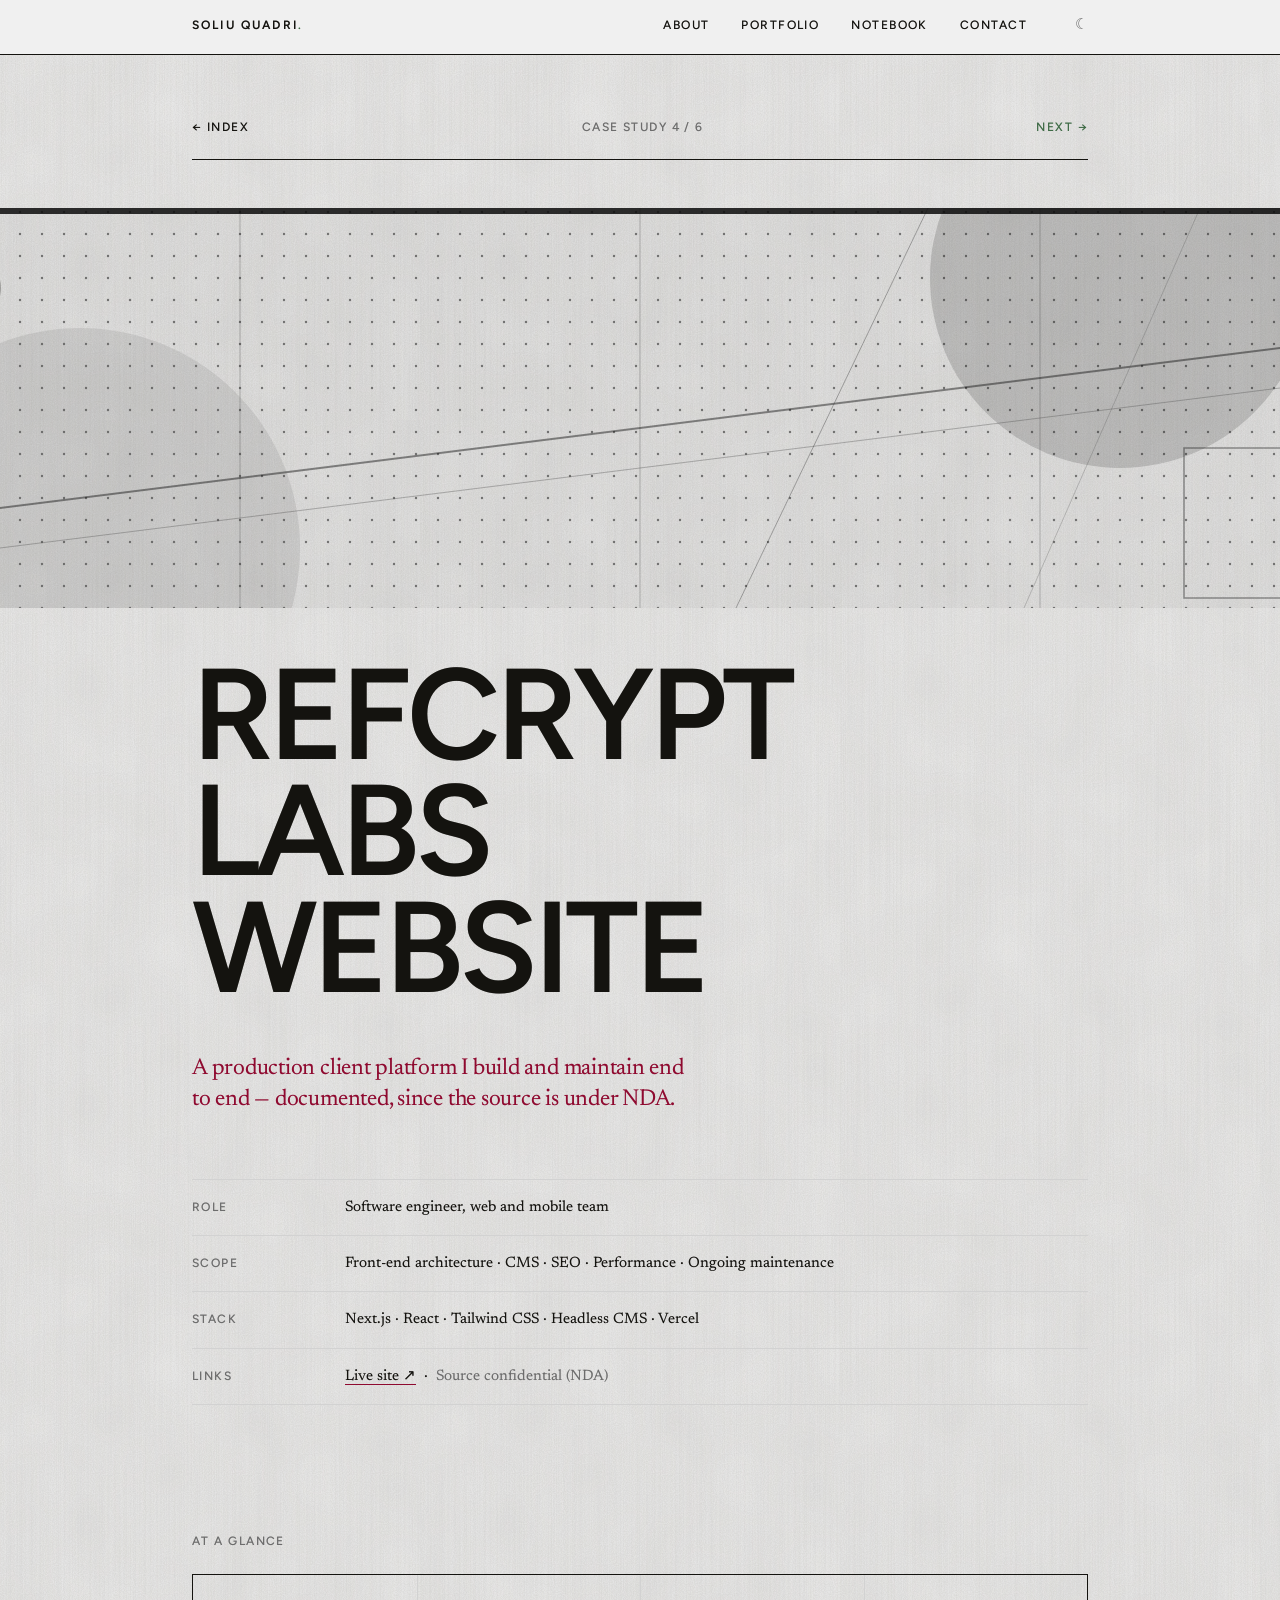
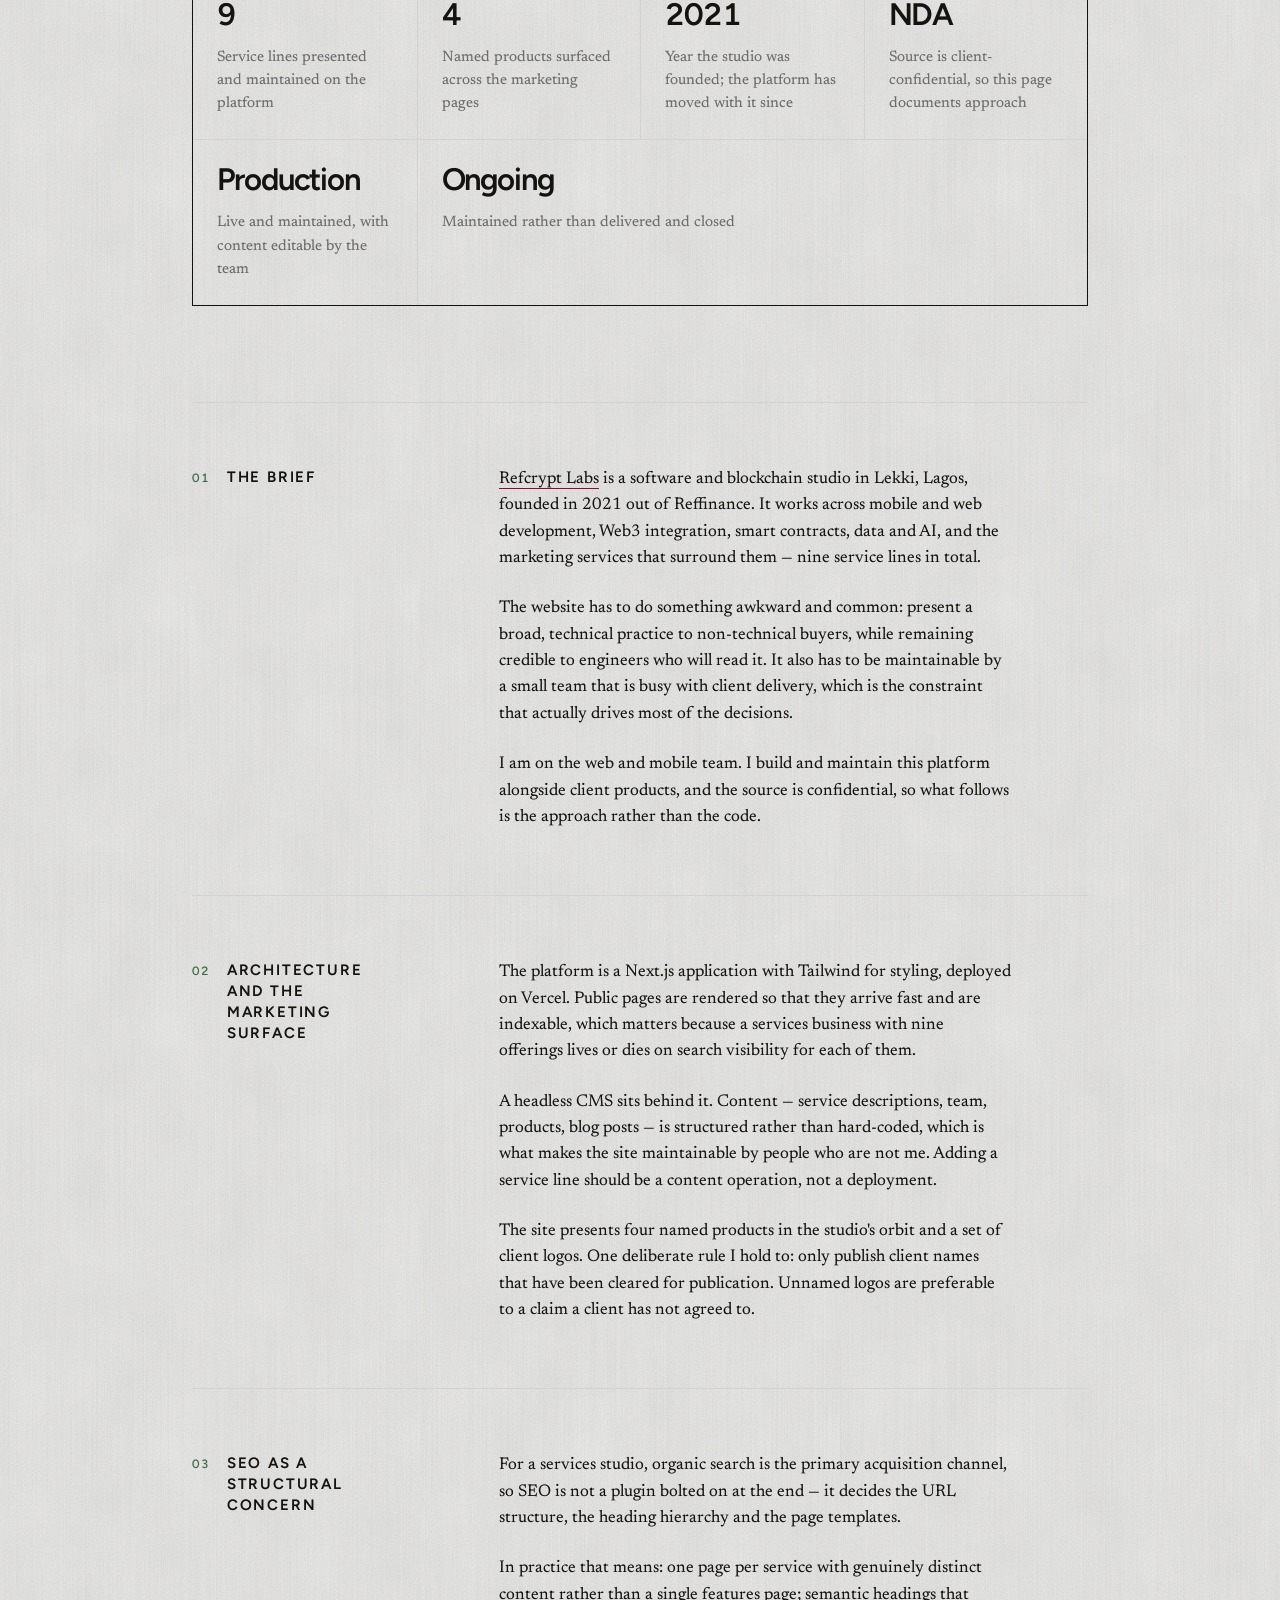
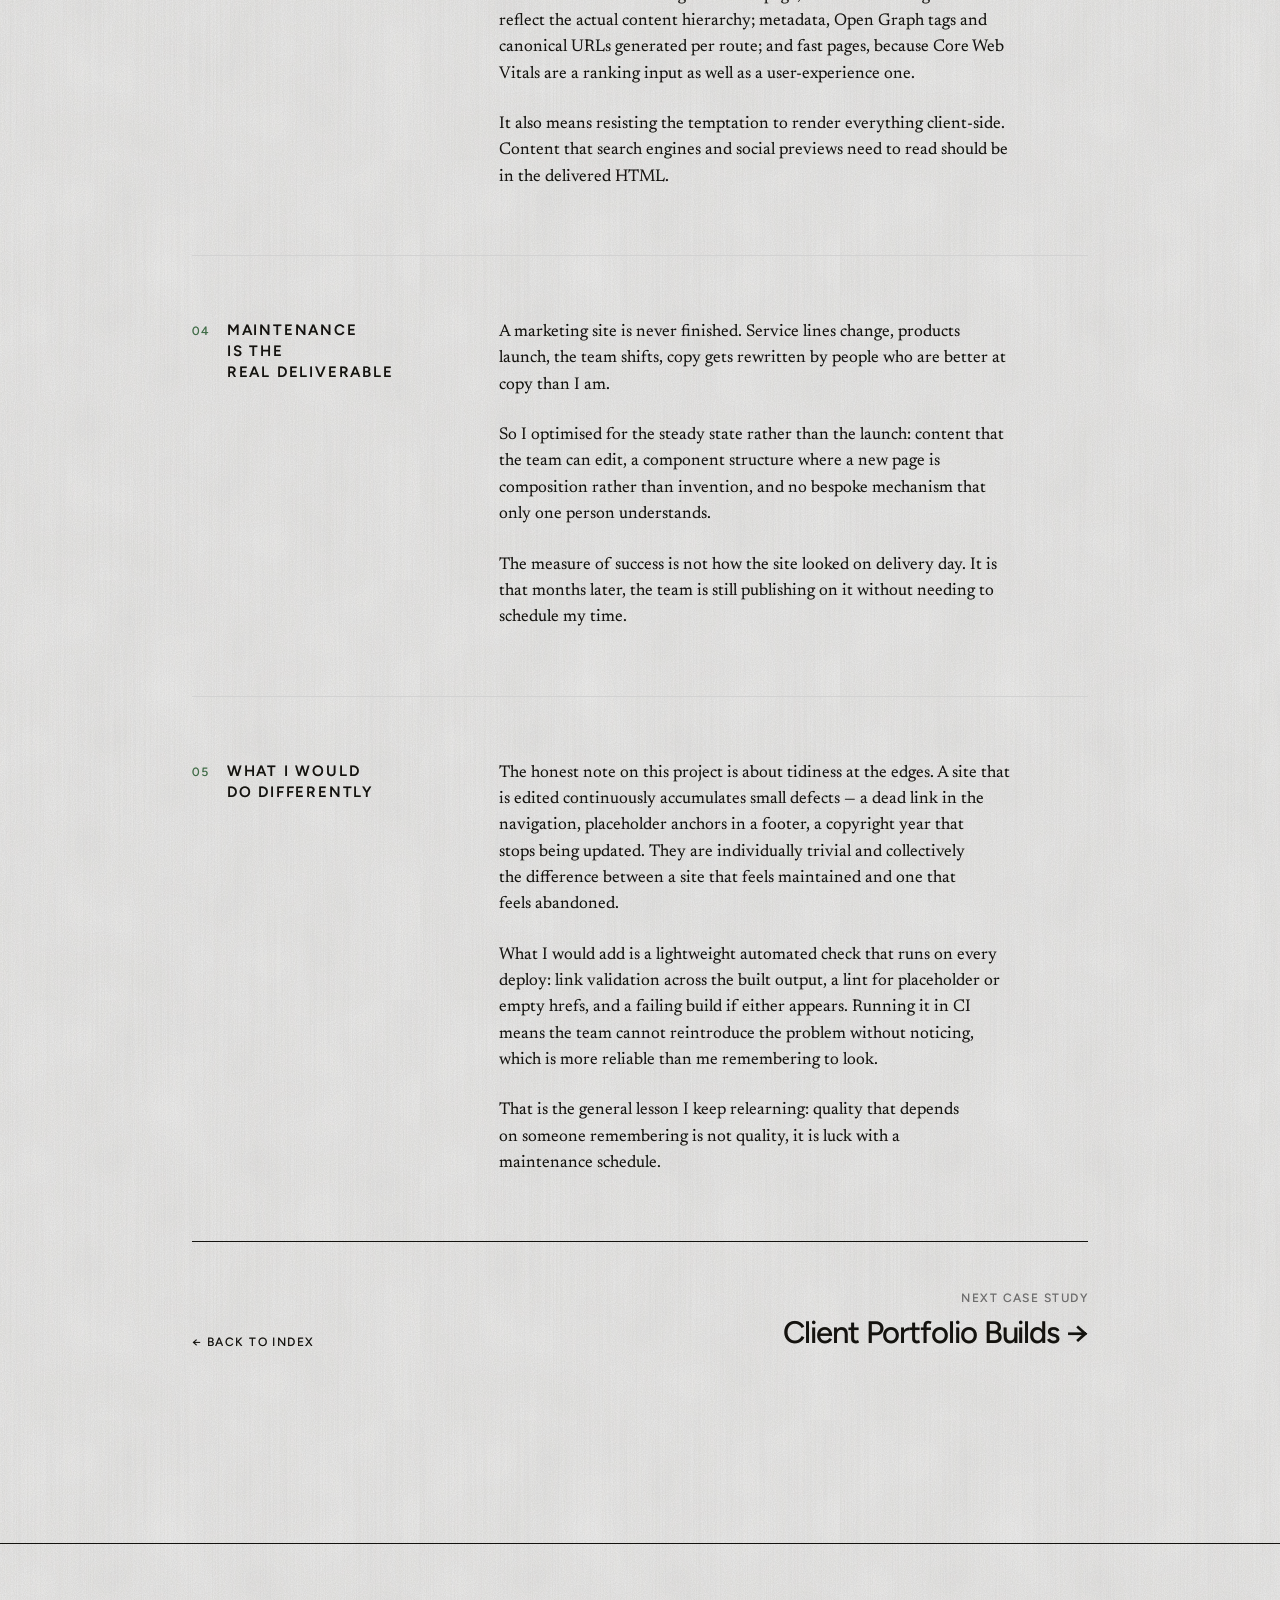
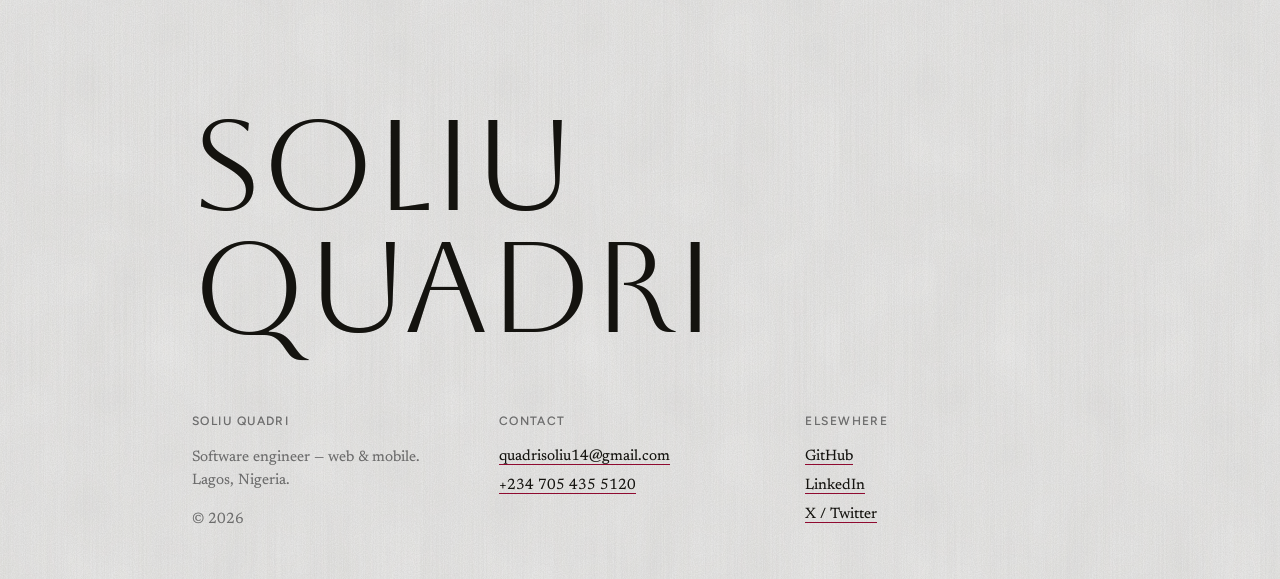
<file: work/refcrypt-labs.html>
<!DOCTYPE html>
<html lang="en">
<head>
<meta charset="utf-8">
<meta name="viewport" content="width=device-width, initial-scale=1">
<title>Refcrypt Labs Website — Soliu Quadri</title>
<meta name="description" content="The production client platform for Refcrypt Labs, built with Next.js, Tailwind and a CMS. Source confidential under NDA.">
<meta name="author" content="Soliu Olawale Quadri">
<meta name="theme-color" content="#f0f0f0">
<meta property="og:title" content="Refcrypt Labs Website — Soliu Quadri">
<meta property="og:description" content="The production client platform for Refcrypt Labs, built with Next.js, Tailwind and a CMS. Source confidential under NDA.">
<meta property="og:type" content="article">
<link rel="icon" href="data:image/svg+xml,%3Csvg xmlns='http://www.w3.org/2000/svg' viewBox='0 0 100 100'%3E%3Crect width='100' height='100' fill='%2314130f'/%3E%3Ctext x='50' y='68' font-family='Georgia,serif' font-size='54' fill='%23f0f0f0' text-anchor='middle'%3ESQ%3C/text%3E%3C/svg%3E">
<link rel="preconnect" href="https://fonts.googleapis.com">
<link rel="preconnect" href="https://fonts.gstatic.com" crossorigin>
<link rel="stylesheet" href="https://fonts.googleapis.com/css2?family=Aboreto&family=Figtree:wght@400;500;600&family=Newsreader:ital,opsz,wght@0,6..72,400;0,6..72,500;0,6..72,600;1,6..72,400&display=swap">
<link rel="stylesheet" href="../assets/css/site.css">
<script>
(function(){try{var t=localStorage.getItem("sq-theme");if(t==="dark"||(!t&&window.matchMedia&&window.matchMedia("(prefers-color-scheme: dark)").matches)){document.documentElement.setAttribute("data-theme","dark");}}catch(e){}})();
</script>
</head>
<body>
<a class="skip-link" href="#main">Skip to content</a>

<div class="shell">
  <header class="masthead-bar">
    <div class="page">
      <div class="bar">
        <a href="../index.html" class="wordmark">Soliu Quadri<span>.</span></a>
        <nav class="nav" aria-label="Primary">
          <a href="../about.html" class="nav-item">About</a>
          <a href="../portfolio.html" class="nav-item">Portfolio</a>
          <a href="../notebook.html" class="nav-item">Notebook</a>
          <a href="../contact.html" class="nav-item">Contact</a>
        </nav>
        <button type="button" class="theme-toggle" aria-label="Switch to dark mode" title="Switch to dark mode"><span aria-hidden="true">&#9789;</span></button>
        <button class="burger" aria-expanded="false" aria-controls="drawer">
          <span class="sr-only">Open menu</span>
          <span class="bar-line" aria-hidden="true"></span>
          <span class="bar-line" aria-hidden="true"></span>
        </button>
      </div>
    </div>
  </header>

  <div id="drawer" class="drawer" inert aria-hidden="true">
    <div class="page">
      <a href="../index.html" class="drawer-link">Home</a>
      <a href="../about.html" class="drawer-link">About</a>
      <a href="../portfolio.html" class="drawer-link">Portfolio</a>
      <a href="../notebook.html" class="drawer-link">Notebook</a>
      <a href="../contact.html" class="drawer-link">Contact</a>
    </div>
  </div>

  <main id="main">
    <div class="page">
      <section class="case-head">
        <div class="folio">
          <a href="../portfolio.html" class="label label-ink folio-link">&larr; Index</a>
          <span class="label">Case study 4 / 6</span>
          <a href="portfolio-builds.html" class="label label-accent folio-link">Next &rarr;</a>
        </div>

        <figure class="banner">
          <img src="data:image/svg+xml;utf8,<svg xmlns='http://www.w3.org/2000/svg' viewBox='0 0 1600 400' width='1600' height='400'><defs><pattern id='d' width='22' height='22' patternUnits='userSpaceOnUse'><circle cx='4' cy='4' r='1.2' fill='%2314130f' opacity='0.5'/></pattern></defs><rect width='1600' height='400' fill='%23f0f0f0'/><rect width='1600' height='400' fill='url(%23d)'/><circle cx='1280' cy='70' r='190' fill='%2314130f' opacity='0.16'/><circle cx='240' cy='340' r='220' fill='%237a5e02' opacity='0.13'/><path d='M0 320 L1600 120' stroke='%2314130f' stroke-width='2' opacity='0.45'/><path d='M0 360 L1600 160' stroke='%237a5e02' stroke-width='1' opacity='0.38'/><path d='M896 400 L1088 0' stroke='%2314130f' stroke-width='1' opacity='0.30'/><path d='M1184 400 L1360 0' stroke='%237a5e02' stroke-width='1' opacity='0.28'/><rect x='1344' y='240' width='150' height='150' fill='none' stroke='%2314130f' stroke-width='1.5' opacity='0.4'/><circle cx='120' cy='80' r='40' fill='none' stroke='%237a5e02' stroke-width='1.5' opacity='0.55'/><circle cx='120' cy='80' r='18' fill='%2314130f' opacity='0.32'/><g stroke='%2314130f' stroke-width='1' opacity='0.22'><line x1='400' y1='0' x2='400' y2='400'/><line x1='800' y1='0' x2='800' y2='400'/><line x1='1200' y1='0' x2='1200' y2='400'/></g><rect x='0' y='0' width='1600' height='6' fill='%2314130f' opacity='0.85'/></svg>" alt="Abstract artwork in ink and ochre representing the Refcrypt Labs website" width="1600" height="400">
        </figure>

        <h1 class="display case-title">
          <span>Refcrypt</span>
          <span>Labs</span>
          <span>Website</span>
        </h1>
        <p class="lead case-tagline">A production client platform I build and maintain end to end — documented, since the source is under NDA.</p>

        <dl class="credits">
          <div class="credit-row">
            <dt class="label">Role</dt>
            <dd class="credit-value">Software engineer, web and mobile team</dd>
          </div>
          <div class="credit-row">
            <dt class="label">Scope</dt>
            <dd class="credit-value">Front-end architecture · CMS · SEO · Performance · Ongoing maintenance</dd>
          </div>
          <div class="credit-row">
            <dt class="label">Stack</dt>
            <dd class="credit-value">Next.js · React · Tailwind CSS · Headless CMS · Vercel</dd>
          </div>
          <div class="credit-row">
            <dt class="label">Links</dt>
            <dd class="credit-value"><a class="link" href="https://refcryptlabs.com/" target="_blank" rel="noopener">Live site &#8599;</a> &nbsp;·&nbsp; <span class="muted">Source confidential (NDA)</span></dd>
          </div>
        </dl>
      </section>

      <section class="glance">
        <p class="label glance-label">At a glance</p>
        <div class="data">
          <div class="data-row">
            <div class="data-figure">9</div>
            <div class="data-label">Service lines presented and maintained on the platform</div>
          </div>
          <div class="data-row">
            <div class="data-figure">4</div>
            <div class="data-label">Named products surfaced across the marketing pages</div>
          </div>
          <div class="data-row">
            <div class="data-figure">2021</div>
            <div class="data-label">Year the studio was founded; the platform has moved with it since</div>
          </div>
          <div class="data-row">
            <div class="data-figure">NDA</div>
            <div class="data-label">Source is client-confidential, so this page documents approach</div>
          </div>
          <div class="data-row">
            <div class="data-figure">Production</div>
            <div class="data-label">Live and maintained, with content editable by the team</div>
          </div>
          <div class="data-row">
            <div class="data-figure">Ongoing</div>
            <div class="data-label">Maintained rather than delivered and closed</div>
          </div>
        </div>
      </section>

      <section class="cs">
        <div class="cs-head">
          <span class="cs-num label">01</span>
          <h2 class="cs-title">The brief</h2>
        </div>
        <div class="cs-body prose">
<p><a href="https://refcryptlabs.com/" target="_blank" rel="noopener">Refcrypt Labs</a> is a software and blockchain studio in Lekki, Lagos, founded in 2021 out of Reffinance. It works across mobile and web development, Web3 integration, smart contracts, data and AI, and the marketing services that surround them — nine service lines in total.</p>
<p>The website has to do something awkward and common: present a broad, technical practice to non-technical buyers, while remaining credible to engineers who will read it. It also has to be maintainable by a small team that is busy with client delivery, which is the constraint that actually drives most of the decisions.</p>
<p>I am on the web and mobile team. I build and maintain this platform alongside client products, and the source is confidential, so what follows is the approach rather than the code.</p>
        </div>
      </section>

      <section class="cs">
        <div class="cs-head">
          <span class="cs-num label">02</span>
          <h2 class="cs-title">Architecture and the marketing surface</h2>
        </div>
        <div class="cs-body prose">
<p>The platform is a Next.js application with Tailwind for styling, deployed on Vercel. Public pages are rendered so that they arrive fast and are indexable, which matters because a services business with nine offerings lives or dies on search visibility for each of them.</p>
<p>A headless CMS sits behind it. Content — service descriptions, team, products, blog posts — is structured rather than hard-coded, which is what makes the site maintainable by people who are not me. Adding a service line should be a content operation, not a deployment.</p>
<p>The site presents four named products in the studio's orbit and a set of client logos. One deliberate rule I hold to: only publish client names that have been cleared for publication. Unnamed logos are preferable to a claim a client has not agreed to.</p>
        </div>
      </section>

      <section class="cs">
        <div class="cs-head">
          <span class="cs-num label">03</span>
          <h2 class="cs-title">SEO as a structural concern</h2>
        </div>
        <div class="cs-body prose">
<p>For a services studio, organic search is the primary acquisition channel, so SEO is not a plugin bolted on at the end — it decides the URL structure, the heading hierarchy and the page templates.</p>
<p>In practice that means: one page per service with genuinely distinct content rather than a single features page; semantic headings that reflect the actual content hierarchy; metadata, Open Graph tags and canonical URLs generated per route; and fast pages, because Core Web Vitals are a ranking input as well as a user-experience one.</p>
<p>It also means resisting the temptation to render everything client-side. Content that search engines and social previews need to read should be in the delivered HTML.</p>
        </div>
      </section>

      <section class="cs">
        <div class="cs-head">
          <span class="cs-num label">04</span>
          <h2 class="cs-title">Maintenance is the real deliverable</h2>
        </div>
        <div class="cs-body prose">
<p>A marketing site is never finished. Service lines change, products launch, the team shifts, copy gets rewritten by people who are better at copy than I am.</p>
<p>So I optimised for the steady state rather than the launch: content that the team can edit, a component structure where a new page is composition rather than invention, and no bespoke mechanism that only one person understands.</p>
<p>The measure of success is not how the site looked on delivery day. It is that months later, the team is still publishing on it without needing to schedule my time.</p>
        </div>
      </section>

      <section class="cs">
        <div class="cs-head">
          <span class="cs-num label">05</span>
          <h2 class="cs-title">What I would do differently</h2>
        </div>
        <div class="cs-body prose">
<p>The honest note on this project is about tidiness at the edges. A site that is edited continuously accumulates small defects — a dead link in the navigation, placeholder anchors in a footer, a copyright year that stops being updated. They are individually trivial and collectively the difference between a site that feels maintained and one that feels abandoned.</p>
<p>What I would add is a lightweight automated check that runs on every deploy: link validation across the built output, a lint for placeholder or empty hrefs, and a failing build if either appears. Running it in CI means the team cannot reintroduce the problem without noticing, which is more reliable than me remembering to look.</p>
<p>That is the general lesson I keep relearning: quality that depends on someone remembering is not quality, it is luck with a maintenance schedule.</p>
        </div>
      </section>

      <nav class="case-foot" aria-label="Case study navigation">
        <a href="../portfolio.html" class="foot-side label label-ink">&larr; Back to index</a>
        <a href="portfolio-builds.html" class="foot-next">
          <span class="label">Next case study</span>
          <span class="foot-next-name">Client Portfolio Builds <span aria-hidden="true">&rarr;</span></span>
        </a>
      </nav>
    </div>
  </main>

  <footer class="colophon">
    <div class="page">
      <p class="signoff">Soliu Quadri</p>
      <div class="grid mt-8">
        <div class="c-4">
          <p class="label">Soliu Quadri</p>
          <p class="colophon-note">Software engineer &mdash; web &amp; mobile. Lagos, Nigeria.</p>
          <p class="colophon-note">&copy; <span data-year>2026</span></p>
        </div>
        <div class="c-4">
          <p class="label">Contact</p>
          <ul class="colophon-list">
            <li><a class="link" href="mailto:quadrisoliu14@gmail.com">quadrisoliu14@gmail.com</a></li>
            <li><a class="link" href="tel:+2347054355120">+234 705 435 5120</a></li>
          </ul>
        </div>
        <div class="c-4">
          <p class="label">Elsewhere</p>
          <ul class="colophon-list">
            <li><a class="link" href="https://github.com/OlawaleHub" target="_blank" rel="noopener">GitHub</a></li>
            <li><a class="link" href="https://www.linkedin.com/in/quadri-soliu-9448bb1a6" target="_blank" rel="noopener">LinkedIn</a></li>
            <li><a class="link" href="https://twitter.com/Sulphate04" target="_blank" rel="noopener">X / Twitter</a></li>
          </ul>
        </div>
      </div>
    </div>
  </footer>
</div>

<script src="../assets/js/site.js" defer></script>
</body>
</html>
</file>
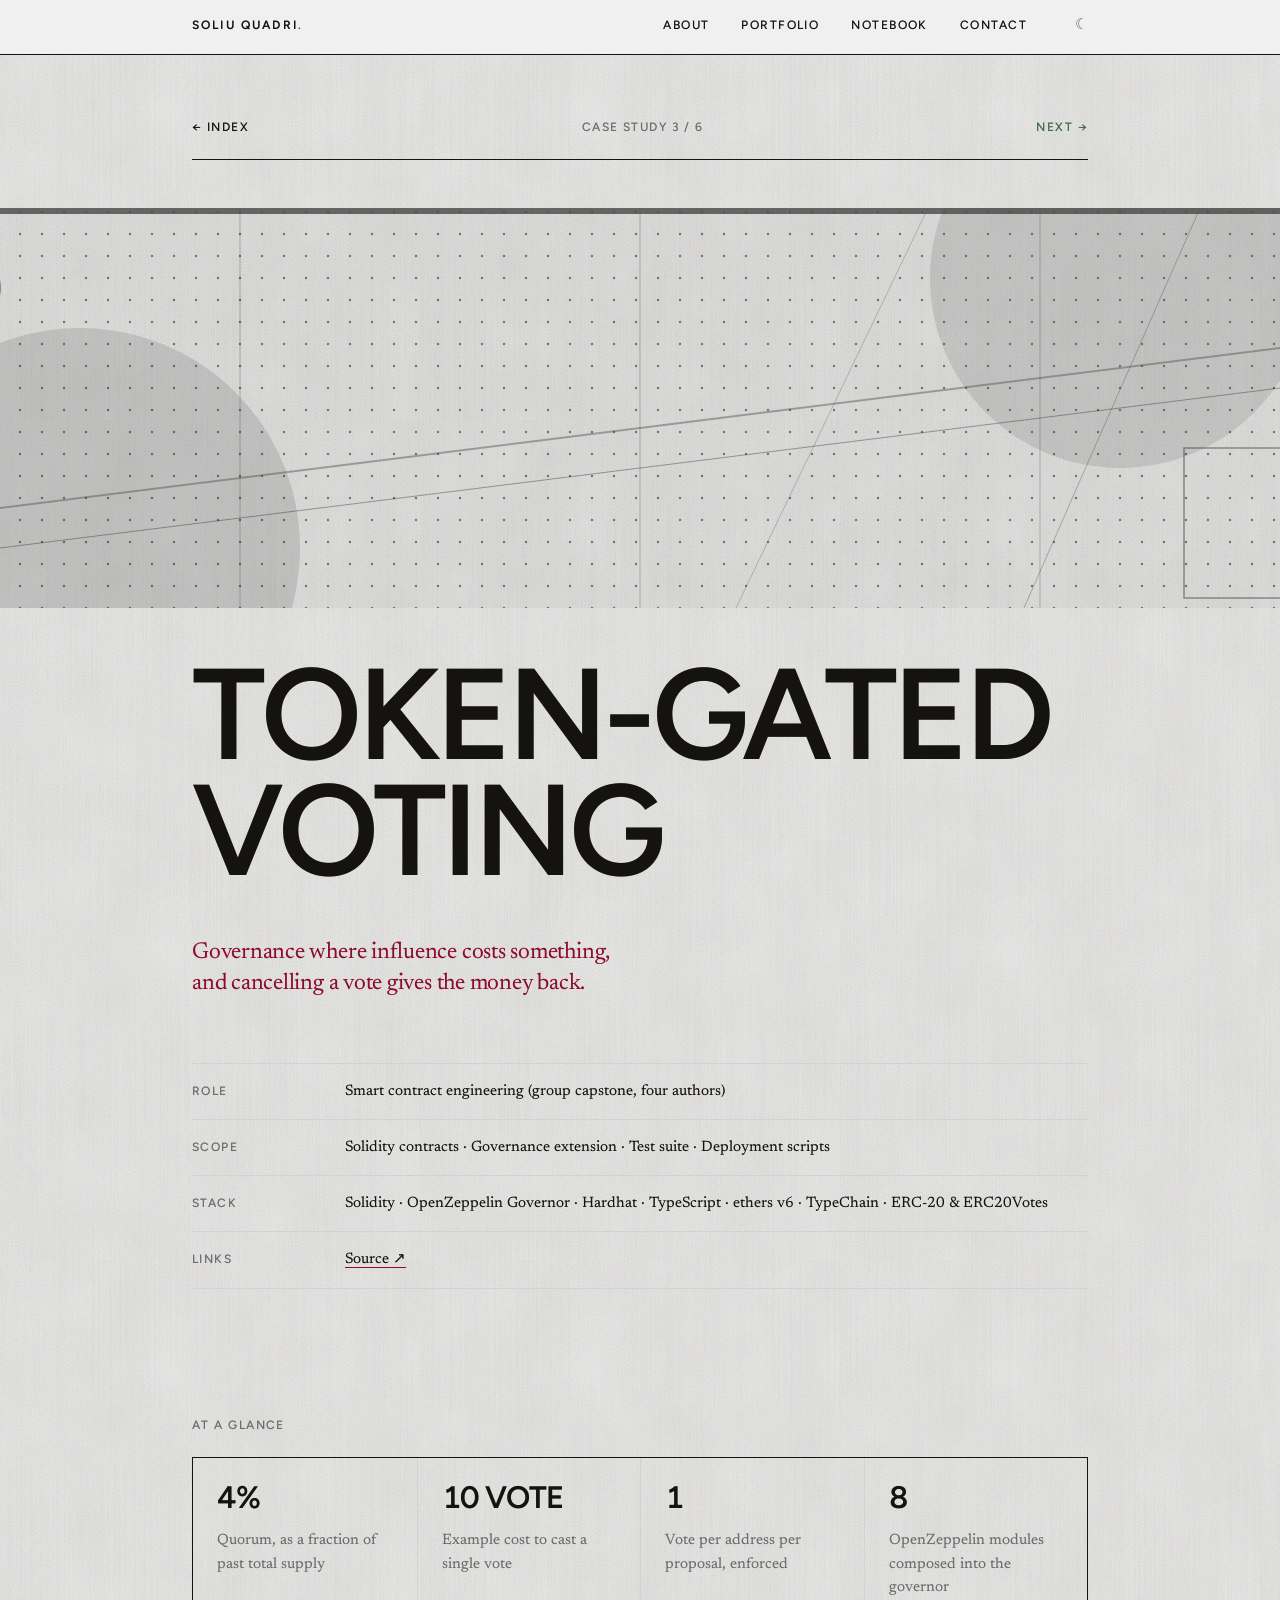
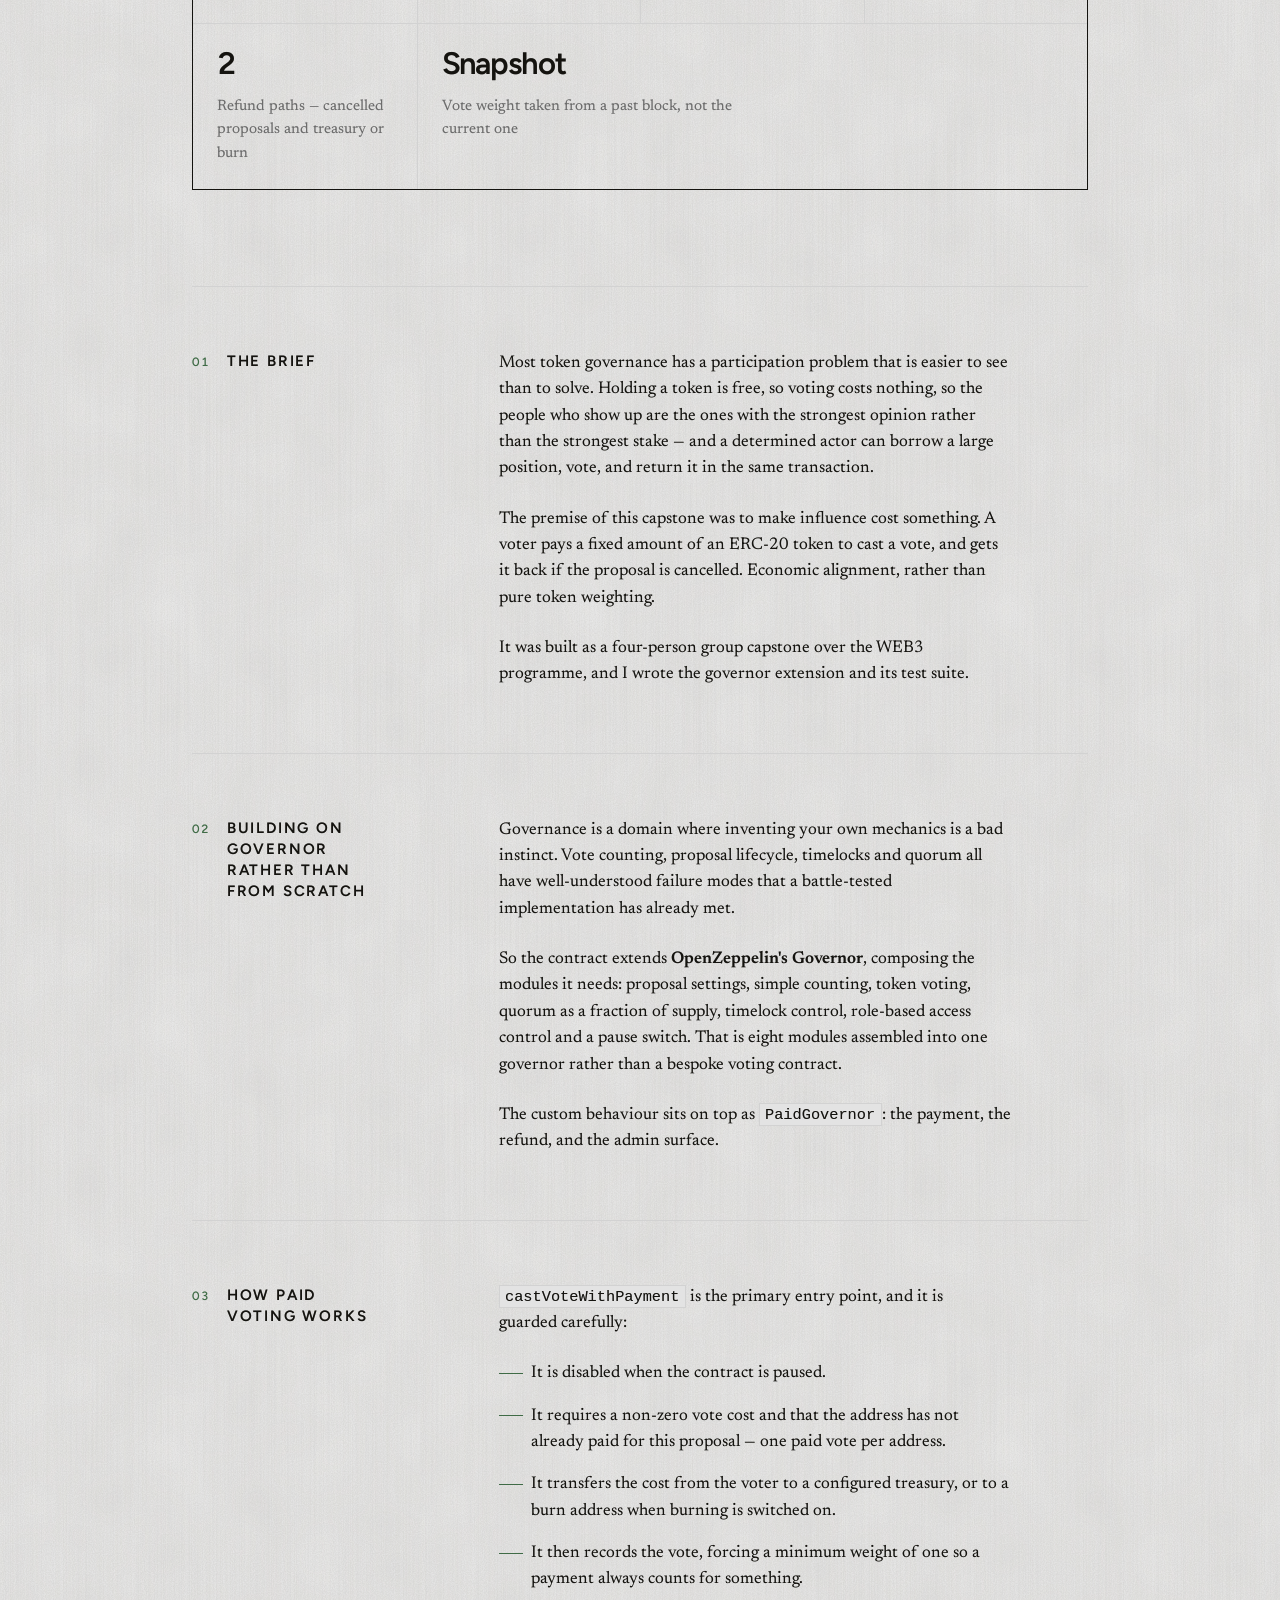
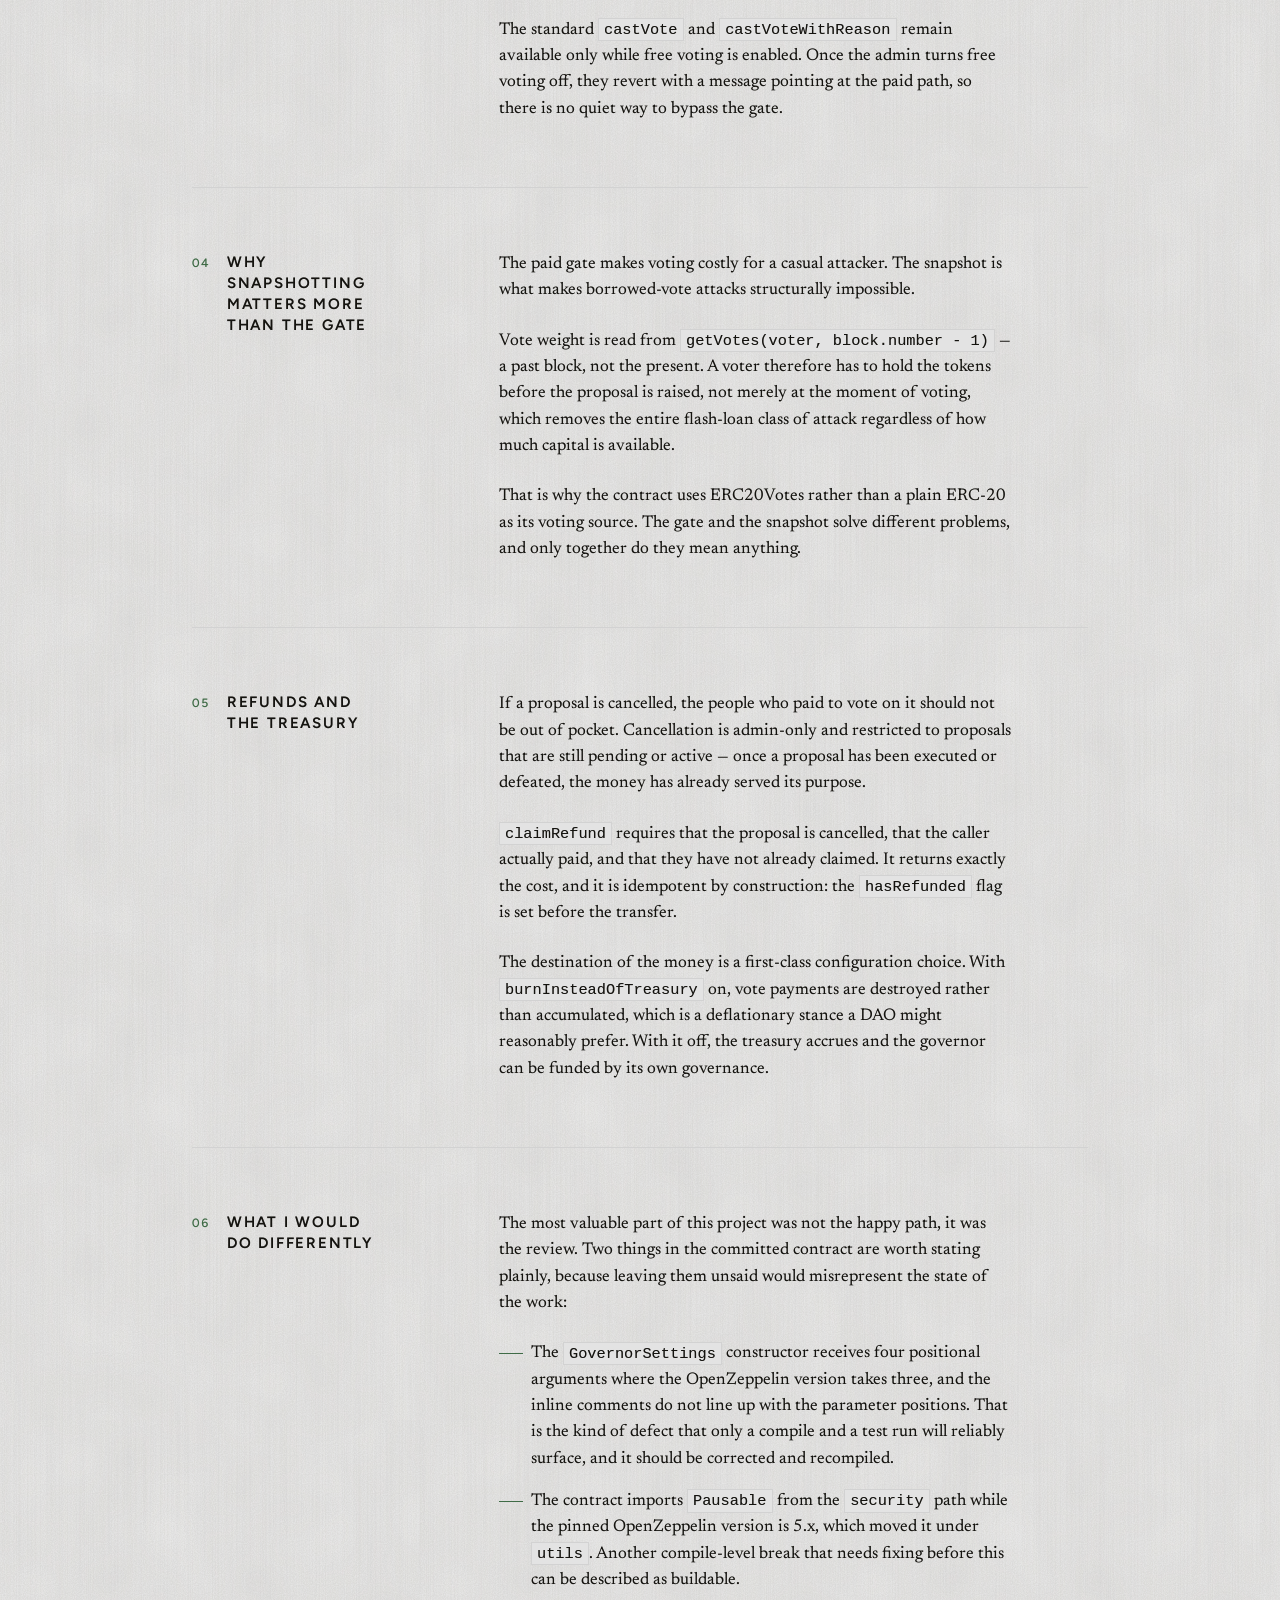
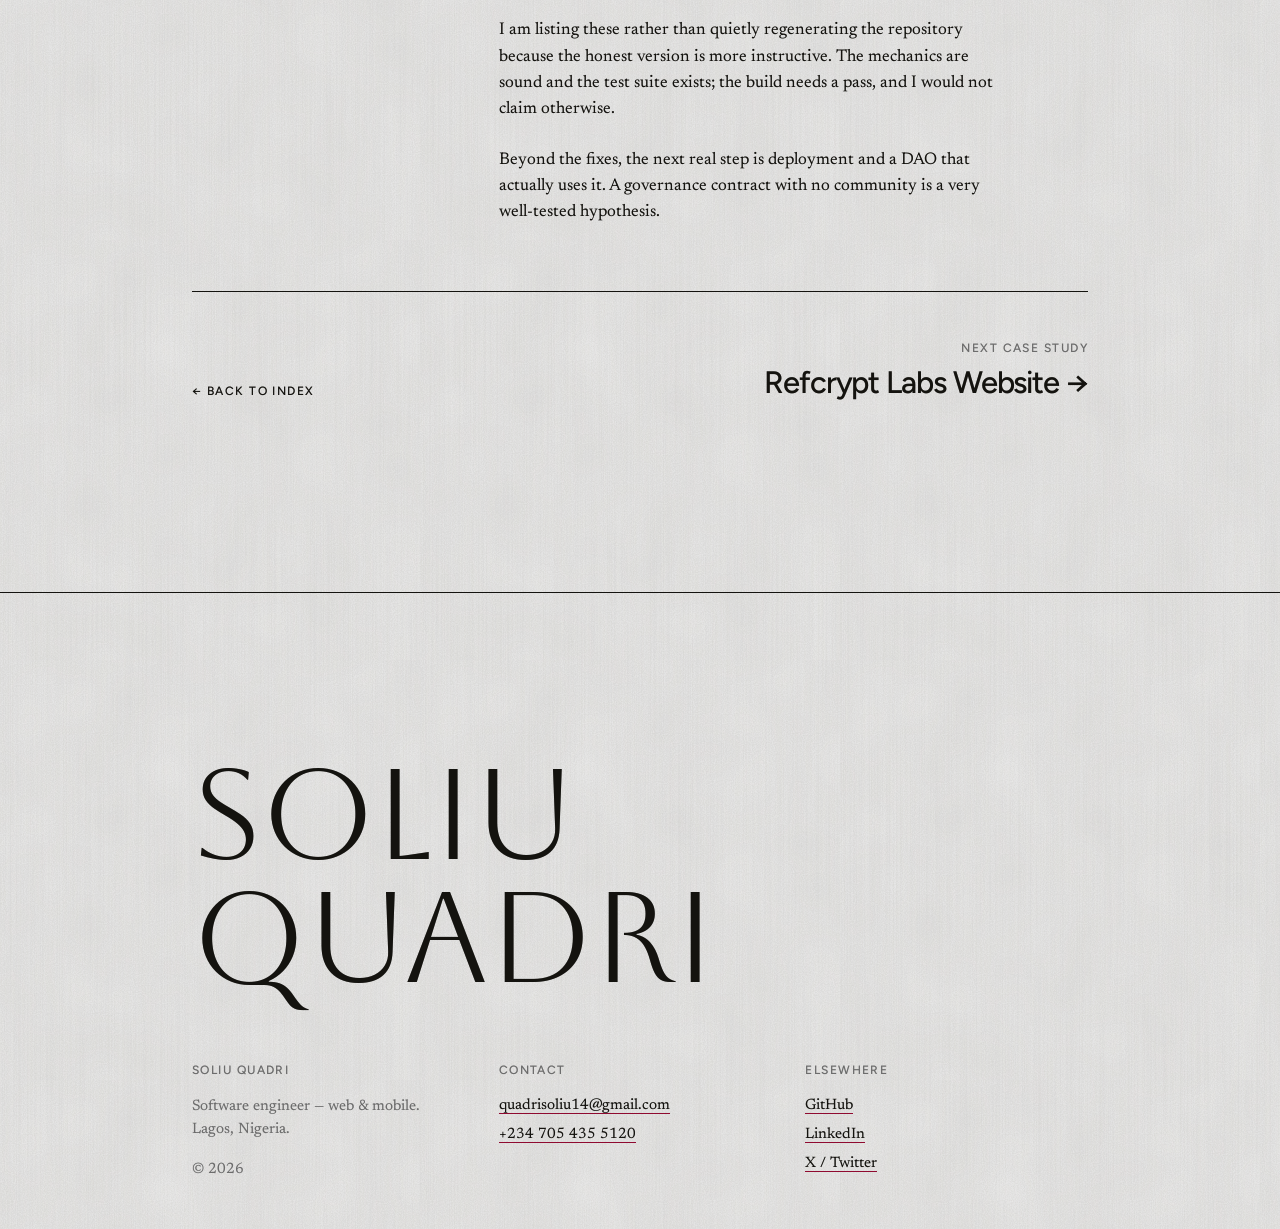
<file: work/token-gated-voting.html>
<!DOCTYPE html>
<html lang="en">
<head>
<meta charset="utf-8">
<meta name="viewport" content="width=device-width, initial-scale=1">
<title>Token-Gated Voting — Soliu Quadri</title>
<meta name="description" content="A decentralised governance platform on Ethereum with paid voting, automatic refunds and a 4% quorum, built on OpenZeppelin Governor.">
<meta name="author" content="Soliu Olawale Quadri">
<meta name="theme-color" content="#f0f0f0">
<meta property="og:title" content="Token-Gated Voting — Soliu Quadri">
<meta property="og:description" content="A decentralised governance platform on Ethereum with paid voting, automatic refunds and a 4% quorum, built on OpenZeppelin Governor.">
<meta property="og:type" content="article">
<link rel="icon" href="data:image/svg+xml,%3Csvg xmlns='http://www.w3.org/2000/svg' viewBox='0 0 100 100'%3E%3Crect width='100' height='100' fill='%2314130f'/%3E%3Ctext x='50' y='68' font-family='Georgia,serif' font-size='54' fill='%23f0f0f0' text-anchor='middle'%3ESQ%3C/text%3E%3C/svg%3E">
<link rel="preconnect" href="https://fonts.googleapis.com">
<link rel="preconnect" href="https://fonts.gstatic.com" crossorigin>
<link rel="stylesheet" href="https://fonts.googleapis.com/css2?family=Aboreto&family=Figtree:wght@400;500;600&family=Newsreader:ital,opsz,wght@0,6..72,400;0,6..72,500;0,6..72,600;1,6..72,400&display=swap">
<link rel="stylesheet" href="../assets/css/site.css">
<script>
(function(){try{var t=localStorage.getItem("sq-theme");if(t==="dark"||(!t&&window.matchMedia&&window.matchMedia("(prefers-color-scheme: dark)").matches)){document.documentElement.setAttribute("data-theme","dark");}}catch(e){}})();
</script>
</head>
<body>
<a class="skip-link" href="#main">Skip to content</a>

<div class="shell">
  <header class="masthead-bar">
    <div class="page">
      <div class="bar">
        <a href="../index.html" class="wordmark">Soliu Quadri<span>.</span></a>
        <nav class="nav" aria-label="Primary">
          <a href="../about.html" class="nav-item">About</a>
          <a href="../portfolio.html" class="nav-item">Portfolio</a>
          <a href="../notebook.html" class="nav-item">Notebook</a>
          <a href="../contact.html" class="nav-item">Contact</a>
        </nav>
        <button type="button" class="theme-toggle" aria-label="Switch to dark mode" title="Switch to dark mode"><span aria-hidden="true">&#9789;</span></button>
        <button class="burger" aria-expanded="false" aria-controls="drawer">
          <span class="sr-only">Open menu</span>
          <span class="bar-line" aria-hidden="true"></span>
          <span class="bar-line" aria-hidden="true"></span>
        </button>
      </div>
    </div>
  </header>

  <div id="drawer" class="drawer" inert aria-hidden="true">
    <div class="page">
      <a href="../index.html" class="drawer-link">Home</a>
      <a href="../about.html" class="drawer-link">About</a>
      <a href="../portfolio.html" class="drawer-link">Portfolio</a>
      <a href="../notebook.html" class="drawer-link">Notebook</a>
      <a href="../contact.html" class="drawer-link">Contact</a>
    </div>
  </div>

  <main id="main">
    <div class="page">
      <section class="case-head">
        <div class="folio">
          <a href="../portfolio.html" class="label label-ink folio-link">&larr; Index</a>
          <span class="label">Case study 3 / 6</span>
          <a href="refcrypt-labs.html" class="label label-accent folio-link">Next &rarr;</a>
        </div>

        <figure class="banner">
          <img src="data:image/svg+xml;utf8,<svg xmlns='http://www.w3.org/2000/svg' viewBox='0 0 1600 400' width='1600' height='400'><defs><pattern id='d' width='22' height='22' patternUnits='userSpaceOnUse'><circle cx='4' cy='4' r='1.2' fill='%2314130f' opacity='0.5'/></pattern></defs><rect width='1600' height='400' fill='%23f0f0f0'/><rect width='1600' height='400' fill='url(%23d)'/><circle cx='1280' cy='70' r='190' fill='%237a5e02' opacity='0.16'/><circle cx='240' cy='340' r='220' fill='%238f0a30' opacity='0.13'/><path d='M0 320 L1600 120' stroke='%237a5e02' stroke-width='2' opacity='0.45'/><path d='M0 360 L1600 160' stroke='%238f0a30' stroke-width='1' opacity='0.38'/><path d='M896 400 L1088 0' stroke='%237a5e02' stroke-width='1' opacity='0.30'/><path d='M1184 400 L1360 0' stroke='%238f0a30' stroke-width='1' opacity='0.28'/><rect x='1344' y='240' width='150' height='150' fill='none' stroke='%2314130f' stroke-width='1.5' opacity='0.4'/><circle cx='120' cy='80' r='40' fill='none' stroke='%238f0a30' stroke-width='1.5' opacity='0.55'/><circle cx='120' cy='80' r='18' fill='%237a5e02' opacity='0.32'/><g stroke='%2314130f' stroke-width='1' opacity='0.22'><line x1='400' y1='0' x2='400' y2='400'/><line x1='800' y1='0' x2='800' y2='400'/><line x1='1200' y1='0' x2='1200' y2='400'/></g><rect x='0' y='0' width='1600' height='6' fill='%237a5e02' opacity='0.85'/></svg>" alt="Abstract artwork in ochre and carmine representing the token-gated voting contracts" width="1600" height="400">
        </figure>

        <h1 class="display case-title">
          <span>Token-Gated</span>
          <span>Voting</span>
        </h1>
        <p class="lead case-tagline">Governance where influence costs something, and cancelling a vote gives the money back.</p>

        <dl class="credits">
          <div class="credit-row">
            <dt class="label">Role</dt>
            <dd class="credit-value">Smart contract engineering (group capstone, four authors)</dd>
          </div>
          <div class="credit-row">
            <dt class="label">Scope</dt>
            <dd class="credit-value">Solidity contracts · Governance extension · Test suite · Deployment scripts</dd>
          </div>
          <div class="credit-row">
            <dt class="label">Stack</dt>
            <dd class="credit-value">Solidity · OpenZeppelin Governor · Hardhat · TypeScript · ethers v6 · TypeChain · ERC-20 &amp; ERC20Votes</dd>
          </div>
          <div class="credit-row">
            <dt class="label">Links</dt>
            <dd class="credit-value"><a class="link" href="https://github.com/OlawaleHub/token-gated-voting" target="_blank" rel="noopener">Source &#8599;</a></dd>
          </div>
        </dl>
      </section>

      <section class="glance">
        <p class="label glance-label">At a glance</p>
        <div class="data">
          <div class="data-row">
            <div class="data-figure">4%</div>
            <div class="data-label">Quorum, as a fraction of past total supply</div>
          </div>
          <div class="data-row">
            <div class="data-figure">10 VOTE</div>
            <div class="data-label">Example cost to cast a single vote</div>
          </div>
          <div class="data-row">
            <div class="data-figure">1</div>
            <div class="data-label">Vote per address per proposal, enforced</div>
          </div>
          <div class="data-row">
            <div class="data-figure">8</div>
            <div class="data-label">OpenZeppelin modules composed into the governor</div>
          </div>
          <div class="data-row">
            <div class="data-figure">2</div>
            <div class="data-label">Refund paths — cancelled proposals and treasury or burn</div>
          </div>
          <div class="data-row">
            <div class="data-figure">Snapshot</div>
            <div class="data-label">Vote weight taken from a past block, not the current one</div>
          </div>
        </div>
      </section>

      <section class="cs">
        <div class="cs-head">
          <span class="cs-num label">01</span>
          <h2 class="cs-title">The brief</h2>
        </div>
        <div class="cs-body prose">
<p>Most token governance has a participation problem that is easier to see than to solve. Holding a token is free, so voting costs nothing, so the people who show up are the ones with the strongest opinion rather than the strongest stake — and a determined actor can borrow a large position, vote, and return it in the same transaction.</p>
<p>The premise of this capstone was to make influence cost something. A voter pays a fixed amount of an ERC-20 token to cast a vote, and gets it back if the proposal is cancelled. Economic alignment, rather than pure token weighting.</p>
<p>It was built as a four-person group capstone over the WEB3 programme, and I wrote the governor extension and its test suite.</p>
        </div>
      </section>

      <section class="cs">
        <div class="cs-head">
          <span class="cs-num label">02</span>
          <h2 class="cs-title">Building on Governor rather than from scratch</h2>
        </div>
        <div class="cs-body prose">
<p>Governance is a domain where inventing your own mechanics is a bad instinct. Vote counting, proposal lifecycle, timelocks and quorum all have well-understood failure modes that a battle-tested implementation has already met.</p>
<p>So the contract extends <strong>OpenZeppelin's Governor</strong>, composing the modules it needs: proposal settings, simple counting, token voting, quorum as a fraction of supply, timelock control, role-based access control and a pause switch. That is eight modules assembled into one governor rather than a bespoke voting contract.</p>
<p>The custom behaviour sits on top as <code>PaidGovernor</code>: the payment, the refund, and the admin surface.</p>
        </div>
      </section>

      <section class="cs">
        <div class="cs-head">
          <span class="cs-num label">03</span>
          <h2 class="cs-title">How paid voting works</h2>
        </div>
        <div class="cs-body prose">
<p><code>castVoteWithPayment</code> is the primary entry point, and it is guarded carefully:</p>
<ul>
<li>It is disabled when the contract is paused.</li>
<li>It requires a non-zero vote cost and that the address has not already paid for this proposal — one paid vote per address.</li>
<li>It transfers the cost from the voter to a configured treasury, or to a burn address when burning is switched on.</li>
<li>It then records the vote, forcing a minimum weight of one so a payment always counts for something.</li>
</ul>
<p>The standard <code>castVote</code> and <code>castVoteWithReason</code> remain available only while free voting is enabled. Once the admin turns free voting off, they revert with a message pointing at the paid path, so there is no quiet way to bypass the gate.</p>
        </div>
      </section>

      <section class="cs">
        <div class="cs-head">
          <span class="cs-num label">04</span>
          <h2 class="cs-title">Why snapshotting matters more than the gate</h2>
        </div>
        <div class="cs-body prose">
<p>The paid gate makes voting costly for a casual attacker. The snapshot is what makes borrowed-vote attacks structurally impossible.</p>
<p>Vote weight is read from <code>getVotes(voter, block.number - 1)</code> — a past block, not the present. A voter therefore has to hold the tokens before the proposal is raised, not merely at the moment of voting, which removes the entire flash-loan class of attack regardless of how much capital is available.</p>
<p>That is why the contract uses ERC20Votes rather than a plain ERC-20 as its voting source. The gate and the snapshot solve different problems, and only together do they mean anything.</p>
        </div>
      </section>

      <section class="cs">
        <div class="cs-head">
          <span class="cs-num label">05</span>
          <h2 class="cs-title">Refunds and the treasury</h2>
        </div>
        <div class="cs-body prose">
<p>If a proposal is cancelled, the people who paid to vote on it should not be out of pocket. Cancellation is admin-only and restricted to proposals that are still pending or active — once a proposal has been executed or defeated, the money has already served its purpose.</p>
<p><code>claimRefund</code> requires that the proposal is cancelled, that the caller actually paid, and that they have not already claimed. It returns exactly the cost, and it is idempotent by construction: the <code>hasRefunded</code> flag is set before the transfer.</p>
<p>The destination of the money is a first-class configuration choice. With <code>burnInsteadOfTreasury</code> on, vote payments are destroyed rather than accumulated, which is a deflationary stance a DAO might reasonably prefer. With it off, the treasury accrues and the governor can be funded by its own governance.</p>
        </div>
      </section>

      <section class="cs">
        <div class="cs-head">
          <span class="cs-num label">06</span>
          <h2 class="cs-title">What I would do differently</h2>
        </div>
        <div class="cs-body prose">
<p>The most valuable part of this project was not the happy path, it was the review. Two things in the committed contract are worth stating plainly, because leaving them unsaid would misrepresent the state of the work:</p>
<ul>
<li>The <code>GovernorSettings</code> constructor receives four positional arguments where the OpenZeppelin version takes three, and the inline comments do not line up with the parameter positions. That is the kind of defect that only a compile and a test run will reliably surface, and it should be corrected and recompiled.</li>
<li>The contract imports <code>Pausable</code> from the <code>security</code> path while the pinned OpenZeppelin version is 5.x, which moved it under <code>utils</code>. Another compile-level break that needs fixing before this can be described as buildable.</li>
</ul>
<p>I am listing these rather than quietly regenerating the repository because the honest version is more instructive. The mechanics are sound and the test suite exists; the build needs a pass, and I would not claim otherwise.</p>
<p>Beyond the fixes, the next real step is deployment and a DAO that actually uses it. A governance contract with no community is a very well-tested hypothesis.</p>
        </div>
      </section>

      <nav class="case-foot" aria-label="Case study navigation">
        <a href="../portfolio.html" class="foot-side label label-ink">&larr; Back to index</a>
        <a href="refcrypt-labs.html" class="foot-next">
          <span class="label">Next case study</span>
          <span class="foot-next-name">Refcrypt Labs Website <span aria-hidden="true">&rarr;</span></span>
        </a>
      </nav>
    </div>
  </main>

  <footer class="colophon">
    <div class="page">
      <p class="signoff">Soliu Quadri</p>
      <div class="grid mt-8">
        <div class="c-4">
          <p class="label">Soliu Quadri</p>
          <p class="colophon-note">Software engineer &mdash; web &amp; mobile. Lagos, Nigeria.</p>
          <p class="colophon-note">&copy; <span data-year>2026</span></p>
        </div>
        <div class="c-4">
          <p class="label">Contact</p>
          <ul class="colophon-list">
            <li><a class="link" href="mailto:quadrisoliu14@gmail.com">quadrisoliu14@gmail.com</a></li>
            <li><a class="link" href="tel:+2347054355120">+234 705 435 5120</a></li>
          </ul>
        </div>
        <div class="c-4">
          <p class="label">Elsewhere</p>
          <ul class="colophon-list">
            <li><a class="link" href="https://github.com/OlawaleHub" target="_blank" rel="noopener">GitHub</a></li>
            <li><a class="link" href="https://www.linkedin.com/in/quadri-soliu-9448bb1a6" target="_blank" rel="noopener">LinkedIn</a></li>
            <li><a class="link" href="https://twitter.com/Sulphate04" target="_blank" rel="noopener">X / Twitter</a></li>
          </ul>
        </div>
      </div>
    </div>
  </footer>
</div>

<script src="../assets/js/site.js" defer></script>
</body>
</html>
</file>
<file: assets/css/site.css>
/* ==========================================================================
   Soliu Quadri — portfolio
   Editorial design system: paper ground, hairline rules, 12-column grid.
   Fonts: Aboreto (display), Newsreader (editorial serif), Figtree (UI/grotesk).
   ========================================================================== */

/* ---------- reset ---------- */
*,
*::before,
*::after { box-sizing: border-box; margin: 0; padding: 0; }

img, svg, video { display: block; max-width: 100%; }
button { background: none; border: 0; color: inherit; cursor: pointer; font: inherit; }
ol, ul { list-style: none; }
a { color: inherit; }
input, textarea { font: inherit; color: inherit; }

/* ---------- tokens ---------- */
:root {
  /* Accents: the triple-accent rotation used for section labels */
  --green: #3f6b46;
  --carmine: #8f0a30;
  --ochre: #7a5e02;

  --paper: #f0f0f0;
  --paper-sunk: #e3e3e3;
  --ink: #14130f;
  --ink-muted: #6c6c6c;
  --rule: #d2d2d2;
  --rule-strong: #14130f;

  --accent: var(--green);
  --accent-alt: var(--carmine);
  --accent-third: var(--ochre);

  --font-grotesk: "Figtree", "Helvetica Neue", Helvetica, Arial, sans-serif;
  --font-serif: "Newsreader", "Times New Roman", Times, serif;
  --font-script: "Aboreto", "Figtree", cursive;

  /* Modular type scale */
  --t--2: 0.688rem;
  --t--1: 0.75rem;
  --t-0: 0.9375rem;
  --t-1: 1.0625rem;
  --t-2: 1.4375rem;
  --t-3: 1.9375rem;
  --t-4: 2.5625rem;
  --t-5: 3.4375rem;
  --t-6: 4.5625rem;
  --t-7: 6.0625rem;
  --t-8: 8.0625rem;
  --t-display: clamp(var(--t-4), 15vw, var(--t-7));
  --t-case: clamp(var(--t-4), 11vw, var(--t-8));
  --t-page: clamp(var(--t-4), 7vw, var(--t-6));

  --lh-tight: 0.9;
  --lh-snug: 1.15;
  --lh-body: 1.55;
  --lh-ui: 1.4;

  --tr-display: -0.035em;
  --tr-tight: -0.015em;
  --tr-label: 0.12em;
  --tr-wide: 0.18em;

  --u: 0.5rem;
  --u2: 1rem;
  --u3: 1.5rem;
  --u4: 2rem;
  --u6: 3rem;
  --u8: 4rem;
  --u12: 6rem;
  --u16: 8rem;

  --cols: 12;
  --gutter: 1.5rem;
  --margin: 2in;
  --page-max: 1760px;
  --content-w: calc(min(100vw, var(--page-max)) - var(--margin) * 2);
  --col-w: calc((var(--content-w) - (var(--cols) - 1) * var(--gutter)) / var(--cols));
  --measure: 68ch;
  --bar-h: 3.25rem;
}

/* Dark ground */
:root[data-theme="dark"] {
  --green: #7cb873;
  --carmine: #e0718c;
  --ochre: #d4ad33;
  --paper: #151513;
  --paper-sunk: #212120;
  --ink: #e9e6df;
  --ink-muted: #9a978f;
  --rule: #333331;
  --rule-strong: #e9e6df;
}

@media (max-width: 1200px) { :root { --margin: 1in; } }
@media (max-width: 900px) {
  :root { --gutter: 1rem; --margin: 1.25rem; --cols: 6; }
}

/* ---------- base ---------- */
html {
  background: var(--paper);
  font-size: 16px;
  scroll-padding-top: var(--u12);
  -webkit-text-size-adjust: 100%;
}

body {
  background-color: var(--paper);
  color: var(--ink);
  font-family: var(--font-serif);
  font-size: var(--t-1);
  line-height: var(--lh-body);
  min-height: 100vh;
  -webkit-font-smoothing: antialiased;
  -moz-osx-font-smoothing: grayscale;
  font-synthesis-weight: none;
  /* Layered paper grain */
  background-image:
    url("data:image/svg+xml;utf8,<svg xmlns='http://www.w3.org/2000/svg' width='340' height='1200'><filter id='s'><feTurbulence type='fractalNoise' baseFrequency='0.96 0.004' numOctaves='2' stitchTiles='stitch'/><feColorMatrix values='0 0 0 0 0.10  0 0 0 0 0.09  0 0 0 0 0.07  0 0 0 0.058 0'/></filter><rect width='100%25' height='100%25' filter='url(%23s)'/></svg>"),
    url("data:image/svg+xml;utf8,<svg xmlns='http://www.w3.org/2000/svg' width='140' height='140'><filter id='f'><feTurbulence type='fractalNoise' baseFrequency='0.9' numOctaves='3' stitchTiles='stitch'/><feColorMatrix values='0 0 0 0 0.09  0 0 0 0 0.08  0 0 0 0 0.06  0 0 0 0.116 0'/></filter><rect width='100%25' height='100%25' filter='url(%23f)'/></svg>"),
    url("data:image/svg+xml;utf8,<svg xmlns='http://www.w3.org/2000/svg' width='420' height='420'><filter id='m'><feTurbulence type='fractalNoise' baseFrequency='0.014' numOctaves='2' stitchTiles='stitch'/><feColorMatrix values='0 0 0 0 0.10  0 0 0 0 0.09  0 0 0 0 0.07  0 0 0 0.064 0'/></filter><rect width='100%25' height='100%25' filter='url(%23m)'/></svg>");
  background-repeat: repeat;
  background-size: 340px 1200px, 140px 140px, 420px 420px;
  background-position: 0 0, 0 0, 0 0;
  text-shadow: 0 0 0.63px color-mix(in srgb, currentColor 34%, transparent);
}

h1, h2, h3, h4 {
  font-family: var(--font-grotesk);
  font-weight: 500;
  letter-spacing: var(--tr-tight);
  line-height: var(--lh-snug);
  text-wrap: balance;
}

p { text-wrap: pretty; }

::selection { background: var(--accent); color: var(--paper); }
:focus-visible { outline: 2px solid var(--accent); outline-offset: 3px; }

.sr-only {
  position: absolute; width: 1px; height: 1px;
  margin: -1px; padding: 0; overflow: hidden;
  clip: rect(0 0 0 0); border: 0; white-space: nowrap;
}

.skip-link {
  position: absolute; left: var(--u2); top: -4rem;
  z-index: 200; padding: var(--u2) var(--u3);
  background: var(--paper); border: 1px solid var(--rule-strong);
  font-family: var(--font-grotesk); font-size: var(--t--1);
  letter-spacing: var(--tr-label); text-transform: uppercase;
  text-decoration: none; transition: top 0.15s ease;
}
.skip-link:focus { top: var(--u2); }

/* ---------- page shell + grid ---------- */
.shell { display: flex; flex-direction: column; min-height: 100vh; }
main { flex: 1; }

.page {
  width: 100%;
  max-width: var(--page-max);
  margin-inline: auto;
  padding-inline: var(--margin);
}

.grid {
  display: grid;
  grid-template-columns: repeat(var(--cols), minmax(0, 1fr));
  column-gap: var(--gutter);
  row-gap: 0;
}
.grid-rows { row-gap: var(--u6); }

.c-2 { grid-column-end: span 2; }
.c-3 { grid-column-end: span 3; }
.c-4 { grid-column-end: span 4; }
.c-5 { grid-column-end: span 5; }
.c-6 { grid-column-end: span 6; }
.c-7 { grid-column-end: span 7; }
.c-8 { grid-column-end: span 8; }
.c-9 { grid-column-end: span 9; }
.c-10 { grid-column-end: span 10; }
.c-12 { grid-column: 1 / -1; }

.start-2 { grid-column-start: 2; }
.start-5 { grid-column-start: 5; }
.start-6 { grid-column-start: 6; }
.start-7 { grid-column-start: 7; }
.start-8 { grid-column-start: 8; }
.start-9 { grid-column-start: 9; }
.start-10 { grid-column-start: 10; }

@media (max-width: 900px) {
  .c-4, .c-5, .c-6, .c-7, .c-8, .c-9, .c-10 { grid-column-end: span 6; }
  .start-2, .start-5, .start-6, .start-7, .start-8, .start-9, .start-10 { grid-column-start: auto; }
}
@media (max-width: 600px) {
  .c-2, .c-3, .c-4, .c-5, .c-6 { grid-column-end: span 6; }
}

/* ---------- rules, labels, type ---------- */
.rule { border: 0; border-top: 1px solid var(--rule); width: 100%; }
.rule-strong { border-top-color: var(--rule-strong); }

.label {
  font-family: var(--font-grotesk);
  font-size: var(--t--1);
  font-weight: 500;
  letter-spacing: var(--tr-label);
  line-height: var(--lh-ui);
  text-transform: uppercase;
  color: var(--ink-muted);
}
.label-ink { color: var(--ink); }
.label-accent { color: var(--accent); }

.display {
  font-family: var(--font-grotesk);
  font-size: var(--t-display);
  font-weight: 600;
  letter-spacing: var(--tr-display);
  line-height: var(--lh-tight);
  text-transform: uppercase;
}

.title {
  font-family: var(--font-grotesk);
  font-size: var(--t-page);
  font-weight: 600;
  letter-spacing: var(--tr-display);
  line-height: var(--lh-tight);
  text-transform: uppercase;
}

.script {
  font-family: var(--font-script);
  font-weight: 400;
  letter-spacing: 0.01em;
}

.subtitle {
  font-family: var(--font-grotesk);
  font-size: var(--t-3);
  font-weight: 500;
  letter-spacing: var(--tr-tight);
  line-height: var(--lh-snug);
}

/* Multi-line description block inside an index row */
.case-lines {
  grid-column: 6 / 12;
  display: grid;
  row-gap: var(--u);
  font-family: var(--font-serif);
  font-size: var(--t-0);
  line-height: var(--lh-body);
  color: var(--ink-muted);
}
.case-line { display: block; }
@media (max-width: 900px) {
  .case-lines { grid-column: 2 / -1; }
}
@media (max-width: 600px) {
  .case-lines { grid-column: 1 / -1; }
}

/* Grouped index blocks on the portfolio page */
.group + .group { margin-top: var(--u12); }
.group-label { margin-bottom: var(--u3); }

.lead {
  font-family: var(--font-serif);
  font-size: var(--t-2);
  letter-spacing: -0.01em;
  line-height: 1.35;
  max-width: 34ch;
  text-wrap: balance;
}

.caption {
  font-family: var(--font-grotesk);
  font-size: var(--t--1);
  letter-spacing: 0.02em;
  line-height: var(--lh-ui);
  color: var(--ink-muted);
}

/* Underline that thickens on hover */
.link, .prose a {
  color: inherit;
  text-decoration: none;
  padding-bottom: 1px;
  background-image: linear-gradient(var(--accent-alt), var(--accent-alt));
  background-repeat: no-repeat;
  background-position: 0 100%;
  background-size: 100% 1px;
  transition: background-size 0.15s ease, color 0.15s ease;
}
.link:hover, .prose a:hover {
  background-size: 100% 2px;
  color: var(--accent-alt);
}

.prose { max-width: var(--measure); }
.prose > * + * { margin-top: var(--u3); }
.prose p, .prose li {
  font-family: var(--font-serif);
  font-size: var(--t-1);
  line-height: var(--lh-body);
  text-wrap: pretty;
}
.prose strong { font-weight: 600; }
.prose em { font-style: italic; }
.prose h3 {
  font-family: var(--font-grotesk);
  font-size: var(--t-0);
  font-weight: 600;
  letter-spacing: var(--tr-label);
  text-transform: uppercase;
  margin-top: var(--u6);
}
.prose ul { display: grid; row-gap: var(--u2); }

/* Inline code inside prose */
.prose code, .prose kbd {
  font-family: ui-monospace, SFMono-Regular, Menlo, Consolas, monospace;
  font-size: 0.9em;
  background: var(--paper-sunk);
  border: 1px solid var(--rule);
  padding: 0.1em 0.35em;
  white-space: nowrap;
}

.prose ul li { position: relative; padding-left: var(--u4); }
.prose ul li::before {
  content: "";
  position: absolute;
  left: 0; top: 0.7em;
  width: var(--u3);
  border-top: 1px solid var(--accent);
}

/* ---------- site header ---------- */
.masthead-bar {
  position: sticky;
  top: 0;
  z-index: 100;
  background: var(--paper);
  border-bottom: 1px solid var(--rule-strong);
}
.bar {
  display: flex;
  align-items: baseline;
  justify-content: space-between;
  gap: var(--u6);
  padding-block: var(--u2);
  min-height: var(--bar-h);
}
.wordmark {
  font-family: var(--font-grotesk);
  font-size: var(--t--1);
  font-weight: 600;
  letter-spacing: var(--tr-wide);
  text-transform: uppercase;
  text-decoration: none;
  white-space: nowrap;
}
.wordmark span { color: var(--accent); }

.nav { display: flex; gap: var(--u4); margin-left: auto; }
.nav-item {
  display: flex;
  align-items: baseline;
  gap: var(--u);
  font-family: var(--font-grotesk);
  font-size: var(--t--1);
  font-weight: 500;
  letter-spacing: var(--tr-label);
  text-transform: uppercase;
  text-decoration: none;
  padding-bottom: 2px;
  border-bottom: 1px solid transparent;
  transition: border-color 0.15s ease, color 0.15s ease;
}
.nav-item:hover { border-bottom-color: var(--ink); }
.nav-item[aria-current="page"] { border-bottom-color: var(--accent); color: var(--accent); }

.bar-end { text-decoration: none; white-space: nowrap; transition: color 0.15s ease; }
.bar-end:hover { color: var(--accent-alt); }

.theme-toggle {
  color: var(--ink-muted);
  font-size: var(--t-0);
  line-height: 1;
  padding: 0;
  transition: color 0.15s ease;
}
.theme-toggle:hover { color: var(--accent-alt); }

.burger { display: none; }

@media (max-width: 900px) {
  .nav, .bar-end { display: none; }
  .theme-toggle { margin-left: auto; margin-right: var(--u4); }
  .burger {
    display: flex;
    flex-direction: column;
    justify-content: center;
    gap: 6px;
    width: 28px; height: 28px;
    margin-block: -4px;
    -webkit-tap-highlight-color: transparent;
  }
  .bar-line {
    display: block;
    width: 28px; height: 1px;
    background: var(--ink);
    transition: transform 0.22s ease, opacity 0.2s ease;
  }
  .burger.open .bar-line:nth-child(1) { transform: translateY(3.5px) rotate(45deg); }
  .burger.open .bar-line:nth-child(2) { transform: translateY(-3.5px) rotate(-45deg); }
}

/* Mobile drawer */
.drawer {
  position: fixed;
  inset: 0;
  z-index: 90;
  background: var(--paper);
  padding-top: var(--u16);
  opacity: 0;
  pointer-events: none;
  transition: opacity 0.2s ease;
}
.drawer.open { opacity: 1; pointer-events: auto; }
.drawer-link {
  display: flex;
  align-items: baseline;
  gap: var(--u3);
  font-family: var(--font-grotesk);
  font-size: var(--t-3);
  font-weight: 500;
  letter-spacing: var(--tr-display);
  text-transform: uppercase;
  text-decoration: none;
  padding-block: var(--u3);
  border-bottom: 1px solid var(--rule);
}
.drawer-link[aria-current="page"] { color: var(--accent); }
@media (min-width: 901px) { .drawer { display: none; } }

/* ---------- masthead / hero ---------- */
.masthead {
  display: flex;
  flex-direction: column;
  justify-content: flex-start;
  padding-block: var(--u6) var(--u8);
}
.headnote { display: block; margin-bottom: var(--u3); color: var(--accent-alt); }
.masthead-grid { align-items: start; }

.statement {
  font-family: var(--font-grotesk);
  font-size: clamp(var(--t-3), 4.4vw, var(--t-5));
  font-weight: 500;
  letter-spacing: var(--tr-display);
  line-height: 1.08;
  text-wrap: balance;
}
@media (min-width: 901px) {
  .masthead { min-height: calc(100dvh - var(--bar-h)); }
  .statement {
    font-size: clamp(var(--t-6), 8.5vw, var(--t-7));
    line-height: var(--lh-tight);
    text-wrap: pretty;
  }
}

.portrait img {
  width: 100%;
  aspect-ratio: 3 / 4;
  object-fit: cover;
  filter: grayscale(1) contrast(1.05);
  border: 1px solid var(--rule);
  mix-blend-mode: multiply;
}
:root[data-theme="dark"] .portrait img { mix-blend-mode: normal; }

.scroll-cue { margin-top: auto; padding-top: var(--u8); }
@media (max-width: 900px) { .scroll-cue { display: none; } }

/* Lead paragraph under a page title */
.masthead-lead { margin-top: var(--u6); max-width: 42ch; }
@media (max-width: 900px) { .masthead-lead { max-width: none; } }

/* ---------- the record (stats block) ---------- */
.record { margin-top: var(--u12); }
.record-label { margin-bottom: var(--u3); }
.record-toggle { display: none; }
@media (max-width: 560px) {
  .record .record-extra { display: none; }
  .record-open .record-extra { display: block; }
  .record-toggle {
    display: block;
    width: 100%;
    margin-top: var(--u3);
    padding: var(--u2) 0;
    text-align: left;
    color: var(--ink);
    border-bottom: 1px solid var(--rule-strong);
    cursor: pointer;
  }
  .record-toggle::after { content: " ↓"; }
  .record-open .record-toggle::after { content: " ↑"; }
  .record-toggle:hover { color: var(--accent-alt); border-bottom-color: var(--accent-alt); }
}

/* Role tags beside the hero */
.role-tags {
  display: flex;
  flex-wrap: wrap;
  gap: var(--u2);
  margin-top: var(--u4);
}
.role-tag {
  font-family: var(--font-grotesk);
  font-size: var(--t--1);
  font-weight: 500;
  letter-spacing: var(--tr-label);
  text-transform: uppercase;
  border: 1px solid var(--rule-strong);
  padding: 0.35em 0.7em;
}

/* ---------- sections ---------- */
.section {
  border-top: 1px solid var(--rule-strong);
  padding-block: var(--u8) var(--u12);
}
.masthead + .section { padding-top: var(--u8); }

.section-head {
  display: grid;
  grid-template-columns: repeat(var(--cols), minmax(0, 1fr));
  column-gap: var(--gutter);
  padding-bottom: var(--u6);
}
.section-head .label:first-child {
  grid-column: span 5;
  justify-self: start;
  padding: 0.35em 0.6em 0.3em;
  color: var(--paper);
}
.section:nth-of-type(3n + 2) .section-head .label:first-child { background: var(--accent); }
.section:nth-of-type(3n + 3) .section-head .label:first-child { background: var(--accent-alt); }
.section:nth-of-type(3n + 1) .section-head .label:first-child { background: var(--accent-third); }
.section-head .label:last-child:not(:first-child) {
  grid-column: 10 / -1;
  text-align: right;
}

@media (max-width: 900px) {
  .section { padding-block: var(--u6) var(--u8); }
  .section-head { padding-bottom: var(--u4); }
  .section-head .label:first-child { grid-column: span 4; }
  .section-head .label:last-child:not(:first-child) { grid-column: 5 / -1; }
}
@media (max-width: 600px) {
  .section-head .label:first-child { grid-column: 1 / -1; }
  .section-head .label:last-child:not(:first-child) {
    grid-column: 1 / -1;
    margin-top: var(--u);
    text-align: left;
  }
}

.section-title { margin-bottom: var(--u6); }
.more {
  font-family: var(--font-grotesk);
  font-size: var(--t--1);
  font-weight: 500;
  letter-spacing: var(--tr-label);
  text-transform: uppercase;
  margin-top: var(--u4);
}

/* ---------- index rows (the workhorse list) ---------- */
.index { border-top: 1px solid var(--rule); }

.index-row {
  display: grid;
  grid-template-columns: repeat(var(--cols), minmax(0, 1fr));
  column-gap: var(--gutter);
  align-items: baseline;
  padding-block: var(--u4);
  border-bottom: 1px solid var(--rule);
  text-decoration: none;
  color: inherit;
  transition: background-color 0.18s ease, padding-inline 0.18s ease;
}
.index-row:hover { background: var(--paper-sunk); padding-inline: var(--u2); }

.index-num {
  grid-column: 1 / 2;
  font-family: var(--font-grotesk);
  font-size: var(--t--1);
  font-weight: 500;
  letter-spacing: var(--tr-label);
  font-variant-numeric: tabular-nums;
  color: var(--ink-muted);
}
.index-name {
  grid-column: 2 / 6;
  font-family: var(--font-grotesk);
  font-size: var(--t-2);
  font-weight: 500;
  letter-spacing: var(--tr-tight);
  line-height: var(--lh-snug);
}
.index-name-sm { font-size: var(--t-1); }
.index-desc {
  grid-column: 6 / 10;
  font-family: var(--font-serif);
  font-size: var(--t-0);
  line-height: var(--lh-body);
  color: var(--ink-muted);
}
.index-meta {
  grid-column: 10 / 12;
  font-family: var(--font-grotesk);
  font-size: var(--t--1);
  letter-spacing: var(--tr-label);
  text-transform: uppercase;
  text-align: right;
  color: var(--ink-muted);
}
.index-arrow {
  grid-column: 12 / -1;
  justify-self: end;
  font-family: var(--font-grotesk);
  font-size: var(--t-0);
  color: var(--accent-alt);
  opacity: 0;
  transform: translate(-4px);
  transition: opacity 0.18s ease, transform 0.18s ease;
}
.index-row:hover .index-arrow { opacity: 1; transform: translate(0); }

@media (max-width: 900px) {
  .index-row { padding-block: var(--u3); row-gap: var(--u); }
  .index-num { grid-column: 1 / 2; }
  .index-name, .index-desc, .index-meta { grid-column: 2 / -1; }
  .index-meta { text-align: left; }
  .index-arrow { display: none; }
}

/* ---------- data grid ---------- */
.data {
  display: grid;
  grid-template-columns: repeat(4, minmax(0, 1fr));
  border: 1px solid var(--rule-strong);
}
.data-row {
  padding: var(--u3);
  border-top: 1px solid var(--rule);
  border-left: 1px solid var(--rule);
}
.data-row:nth-child(-n + 4) { border-top: 0; }
.data-row:nth-child(4n + 1) { border-left: 0; }
.data-row:last-child:nth-child(4n + 1) { grid-column: span 4; }
.data-row:last-child:nth-child(4n + 2) { grid-column: span 3; }
.data-row:last-child:nth-child(4n + 3) { grid-column: span 2; }

.data-figure {
  font-family: var(--font-grotesk);
  font-size: var(--t-3);
  font-weight: 600;
  letter-spacing: var(--tr-display);
  font-variant-numeric: tabular-nums;
  line-height: 1;
}
.data-label {
  margin-top: var(--u2);
  max-width: 34ch;
  font-family: var(--font-serif);
  font-size: var(--t-0);
  line-height: var(--lh-body);
  color: var(--ink-muted);
}

@media (max-width: 1200px) {
  .data { grid-template-columns: repeat(2, minmax(0, 1fr)); }
  .data-row:nth-child(-n + 4) { border-top: 1px solid var(--rule); }
  .data-row:nth-child(4n + 1) { border-left: 1px solid var(--rule); }
  .data-row:nth-child(-n + 2) { border-top: 0; }
  .data-row:nth-child(odd) { border-left: 0; }
  .data-row:last-child:nth-child(4n + 1),
  .data-row:last-child:nth-child(4n + 2),
  .data-row:last-child:nth-child(4n + 3) { grid-column: auto; }
  .data-row:last-child:nth-child(odd) { grid-column: span 2; }
}
@media (max-width: 560px) {
  .data { grid-template-columns: 1fr; }
  .data-row:last-child:nth-child(n) { grid-column: auto; }
  .data-row:nth-child(n) { border-left: 0; border-top: 1px solid var(--rule); }
  .data-row:first-child { border-top: 0; }
}

/* ---------- figures ---------- */
.figure { display: block; }
.figure img {
  width: 100%;
  height: auto;
  border: 1px solid var(--rule);
  mix-blend-mode: multiply;
}
:root[data-theme="dark"] .figure img { mix-blend-mode: normal; }
.figure figcaption, .figure .caption { margin-top: var(--u2); max-width: 52ch; }

.figure-duo { display: grid; grid-template-columns: 1fr 1fr; gap: var(--gutter); }
@media (max-width: 600px) { .figure-duo { grid-template-columns: 1fr; } }

/* Marquee of technologies */
.marquee {
  border-block: 1px solid var(--rule);
  overflow: hidden;
  padding-block: var(--u3);
  margin-top: var(--u8);
  -webkit-mask-image: linear-gradient(90deg, transparent, #000 6%, #000 94%, transparent);
  mask-image: linear-gradient(90deg, transparent, #000 6%, #000 94%, transparent);
}
.marquee-track {
  display: flex;
  width: max-content;
  animation: marquee 46s linear infinite;
}
.marquee:hover .marquee-track { animation-play-state: paused; }
.marquee-item {
  font-family: var(--font-script);
  font-size: var(--t-2);
  letter-spacing: 0.04em;
  white-space: nowrap;
  padding-inline: var(--u3);
  color: var(--ink);
}
.marquee-item::after { content: "/"; color: var(--accent); padding-left: var(--u3); }
@keyframes marquee {
  from { transform: translateX(0); }
  to { transform: translateX(-50%); }
}

/* ---------- project cards (home "selected work") ---------- */
.case-thumb {
  grid-column: 9 / -1;
  justify-self: end;
  align-self: center;
  display: block;
  width: 100%;
  aspect-ratio: 2 / 1;
  overflow: hidden;
  background: var(--paper-sunk);
}
.case-thumb img {
  width: 100%; height: 100%;
  object-fit: cover;
  filter: grayscale(1) contrast(1.04);
  mix-blend-mode: multiply;
  transition: filter 0.3s ease;
}
:root[data-theme="dark"] .case-thumb img,
:root[data-theme="dark"] .figure img { mix-blend-mode: normal; }
.index-row:hover .case-thumb img { filter: grayscale(0) contrast(1.04); }
@media (hover: none) {
  .case-thumb img { filter: grayscale(0) contrast(1.04); }
}
@media (min-width: 901px) {
  .index-row:has(.case-thumb) .index-desc { grid-column: 6 / 9; }
}
.index-row:has(.case-thumb) .index-arrow { display: none; }
@media (max-width: 900px) {
  .case-thumb { grid-column: 2 / -1; max-width: 240px; margin-top: var(--u2); }
}

/* Status chip on a project row */
.chip {
  display: inline-block;
  font-family: var(--font-grotesk);
  font-size: var(--t--2);
  font-weight: 500;
  letter-spacing: var(--tr-label);
  text-transform: uppercase;
  border: 1px solid var(--rule-strong);
  padding: 0.25em 0.5em;
  margin-right: var(--u);
  vertical-align: 0.15em;
}
.chip-accent { border-color: var(--accent); color: var(--accent); }
.chip-alt { border-color: var(--accent-alt); color: var(--accent-alt); }

/* ---------- logo / tech wall ---------- */
.clients { margin-top: var(--u12); }
.client-row {
  display: flex;
  flex-wrap: nowrap;
  gap: var(--u8);
  align-items: flex-start;
  margin-top: var(--u4);
  overflow-x: auto;
  overscroll-behavior-x: contain;
  scrollbar-width: none;
}
.client-row::-webkit-scrollbar { display: none; }
.client { flex: 0 0 auto; display: flex; flex-direction: column; align-items: flex-start; }
.client-mark {
  display: flex;
  align-items: flex-end;
  height: 56px;
  font-family: var(--font-script);
  font-size: var(--t-2);
  text-decoration: none;
  transition: color 0.2s ease;
}
.client-mark:hover { color: var(--accent); }
.client-name { margin-top: var(--u2); color: var(--ink-muted); }
.client-hint { margin-top: var(--u2); }
@media (max-width: 600px) { .client { font-size: var(--t-1); } }

/* ---------- skills groups ---------- */
.skill-groups {
  display: grid;
  grid-template-columns: repeat(3, minmax(0, 1fr));
  column-gap: var(--gutter);
  row-gap: var(--u8);
}
.skill-head {
  margin-bottom: var(--u3);
  padding-bottom: var(--u2);
  border-bottom: 1px solid var(--rule-strong);
}
.skill-list {
  display: flex;
  flex-wrap: wrap;
  gap: var(--u) var(--u2);
}
.skill-list li {
  font-family: var(--font-serif);
  font-size: var(--t-0);
  line-height: var(--lh-body);
  color: var(--ink-muted);
}
.skill-list li:not(:last-child)::after { content: ","; }
@media (max-width: 900px) { .skill-groups { grid-template-columns: repeat(2, minmax(0, 1fr)); } }
@media (max-width: 600px) { .skill-groups { grid-template-columns: 1fr; row-gap: var(--u6); } }

/* ---------- timeline ---------- */
.timeline { border-top: 1px solid var(--rule-strong); }
.timeline-row {
  display: grid;
  grid-template-columns: repeat(var(--cols), minmax(0, 1fr));
  column-gap: var(--gutter);
  row-gap: var(--u);
  padding-block: var(--u4);
  border-bottom: 1px solid var(--rule);
  align-items: baseline;
}
.timeline-date {
  grid-column: 1 / 3;
  font-family: var(--font-grotesk);
  font-size: var(--t--1);
  font-weight: 500;
  letter-spacing: var(--tr-label);
  text-transform: uppercase;
  font-variant-numeric: tabular-nums;
  color: var(--ink-muted);
}
.timeline-role {
  grid-column: 3 / 7;
  font-family: var(--font-grotesk);
  font-size: var(--t-2);
  font-weight: 500;
  letter-spacing: var(--tr-tight);
  line-height: var(--lh-snug);
}
.timeline-org {
  grid-column: 3 / 7;
  font-family: var(--font-serif);
  font-size: var(--t-0);
  color: var(--accent);
}
.timeline-body {
  grid-column: 7 / -1;
  font-family: var(--font-serif);
  font-size: var(--t-0);
  line-height: var(--lh-body);
  color: var(--ink-muted);
}
@media (max-width: 900px) {
  .timeline-date { grid-column: 1 / -1; }
  .timeline-role { grid-column: 1 / -1; }
  .timeline-org { grid-column: 1 / -1; }
  .timeline-body { grid-column: 1 / -1; margin-top: var(--u); }
}

/* ---------- testimonial register ---------- */
.register { border-top: 1px solid var(--rule-strong); }
.register-item {
  display: grid;
  grid-template-columns: auto 1fr;
  column-gap: var(--u3);
  row-gap: 2px;
  width: 100%;
  padding-block: var(--u3);
  border-bottom: 1px solid var(--rule);
  text-align: left;
  transition: color 0.15s ease;
}
.register-num {
  grid-row: span 2;
  font-family: var(--font-grotesk);
  font-size: var(--t--1);
  letter-spacing: var(--tr-label);
  font-variant-numeric: tabular-nums;
  color: var(--ink-muted);
  padding-top: 0.3em;
}
.register-name {
  font-family: var(--font-grotesk);
  font-size: var(--t-2);
  font-weight: 500;
  letter-spacing: var(--tr-tight);
  line-height: var(--lh-snug);
}
.register-role { font-family: var(--font-serif); font-size: var(--t-0); color: var(--ink-muted); }
.register-item:hover .register-name { color: var(--accent-alt); }
.register-item.active .register-name,
.register-item.active .register-num { color: var(--accent); }

.quote { align-self: start; }
.quote-body {
  font-family: var(--font-serif);
  font-size: var(--t-2);
  letter-spacing: -0.005em;
  line-height: 1.4;
  text-wrap: pretty;
}
.quote-cite { display: block; margin-top: var(--u4); }
@media (max-width: 900px) { .quote { margin-top: var(--u8); } }

/* ---------- catalogue (about page) ---------- */
.catalogue {
  display: grid;
  grid-template-columns: repeat(3, minmax(0, 1fr));
  column-gap: var(--gutter);
  border-top: 1px solid var(--rule-strong);
}
.cat-col {
  padding-top: var(--u3);
  padding-right: var(--u2);
  border-right: 1px solid var(--rule);
}
.cat-col:last-child { border-right: 0; padding-right: 0; }
.cat-head { margin-bottom: var(--u3); }
.cat-list {
  display: grid;
  row-gap: var(--u2);
  font-family: var(--font-serif);
  font-size: var(--t-0);
  line-height: 1.35;
}
@media (max-width: 1100px) {
  .catalogue { grid-template-columns: repeat(2, minmax(0, 1fr)); row-gap: var(--u6); }
  .cat-col:nth-child(2n) { border-right: 0; padding-right: 0; }
}
@media (max-width: 600px) {
  .catalogue { grid-template-columns: 1fr; }
  .cat-col { border-right: 0; border-top: 1px solid var(--rule); padding-right: 0; }
  .cat-col:first-child { border-top: 0; }
}

/* ---------- case study pages ---------- */
.case-head { padding-block: var(--u8) var(--u16); }
.folio {
  display: flex;
  justify-content: space-between;
  gap: var(--u3);
  padding-bottom: var(--u3);
  border-bottom: 1px solid var(--rule-strong);
}
.folio-link { text-decoration: none; }
.folio-link:hover { color: var(--accent-alt); }

.case-title { display: grid; font-size: var(--t-case); padding-top: var(--u6); }
.case-tagline { margin-top: var(--u6); max-width: 40ch; color: var(--accent-alt); }

.credits { margin-top: var(--u8); border-top: 1px solid var(--rule); }
.credit-row {
  display: grid;
  grid-template-columns: repeat(var(--cols), minmax(0, 1fr));
  column-gap: var(--gutter);
  align-items: baseline;
  padding-block: var(--u2);
  border-bottom: 1px solid var(--rule);
}
.credit-row dt { grid-column: span 2; }
.credit-value {
  grid-column: 3 / -1;
  font-family: var(--font-serif);
  font-size: var(--t-0);
  line-height: var(--lh-body);
}
@media (max-width: 900px) {
  .case-head { padding-block: var(--u6) var(--u8); }
  .case-title { padding-top: var(--u4); }
  .case-tagline { max-width: none; }
  .credit-row dt, .credit-value { grid-column: 1 / -1; }
  .credit-value { margin-top: 2px; }
}
@media (max-width: 600px) { .folio span { display: none; } }

.banner {
  margin-block: var(--u6) 0;
  margin-inline: calc(var(--margin) * -1);
  width: calc(100% + var(--margin) * 2);
}
.banner img {
  width: 100%;
  aspect-ratio: 4 / 1;
  object-fit: cover;
  border: 0;
  mix-blend-mode: multiply;
  filter: grayscale(1) contrast(1.05);
}
:root[data-theme="dark"] .banner img { mix-blend-mode: normal; }
.banner-caption { margin-top: var(--u2); padding-inline: var(--margin); }
@media (max-width: 900px) { .banner { margin-block: var(--u4) 0; } }

.glance { padding-bottom: var(--u12); }
.glance-label { margin-bottom: var(--u3); }
@media (max-width: 900px) { .glance { padding-bottom: var(--u8); } }

/* Case-study body sections with sticky heads */
.cs {
  display: grid;
  grid-template-columns: repeat(var(--cols), minmax(0, 1fr));
  column-gap: var(--gutter);
  padding-block: var(--u8);
  border-top: 1px solid var(--rule);
}
.cs-head {
  grid-column: 1 / span 3;
  align-self: start;
  position: sticky;
  top: var(--u12);
  display: flex;
  align-items: baseline;
  gap: var(--u2);
}
.cs-num { color: var(--accent); font-variant-numeric: tabular-nums; }
.cs-title {
  font-family: var(--font-grotesk);
  font-size: var(--t-0);
  font-weight: 600;
  letter-spacing: var(--tr-label);
  line-height: var(--lh-ui);
  text-transform: uppercase;
}
.cs-body { grid-column: 5 / span 7; }
@media (max-width: 900px) {
  .cs { padding-block: var(--u6); }
  .cs-head { grid-column: 1 / -1; position: static; margin-bottom: var(--u3); }
  .cs-body { grid-column: 1 / -1; }
}

/* Link-out card */
.embed {
  display: grid;
  grid-template-columns: 1fr auto;
  gap: var(--u) var(--u3);
  align-items: baseline;
  border: 1px solid var(--rule-strong);
  padding: var(--u3);
  margin-block: var(--u6);
  text-decoration: none;
  transition: background-color 0.18s ease;
}
.embed:hover { background: var(--paper-sunk); }
.embed-source { grid-column: 1 / -1; color: var(--ink-muted); }
.embed-title {
  font-family: var(--font-serif);
  font-size: var(--t-1);
  line-height: var(--lh-snug);
  color: var(--accent-alt);
}
.embed-go { white-space: nowrap; color: var(--ink-muted); }
.embed:hover .embed-go { color: var(--accent-alt); }
@media (max-width: 600px) { .embed { grid-template-columns: 1fr; } }

.case-foot {
  display: flex;
  align-items: flex-end;
  justify-content: space-between;
  gap: var(--u6);
  padding-block: var(--u6) var(--u8);
  border-top: 1px solid var(--rule-strong);
}
.foot-side { text-decoration: none; }
.foot-side:hover { color: var(--accent-alt); }
.foot-next {
  display: grid;
  row-gap: var(--u);
  text-align: right;
  text-decoration: none;
}
.foot-next-name {
  font-family: var(--font-grotesk);
  font-size: var(--t-3);
  font-weight: 500;
  letter-spacing: var(--tr-display);
  line-height: var(--lh-snug);
  transition: color 0.15s ease;
}
.foot-next:hover .foot-next-name { color: var(--accent-alt); }
@media (max-width: 600px) {
  .case-foot { flex-direction: column; align-items: flex-start; gap: var(--u4); }
  .foot-next { text-align: left; }
}

/* ---------- contact ---------- */
.contact-grid {
  display: grid;
  grid-template-columns: repeat(2, minmax(0, 1fr));
  gap: var(--gutter);
  border-top: 1px solid var(--rule-strong);
}
.contact-cell {
  padding-block: var(--u4);
  border-bottom: 1px solid var(--rule);
}
.contact-cell dt { margin-bottom: var(--u2); }
.contact-cell dd {
  font-family: var(--font-grotesk);
  font-size: var(--t-2);
  letter-spacing: var(--tr-tight);
  line-height: var(--lh-snug);
  word-break: break-word;
}
@media (max-width: 700px) { .contact-grid { grid-template-columns: 1fr; } }

.form-field { display: grid; row-gap: var(--u); margin-bottom: var(--u4); }
.form-field label { color: var(--ink-muted); }
.form-field input,
.form-field textarea {
  background: transparent;
  border: 0;
  border-bottom: 1px solid var(--rule-strong);
  padding: var(--u2) 0;
  font-family: var(--font-serif);
  font-size: var(--t-1);
  border-radius: 0;
}
.form-field input:focus,
.form-field textarea:focus { outline: none; border-bottom-color: var(--accent); }
.form-field textarea { resize: vertical; min-height: 8rem; }

.btn {
  display: inline-block;
  font-family: var(--font-grotesk);
  font-size: var(--t--1);
  font-weight: 600;
  letter-spacing: var(--tr-label);
  text-transform: uppercase;
  text-decoration: none;
  padding: 0.9em 1.6em;
  background: var(--ink);
  color: var(--paper);
  border: 1px solid var(--ink);
  transition: background-color 0.18s ease, color 0.18s ease;
}
.btn:hover { background: var(--accent); border-color: var(--accent); color: var(--paper); }
.btn-ghost { background: transparent; color: var(--ink); }
.btn-ghost:hover { background: var(--ink); color: var(--paper); border-color: var(--ink); }

/* ---------- availability banner ---------- */
.available {
  display: inline-flex;
  align-items: center;
  gap: var(--u2);
  font-family: var(--font-grotesk);
  font-size: var(--t--1);
  font-weight: 500;
  letter-spacing: var(--tr-label);
  text-transform: uppercase;
}
.dot {
  width: 8px; height: 8px;
  border-radius: 50%;
  background: var(--accent);
  box-shadow: 0 0 0 0 color-mix(in srgb, var(--accent) 70%, transparent);
  animation: pulse 2.4s ease-out infinite;
}
@keyframes pulse {
  0% { box-shadow: 0 0 0 0 color-mix(in srgb, var(--accent) 60%, transparent); }
  70% { box-shadow: 0 0 0 10px transparent; }
  100% { box-shadow: 0 0 0 0 transparent; }
}

/* ---------- footer ---------- */
.colophon {
  border-top: 1px solid var(--rule-strong);
  margin-top: var(--u16);
  padding-block: var(--u8) var(--u6);
}
.colophon .label { margin-bottom: var(--u2); }
.colophon-note {
  font-family: var(--font-serif);
  font-size: var(--t-0);
  line-height: var(--lh-body);
  color: var(--ink-muted);
  max-width: 34ch;
}
.colophon-note + .colophon-note { margin-top: var(--u2); }
.colophon-list {
  display: grid;
  row-gap: var(--u);
  font-family: var(--font-serif);
  font-size: var(--t-0);
  line-height: var(--lh-ui);
}
@media (max-width: 900px) {
  .colophon { margin-top: var(--u12); }
  .colophon .c-4 + .c-4 { margin-top: var(--u6); }
}

/* Big sign-off wordmark */
.signoff {
  font-family: var(--font-script);
  font-size: clamp(var(--t-4), 12vw, var(--t-8));
  line-height: 0.95;
  letter-spacing: -0.01em;
  text-transform: uppercase;
  margin-top: var(--u12);
  word-break: break-word;
}

/* ---------- utilities ---------- */
.mt-2 { margin-top: var(--u2); }
.mt-3 { margin-top: var(--u3); }
.mt-4 { margin-top: var(--u4); }
.mt-6 { margin-top: var(--u6); }
.mt-8 { margin-top: var(--u8); }
.mt-12 { margin-top: var(--u12); }
.mb-3 { margin-bottom: var(--u3); }
.mb-6 { margin-bottom: var(--u6); }
.muted { color: var(--ink-muted); }
.center { text-align: center; }

/* ---------- reveal on scroll ---------- */
.reveal { opacity: 0; transform: translateY(14px); }
.reveal.in {
  opacity: 1;
  transform: none;
  transition: opacity 0.7s cubic-bezier(0.22, 0.61, 0.36, 1),
              transform 0.7s cubic-bezier(0.22, 0.61, 0.36, 1);
}

/* ---------- print ---------- */
@media print {
  .masthead-bar, .drawer, .marquee, .theme-toggle, .scroll-cue { display: none; }
  body { background: #fff; text-shadow: none; }
  .section { break-inside: avoid; }
}

@media (prefers-reduced-motion: reduce) {
  *, *::before, *::after {
    animation-duration: 0.01ms !important;
    animation-iteration-count: 1 !important;
    transition-duration: 0.01ms !important;
    scroll-behavior: auto !important;
  }
  .reveal { opacity: 1; transform: none; }
}
</file>
